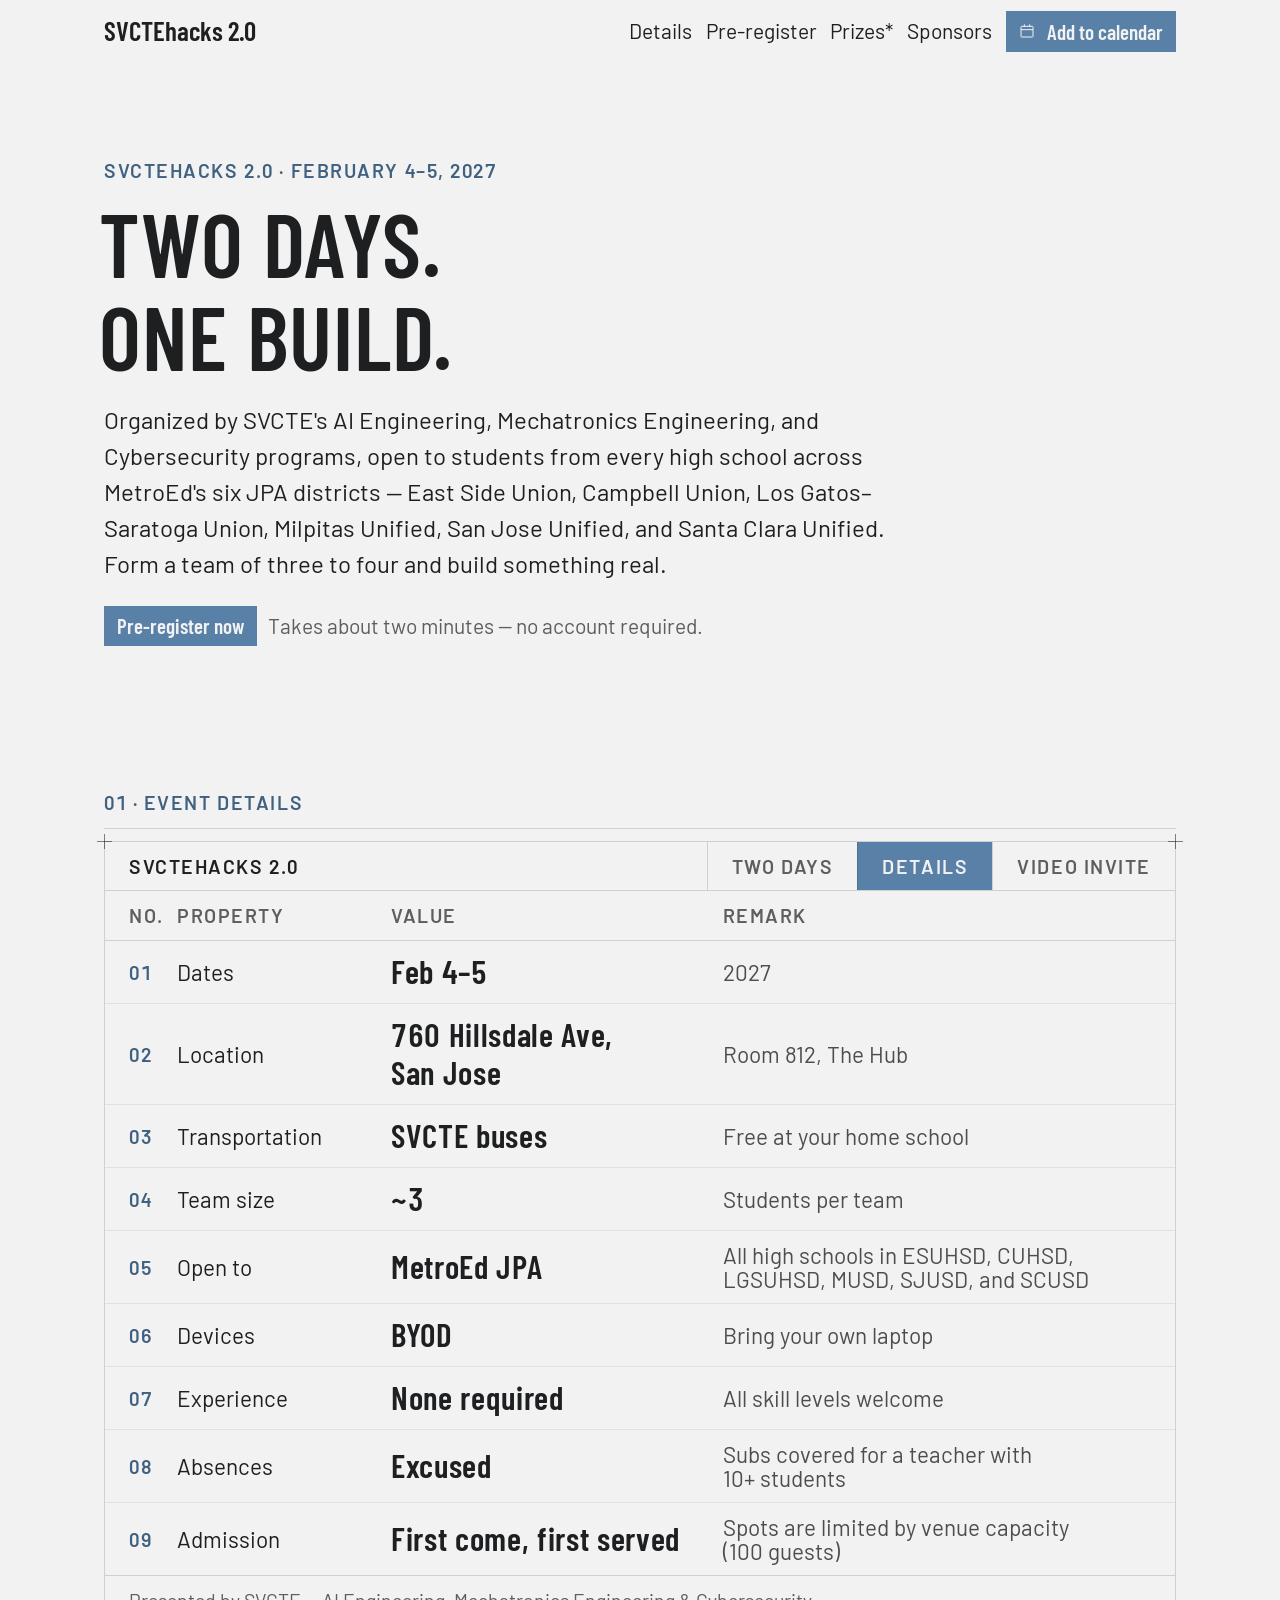
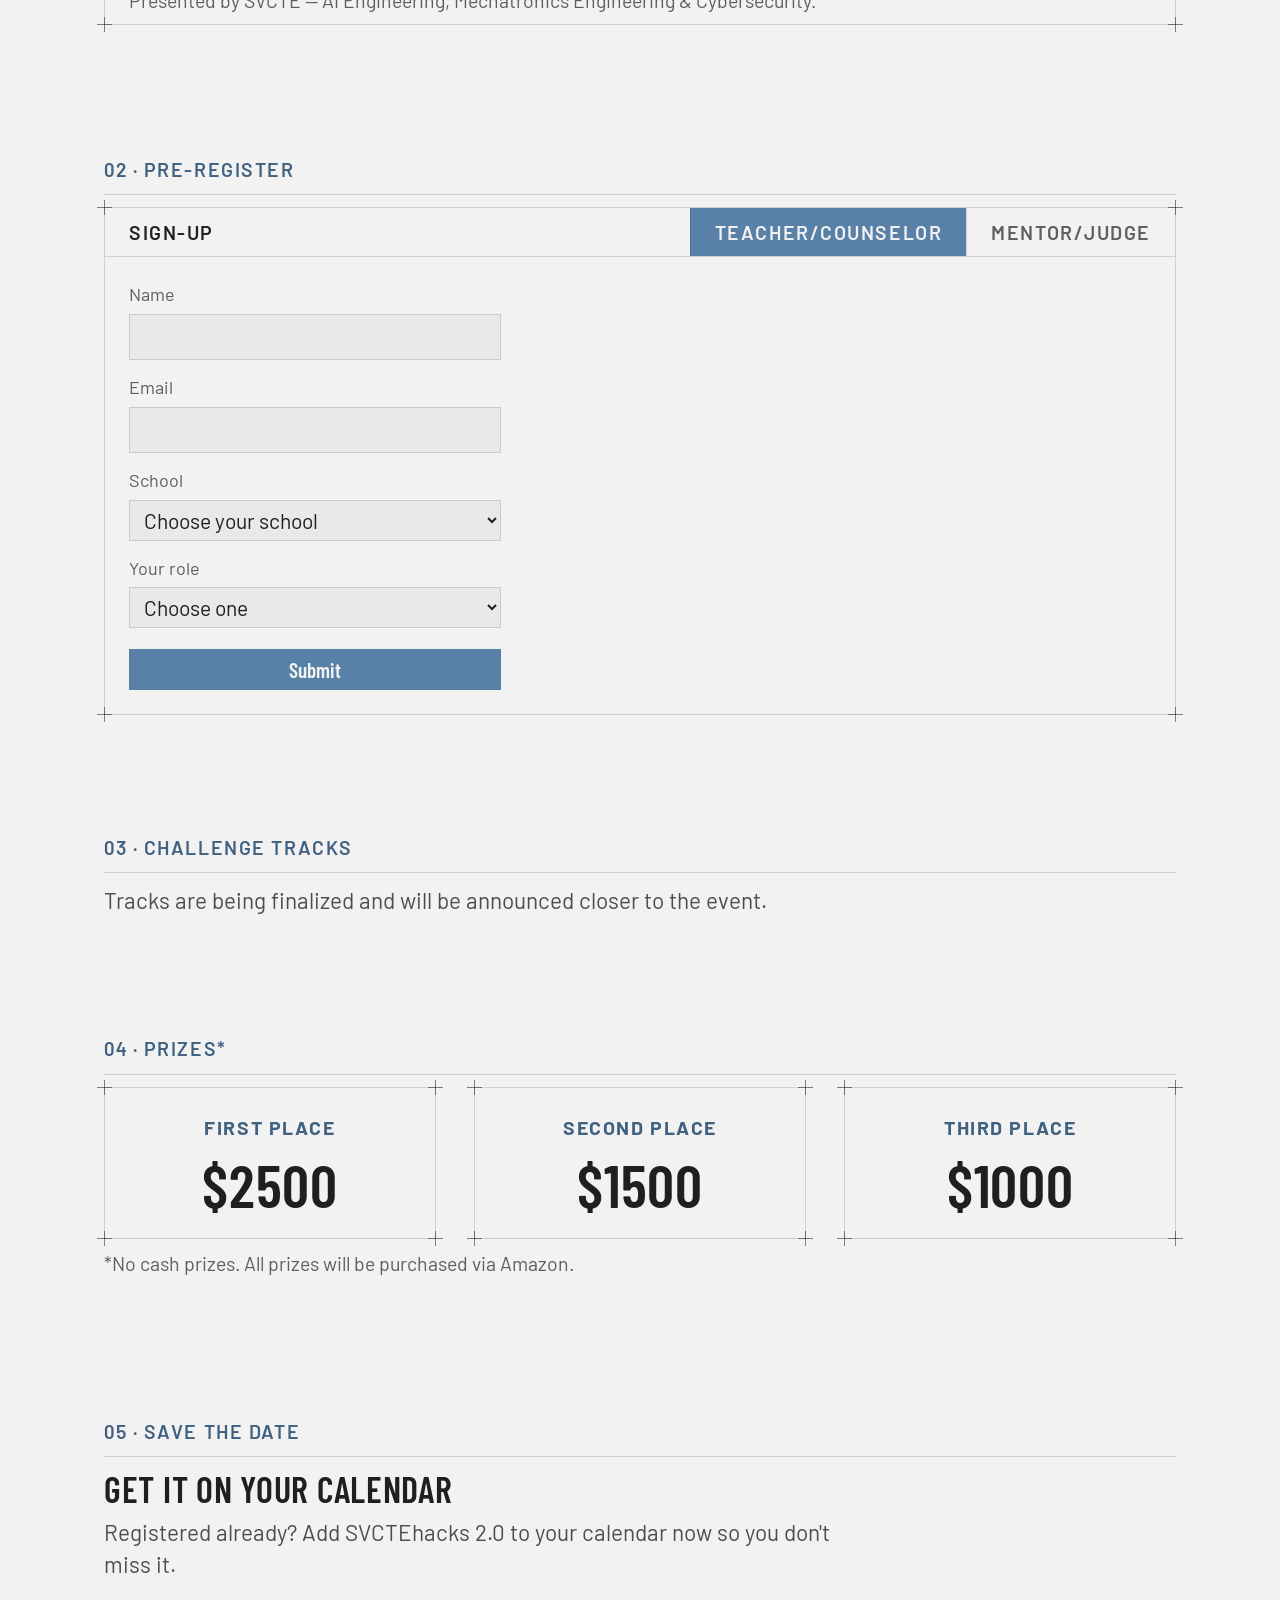
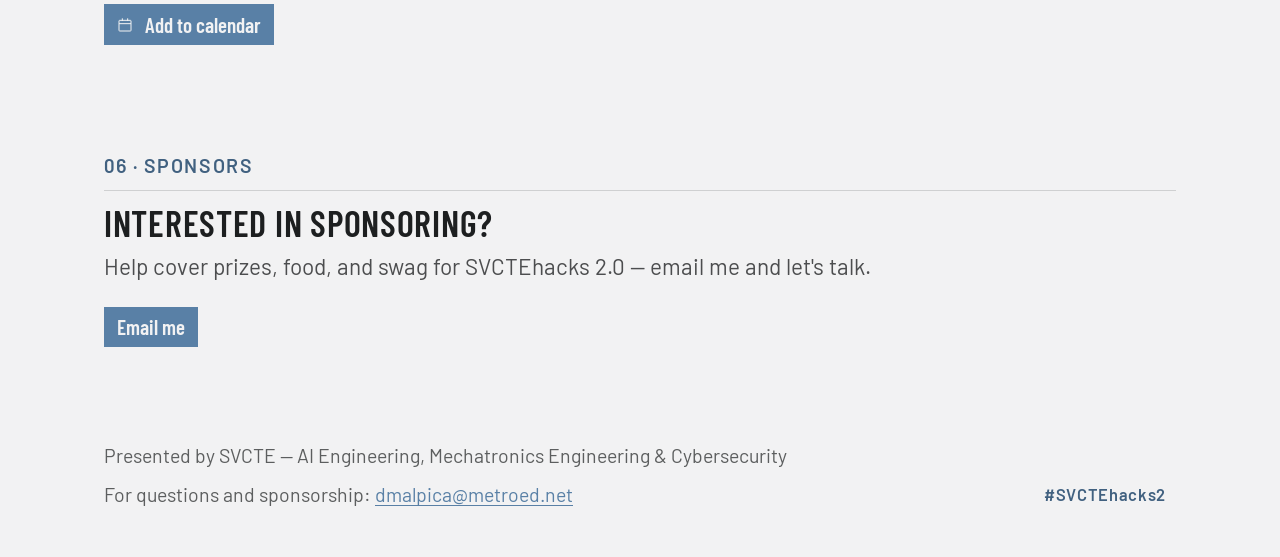
<file: index.html>
<!DOCTYPE html>
<html lang="en">
<head>
<meta charset="utf-8">
<meta name="viewport" content="width=device-width, initial-scale=1">
<title>SVCTEhacks 2.0</title>
<link rel="preconnect" href="https://fonts.googleapis.com">
<link rel="preconnect" href="https://fonts.gstatic.com" crossorigin>
<link href="https://fonts.googleapis.com/css2?family=Barlow:wght@400;500;700&family=Barlow+Condensed:wght@400;600&display=swap" rel="stylesheet">
<link rel="stylesheet" href="styles.css">
</head>
<body>

<nav class="nav">
  <span class="nav-brand">SVCTEhacks 2.0</span>
  <a href="#details" aria-current="location">Details</a>
  <a href="#pre-register">Pre-register</a>
  <a href="#prizes">Prizes*</a>
  <a href="#sponsors">Sponsors</a>
  <a target="_blank" rel="noopener" class="btn btn-primary" href="https://calendar.google.com/calendar/render?action=TEMPLATE&amp;text=SVCTEhacks+2.0&amp;dates=20270204T073000/20270204T154500&amp;recur=RRULE%3AFREQ%3DDAILY%3BCOUNT%3D2&amp;details=Presented+by+SVCTE+%E2%80%94+AI+Engineering%2C+Mechatronics+Engineering+%26+Cybersecurity.+Team+size%3A+3%E2%80%934.+BYOD.&amp;location=760+Hillsdale+Ave%2C+San+Jose%2C+CA+(Room+812%2C+The+Hub)&amp;ctz=America%2FLos_Angeles">
    <svg class="icon-cal" viewBox="0 0 24 24"><rect x="3" y="5" width="18" height="16" rx="1"></rect><line x1="3" y1="10" x2="21" y2="10"></line><line x1="8" y1="2" x2="8" y2="6"></line><line x1="16" y1="2" x2="16" y2="6"></line></svg>Add to calendar
  </a>
</nav>

<div class="wrap">

  <section class="hero">
    <span class="kicker">SVCTEhacks 2.0 · February 4–5, 2027</span>
    <h1 class="display"><span class="line">Two days.</span> <span class="line">One build.</span></h1>
    <p class="sub">Organized by SVCTE's AI Engineering, Mechatronics Engineering, and Cybersecurity programs, open to students from every high school across MetroEd's six JPA districts — East Side Union, Campbell Union, Los Gatos–Saratoga Union, Milpitas Unified, San Jose Unified, and Santa Clara Unified. Form a team of three to four and build something real.</p>
    <div class="row">
      <a href="#pre-register" class="btn btn-primary">Pre-register now</a>
      <span class="soon-note">Takes about two minutes — no account required.</span>
    </div>
  </section>

  <section class="sheet" id="details" aria-label="Event details">
    <span class="kicker">01 · Event details</span>
    <hr class="caption-rule">
    <div class="plate">
      <i class="corner tl"></i><i class="corner tr"></i><i class="corner bl"></i><i class="corner br"></i>
      <header class="title-block">
        <span class="tb-title">SVCTEhacks 2.0</span>
        <span class="tb-cell">Two days</span>
        <div class="tb-tabs" role="tablist" aria-label="Event details tabs">
          <button type="button" class="tb-tab" id="tab-details-btn" role="tab" aria-controls="tab-details-panel" aria-selected="true">Details</button>
          <button type="button" class="tb-tab" id="tab-video-btn" role="tab" aria-controls="tab-video-panel" aria-selected="false" tabindex="-1">Video invite</button>
        </div>
      </header>
      <div class="tab-panel" id="tab-details-panel" role="tabpanel" aria-labelledby="tab-details-btn">
        <table class="table spec">
          <colgroup><col class="c-num"><col class="c-prop"><col class="c-val"><col class="c-rem"></colgroup>
          <thead><tr><th scope="col">No.</th><th scope="col">Property</th><th scope="col">Value</th><th scope="col">Remark</th></tr></thead>
          <tbody>
            <tr><td class="s-num">01</td><td class="s-prop">Dates</td><td class="s-val">Feb 4–5</td><td class="s-rem">2027</td></tr>
            <tr><td class="s-num">02</td><td class="s-prop">Location</td><td class="s-val">760 Hillsdale Ave, San Jose</td><td class="s-rem">Room 812, The Hub</td></tr>
            <tr><td class="s-num">03</td><td class="s-prop">Transportation</td><td class="s-val">SVCTE buses</td><td class="s-rem">Free at your home school</td></tr>
            <tr><td class="s-num">04</td><td class="s-prop">Team size</td><td class="s-val">~3</td><td class="s-rem">Students per team</td></tr>
            <tr><td class="s-num">05</td><td class="s-prop">Open to</td><td class="s-val">MetroEd JPA</td><td class="s-rem">All high schools in ESUHSD, CUHSD, LGSUHSD, MUSD, SJUSD, and SCUSD</td></tr>
            <tr><td class="s-num">06</td><td class="s-prop">Devices</td><td class="s-val">BYOD</td><td class="s-rem">Bring your own laptop</td></tr>
            <tr><td class="s-num">07</td><td class="s-prop">Experience</td><td class="s-val">None required</td><td class="s-rem">All skill levels welcome</td></tr>
            <tr><td class="s-num">08</td><td class="s-prop">Absences</td><td class="s-val">Excused</td><td class="s-rem">Subs covered for a teacher with 10+ students</td></tr>
            <tr><td class="s-num">09</td><td class="s-prop">Admission</td><td class="s-val">First come, first served</td><td class="s-rem">Spots are limited by venue capacity (100 guests)</td></tr>
          </tbody>
        </table>
        <p class="sheet-note">Presented by SVCTE — AI Engineering, Mechatronics Engineering &amp; Cybersecurity.</p>
      </div>
      <div class="tab-panel" id="tab-video-panel" role="tabpanel" aria-labelledby="tab-video-btn" hidden>
        <div class="video-embed">
          <iframe src="https://drive.google.com/file/d/1wnL2YPRP2b8Q67NZZJpYlAL6P4nnTDyW/preview" allow="autoplay" allowfullscreen loading="lazy" title="SVCTEhacks 2.0 video invite"></iframe>
        </div>
      </div>
    </div>
  </section>

  <section class="sheet" id="pre-register" aria-label="Pre-registration">
    <span class="kicker">02 · Pre-register</span>
    <hr class="caption-rule">
    <div class="plate">
      <i class="corner tl"></i><i class="corner tr"></i><i class="corner bl"></i><i class="corner br"></i>
      <header class="title-block">
        <span class="tb-title">Sign-up</span>
        <div class="tb-tabs" role="tablist" aria-label="Pre-registration tabs">
          <button type="button" class="tb-tab" id="tab-interest-btn" role="tab" aria-controls="tab-interest-panel" aria-selected="true">Teacher/Counselor</button>
          <button type="button" class="tb-tab" id="tab-mentor-btn" role="tab" aria-controls="tab-mentor-panel" aria-selected="false" tabindex="-1">Mentor/Judge</button>
        </div>
      </header>
      <div class="tab-panel" id="tab-interest-panel" role="tabpanel" aria-labelledby="tab-interest-btn">
        <form class="reg-form" id="reg-form" action="https://docs.google.com/forms/d/e/1FAIpQLSfO6ribWVjXByzqpLZB1OcI2Eb27AE6U26byu3oRKLkeKLzAw/formResponse" method="POST" target="hidden_iframe">
          <div class="field">
            <label for="reg-name">Name</label>
            <input class="input" type="text" id="reg-name" name="entry.893244931" autocomplete="name" required>
          </div>
          <div class="field">
            <label for="reg-email">Email</label>
            <input class="input" type="email" id="reg-email" name="entry.1151241553" autocomplete="email" required>
          </div>
          <div class="field">
            <label for="reg-school">School</label>
            <select class="input" id="reg-school" name="entry.1630946748" required>
              <option value="" disabled selected>Choose your school</option>
              <option>Abraham Lincoln High School</option>
              <option>Accel Middle College</option>
              <option>Andrew P. Hill High School</option>
              <option>Apollo High School</option>
              <option>Boynton High School</option>
              <option>Branham High School</option>
              <option>Broadway High School</option>
              <option>Calaveras Hills High School</option>
              <option>Calero High School</option>
              <option>Del Mar High School</option>
              <option>Evergreen Valley High School</option>
              <option>Foothill High School</option>
              <option>Gunderson High School</option>
              <option>Independence High School</option>
              <option>James Lick High School</option>
              <option>Leigh High School</option>
              <option>Leland High School</option>
              <option>Liberty Alternative School</option>
              <option>Los Gatos High School</option>
              <option>MacDonald High School</option>
              <option>Middle College High School</option>
              <option>Milpitas High School</option>
              <option>Mission Early College High School</option>
              <option>Mt. Pleasant High School</option>
              <option>New Valley High School</option>
              <option>Oak Grove High School</option>
              <option>Pegasus High School</option>
              <option>Phoenix High School</option>
              <option>Piedmont Hills High School</option>
              <option>Pioneer High School</option>
              <option>Prospect High School</option>
              <option>San José High School</option>
              <option>Santa Clara High School</option>
              <option>Santa Teresa High School</option>
              <option>Saratoga High School</option>
              <option>Silver Creek High School</option>
              <option>Westmont High School</option>
              <option>Wilcox High School</option>
              <option>William C. Overfelt High School</option>
              <option>Willow Glen High School</option>
              <option>Wilson High School</option>
              <option>Yerba Buena High School</option>
            </select>
          </div>
          <div class="field">
            <label for="reg-role">Your role</label>
            <select class="input" id="reg-role" name="entry.1387347666" required>
              <option value="" disabled selected>Choose one</option>
              <option value="teacher">Teacher</option>
              <option value="counselor">Counselor</option>
            </select>
          </div>
          <button type="submit" class="btn btn-primary btn-block">Submit</button>
        </form>
        <p class="reg-confirm" id="reg-confirm" hidden>You're on the list — we'll email you when full registration opens.</p>
      </div>
      <div class="tab-panel" id="tab-mentor-panel" role="tabpanel" aria-labelledby="tab-mentor-btn" hidden>
        <form class="reg-form" id="mentor-form" action="https://docs.google.com/forms/d/e/1FAIpQLScSUPK-pxGabUH1_93mS_tmVg9E6kI5ioi6w-nyqW_McXO7DQ/formResponse" method="POST" target="hidden_iframe">
          <div class="field">
            <label for="mentor-name">Name</label>
            <input class="input" type="text" id="mentor-name" name="entry.1496105788" autocomplete="name" required>
          </div>
          <div class="field">
            <label for="mentor-email">Email</label>
            <input class="input" type="email" id="mentor-email" name="entry.1998362244" autocomplete="email" required>
          </div>
          <div class="field">
            <label for="mentor-phone">Phone number</label>
            <input class="input" type="tel" id="mentor-phone" name="entry.205801974" autocomplete="tel" required>
          </div>
          <fieldset class="field">
            <legend>February 4 shifts <span class="legend-hint">(select all that apply)</span></legend>
            <div class="radio-stack">
              <label class="radio"><input type="checkbox" name="entry.2137397113" value="7:30 - 9:30 a.m. (Mentoring)"><span class="dot"></span>7:30 – 9:30 a.m. (Mentoring)</label>
              <label class="radio"><input type="checkbox" name="entry.2137397113" value="9:30 - 11:30 a.m. (Mentoring)"><span class="dot"></span>9:30 – 11:30 a.m. (Mentoring)</label>
              <label class="radio"><input type="checkbox" name="entry.2137397113" value="11:45 a.m. - 1:45 p.m. (Mentoring)"><span class="dot"></span>11:45 a.m. – 1:45 p.m. (Mentoring)</label>
              <label class="radio"><input type="checkbox" name="entry.2137397113" value="1:45 p.m. - 3:45 p.m. (Mentoring)"><span class="dot"></span>1:45 – 3:45 p.m. (Mentoring)</label>
            </div>
          </fieldset>
          <fieldset class="field">
            <legend>February 5 shifts <span class="legend-hint">(select all that apply)</span></legend>
            <div class="radio-stack">
              <label class="radio"><input type="checkbox" name="entry.1308196606" value="7:30 - 9:30 a.m. (Mentoring)"><span class="dot"></span>7:30 – 9:30 a.m. (Mentoring)</label>
              <label class="radio"><input type="checkbox" name="entry.1308196606" value="9:30 - 11:30 a.m. (Mentoring)"><span class="dot"></span>9:30 – 11:30 a.m. (Mentoring)</label>
              <label class="radio"><input type="checkbox" name="entry.1308196606" value="11:45 a.m. - 1:45 p.m. (Mentoring/Judging)"><span class="dot"></span>11:45 a.m. – 1:45 p.m. (Mentoring/Judging)</label>
              <label class="radio"><input type="checkbox" name="entry.1308196606" value="1:45 - 3:45  p.m. (Judging)"><span class="dot"></span>1:45 – 3:45 p.m. (Judging)</label>
            </div>
          </fieldset>
          <p class="form-error" role="alert" hidden>Select at least one shift on either day.</p>
          <button type="submit" class="btn btn-primary btn-block">Submit</button>
        </form>
        <p class="reg-confirm" id="mentor-confirm" hidden>You're signed up — we'll follow up with shift details.</p>
      </div>
    </div>
  </section>
  <iframe name="hidden_iframe" id="hidden_iframe" title="Registration submission target" style="display:none;"></iframe>

  <section class="tracks">
    <span class="kicker">03 · Challenge tracks</span>
    <hr class="caption-rule">
    <p class="note">Tracks are being finalized and will be announced closer to the event.</p>
  </section>

  <section class="prizes-section" id="prizes">
    <span class="kicker">04 · Prizes*</span>
    <hr class="caption-rule">
    <div class="cells">
      <div class="cell-frame">
        <i class="corner tl"></i><i class="corner tr"></i><i class="corner bl"></i><i class="corner br"></i>
        <p class="place">First place</p>
        <p class="amount">$2500</p>
      </div>
      <div class="cell-frame">
        <i class="corner tl"></i><i class="corner tr"></i><i class="corner bl"></i><i class="corner br"></i>
        <p class="place">Second place</p>
        <p class="amount">$1500</p>
      </div>
      <div class="cell-frame">
        <i class="corner tl"></i><i class="corner tr"></i><i class="corner bl"></i><i class="corner br"></i>
        <p class="place">Third place</p>
        <p class="amount">$1000</p>
      </div>
    </div>
    <p class="sheet-note" style="border-top:0;padding-left:0;">*No cash prizes. All prizes will be purchased via Amazon.</p>
  </section>

  <section class="close" id="calendar">
    <span class="kicker">05 · Save the date</span>
    <hr class="caption-rule">
    <h3>Get it on your calendar</h3>
    <p class="sub">Registered already? Add SVCTEhacks 2.0 to your calendar now so you don't miss it.</p>
    <div class="row">
      <a target="_blank" rel="noopener" class="btn btn-primary" href="https://calendar.google.com/calendar/render?action=TEMPLATE&amp;text=SVCTEhacks+2.0&amp;dates=20270204T073000/20270204T154500&amp;recur=RRULE%3AFREQ%3DDAILY%3BCOUNT%3D2&amp;details=Presented+by+SVCTE+%E2%80%94+AI+Engineering%2C+Mechatronics+Engineering+%26+Cybersecurity.+Team+size%3A+3%E2%80%934.+BYOD.&amp;location=760+Hillsdale+Ave%2C+San+Jose%2C+CA+(Room+812%2C+The+Hub)&amp;ctz=America%2FLos_Angeles">
        <svg class="icon-cal" viewBox="0 0 24 24"><rect x="3" y="5" width="18" height="16" rx="1"></rect><line x1="3" y1="10" x2="21" y2="10"></line><line x1="8" y1="2" x2="8" y2="6"></line><line x1="16" y1="2" x2="16" y2="6"></line></svg>Add to calendar
      </a>
    </div>
  </section>

  <section class="close" id="sponsors">
    <span class="kicker">06 · Sponsors</span>
    <hr class="caption-rule">
    <h3>Interested in sponsoring?</h3>
    <p class="sub">Help cover prizes, food, and swag for SVCTEhacks 2.0 — email me and let's talk.</p>
    <div class="row">
      <a class="btn btn-primary" href="mailto:dmalpica@metroed.net?subject=SVCTEhacks%202.0%20Sponsorship">Email me</a>
    </div>
  </section>

  <footer>
    <span>Presented by SVCTE — AI Engineering, Mechatronics Engineering &amp; Cybersecurity</span>
    <span>For questions and sponsorship: <a href="mailto:dmalpica@metroed.net">dmalpica@metroed.net</a></span>
    <span class="tag">#SVCTEhacks2</span>
  </footer>
</div>

<script src="script.js"></script>
</body>
</html>
</file>
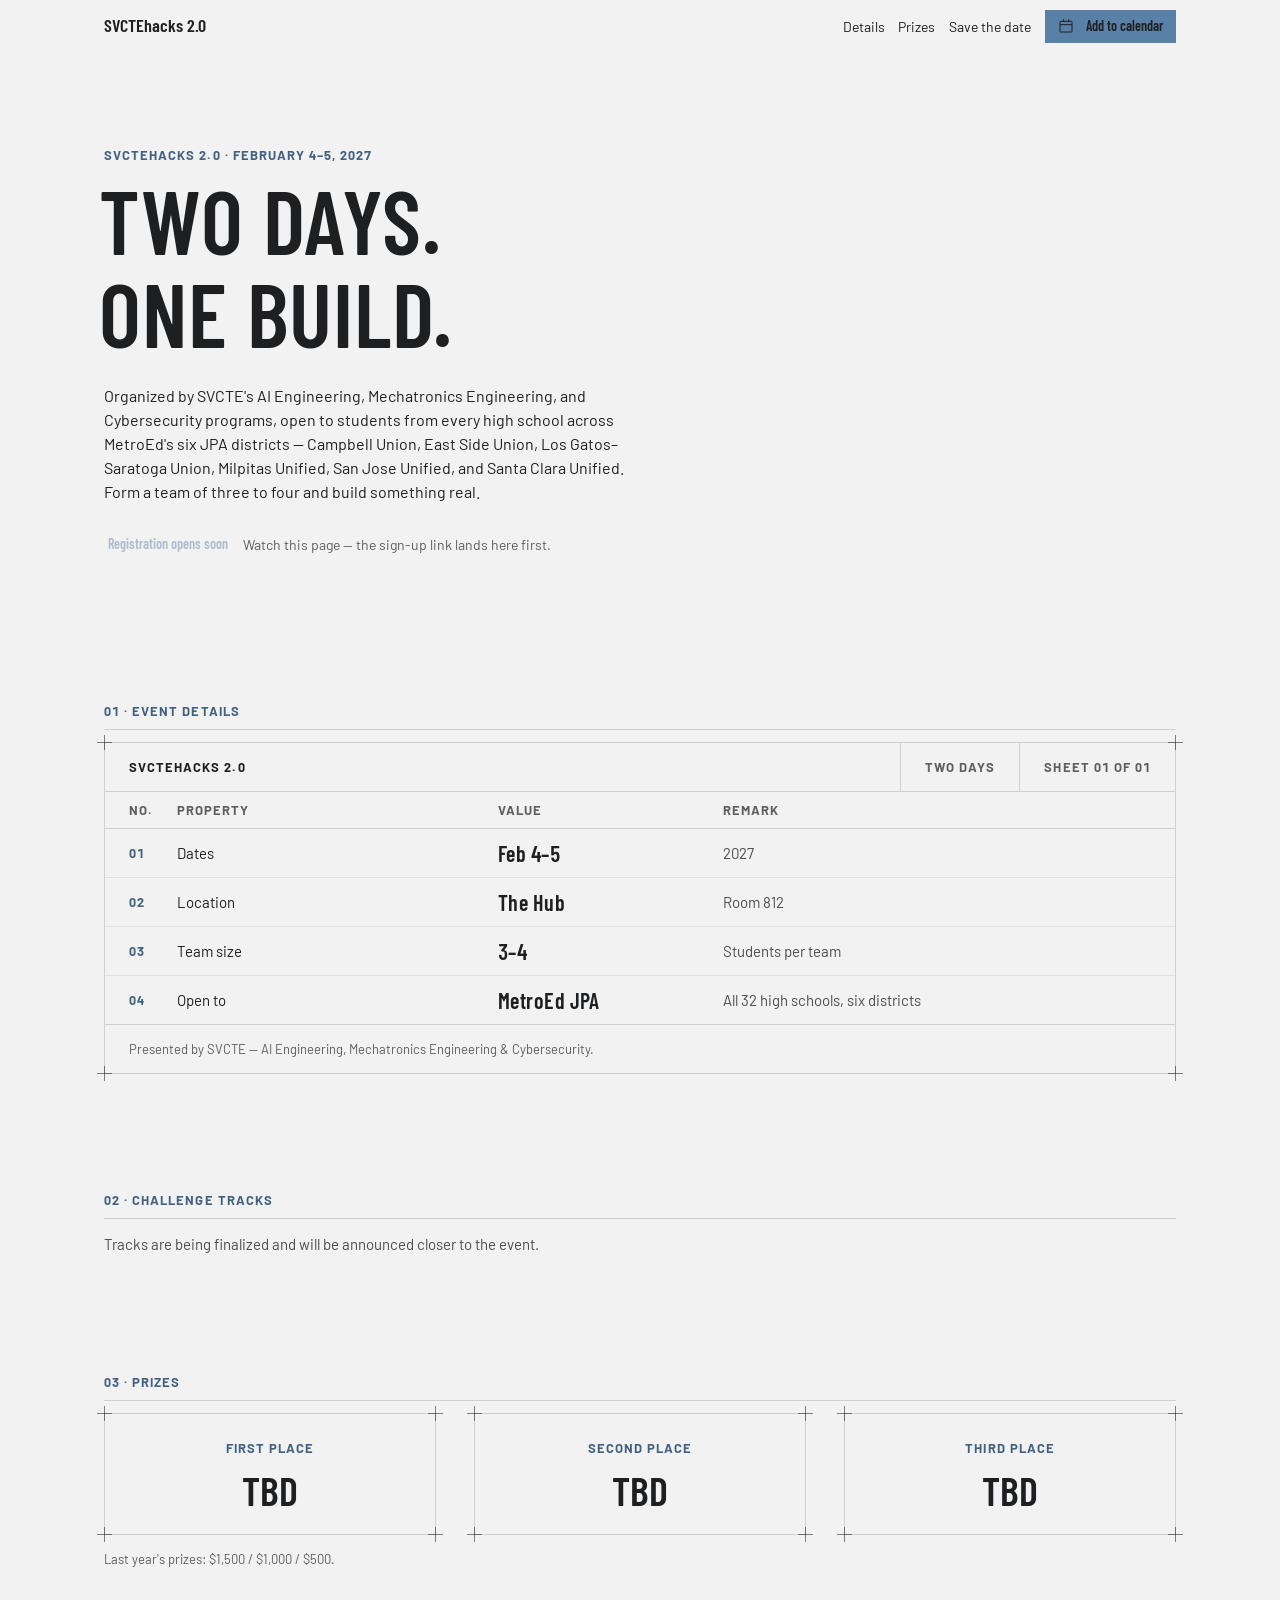
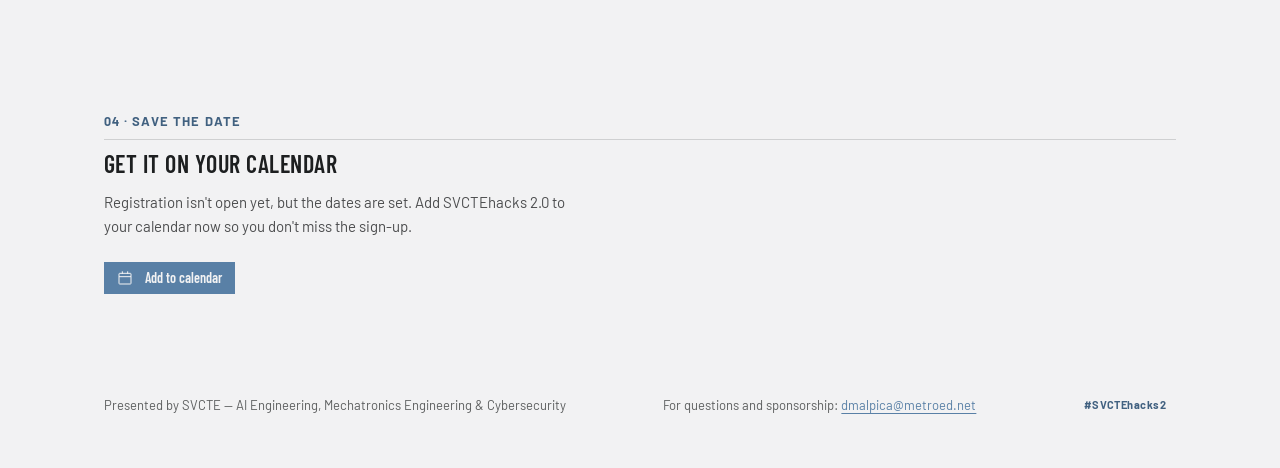
<file: SVCTEhacks2-landing.html>
<!DOCTYPE html>
<html>
<head>
  <meta charset="utf-8">
  <title>SVCTEhacks 2.0</title>
  <style>
    * { margin: 0; padding: 0; box-sizing: border-box; }
    body { background: #f2f2f3; display: flex; align-items: center; justify-content: center; min-height: 100vh; font-family: -apple-system, BlinkMacSystemFont, sans-serif; }
    #__bundler_loading { position: fixed; bottom: 20px; right: 20px; font: 13px/1.4 -apple-system, BlinkMacSystemFont, sans-serif; color: #666; background: #fff; padding: 8px 14px; border-radius: 8px; box-shadow: 0 1px 4px rgba(0,0,0,0.12); z-index: 10000; }
    #__bundler_thumbnail { position: fixed; inset: 0; width: 100%; height: 100%; display: flex; align-items: center; justify-content: center; background: #f2f2f3; z-index: 9999; }
    #__bundler_thumbnail svg { width: 100%; height: 100%; object-fit: contain; }
    #__bundler_placeholder { color: #999; font-size: 14px; }
  </style>
  <noscript>
    <style>#__bundler_loading { display: none; }</style>
    <div style="position:fixed;bottom:12px;left:12px;font:13px/1.4 -apple-system,BlinkMacSystemFont,sans-serif;color:#999;background:rgba(255,255,255,0.9);padding:6px 12px;border-radius:6px;box-shadow:0 1px 4px rgba(0,0,0,0.08);z-index:10000;">
      This page requires JavaScript to display.
    </div>
  </noscript>
</head>
<body>
  <div id="__bundler_thumbnail">
  <svg viewBox="0 0 120 120" xmlns="http://www.w3.org/2000/svg">
    <rect width="120" height="120" fill="#f2f2f3"></rect>
    <text x="60" y="68" font-family="sans-serif" font-size="30" font-weight="700" fill="#5980a6" text-anchor="middle">SH</text>
  </svg>
</div>
  <div id="__bundler_loading">Unpacking...</div>

  <script>
    
document.addEventListener('DOMContentLoaded', async function() {
  const loading = document.getElementById('__bundler_loading');
  function setStatus(msg) { if (loading) loading.textContent = msg; }

  const FONT_MIME = /^(font[/]|application[/](x-)?font-|application[/]vnd\.ms-fontobject)/i;
  const MIME_TOKEN = /^[\w.+-]+[/][\w.+-]+$/;
  function toBase64(bytes) {
    let bin = '';
    for (let i = 0; i < bytes.length; i += 0x8000) {
      bin += String.fromCharCode.apply(null, bytes.subarray(i, i + 0x8000));
    }
    return btoa(bin);
  }

  // Error sink persists across replaceWith since it's on window, not the DOM.
  window.addEventListener('error', function(e) {
    // Failed resource loads (CSP-blocked links, scripts, images) fire plain
    // events at the element — warn only; real JS errors carry message/error.
    if (!e.message && !e.error && e.target && e.target !== window) {
      console.warn('[bundle] resource failed to load:',
        e.target.tagName, String(e.target.src || e.target.href || ''));
      return;
    }
    var p = document.body || document.documentElement;
    var d = document.getElementById('__bundler_err') || p.appendChild(document.createElement('div'));
    d.id = '__bundler_err';
    d.style.cssText = 'position:fixed;bottom:12px;left:12px;right:12px;font:12px/1.4 ui-monospace,monospace;background:#2a1215;color:#ff8a80;padding:10px 14px;border-radius:8px;border:1px solid #5c2b2e;z-index:99999;white-space:pre-wrap;max-height:40vh;overflow:auto';
    d.textContent = (d.textContent ? d.textContent + String.fromCharCode(10) : '') +
      '[bundle] ' + (e.message || e.type) +
      (e.filename ? ' (' + e.filename.slice(0, 60) + ':' + e.lineno + ')' : '');
  }, true);

  try {
    const manifestEl = document.querySelector('script[type="__bundler/manifest"]');
    const templateEl = document.querySelector('script[type="__bundler/template"]');
    if (!manifestEl || !templateEl) {
      setStatus('Error: missing bundle data');
      console.error('[bundler] Missing script tags — manifestEl:', !!manifestEl, 'templateEl:', !!templateEl);
      return;
    }

    const manifest = JSON.parse(manifestEl.textContent);
    let template = JSON.parse(templateEl.textContent);

    // Nested page bundles (iframe targets). Each ships ONCE, in the ROOT
    // document's manifest; frame srcs carry an about:blank#<uuid> marker
    // instead of a substitutable uuid. Every document mints the blobs for
    // its OWN frames — from local text at the root, or text obtained from
    // its DIRECT parent over the relay protocol below — so each frame
    // navigation stays same-origin with its initiator and a deduped page
    // loads at any depth on any host, including a file:// download's
    // opaque origins (where a blob minted by one document cannot be
    // navigated to by another).
    const pageOrderEl = document.querySelector('script[type="__bundler/page_order"]');
    const pageOrder = pageOrderEl ? JSON.parse(pageOrderEl.textContent) : [];
    const pageSet = new Set(pageOrder);
    const pageTexts = {};

    // ── Nested-page text protocol (parent-chain relay) ──
    // Page bundles ship once, in the ROOT document's manifest. Every
    // document mints the blobs for its OWN frames, obtaining page text
    // through a strict parent-chain relay: a document only ever SENDS to
    // its direct parent (which, for every document the publisher's own
    // runtime minted, is another publisher document) and only ACCEPTS
    // text from that direct parent; requests from below are honored only
    // for the document's own child frames, and the ROOT never sends
    // upward at all. That last rule is load-bearing: the artifact host's
    // frame-ancestors allows claude.ai (and friends) to frame an
    // artifact, so window.top can be a FOREIGN document — a top-addressed
    // protocol would hand page uuids to that ancestor and accept forged
    // "page text" from it, minting attacker HTML as an artifact-origin
    // blob document. The chain never touches the ancestor: requests stop
    // at the root, replies are origin-addressed per hop (never '*' when
    // an origin exists), and both directions are origin-gated (on https
    // a foreign sender's origin can never equal this document's; in
    // opaque contexts — file:// — everything serializes as 'null', where
    // an embedded EXTERNAL frame still fails the gate by carrying its
    // own real origin, and a sandboxed child of such a frame is excluded
    // by the own-child-frames check plus uuid unguessability). Shape is
    // deny-by-default: one request form, one reply form, no error
    // replies.
    // window.origin is the SERIALIZED SECURITY origin ('null' in opaque
    // contexts such as a sandboxed preview iframe) — location.origin is
    // computed from the URL and stays 'https://…' even when the document
    // is sandboxed, which would misgate every opaque chain.
    const OWN_TARGET = /^https?:[/][/]/.test(window.origin || '')
      ? window.origin
      : '*';
    function trustedOrigin(e) {
      if (e.origin === window.origin) return true; // https chains; opaque==opaque
      // file:// trees: Chrome serializes the file document's origin as
      // 'file://' while the blob: documents it mints serialize as 'null',
      // so the two legitimate shapes can never string-match — accept the
      // pair in both directions. https origins never serialize as either,
      // and sender identity (own child frame / direct parent) is checked
      // separately.
      return (
        (e.origin === 'null' &&
          (window.origin === 'file://' ||
            window.location.protocol === 'file:')) ||
        (/^file:/.test(e.origin) && window.origin === 'null')
      );
    }
    // Non-empty only in the root document (nested bundles ship an empty
    // island), so it doubles as the root marker: the root answers from
    // local text and treats a miss as authoritative — never relaying to
    // its (possibly foreign) parent.
    const isPageRoot = pageOrder.length > 0;
    const blobUrls = {};
    const resourceBlobs = {};
    const UUID_SHAPE = /^[0-9a-f]{8}-[0-9a-f]{4}-[0-9a-f]{4}-[0-9a-f]{4}-[0-9a-f]{12}$/;
    const pendingFrames = {}; // uuid -> [{el, frag}] awaiting text for own frames
    const pendingRelays = {}; // uuid -> [childWindow] awaiting text to pass down
    function mountPage(el, frag, text) {
      const pageBlob = new Blob([text], { type: 'text/html' });
      const u = URL.createObjectURL(pageBlob);
      resourceBlobs[u] = pageBlob;
      el.src = u + frag;
    }
    function deliverPage(uuid, text) {
      const frames = pendingFrames[uuid];
      delete pendingFrames[uuid];
      if (frames) for (const f of frames) mountPage(f.el, f.frag, text);
      const relays = pendingRelays[uuid];
      delete pendingRelays[uuid];
      if (relays) {
        for (const cw of relays) {
          try { cw.postMessage({ __bundler_page: uuid, __bundler_text: text }, OWN_TARGET); } catch (err) { /* gone */ }
        }
      }
    }
    function ownFrameWindows() {
      const out = [];
      for (const f of Array.from(document.querySelectorAll('iframe'))) {
        try { if (f.contentWindow) out.push(f.contentWindow); } catch (err) { /* detached */ }
      }
      return out;
    }
    window.addEventListener('message', function (e) {
      const d = e.data;
      if (!d || typeof d !== 'object' || !e.source) return;
      // Origin gate first; the structural checks below (own-child-frames
      // for requests, direct-parent + solicited-uuid for replies, the
      // root's never-relay rule) are what hold in fully opaque chains
      // where origin strings can't discriminate — a sandboxed root's
      // FOREIGN wrapper still fails all three even though both serialize
      // as real-vs-'null' rather than matching.
      if (!trustedOrigin(e)) return;
      if (typeof d.__bundler_need === 'string' && UUID_SHAPE.test(d.__bundler_need)) {
        // Requests are honored only for this document's own child frames.
        if (ownFrameWindows().indexOf(e.source) < 0) return;
        const uuid = d.__bundler_need;
        const text = pageTexts[uuid];
        if (typeof text === 'string') {
          try { e.source.postMessage({ __bundler_page: uuid, __bundler_text: text }, OWN_TARGET); } catch (err) { /* gone */ }
          return;
        }
        if (isPageRoot || window.parent === window) return; // authoritative miss
        const waiting = pendingRelays[uuid];
        if (waiting) {
          if (waiting.indexOf(e.source) < 0) waiting.push(e.source);
          return;
        }
        // Never-answered uuids would otherwise accumulate forever under a
        // request spray; past the cap (far above any real page count) new
        // relays are dropped rather than remembered.
        if (Object.keys(pendingRelays).length >= 128) return;
        pendingRelays[uuid] = [e.source];
        window.parent.postMessage({ __bundler_need: uuid }, OWN_TARGET);
      } else if (
        typeof d.__bundler_page === 'string' &&
        UUID_SHAPE.test(d.__bundler_page) &&
        typeof d.__bundler_text === 'string'
      ) {
        // The shape test is load-bearing beyond tidiness: the solicited
        // check below uses the in operator, which matches prototype keys
        // ('__proto__', 'constructor') — an unshaped key would reach
        // deliverPage and throw, painting the error banner.
        // Text is accepted only from the direct parent — the document
        // that minted this one.
        if (e.source !== window.parent || window.parent === window) return;
        if (!(d.__bundler_page in pendingFrames) && !(d.__bundler_page in pendingRelays)) return;
        deliverPage(d.__bundler_page, d.__bundler_text);
      }
    });

    const uuids = Object.keys(manifest);
    setStatus('Unpacking ' + uuids.length + ' assets...');

    await Promise.all(uuids.map(async (uuid) => {
      const entry = manifest[uuid];
      try {
        const binaryStr = atob(entry.data);
        const bytes = new Uint8Array(binaryStr.length);
        for (let i = 0; i < binaryStr.length; i++) bytes[i] = binaryStr.charCodeAt(i);

        let finalBytes = bytes;
        if (entry.compressed) {
          if (typeof DecompressionStream !== 'undefined') {
            const ds = new DecompressionStream('gzip');
            const writer = ds.writable.getWriter();
            const reader = ds.readable.getReader();
            writer.write(bytes);
            writer.close();
            const chunks = [];
            let totalLen = 0;
            while (true) {
              const { done, value } = await reader.read();
              if (done) break;
              chunks.push(value);
              totalLen += value.length;
            }
            finalBytes = new Uint8Array(totalLen);
            let offset = 0;
            for (const chunk of chunks) { finalBytes.set(chunk, offset); offset += chunk.length; }
          } else {
            console.warn('DecompressionStream not available, asset ' + uuid + ' may not render');
          }
        }

        if (pageSet.has(uuid)) {
          pageTexts[uuid] = new TextDecoder().decode(finalBytes);
          return;
        }
        if (FONT_MIME.test(entry.mime) && MIME_TOKEN.test(entry.mime)) {
          // Strict artifact hosts allow font-src data: but not blob:.
          blobUrls[uuid] = 'data:' + entry.mime + ';base64,' +
            (entry.compressed ? toBase64(finalBytes) : entry.data);
        } else {
          const blob = new Blob([finalBytes], { type: entry.mime });
          blobUrls[uuid] = URL.createObjectURL(blob);
          resourceBlobs[blobUrls[uuid]] = blob;
        }
      } catch (err) {
        console.error('Failed to decode asset ' + uuid + ':', err);
        const blob = new Blob([], { type: entry.mime });
        blobUrls[uuid] = URL.createObjectURL(blob);
        resourceBlobs[blobUrls[uuid]] = blob;
      }
    }));

    const extResEl = document.querySelector('script[type="__bundler/ext_resources"]');
    const extResources = extResEl ? JSON.parse(extResEl.textContent) : [];
    const resourceMap = {};
    for (const entry of extResources) {
      if (blobUrls[entry.uuid]) resourceMap[entry.id] = blobUrls[entry.uuid];
    }

    // Artifact-host CSP (connect-src 'self') refuses fetch() of blob: URLs —
    // consumers read these Blobs directly. Survives the swap like the error sink.
    window.__resourceBlobs = resourceBlobs;

    setStatus('Rendering...');
    // Page uuids have no blob here — they ride inside about:blank#<uuid>
    // frame markers the pass below resolves after the swap.
    for (const uuid of uuids) {
      if (pageSet.has(uuid)) continue;
      template = template.split(uuid).join(blobUrls[uuid]);
    }

    // Strip integrity + crossorigin — blob URLs from a file:// document inherit
    // a null origin, so crossorigin forces a CORS fetch that SRI then rejects.
    // The manifest bytes are ours; SRI protects against CDN compromise, not this.
    template = template.replace(/\s+integrity="[^"]*"/gi, '').replace(/\s+crossorigin="[^"]*"/gi, '');

    const resourceScript = '<script>window.__resources = ' +
      JSON.stringify(resourceMap).replace(/<\//g, '<\\/') +
      ';</' + 'script>';
    // Inject after <head> so the DOCTYPE stays first; prepending the script
    // would push the parser into quirks mode. DOMParser always emits a <head>
    // (synthesizing one if the source HTML omitted it) but may carry
    // attributes through, so match the full opening tag. slice() rather than
    // replace() keeps us clear of $-pattern substitution in resourceScript.
    const headOpen = template.match(/<head[^>]*>/i);
    if (headOpen) {
      const i = headOpen.index + headOpen[0].length;
      template = template.slice(0, i) + resourceScript + template.slice(i);
    }

    // Parse the template and swap the root element. Scripts inserted via
    // DOMParser/replaceWith are inert per spec — re-create each with
    // createElement so they execute, awaiting onload for src scripts to
    // preserve ordering (React before ReactDOM before Babel before text/babel).
    const doc = new DOMParser().parseFromString(template, 'text/html');
    document.documentElement.replaceWith(doc.documentElement);

    // Resolve page-frame markers: mint this document's own blob for each
    // framed page — from local text when this is the root, otherwise by
    // asking the direct parent over the relay protocol above. An
    // unanswered request leaves the frame on about:blank, the same
    // degraded state as a refused embed.
    {
      const MARKER = /^about:blank#([0-9a-f]{8}-[0-9a-f]{4}-[0-9a-f]{4}-[0-9a-f]{4}-[0-9a-f]{12})(#.*)?$/;
      const needed = [];
      for (const el of Array.from(document.querySelectorAll('iframe'))) {
        const m = MARKER.exec(el.getAttribute('src') || '');
        if (!m) continue;
        const text = pageTexts[m[1]];
        if (typeof text === 'string') {
          mountPage(el, m[2] || '', text);
        } else if (window.parent !== window && !isPageRoot) {
          const had = pendingFrames[m[1]];
          (pendingFrames[m[1]] = had || []).push({ el: el, frag: m[2] || '' });
          if (!had) needed.push(m[1]);
        }
      }
      for (const uuid of needed) {
        window.parent.postMessage({ __bundler_need: uuid }, OWN_TARGET);
      }
    }

    const dead = Array.from(document.scripts);
    for (const old of dead) {
      const s = document.createElement('script');
      for (const a of old.attributes) s.setAttribute(a.name, a.value);
      s.textContent = old.textContent;
      // text/babel scripts with a src: read and inline. transformScriptTags
      // does XHR against the src, but blob:null/ from a file:// origin is
      // silently dropped. Inlining makes it a plain inline babel script,
      // which transformScriptTags handles unconditionally.
      if ((s.type === 'text/babel' || s.type === 'text/jsx') && s.src) {
        const pre = resourceBlobs[s.src.split('#')[0]];
        s.textContent = pre ? await pre.text() : await (await fetch(s.src)).text();
        s.removeAttribute('src');
      }
      const p = s.src ? new Promise(function(r) { s.onload = s.onerror = r; }) : null;
      old.replaceWith(s);
      if (p) await p;
    }
    // Babel standalone auto-transforms type=text/babel on DOMContentLoaded,
    // which fired before we swapped the document. Trigger manually if present.
    if (window.Babel && typeof window.Babel.transformScriptTags === 'function') {
      window.Babel.transformScriptTags();
    }
  } catch (err) {
    setStatus('Error unpacking: ' + err.message);
    console.error('Bundle unpack error:', err);
  }
});

  </script>

  <script type="__bundler/manifest">
{"74a7942f-f984-4f71-828c-89b846401f40":{"mime":"application/javascript","compressed":true,"data":"H4sIAAAAAAAACnWOwWrDMAyG734KoZNTsvayk0PGLoP1GUoxnq2xQCIby6EtTt59ZOtlG7v9fJI+/YcdPAd5eJs5jGSg4nvMkytoHltkN5Ek5wkNHjnMUvLNDl8BW/RxSpGJi6A5nVuUOGdPr04+SNDUtcWBx4EpvFwLZXbjfW9muqYoG08xf1+vsDsopXUD/RNUpXxkKWBtEMsCPejLwCFe9r9aQA//DJYF6tp0P0ziYyLooa6dUvou31tLOce8ffmDlgVO582yNrrp1Cf54t7GLAEAAA=="},"735bc465-8462-4544-8ba0-98113775d9d6":{"mime":"font/woff2","compressed":false,"data":"d09GMgABAAAAAB2kABEAAAAARLQAAB1BAAEAAAAAAAAAAAAAAAAAAAAAAAAAAAAAGoESG452HCgGYACCdAiBIAmcFREICr5At1wLghwAATYCJAOEJgQgBYNKB4opDIFWGwU/FWxchfc4gCvqQkcRbBwQpMFeFPVqTgKD/68TuDEE9NPqIgBEREIEDEdADTJihG8ex3GwZbX59N/4Cpv2C7dv0nnT+66hJ+IKmwBtpzqlk/8IXzlGQyOJyfPf72d8a59zk3TnAyEoHOTy6IDYEQs1NQqo845ozmZ29yJHEIsDMUJIacQIaSiHpwQrNahjUkdaT1oHXtSpON9v/50X95oFnk+byUWVsAJf+WGPNkAHa3tGpoR9DklBramoXdTbVU97bKosnf8CgSXLefAtU69AkDxob5exitjVJjcvMB6Agtu2G1YLPBbEbHMNk7up1MIAWZgJRSTFbNsfEvT7boRH16Kbb/KNxEl6ke6/t1mWvtf/v7G0syqPTCwzxZIBMbZDV+u1oH93/9ltwbq1rBnzuMoCk9Y0LctVMgBlxAeoBZIOGOOLOeWQsuTS9MrpBWlw0dl/S2czO2ntXwrgXLOK3fRJLY4TivY8QsaBcJE0odAIF6itwqhuyL0HERGRIezlsTZsYslyTAonOVOfvd+3/V82jFwPi0Q5DKn99yK/KgEOBNgUWiMOAQoBEQmmkoyjglI//wuidFookw4ysEEOfiigECoShmrNghrNhebrgnqshPoNQWusQa2zHrVJFLXFFhQCS34rkXPPr54JmY829y+FBAwwxVCI4vIlg8KIHrlv5VLwBP43YmCL9C6R5uzTBHWRPmDMtrrfIJ6oCiWRmPnJB8gwWnJJeLg6Vt/CqbvGJbYYB4rYc/hzqQjM9jxxZ9wWN8e1SgF29Jq+E/kbzc24lhblnzVicDoRC0EwvgChLRh2MSaGAxmbL20fmUN5XpoyZEwUbSDaF/G0/U8Vob9F+wf8Sn3SBeVK+r2e6Jf7WB/qPf201aPG+9WdOd6M17bu7M29vgd7Oa093dYLu7EbrKrBCiUYA+hhaRvaUrUaWtvyTmr+ZHvMpbrqQp33LshJ8lf9Ut/hF4mP6p16/dIXa7wOWI2BT+LD6l7j7XgjjqrtOU9aI7W2+mtpdUXVcuJ8NdtYj1WtZTW1/D1RLlrzyly6UleaVQIosYkjuRzJWUv6P/QfVetP+Saf5YO8dbL1q9bH7R7xNvfl2TyeB/Hu+luhP8jxcNR+IT8MjmQPqQdFFq9eZfoUUvLbGXzvQsy7ePKt7DIwHi9KNBBZ1XfQ5GSLJHUtkQarkZ5zlZ52JOPCxn6iJTdzwC2Z6yEvshCx4mfitxnHeG5iF6WWEBPwus8S5xZiYxGz3y0oiOn5QcRRd5YOxT6kdRo8F8JXKLuIrmAsB1DN6o1X0fT99h/dEGnBvI5mYazKrpSBC6ysH9hXAOdrPAzM2TvIs44++WwFfdWeGiq7uU/Sp/yN/Wk64SyY20ZW1Ic8yNd4GEgYK3iBQRZxN+9kkMW85IoXWb1ngGxLcm7wIY7Spr/Ge0+fKXKj4EBYMlgh+4XhTOVr/BlQ4r9/dBMYzwTKqaKZdropMMQwGx83E0MlGkH44IC1b5LB7g+wOcDDMpeLWkOxnT38wa08Jn4k7rYg7VziRjzChgEvqkJxgOlc7AJgDP7q26zn/8bOQGEIBKAVD3entl6dZiLEr6UdUy2iSEU7US0SMBFuCg9ED5zdL2C0Qfr56dih6VTsJyC9q9N9fn0h9nvsYuwkz87EYpMY8A7/+DxMZtOpzEsfC1cuXyImSAO6byIZJ66UkhAhRpK7RL58FIshhUjME5GEdMRevg0zcyoF0HnhBta/hXg9DtTbqxG4hI5zO1frrcxwnu4JFiZnX3t1SRMcB9j9P/S3yQ8wbnRBB/gBQP5LxlVFIxQWttrWuEjPYlks5ekA/Y1tRuf+UExObrrzQMYaKaNSatz9QiwmeS2CSbGkK6D+uQbaVCJ4/3vE6Uzsx9hnMKlurLuy3rC/GdFN7EhNe9u4Brbe87R+pkiqanHnfq7837dcrVz6rBGVpEqysDjl4lVKEJJoGpkKIgKJElKleGXEiqnNoDGT1izpainUU5pOpYFcnSxNMjXK0cyihcF8JgtlW8RsMaMFrNrk6TBZJ5suk7Rz6OHUy20Jr2V8lsu3gsdSUwwI6Bc0qNCQibfjWKiXi/cMMPkZPlQmmPoeqhjUhdMFNi9NSVsjlOcH40BbNuyC7E/[base64]/NZY0y8FsgOgoWKjHye/wqt7UjUr97ZMStgJ+xuX+tyiZVKs5lpxlmpzhcBwacLxGllIPVw94lQJHJ+PwDMMHviDF+KYPxJFxBjQEILxUFtsmG5mNmRfVWZLMJHuecdIS47yKYNgsEojfRuRUHx0cZCAwr+aCmOOA2DwS88baCBaHKO5mgbgsi3tehDhsz4TBVCtcGczgujZ/8ZRa9z+WIjtGHZYPQhqbahKDRhsF4SEUZf6f3CUtySEGUrYaIPkGSa3UvApgPpUK0luCfbAg7jqkENC1CZydMWnJCo6ZQomixdTvl8ejkc5J6cA/thUEceGK8mTWPjqGAqUwTzKojVXmUS+AJjNXoNtGiFwAddLru7oj8WZ8TMMINztAAgf2iR/Gzwg9Ggdr1MbH1pGITBpHtPFVRxIWW2RmIt8bSjuB+RgyExvcpLJBsgms6KxQzpi01sZKMpPUi9UG5jV/5in48C1kNujHu8QPdeVIxYeD8OHrWd/YRaRuPQ0ZUnrf7RTTH6ye5IhAKcR9Thww6drgmgrUx/0cx0aY+3pY3VeTulbf51iekQOS1hanNpLIEUmSDttkrZNcDswA22gfJDC1wZS2X1w61jJy9C2QYl4GJJgn3uCKF9KCvgmsp8qNdUleu7DmvU+InfYBy3wCOW0iGIntO9EhR4b0lgWFgaA0CKgMCmqDgcbgQGuIIMMQQ6YhgSxDOncSNCPRn4jKh29BpQC/rp/3jjyhjDz5e31yxpz8+yUd1tgiAveYk8d+9QYn9NDBAIURChMU2VCYociBwgJFLhRWaGyDlA2csD9OKIv01PfDbq/ENh6OrYqnO0DZsXxgug4nREaS3zGtdvRB37mkY5IArsxqLCeMHdXg4nB2M5dWB+FpRKvdcepYdtwDeYVgjhdr5HaOfD8+GJCY3xfkRwA4t6M72ZNWMb8lPkgpIxwBUDr9GjnyUVwpHX6VKsjZuz4FyETk96SQEWC8fr6N7+rhExtpJWFqbATNN/[base64]/uwjQKPPmpA+etqHnch0IUJ6TaeoVKxjGZhKDlLHIjrTSolKLjzwx49svsdGx5ksuBYFwXFsGpkSt27jVHmDtV6lDxALHIJQXQd6mXi7A5RUy8zHgSr2qSimF7vj5DV6BzI+4B+S1/W8xambGxo+z55a6Y2zblG2EC5VzIdBKjgpBcytbHRlVKBY4zUu//[base64]/jJ7viPJnjXrWFuGrUBPnZQa2yMvoW7oO+OV0/tb78LDQinmESAdwGyM3Aw6L+B8Usw3xn0o2DtcBRMDllNLHNQMM/p3MIdxn3n5PEIQm4fSZhdhlQHvgHuD5609/BLtDZlWaaSqdUmWUqCNssSP0VpTpTJZGlppjSjzShLSlArDDJDkkxuUERZ/AhyUZINA/sUMTqbOTmL0R0a3gKIkHn4aREBG/Ehslc2NvY1wn80AZMwXjdG18hq8xcBr1TxJsOhLR6riCbRfe0fNIsf8WS9Yepr/30gEdt5GdIo8ZaB+UhNZVbUPcQBImlhlkEmAjy3lPFFfBuyOnJRhs8GkM382DnAPCqfDqwltEikUUfDFkjEZ3IO1WImO8puWIPJmKw3yGkQdbo1tAFPnea1CshihZGBP9/wMXuAc4KxN0YfaPgqSskKEzoYRD8PgK5iIXLNzoV1G8xCQ0EPRmMXwT43XXuIcbEoKyELfDaI0YGInhsfS2/rg0h/ePc1G7mN/SbVB0S3jwfneqL8Fj5l6RNXMIPRwcgoBFXOvnaiUvbaeG9Ej6Nvszbtq+BN6R5hzfvYVV9eTX43RKJsWuClILYXozE9kayJ6oJIdPfi/SrSNazWVKzZY7uRBt/H26eSlLjOt8r2iKhvbnIs1V5pm5W35ZyuuyIlzLP+bqyJf4z4PhzcXCz0ZL3M3yW80e6dte5v8Lvf5KQsqwu9WdWTCa2x6tf9g8l8W/OeGjOVPfsbF6PZ0L7NRnYjxwDuts+9RuTICA0PcSUzvrAP2/zhYaG1aZeT6Yn0W3jbGv1RVMvNdG/yXu3E6MQohIGcPrlZa7chMpY2xrGf8sWQDo3ns3ifLbrNHu9bFwNkxh8ZA6QkzU4fDRUh7sBHITSDcFcI2xdCfY9n38mS9fH3j4vlcjJNmM2XTKk8//[base64]/LHpPCnSVXy5fTWduZWXfLPT1CgfnzauG6lvmV4c1d/eaFwZuX/lg4oQpbaVfWK356oJ5jeGwLlZ+NT//i3MCbdSMSj3GLwSWBw54dyiViKS+dfMnHcA8fqRP4pv79g0dCNV378M3Nab5lup6Sz+W3NJvdU1dprNyUWVVuG92cz9j5mOGg459i3Mjsx9IH+osr818a1bAVctY99l1XkfeW85VPuerH+E1Mh4czG7vC7KWbqv5QpalYmFlxlcNMw5lLQpV5hRnzk/WkZUs3Aea8fsGK1H6VSwZLPiejwYcjsGbd3eZLbcd3/+o095/8943rJamFzd+6rXqeL50MPkZT1e6/dYzKY39Hf3+61p9xRWw6KyqrLlW08wkoaNm2rzmeXEz/rNCcN05M5Mxypj26KdLPG67VNp5XUypuqpUXlUpY8rsmfwv/pm656UVsz13el3ceVGq8HVNzVd2p1dVZcc02xf10z9PEX5WErpS6hnfUlyycrzM43QukZUl8PRFrrzvakRvFTLyx6USAfvoPTae1y55+183uAzGIv/4WjnyRU5J9D9QBi35SeXMPbc46s22aZ4Gzp+1wpOKSvILSkr9hWU5VXxg+yYde1XFzD/ZjN1+NPC89i7na7xlybPFH/tNlZr8+J9ULPWu57x6EzLc9IEcqWcT61fUipL7fisQW9YkkqRrZ/2rVP2jStk7jBlKSyQ1LSrO6UslIsnkdfMpfarxKT7TlD6zdPLcvG9pX4XYtJO60Oep6/VKA+veK3uTGXEPy7r3lOnIMHiVV2rZ643SUv80IpFqllL/+zIy78+V8pqlNHCe3+VdOvfo7+p8Wcrbn28cTO6oAO+Wu6r0zjAn0Z/SNJTUMefT31UOWd9St+Qv8NS32Fxj9aUuVex8c29iwratkpd9OGfgwkBlXqMu+3eDXGssWeqLpOque5eXLyPvW1VUhiXFOc4ueCl75sGvFYrDp/S33NzhLPOHeT5zKc19RZsRyZXOfd+nnFfg8kokknt+/aFaEZf88tONg4kd57/[base64]/4mfUhDo1nEIOm7V3v1zbXdzdWa6/NWaC5yH7EuM5Vf07mPiL/uTW232KrtFtu0/[base64]/oRbsiPvG61MBGdNrstvmH158Qc1r+5Wvr30bz/PCs1p3t16yvftPoJIovYp5deWMWen05d/vu/B/8VxKuBvUCd2q0xMpL9KeShgSwyGOvTeqIvN8b6JGm8y71YjccfslA9ZvbIiT2RVmDsjUSBPFkeGnuXFatx/[base64]/VwqF6VDHy/3sb0JUBmqohNxFQCRZF8z7kZY+2gJh3oCWJC3+vxuiuchx0/JlR5IxcNF0wz6xJLjWOoK5wz+Z4+MjO1fdXkxwO5GKvj9PMf7tjqZ9IE6qcbr5Ky1XjXxF6rN94iU6eKllyZiOuu/qUOM0/[base64]/NgpH7THuUmOpTsRrD9mN1znvJKbiDQU5gFMvIzgeo/fDJqTHNK9QaMoFUtCsVc8hpdg8RqH0L9itUwC23iMlU6WAZEkHiHhFrPL0PqT48zEhkyCMKmBo6UdpadcCu1Afa/[base64]/rdFeczu/Nxcs1HMa3JTOTSdq/mZxvCYq75RUNRbtv3GgVRRFf4+hV27i5AOMIIE8CH+p3CTkCKTAWy6w6bpWydCHH7fxrTqfW/[base64]/uZRuQpWMRLxfzC+hoH5HgorxrHrKmEjKVCSxc1xab7RwEpmNfbXvoxRg+n3CcbCFpNEHSgviw9QXa0F93+FtNklMYccYe+osHCBNNdAPHeoRnE9IOsmA5KLX5tYAuJJxq75RFl9PsqZWQ7aUNuLhm+L0TjRyYOeE2Ea1zM69JF5l/QGlJGaDduHcWcuH2OjAVH7S7CJBEyylHGRXTsRWlqws3EzcqfwfSbBKXBALD3iYZ8j9OWl2uOcdnIVxldSs/qF2l85csCBPLg0x8sHV60KDH4D4mY/gb4nfjybfRnLxG/sLF7srO5IwgsEICAbzVWz1Kw6TGgyQZvzkO8n6xP+7qDfvWnLNyXC4ZDsQYs5/rYSbJU6NjvNPso82WfixMDW66eg2VQXOk3EIOQj6CCtpPlPB/7kugVlfJYhkpzknmbyipvvdXPANOoYASKoqvv8W/8BE9Be3Raft1r4pQBNl5dJI5uvHVlYvFHIPAuy3HuabKKxUz81YDXN0/HMGBNBwqHFMD7fcDaAsm8ugWR4NAWlMv2LRitni04avVKFJNHJYBLwYP6VWK5AHv9Kq1W6saqH8VtVqk+q5aFqpNrrVOhWolmrPpS/ZDJGrQzaiBxp2ZDd6X+77vMUjpONh4O/sVe6CZLV6aYyVRKNIGO/YWZYQ1VamYttwaP24mzVcfFwSkfqJkBtrcBpeqzmVUP4bbqVYoNWNUVMaZ5OpZ06VVL1bmzZGVAS1atA2pJqHqy6s/dLV7GcxGTs532c/lv+10gBQRlCkWGHIpQjBKUIo9xKMN4TMBE+B2TWJKclKQmLemRRxGlvKiijoYr2mQkM1nRRR9DjDElO+bkxMKf3FgzKXmZHFvsccQpGFfc8cSrLL7kx5+CBDIlwRRmaooipDglQQilNGUpT0UqE8q0VKn2KYZTnRoNqU1d6jM9DZmRmZmV2ZmTxjRlrsbMy/wsyMIsyuI0pyWt5qct7elIZ7rSnZ70pi9LsjTLsjwrsjKrfIn9GchghrI6a7I2z/sLXrpcgji9d//d6Hk6eUWlY1TIUZBpCImpUCMkd4MAyvx+rL7mpJa5EHIUZIpRI5QcY7xqA/Nxum5RlMURahQo5dwSX1UHf/N436Ukjqo2sdSyup7SI8qQWpmqbdSkCTWTRyqkl/xsS1D+y/W5eV26RzUY80JGlTxFypRJqFInIp/bSytzpclTlDlGnUhKjOlRHbblIE+dImWqJEe04UxEkYSMPOUj1uFJnTwRyZEMnkfK8KVqWRt3Dl23ZnStWCda4f/afmIyzr/vPiujQ18oE0chiaa02Jwfl58Nn8Rt8jRfnL8/Gs6DnhlJ627PSnbJnSKGZJ/skvtHijhD+CvwekPjbsRrbxrD71rt8+RuEJ/9JSg/DvQzsG4/ypmyqhFYs83NQ7ng+HOLqa2SuWdYK2v2tXLZ2d9KOZ5wfJPj68fnAk5cheQyCCcZ0verQMG5nzXhzqsax4SdjWxoMyyzD0lgbIBzb9LszlnWHJFE4OBntM4U4MknLMiqKzh3DEupZ1yC9SsY2/YZds1nSV/j57m2OZSdCwAAAA=="},"3a66ffb1-47d4-467d-8624-6a7c83fb0ad3":{"mime":"font/woff2","compressed":false,"data":"d09GMgABAAAAADe8ABEAAAAAhxwAADdXAAEAAAAAAAAAAAAAAAAAAAAAAAAAAAAAGoIoG5seHCgGYACFNAiBIAmcFREICoGqcIGVKQuDVgABNgIkA4coBCAFg0oHjiwMgVYbVXk1bJvWxKA7EMmg/qeS2QgbNg5AzKKhKIKNAwSsHJD8/6ckJyKTsAmhVW03/SEiy7TjIaTjpATR7OLndE+hY6u83mkaiHxg0yWytvnS8RY3c19wXU27qqpKpSWY93n30Rxp1mfnOYWBywj0LaMFMWHMMoNcGxNquEzyIiqraLK7/HaMTwladcRFRSfkeCYT3vobwf2IgZuYb7btf27yO+8IjX2Sy/MfdvCe+3Y/qLhLxwpSBaLLpILqTFp2YGdUdBXvG+K3+XfvHfDemYgzEhXFJlJEJRRQdKKi07m5MHvxv7l03a7yb26ti/zRi9RFhvpfusr3fv9uaXqIV+vd2dPQAoN0gJOZKnfkID7IEiMcJaGj1HU80h/sbf/SpAA7jzjhhFIONYwHJh2Yy/VFJ4ojG65dsjM3b9ULLGD/qW3/BxQTozAKnQQLneHJ6/sjevnXq7/YVfQ/gEDA+ene4L1OZAXyrU3P1FP3Zbmu7YpUxY+QcxkPqm0ty4ZQBYupTzF0g4LG/h/yPSfaw5Ko7fULyDrFYf+/1mdV3Xvfa1gglhyaMxlUHYJRfd6nTruolbPLLlEK5fcuZtn0FCDUjKIzaJvKGyB48vROU6YrA0+vLQ0WFZACo0z43m6ADBvSUcLnC2mCkm/tonZR5m1Xfa0ZVbbGenYKCNjy97O8bPGDaypkUyVaIYEPyNiO3U1d1RFKwPhjXSCS/wbPqUxpYhH9t4Xb0Ptp6oiGvlJw/XubVun7DYZFeYm1iEHi8XK23j0AyC7q/q9b3V+/W5Za0liSzRqUBizLHrBn9tySvWUPghaAvAfoswY9C17P0hxyRDkQ58DpRRdemm+QJJdGBFG//GZ3ty+luRSEygiHxAnK/w2EvSalB1mmoJAXouOMRCH8CQca9a0DvndbvXcn5ZMwtIjFwQym5IT/76fNbnLyKD3zKLp0R7cI+Z1NK1coShUSI3ZQOygQFmfwx9C3D67apD0ziBJ8enOb+Tk/K6cVMsTjKMYYIYRiDlNf+U76Mbbqcd2vtkFKJWpAdO/+51AAuwCYj4Ccdx7hoksIN/[base64]/4K0LbPF3t69QWiXBHOhwQxwm2LCVrbWGCfZAJ2CXnogJkDxaASRapPM7PtWRAzlTdfeol9ynGF+IWTIM6N4x7Pmbz2DIpBEA+Z8HrM9/Gj/zVUhT3lI+7PzbkaPz9/MTunTz0xR2Yfk12nvTpbZt2snMXi3H2nz6SKlnGct250uAIVwcgQw4PZ0Ji2osHIRBU6pK4kVwEtZcLIQh3hER+vG3JCthVMBCqcyK/k/dwvGR7kY/Iu2Sv9vfaD5rKjdqg+1aGg8VXI/8g/xupE/Ax5jMghf1dQ1Sk7yE1kJ6sVBj2NLycXrvbsc7mj3wQqZ3iQJjaGSA0pIwUkj2RDehL9RSaXEgPREBWRTo0kg0l/Er0qXEjHUnxcRJYh+utzvT3suQ/bW+btsudxLK970X+O85T+5qlxeqg1qkllsT5pL9Zxu/2tbkqzA3fdfeTb8g0/[base64]/4dL80xTfsqYb8MMEc+DzvBxxYMACghm7Y0iAJDDSpL014tvON12Qzh9eZnnrajYYdBLiAPCDi8dSrwGh8LuKH2jAAurF6hvBVpk/AF0UE3GdDCX0oAchVEBZLC4rMYZ3EFLphy/WlONHWYvJ9Y+CYyqJ9WPv1RKyKBuvopLhtQ/bUllCHFrgxzkxdD1ACJTmT023n4RhO5PcCgBJ0HAaAoMA44IQzbrjjDZcAAgklHAkKYjBiJhUL2QxnJIUUU0IlNTTQyFh+ppmZzHXRdnWhDqQGyf9ECAoF8QAbwT4ZOOIN5qvjIwop425R9zPWUe2fbiNQiKqBEQFgBPJjsmC2Rpevv/nR4Kz+wm1/uri0B9o/KL56vkd4t5DXvmls6B/e61/[base64]/7x+Tr95nIB+r9dx/znUoD3zzn3vz7P+u/0ZePYqMH73xVtP+qojG9RSxz+lvum5m+s65WrIfzzZ6G66VvrqXbtNcmJmH9/1Qd742Mtn9kCn1/yNP80O949sx+5lPNvpZidz/L+u3/qbI/p88dsa/7rkz2sud9Se9pk7/tT/9cvvoGK+6PX+8xyu0z1lfLetHvtW/[base64]/tJkgQb1O5AEY/5Vher8F4VwYQN1lNuCwOJkziY+y9WYYveBmYJZ3+fiXLgecALbcyMenBIwn+8IF7wWQf6pnujISKTKklyPBUIGq8/P/dBoMXoAFuDrDSViEUSQ2pqQkLS2Zk/lZm935JxfzII/yJK8yQHjqa4gKc2q+Pf7q7/YVkoikyYDP5NkX7mbu+vBIeHTBcakpbBvAlYmIJFHRJCmpsZ68cGd+yd/ErapgLyAHkqreNnv7JrM/uFeI0cRp5ymT35VLE9+5u3Yn70rAlAeYLOv+/50JT74T1T/3xwf/vwb+Pwrg88duB992uu14qwfA1/oX6ScbbNOlx1/OuwyQnRKcUOiU2QzIdowcWV59eXzmn2U0hpGoo4/XVjG7/[base64]/Pp3WMyxHxvud0ZLm5En0aRybyPsDFKT3uIefkbVthm9pU7qnr4jnwzBNQL3Qdec9GIFTHfUgMIUKgk6xWSFQr77CQNpts3LmSBhSpaQUiqwMQ+kNE+HXLSFnCIe5RW+3ehkaYgpM9S95hMO+sHq0d0kQauirsjxMQcGDuGF9Q4bmCpphgjqjV+agoU+0o05a4a2I5p/9UGY5XoxxR9Fj3Oa/[base64]/[base64]/fAk5n8XqsWsoqAy/mRXRBZaBctixUuKhFP8jpTngmgrGV3/RYRBtJ7rXKrql1PU66htajgREPfB7W6PIKSVSjRwW640dt1mAqo4gwUFPkW+jruNIgWBfIxULMqZggbxhbYVZTe2WYLnf2jhak5mhUGOYtWm6PIpSmwjexPY1q2igoD6Q0BQILUGgLRgYExQiwcK44OAzIYAJIYRJIdM4C7XGsLji/deoUsOv2FGe+s9hlDakQeX50r70OygdHKEYh0Z1pV362aUimSIdco8oiYmSLlHSI0r6RMmAKBkSJdNEyQzR5AKkCV5YzEy0Chlqiw/d28qCBQ8OLgEwI5vdalCWITIV27ZqXtIs33sivzMArGifW0th7Mj/irHcLVZWx/[base64]/IqamP1kkbj0fOTETaN6I4MwIHVZ7yJtkFXvmYGJEbUYxbZbuS/fDeBJzQlQwdWTgYBkPpBlbUU/1JNbSqHfGF7/szVaskHNlwNtKRrNk3oDXHeY3v+9/uJsAbeZPl52cx/bZOXYERakhlWPLTcaZm1uUxuqyJCsDYNzj6nM3W/gJfa+pbvMp2Amhbc/AbnSdhYbZKnZb+Bk41ixNwXkYjRC1svFjmdyzdnz6o7NKI7Uuyci+QPEjHtZdwn79LzENZKoWzWU3bXTJ+ZCJetsrXDZiZ2AYdqUoS9TrU1fI0AO5tuqx7/RIcvOUVbbRPSs3U25RwEaIzdq8w9j2GZJNoTFWqWXSxaXBnBReHSK5jv3dRy8UwiOiSSoUskkZEIFq0gqFbn8D2xCMA2bI6ijskHNCCDfkdRR+rEAumMPZKCoUsSkZEElqygpFbrvYG5OU86Gqo6hjN2gi2lDXUfTxTVHgWXHPJl4GT8ec4Vpo/moY3cvbB5Fp1VDWDckGbGphnMlWGtlJ43uEP8lBGjlKs059MoJzLdxPcpGOXxEifkOIyF06/kCI+BMhIq/ST97S5x+EiH8RIvKTPv8jRJzya4Qo+Qb/2Tr3seO2ex0aPorqnTcLA8I+5mC2BR2wP+RVWgCCPaAI4EeAfABwG7D4AcDSHwCzlgPGo4E1X5BGe6uuNWYSy8xuEE1cp4EqX0AKjBpZupgRwBWCInm4/OfGqIeCyzgioIKdQaPc0M9RazC+cR43hmj/wu3fnQlUpHcO86dJAHzspzYbrBaIRLojX/YTfuRerp2bLRQujfEbt/f8ws9dGbZtqNv1Tn7joWq0libZeh7q2ll+JR6cD2TjqHhc7Bc354JssTzzy9hPlpU/d2/b7fLuutkMjy82d9i2Pte4d6Ccq7a28f601l1FgycKHLzUlOatB1valPzJTjBqfbCP3NBRcg1ToB3IYBAXKrQfaG6HGEM8AgTy5UEF1xAHMHG2oWHcoxWaoBkaMxpQloaL8Ri2mXUYmwnSiJM40jlnjxumSBot7C6RjtaQ4LJSQ4KhAOM5NGIF/NJZqOQuRlAASqHtMANVzZRCWt4gYIQroQHk3wJjlXb8ijgEiawQUUg0VaZDwWkXWj63JJo50J7QjvxkOq/f6oysAnDBAOLdwvRLSbghzRBt+wXSmHhwQ8toSGGjIaaZT7wAXIN4yCfy+Z5Il5mQOg/[base64]/7hCqSB+h5KvS6FMdZPS8MLvps8Iq7o7iHbae8UilY4SMmIA9TFZkWgmW35NwaHi04bicYWLPB4tgx4ewVPiKpFzSQuPpHWKiPB9sjEGC49gcpEBhkddQoUkaLSANiQrEeCTunu44bubIv17GrmeAMxkPQwQb2lJ/LGtQqG88KGzNsRJg9LYwq1VeTUzUfYFVY+sYmOB94oJgpyCBEV0M0Eyzi/p4GcQOa7XdVkgA+CYlKC1zdbtACSC4VDubsOC6JLc49lTAgnv3yEe0ht/HJVSNaogqX9naRuYoqABUektXQ3Tdcn5fOOQFjlXRK2zJLy246GaD60cinCvaolBJH2+DqPa7QRgsqUEegJnbcuor0wjZN3NxVQvmY7/Ev1l6GK/kz8uLQb/lSSx+6RRrBUG7p+gc29MqtjzHW2rVzz66NhYu4G1EkkRmetZ/E+xEn+Y1RkhG7F8JoE5KlO3y1Dl8oqX7pI3/WtOlUg5RRsu2/AMKBG/DK+u/ZRdbjFzwr4wvJ8stvgIU8TeiRMuU7vJzmwQ3p4nyepEBLBp1//YFw27kAYzcnkMXmeefrCkXlYLKLoy6TiYpAuySqDxtC9IOMoahhNrHsaPyl6ReHLc/aSSxo0PO0/Z22ZRXECOkN/06PPG+2WOlgIBS6MO1yiFC0t8az/fjNVmnuHE37mc5z2rZycjqMbXSDRq+X/WPBfbcGTckLfLxqT/HzUTJuspIY3Bi/hxPm7i0/wbhE1Sc7HyQn7mr+56HMlqHPDNHwohYTk+VL1g/0dDQ6Tm9NWDyCSup1Xt/zqbHsv5/2F6XxEuWr1WFyx71OH8OlBeJPFIst3e6V4+jesfIF64Bjrncp9qgWyjZOMkwtZHQuCUic15pcxHGS7cIEIW/kFEtH2ZJiMur+L2loYEYszBGZWXbB4VwpBHjlbJ39XwaTUu1MeDBoq1fHrHhxe3c8vtw9wlJOR3HqomF8l5VRqVUu21IbCfOXTfiWOtOhNoqBvtXbFsH607viDHHQiPXfVnXOu6wAAqYAdHpKmV/3gYVzP2cIluBjDFGvwqiJxQncGQLcvQpWuWb5bI6OzL2kGc/[base64]/9UM9F18NV6iTd+aaApwpkl5gtL0a9c0AO5pUU40DVurkS/ukQw5ntr2ujX75WkKtLOonE7qcsjgh2dkgxUG2l6DOR7n9G/Jbzq/fum8VX94fQUHfeFWM/8eYHWVOiFGb4qMiMkInljkHYsyFM4vY7M9DZL7nD5oJMowklmPzablNaO+WhxdP8/u2kCxannHWnyAIf9i+BKK4pXCKop5TpXJVgY6jVeW/jNpgKJWpRmkYmcgf06Qxx5qUlJNpcDOQSlOtRoLGlgKbo8G4QU2Vj0Ue3oLx8/yG4hxVTkNx/vO/0S5tslnD15rNul0IKcM/dS9vDeN4hCQYczGWIBQ8G537B2nytaKxszC2xRahX2JbTQzl34xryPyUgYBQIOAbrxk6e7BwtocWOQT3fdxPOLGxyN6l9Ru3Lq2j5Gi0sAsPOuDq8udEiI7yWeVi6vm+d5PsiX+6sAjRPCfcJWS6yknmaOkg7rfWEDshzXYiDnyZt/45q1Suytc6m7NtQpksamSMHYNkoq0+OwMVy800J2al6nMRWiBjmxcxbi9vGVuupCjqWTeWsOQSTfE4rRmToiBL4FctwNyJBb/EZi8RG38UW8QWY5gSjN+NGsexwxOc6JNS1J2iqG5WkUSRF5s8UyRZZ7UYDZkW3ZOx5iexyjygVh+88gOQQYhgdI6UUjH5kvfOZQ7d4cyiVZTseS5EIK+ATb7KdhAF1TIf9XnGOl/qdMzwEWL8nPBjF5rZiBFQ7o+QeGYpmyw/nHq7060trOkUEzPPUOOLsH49fanFLIM1lBCSIKiZrL9GUaRzd8F0U2IOxiHAtayBCFCVZ4QMFRT0klUepSpJ+J5wUi6NRmPFCFQMZVbn5iaD5NxhyeaDNk6uOXo28SJovowgtyEk5viPHZlVWpZlMI/S2ImcFkkgyaJklmb0Q9ERldGoUhlNqiMSijrAmlCY6YuxCGNP1QhDZkqqRh6gTQ5L8EryTg8XG+TWhmFF1a3FWS4YizF2Ug1NTDOaoxS8wfH+Rk+Td7ZEniS3/pxfJaco9qjyUSOZDJ6HyMHTpc136ihWdf5ggZ+FddS31wyNWGDOYRtqrGlD60fZp5lFQowrEYK6otOp0bEgSaBIbBjboFxUGmtKr011NiypSVZ3GTgIhSPklrouJTY6wq4bh2F8BqFqo6WqEerBk63/+tk1zZnnM1SBF1TxQjwo5BUPXkGgr1FFkRDqR1CuiC7QXydt02vMzTab17Cxd6z5ul5VAMSNflQJP+2e/CZGNo4bxSDZ2rEcihS1J/O30Nem1cU+YpkuLQdXjMnluSNDKOoW//gWgsIy2nVJACThTH83Wk67zfevleZQrrSEkYB6trjSslw+T5CeLaCwWPw7+oS2CwL/juUQzKktBG0WAmRLIqfkTDnP8IM8mJAEUL+LRWAhQ1EpAhwVJgb8ojaFCqmACcBuNJ0NR+UmW7b5+xpC+LFnpfqIjCOMSeaKrFENCAVJpquF+0aGtGWtHTS2OGGwz1+ZKvFghEp1qTJh+F+ievr0NMXvE/lORw4B+T3QPGpxkT5l6Kjc5KHxG+xcdLiCtcf5f3ymnmMVJQn+tJhOehcnmRLLEj9qbQhWuwvBcoucnCAVi3XSFZPjdBNX6qRikUE8FZH0Wpa/a8mTcmOidBr0/dkVSnDZwzS+wYY8o3dvesYh3xEmI1/rM4zNJZ5RHo1C4ZiFe0qCgpec2L9JJGhYuPf30OCcU8M9yrEnxmqEBIxSdQitwStgjagbFB1C6jkXuR/[base64]/gQ6NnqMQpdvxDoUAj+2NNfOKKZTq5UPRg/HFa6Op8sC6hiywxTOBiMevTmw/Ghzv6INQcQtBcyDckQlK3gfEA5A1PTVr5BaoVugSZQq9XxBbywXxB+MGjuRG4SS5CKiGg4mmTkCZ2QicvZDGmaIoqzhwYbPa7tfrdWwMDt+KHH7GzbLJhZIo7NSzzVfcuL90TkwuCzsNkGSjywnvzvDIzUoaDbP9/F6K+324blu0g+0JfPEvNVEhaZ7GJpYNJipZT/LYAjn9lPZvcBq4fSlkuE0Vo9XJkLYvjIv2H7XEh/Bz1wVqG7AdHmNqRUX5k4hLxegsmR4oIRqC3t160I/Gw4w+R/P/f8HK6wWKFDPzBsTJGsxBkrhqdCO7MteQNT52Q+xurOJGj6UtJ6RVchkoyFiVGXrekXXPSPLZi+qGX9kzU6up64qUiUS6r08GOGeJw6nYK2QATh2x3JkCP5EcWpzdPcKtZ7B8Qp+z5xYR1e9H15FTLH5xfY0kAIvW/aIxuNGY5OX2c3Zdi+Z3j+Jjrc1v1Jwj+We1jiMAJL47wLX8d5Y62+Pg22sdganIZTkrO+nO4bgJhPH3jUnV/U71bZ8gCpssJkd6k5B/971QMyYXxmuCw5KMoK+BZoC3GQowpv3ihVNrPazucfNFq9KXCNfnmdIU14CafxFiAMemviVBIrvL8996Za/RWRmoLU6zyXyxp5njWKF2Y0C6kxjiOzaBNbi437gQTMztRIqRoufgYrkWIL9wU6X5FK7Lb3ZQoS4xBKMa66gUaQAQNUBvhh9Hw3GuC6LmgRfSwnSuWuYK0F7wKqNu/BMm8q3KFlqDIRGm6Bn+6RcXpFFE6vTImnqL5SVjlksNF51b8ewJjb+97/hh7jco6aOCpKoLoCKacp68wsHiyozlsmx8cwdsPswlr+eZbs9bQCnscK3g0SQX+etlclDHmG4iNfXdzHZU0dWHay8x9YyvbyeUQpJoIYdOR41YPfiUw6i17+LMeEhSW0m6l0yAJy6e50ULataLeH8GKjk84IwHNecCnZBS/ohGSsLSRT8n9RL/iYIzRyA2P3TnsLc9IFi2j+e0LIIKtC/[base64]/wCR3bsbtdpMr0khIuiG6TWv42GQgw9USBTZAUobFUIZSD0ZgGP5BtFG/iYG1jMgiyeMRT5OxKFMUuVLRQOiYoSZ+UIVOf0CCJ0LMZoVB9mzCU58XfMO5R++8Njijx+f5Lc/2zlx0fu6ZWQiGeniA/QDOJrjGmJYBQphGYxiQL/hIghxvfZJDjsBubFqyLEmiRlctmEEUY2CTqyDWFZsQydXm7OlwU4eAZJsk3yDuyL8RffWa9fsp5V70IGeoJJ81gGfQWHYFIRdFB0hXtPtJwXHV9SUNA9xpU7KyKRzMVI6OoIJGFEPbpgb48YuTS1XEaraJmlnI0ICQqudjA6DSKoTpPRwX6/6/XKRIKiPTGtnOft0xlC47BFVYJSLFuoexEZ0R+58DIiMrbZVuDlVei5K1nhD52yamj3Ew+FrdP0o9lj2EUGIDsxLclPZGZQftE5Yx2Lhlx54i60rcBcBQXupzUJlXOqXDv+3OtgP5nNrr4wpPFLozE8mxv4xN/FK0BXJW/jcOf8i11w27z6OIy9sI1QF3U60Hqwz9X1EXzhskSn77njvQtO7SKSFeQlRgzKg5IcUzC9W218B0lT4fakhmcbsZPu0lOeFIOIT9gx23RxWW6BGUWieKUZYx9Mh7R5ebeF0P3O0QlRYlnAHgP99Yw6DSDRH0y51GK+P1LL/Xh6cPsmYD0J7hfPO31Iv361OI7EoSsc/A/wB4qtAJkFHljsFHN8Nf9z4umxLflzBk/yOwC6u0Tzp8KHFoVXcsEvpFr2KtG1e4KDnJwEWC2nGsbJyQYH5Wb4ebkzTHgl5/1CquRF6RNOJ74LjjbYfNzf+783v2c3vn4jXiNPaLlGiu87ci3CLYObmQLwO2lWeDEPFe6RLoQ/b9UUCi8X0x/bLakQJ0zKTCny7DPF3Ta/[base64]/NuO/+yrcqzWs4G5N58eVaZJ4NLEovp7dm/LEpWi7DGq2EVRWi8V5ak2VasoYTKncs0AYH1GmzFTaWzP7V7L7+0hh9tpmpmtZ/lGseqZEKLNurNX2bZvU3bcCzEUs2vZ6GGn4jWzgYXsr38Eoxw/N55xczST1d8jAFhGLrZo71COVLKDiUGNqhUwakEOoQ2FB7vxQ7VD8KtDj3f4sc+VzfrhfhN8BOLowkinQOJNLDaVzCubRXVep+K/9M+Y+oO8Cs57517x9e8//x50/99eiMc02/iC+fv3Hg0y2dHxMAbAFqn+bHchMYv0NmMKN6MO3TfdoSn7GDPKD2aNOeF1fP3tvaIncw48z0z/duIeQ2Ph2n3rOtEgFPl9338szZOm8GdrXn3ibr28T7wdQoZEVruYZ/uaYzXYzgB+aQkPZsHOxYIGtkG6mmBUzqFuYEFoZ4F5JNsurEbUTDvtpxdgtko9yX2cQTGI5zOVAzI3QOBIvTZsD0splWZE/OXofX7GcRQH4fWrp3YJpKb8+0AEwI2UAk3rAZtGdSlDhBGHKdI/d53a4l+UjFZDRPyTV7POfQ7v+W6jnq0656RD6XuZbYqXPdmhqzqPzLSAbknvnPYQHybpvw8Cv7VcA31YVpwmzw3N0P+IOYTBUGLsCNRGYQb9XBhW9zRWu9H7dJYt1rQ0tgB/BUu9axRLI0a8+Xhw5418BJ4/Z5d+ySezpPRr7bu1Ha/wy8OOW+bbeXt4FUnNS0L/vdLumIETInY5kuV5iS938hsDnt8AyArcVkd8fuEiOxqaa2nlJeX6CeykE1v3Md3afMAU9gBfmKXX3wph3DH8jD9uADfY50hFPqiN20LoPBvGJae/ZB5QD16n6r2Lv5nhuv+r7KObNPd9ecWs4H4TJ8edI4mkNuLnsNC7fYgnDRxwwDKUcaPTMQbDxzRh8SGd+sHPyc8PjycJGd+Mu5xR6bTwZByaJV26ZzsxSFjoodHKDjN0hfJJ4ROWEKjI8xQGDsoeAvzn4T/vcegfhWQ4pOfVLGoSy9X1/DTW5bSCgA9p7ALIpjxMKmAGYQWcFTVfSXSWTv4myKkDP0D908SuyV9j4V5TrQCupReYwa2ifOn5+lswoz2VkqkVkc4W59SLMvEuSMR7ePp8DyJtZiMZtgiD7rpeUlJG+3gyQcyKgBgO0R4eGhvYf7RNNVc4vdCgv+ism7fvS1/+A96UoId62qUMDwUAlSioKImU0jEpPfy4RIsV81jKYj8lfPdcTmeSllf/3VUfS3Pq0/ogt1i+GJSM+c0sy9pIEU6TzPoh8ipXAUYrxGwC18WM2nSyVgSguXWsLO3DqzS82Cj7njYWkGD2JoUMpYucGNrRi7+5PXeQfoZubYdIlZqMtlskXjQhsYoQbZzh4aMqWRgMuzG1c4x7k9WNZ7YtdePfIhTMHCBtwp3oLIon5i/Pn1r7sAhAJfbxjDgbSiNFsYgcwII8tT78WYSzG2mHZKKrCjp/Z5I2kiFccbQETKpGkCQHCSesOSN1BGY76a9xcWoJ1OlsOg2iLe3WXnCLDH3dwGN6Zlhye5sS/83CyNx1Uh2Bku5b2JM5bk/SVn7RnrNHMGs+4MivvKIRxuYtL4jPHE85c3PVy9Gg4wY4HFSJU2UJm3Z8M+Wmiqkx67Bq7YwMyk78B3L1kDItT7qSnsY+aai+USc0yTXHTP5owGOYcbXs/KLdxVVolrvxJcx3PQrve89CH9JaSxu/0qH7ynFbykFHoNWZJtYUzGLVLyAveZf6VgB8Axvo5IV8xGgDiYMuXSEVUsxC50nEqvjoFi5CCaRhAe9ME0trb5FF8PVpfsVNljJCUczkszl4DpNWf5fDWrid5Ny/wnS3qkM3ov7ggEPXK2X3z1FutN3wpL/toW4K3OtS/+O/Cj/4syVNiv2s0Lu5B8mYaPQ4ZCCvCHT64TSFZgNjNpRAO4MNk+ZpxrvnrK3X3eTe3copIz3imHZZ1QycOp1r0epOpovZOiCt0kHNTEks+IrpNhAhOV2e/Wa90zZzat2w4opW3EHf/ioHa/MwcI2gPemDeeyLzdpsNPn58I2qdrU6wmEpknQrg+5sQAvEJxVklWa49CAvshuDCOx2AjKZpXWIyppzUwtNrsVlCQgitbTv+U8PBTv/zyrnygTxoNw/wFLY0Ij4p5NFykrCTGwkYiOQugdgToCVEj8O9VABb7VLilYHC7jPz89rNH925SamLNFtOxKhfp8ft6tQAGpucZfl56youFxWMGsIxEc60L/tIsVSao1pKhO2sMomF337NWgaZnvoIRzQnCZAFE6HAW4o0TZxa0KjIXr0wxtGNkLaCrrAQKJ+ykoQWmEVXFbdm6lrWoMTaKPU9dP+ou8CC9fROf4WjZXa0sq/qrs7SGR8wMPRj4aM1+6WalOUaRZNCGDqU57YAmDYk+lYQDA23+ABgYAmYmNOyXUjuQZpJGxLDvCgaZDmhoJgt2qDzqp/Tk3u3L81W0mEtW8hdmqbJE4Z1MYEvJoDOXRzIEBQ25sTWQyNmYN8rGnt14ev/O1UWs51MUWANnAyQDuSBU+0aRKIOJ6ffEMWL0djOCjXCv42AalkIUZjNWPwktkZ4i29OYHbgWZx2TjpKy7vZrNUqpxJQSOHzgPgas2ZkRelZqVU0Wd84Tox4xFNY1mh/[base64]/CRymAEgpruLs8BIaT+I6UmHtC0TBdIWr/t2rD24YqM+X8cShfEbcfrQc+sbBv5xE07d0pkd3IvprvLYjS9655iSsSrGAW0J5/6B5rF5oRLUvD1DvUvwEjY6QZoxhkAaIfUMR2zBN4LzAZB5nwtIdz1rh0HPmOP1VqxnvWU9XcV5W626qprpyNkEHbf2BcEy0nfRd6nrFNVQHUR9ADfCvzjcfDKaH26MWV/bHuJ85wuVxolqeUUWYdZCodjPrcn0vNdOxyJvwgDYFwnayQ+DJYUFfQ+d9D1zUH55JzMpb/V5W65VW4vqwDaQ8JSlCVt8u5ef4SlqVrquzRQuRPigBWwJmlgjp1TCh9XPdopN+KUanqNTNh4BM1+3yMbyrTMmyrqfVCkyyT64uTlNzi3oudiv0/fXZXxTwsIy0c9l+Wfergx3M4DVhd/dZ/vB1aZKKV6RxQh1rhqJwUD8E6KkKDMUHJe7NVzvSxjWPV8Z1YNYWrQOYx8ryVGbl80Ea2+tuoNu01WUaL4HzbgCK0Ov0m5aziuMarqqQh3Wt+w1AGTzbtaomS3guLUT7GUhyQmKF8T2Oha/osExYftms3wv+jgYPoH463PxDQlPBjpVERab4vkhqEqa1FOgTj7SiRdvY3xoxIMuRmiZw6Z8UJdGIdPLyzniX4xQ/odOXeu9GFPZEjuEftNgb1bZ2zbJDMnewuEnfXJqiADjsf3IkvSigpZ2RQrletEoOdx2KIAlkDwF10NdeHMXZye4hPGZG1Pzd/PeoszpNgYf///UEkP/aUxMgPro3xTS2bqFJxEUad2bIBpxxWq2EBawlvmXkwZdRHNi+xaW8AbuJh/nwi/qhY9Nzu8ebWyPapzeuDtF0VAuh72iw9wcVE+w1jDJuId3Ls568SjYyOf0e+1mZqa0USDEoYaTAAU3zcq6fg3Odn16fI8Pxg6Jov7/RTfKClYmgYXjzgc9KYl2McIsYn39XjFnPg2beydiBMNFGpQDZKCUUQPAdsHeGA/ZKrDx3fvab2zujMUDiFwDshQS/KbcJh6XJbeM6MC5KYSMW8bvdmjtIGKrDJB/i324sf0Surx4QL0y+7PFE22XjlE9TpAvk/SUnaEvjHb1forsYKJvzF9vWuOMK0hj5KaWBzTsbDm2bd9dAzzDrrXQ2cORh0GjZRNucwA3G76qsfRuVpkHLxWtK0Q0IGGKEJEvUKaYQSs37rm0k5L08Y28C+ObEd9OxllY0KpphdgBFHP+EUd8dhBFlJ4tm/emXfIP7IimTIBv8HRCxoa+HMeh7z3sOzbl089EvPSYdEa/WSuEm1wmJbbm0nwDxSNgLAlCuh0oF4gGz7tlqe+roisbwmYoS1UxCIRvp5briqNce13eb/VMa9fsuISQQkPOu2Gs+OG6Eg/pHscjHAD6Z9f3B+NHPZh3/7znBDB3VALMQAAK85Ti7CoDWAqDRQT9mPdYrV8+uzuJXtclbJq/bffGiDEf1QqaK2eQRvz3zQkJixsD3fsKj9NtreYPlo1wJyNJT75B++g0uVK9i2rdA3oWbSE9ppm0UYU9xB1mvwqniedqesyoIrBZIBPom+dYGW1SXgsb3IANgIf3jZ10KaPb1R3vWBh0RUzdiL9yVGCKo8MRCKMFyKgPgykWGjH6155hoz/vz6nijDwN9vcEB++DonT2sS0wputrFAaQli7ucQcTrRfkRV7c9HJEfmgqWF3UHZe7vU4H3atQNUz2pJ2opXM/AbWr0ejcK/o/v+Nnnb9yrH8W/mAvpzhObCW4bY92Gf6eR12ZJ7SYv2+HnveNKymI3F9MDoGcyaYO48ukYuUPusRc6CSeXyTsoLO/xrIbILJJNGrfdwGnciPCOFi/luPLsbiLJ/[base64]/sT+n/tHIAUIJF5IiCADMkGQH6AhC1KA70loiEFwbKAttIP20AGE+jt95qhVmLZO4X3lrCcoQr/[base64]/d3tO6nAPehYVc197HTcDoce7fI8fdv8v3OOVPEOD1egH7IagsmSQWqZ8WblSJiKDOTyBtWGiVsljJWmSglPB4ZLyPJfJSoWol6Q6BW09p2kp4sBjaqrvJ2YPWnISfwGZEfysX6wRfK4961ML9a0ZX54FohERLmEYFcIcphKGFZqVjBWU/xV9SYI1An5VrTwr4mPa5ma4suaQpGPwhWGcIliMCYRyXj5txIp+67xyod+xV39YuWoZ8V3peAdas/Z2dxXQH2LGuF3UhtgSNEYRfWXabYwlla0kDotN6CaD3Y+1IkR5WTSomUDsiG/wLRMjmTMm2yiESwY1GT96EQWVYW8yot9ML9pJSxbnrd18te4JWD6U5VUzVXu1pzxEq7vka2Xg/thBvQrgUD2jUpuMvkhONF/7LVdxNkEUxXvjgddypNY3K6bEWesdpePNVaZS07oNLS8VZrlrTqvx6G5Jnftc64a2mtr2qZZZNVNpnlMFPqa6a4ltbStvK2dCttq95XS2Ev53uVcKjisMdYY2I0ckE8UUSju+S2tuEGHk5hq1ruHwrO+expouftjGWSt6zOqsvpqsqa/3J6LB9T3CNDbWCczl86fd+vuMcEUVLIdn/+YQ7gt2PHNL85/HOE8xboI3zzDXn+C1brWHh49MwDHPk3uhMuuL62Ats8XySVE7emMzJpT7Z+ZP5P+219XwME2gAno/jyUcOIv8OAs+85Xz6MX+n/ew72BF3/t4Szdjgbjb8NLtr8L70GHR3/+euLdDRq8u9kzy3pUMasPfboN/7/Jn987572P3p7DsszAAAA"},"a5ff5fb5-ffe2-44bb-b52a-672d541672ff":{"mime":"font/woff2","compressed":false,"data":"d09GMgABAAAAAFa0ABEAAAAAxtwAAFZOAAEAAAAAAAAAAAAAAAAAAAAAAAAAAAAAGoE6G64mHIl2BmAAhQ4IgSAJnBURCAqCkjiB7CELhCIAATYCJAOIQAQgBYNKB4h2DIFWG3GwBxS97oHgdgAkiep7KYo8jvQIbEYRbBwg8Py3mP3/n5KcyBjsBtv81axyQLICp7mc6mp1o3NXZUGz99XUhaOQi05NzysXJt6o7e5QCjWQ+ED8PdsLiT2YpM1aoRQKJ5aWsY5I/bo+vjCX6MfJYrH454Ti3NiRoFe7fvjjYcOiRPqRYHJRRhLfij1+UbfxVzg1vCs6FRlPZXwWTL6lsCC2NdqPR2b8jicfobFPcv3n+Us7973/BwwxijSbDSZiPU2ZInTbFE7FpdMunMKpkJIpqAzP/zcO/ve58wTV18gE+MOrQyhBbo7O35mY4fltBp8H/P9cCAYoqIAISH4+fLI+ZUzByCnmdLo5Xbqbi3RRV7Xd7bxetNst6jJ3c9e7rS9qFzui+L3M2b1HFw6FElWhwRUNLqUpH2NrsS4y+Q3wAO7P/tWVvkBRASkwyg/72QE6QC0dgn5QunW4aLao1VUjH/tQc9W/IiVREQOKKKlQjIDadqpuO804KflzvNz33y47G6/fvvbTubligF3JpUYCCYcgWyOy9t7EFRwKE1kJOD65D3MBwnZkm5RC6PHpe+MRcbuooD/p1L/XUVrvTjIHsAQouUzL0qz2Kp0cYhMEyJC4ZZsl+cNIOH7VTeM8prm/ESRT6D8Vd2toYIee1/M1Tf6sNhqMJjxhPAhRR+okWYkVeIQSuEQbgvtbYVimYinXS15YBjwo6xSWpwVMyg0cddY60dbeT1Nn5pX/uSvHrcpOaUWCsGppRBbrFGFPBN1o+pR+FOh6O/sYxFLR2WltKh1eer1T/pbtlIne7EC0wzJi/p+Yr6kmCXCRZtqvq14uyLNB+2qVwgQGpW6fT1OhkLOyIyBQ/oyYQSCQHtAk+3tTrdL3+6MpgtLsEtIYzllhLdf5VOJoz1jueR9tdKbx/2909//dMN0gF2jIUAA1Q5BjAEKrowjNFBoAZxogtcf1HK3VnNPseQcSIy0oSivD0Tid5znnImeD6OqiC8INN4zvLrsgviDKJ7zo4J///b7Vf9/G5B/wOIvEmjSh4ZmUyCP23sZH4DKRpFpJQxSNNCiRaNKgQYi0QspY7fdVZgHi442KPYhaYun3/l+cvXtLPbBHLiRHK4tsCN0g9xUhRAlBFn21nPN33XMYa/03FDXTMcf/u72rmvJAUUFBQW6V2vPbBAL4AwAV0kWBARgGOsTQw3c3AgWi5oy40iEGIUiEGCROHGKRgWTLQbrrjVgNRwpVInXqkUbNyBhjkHEmIpNMx5x1FtOpE7ngInLZZeSBB0iXLjyggEcgKTgCKMQZg2266tkfPlfF5gZoCADYbDjCifY9A4xAcuVxZANibsgTdQXCe//XB/xVmhClxfzWDxDJxGPxtx1/+7XSkBRAZOmTTC+3hIpMohiRgpn4cOOA/F/tSP6Af5HKBv7/[base64]/1Se/1Ri8pdNY6LvWD6ZLu6ba2k7GaCm39q0uB7lk/wvpaT3zahZ1NEUGmpROAmq0GY1QxeglFbGhYBxpWoO4oU7aiZCnOKUEyQhH2r6i54cxOYTJgSXrnkSz8Io9yZ/VruZDTOZr92ZUtWZ87QCut/8zhf6zFac33+RL8YxmJS+cjnXnTnImNbenfSNf2WMEKV3d5ksxELRr/7d5BPqtJuUXqY1L/RT8zzhibvNV6dIqTVVGudknlgEm7Ee2pOKLFpZm7WrMq2Y3BjGSX1QMzrMHhFowF0sl4wU+5xKgy9BmN7SXGTCS2V/IQHhPY8j42bYFUiUTP4nh2PF7galfc5j4zJMPNRLJBN4MnvhqjGQzjJOeM91MxEEMfY0YSC/TXKhigryC1v6UbTxqIGdNw+FszSl1tWtdtfCZmb81JaB/OxIEBJo6YJg6Pizwm+UCnwmkmyQTh5BgOI5hMLZsDpNjhgYlQwoglnmR6MoBBDF9UwCrbrFSwUt2Pi3rKlsoiWrhABl5cUByqHA6YXzuG9Ou6YwZM4zQT12JEw/r3Jcg7S9Q5Twxc9oD0Z9ORRCQGiUSCERPAB/WtwLYr88bxA+XUcKUZ+RApl/4/kxSMjDgidbdnk2WywzgRAJE8EAa2uwi5guGy9UaKVSEdOhAGYLoIQJ/GiZQ9BHN09PCUWbhb1L9qyLFbSXxlbaNQ7Xf0eGx37eKUtvDw0i8nRP+itTV6kwm8jjCsRotV+OXj8wpKEWkCR/[base64]/ZdruWK4SwdnV3USkK03hPa8iOeimMfDNq+cJMwKN+/5rGH/7lJIKCjTvaoWUtaT0zRoAofbIXe9M6Vm12Y7049UnYxq1M2kGp3749v7JWOtO2c5ZNKQb5Xi/10Rr3COrXUH/L73Kl8HnL9TqUeUf6Sux03knAZz5B8cIuSfScR1W1mFt9X3VESF8/s/WQIEmSpUiVJl2GLMbu3E0fVn3lGWpYO3QuVqJUmXIVKpui0VoOt3Hyf3ic8SaYpsPrEBh9s8nbDOFGR1myqIAcsdrrO0YlP2pDozJMp/ZT3njatxwaxVhKmg1FlZg4qpSI1d5CaMcb98qstoaLDYiDrdHqiNyRjjXdas5LpaONiqQ43ugiWQaeeOEbcxByWOXylCqgUFmultuFSkKh5FnIOAQRidJclAllictSU0gBWY//0XaHAOLeFcmeN8AhNmuE5cEC6Ymw4jICm0C20Z60TtJPHr9OzPif+zN7xTLviQ0cA6lNV1vG9docknHM2sqVu8LLXt0RPYussovv1QSRAPcXOWHBT8vS2Wpfz2L/W5d6OdgGeHZX+sdYd9T+v/fxPtqARssdxZ9xU37NW6PZi+zVxnyjOfM213ocCl9jvbiUOHrVr3TdOqp03UtUz+8WUUs6GZSYLC0cLmsdwxTUpLFw7iogu0bj+Q+1DCVcagetT9blkZz8hI7Yg+HZhKpiVEWgSm2SqNU+2pr1xWXJIV4EMjuKUyR1X8/[base64]/9uiwVjtiLm/[base64]/5oDmoO6Q7pS1NwjumhDoxfukNyYyCZMyGZMzBVOyKL9YKU6KlywGu2G/skqh4okXJJ4acTtBzwzzpyJGRqCyH+vPT6fTEQDJAjECvGqpXqovT5grrmK4OWOIuRLiriJiQ5bxChCKZvLzVwLi2Ej5PAsxjDkstuAz6OzxuypOoHwBvRQCne1Cs4hRxjaIEcx7Gwldzt4ma/3nDz/+Ml9bvPx0nGu6ScZoUmOYPMTeLLPNMdc88y2w0CKLfWeJpf7wlzYbMEfIHSPHfdOv+ZHKLzRIWz/aSa8d/gbdDX3f303M7vcwlOG29nO29OBJ+lIL+xX8+lFPzO1vHNxhXXuH/KpHtVY+2PYfkvX3WTp8udHbX4VaNlYkanYeczr037sZSN673eNSA8Fm2yQqWU3bUGymcuk4m8Ti8kVypYtOiO8m3XogNFU4x9kEBkff2MTavjsbT9fkGcmsnHWzOJqGntjZpR0upSBUdV2phS0B9n85AipbR2JuQ+MknxnWN9G24YXooaGxntqrf9G09yFa/kL1pLuymP5J7OgvraPf+Jlv+ZzFh9LcZ0P1I2l6+8I8I5qE5s0BGjMIQNSokCLC4BACkqKRz2oqbWXiRsAhP6Xz1pWAw99ncSaczZzcTMLX5mvij+iVjIHGDDNv1vONb33nez/40U9+9ovWKOUCkyTFzfgH+dVvfveHP/3lb/+8W5lKgX4zBMMxG5ETLdUooJOov3AmHuxQ9OyrvR6NfZZl/pFpvyrw4cKOwmTMMJMweVpwfQwzdWcetUzRp2y6v2o3L9hkvBe/pLD+nKS/wJCPfA2QABh/ChxxQMIBBLAn5Buto+7itbtDlvin0INtobuHpwfZ6iUnTqMzfHwzy+IjEpc8CT1IxUOURirjy2SYb0R0JC9xTOId3JaRobtGOxepU0PiYzf3/9xLKqlvd2/yCUX0MRHYvR0M6KF/p9Bx5ugAEBfv3yv9d6fnYwsYJvKrmwWEg17PgR4DgP5uO0CXm4B4tBOOQkJNEJZ5XN7PNg+AWoR4U9goKpVt766ebecQF7icG0+cdB46H51B56/7QGfRZeIfvcHgYHC22QCAmk4ki58TlYpuKBcGb1z2aEedm87rBc26eE5zXBsDtn02w49n16bLi9EV4P13X2EAuPR8Wzs/69R7qbgYmQQTGyAAEAPIcxboyXztK0QP+3jpwXzqcrl1TtvigoceO2O7HTa7apUOK20N5wu33XTLikcuIKumnbcoeciNe7kvHT2DC2HBbDaKOaheTzyLRLtts8d9B6JCUkzrmlzd/fmv8eo4lmh6FWOfRfy/x3Z6Y5d7zlmv0yXnXfbW0yjxzAzH3bXX86jx0h3/[base64]/GDidySLHfxoffU+BlXNYqxVKd589ywXpS/iF9PGZnMULJaBIDeXQWEuciIN0WxD4g6tIwCD/qshBrNiKPNAc8cMbheuwSYTgMjfsuBxXD+S4OwINJcdObChcj1quwh2C4+h4zyaUttZo7PYe/krEtc3Y5BVhJd74n9q6kasNhBLe2aLXihxcNbXYoAH/f60vMH1uaTQPvWGP0t5b8qbbX/zDUpO+CN9cHw1W29z9vnH3oshgf2xIlXqlpKQlXyLB/4vwC+mb+AeaEU48SObab2kDm3RQfXYackaDQ+KdJ46vho11oyR/un8Wz+0wzGx7LoZW1SYqiXuVetDzoEtxWlEEeqBgsWnGZG56PaaOis4Ya5/nc0WJ1YoGn8zywSGFtNU0pJNTmmIulSq5szcPnkjB/[base64]/6vXDzSii4yWqWHtkSgI3HQlXjoSQJ4kgh9SYKBJIMvKTCU1L1TSC+sSCmv7HpBTfIxZpTCn6dscgO/O842JYG/[base64]/quJnomCoRFSfpx3JSuxr7dcjQ28HIDIBdgCMtDT2REi65mDpdCIkAyg19UfVrVjK5d7IIPBpgRMYG0TI9fb7p0qGXpfZAayQDGrpJpSxiXldPTffA1psUabcdBkyWkJiWLmpY8GNaDdSVdHSiu4u6/piLGvuIhyKnZ3mj/phlEQjiouO5t+k2zrR7TWudldMrEzjcvuG02578t1zDyF/oA7r224jvw3FNQE/l6BdMuXwkl1lyK4d6BK5tm4no60qhYu8m7Ls8PoJbxqssfkLVa7MDtLM5vFQMJJt0hJuzEaRk3VlZGrNIIj3uxLzliPEVKPWJlQzriaT96ZrbGvN1CufVrXO9mtyvPJ47IILskt1p/[base64]/duubZLnB4HxrFuj3lOfr+nNobLyd7zpemSpN7wCoW6jBYDGAMDmAI0GvG8FDO8Cwi3A/oWQmeC+hoP1EgxHBrE4IQ5B8Njavsq3D9dkfTI91oh2Dcd2ZCY7eNNS/etH9fNdfcUMw2+KgBEIOE4ngp7cHvuF9d4TO+IkFs1P8651y5zMKxrLQ43QdSPAq6tiilWkgyWEsdjeQ2licT1J/+S4qnMyusZKa5nm9MGyer3IX0VGnzYmQcPKLGtnNc2e6VmBuen023k+DKh5qJlhZ/067Dw4SW2Wu2Nj6FKvp8Zu7Di5bW+dGp+IvI/[base64]//0m+JBCEEgRI/F6RuvktjCdx2ITzsJUPu+4OZaZW3k0bvkLdv/TEnFQAtS8/Yzm24RzjLKs+Et33XaD7LAMe70h/5YiD0mwyMgyEXqbO/Yjq4ATA5S+xHRiCfM9I0v/AGsREzqXDrYmQEhc4N5N/pDPwGCbrOdcAMQdII7FvQf7gOJtg0jag8hQCZ9T0U/6iIJG4CRXhvclpGopJgiJ6cOENKAofYyvSyw3RnjAE8rPGct8E4amdzl45meNsvlFgTaIRwxFZe+ZWKAI1eXGDlrsMB3kY1D8GulmTYTI5EWBanIq4qvBSE6Sq+BX/uldG9I4EerSqtA2JwqX6aTBZuoG7ilkjVTbdrF+7SSrLQmx2PqdfVcEyb1npCkRIWAW//wQMreAL1cbGbdhSxvzhwsyNZpItceaKb7PvZonqFl5zIfA4qWJkHPxPp9s5FnNM4rNuqXkhuUs80q7lIhlmRa8/g+U1RZll049dwgFpZ81ApExKg+xjXbPNWv99FkN5hXXQ0TUqK365iTeVR1Ur28QTWTLc5qLrAK1VlpA3ZMFpiDhK1PlPlTNhFkslFbYmZCtIHAaORqt18pPE96BZ0z/tbqJkgUnyjuUy4a2h8Q0Y00WPdYgfjlow028DeEcvlQQzC2+YgsgG9Hr9CDS0d06xNLsP+ISbs4NYieg0zCnaFnmaOn4Q5zihrjlHkZQ5ZpHJhC7Gfu5t7RxV5DMuoEU+/2b5PxXHc7mbmkSWuirqwDnH7OLti19f5AsKOdqz1TJEThaRQ0TZ9HDD2kZfIS/hGuIFRy2CxqOwyzO1DNtWaah7IQfikCkrrmBxAOAb7qo0L8o6cKhNHsvjFn5zk8aKO3Pmz4r86AKLrGfdTKVNlLzdpIez6SulWNWBRust+Q4yI8dxFfWOAcZtKnNFs4kv7ixVp8jhNMkGttGdkj2QO93Yi3d0mbqYvsqANn8V+nyHrHB33ISwEWb/pVfsm1055y0BAOKeZ26O10DGdlM3nwm4c+X3pl5XI6fOaZp+aFjXLKoi+omZQBgvQSHtJWy9ykNRAVvzYqtcYPm6IDtXoG627hFAzJrWGfGmeTzhpK6psVLyrz57s/uEgrpvlY+qS/s2j3QM3Qeq5XRtGwvwDEumhp+KVU3U8NNC2Hfk+abpl5A+zbRBh13Xus+EaBjgFjCoG0vOXaRs1PZwY7bMW0/e1rG/LjsIDjkemYDSCRaf/BLAyykwIXxQK/b/So5QEapLXlFLlHbbB4HyafOk/7mylSVZseB4Rd5T62r+NjoIWIwXlSccrjD5Tlx/C8Y52BQ20yCGDVUGfo/LtkvFb2K7iJoVOcb6vwaE8UOqmNQcC5SdbWtr90aw1rW6gUCie+2JUQYSTKlckTO5V3pHFN5ZLtU2x0xdm3f7YTevGE1M4Kz2++LVerjH22Jae1E/gNIWr6ZyOI3onLISzQa6j1j1PKnUgHjcjKKiw3AckawoTiRwhJ3IjSUjq3vTLcmqHhv8mfO/IfbZMQ73c4Zn4V2Eh1PmorsyQJcPjvnJoXhyFCvlLhuPoKvujtNUspD8Xs4z/5x90wclqJeZuKOMvI0Xr+ex/66CZTY/B89PZX+xWS6n59IeGzooqFkSFdjBheBuX+ECYl2Q6JctOGQr7FvkIOyqBKdPZB7CVOa2jFyEO6Fwoa+sHWPsmW1ykLdub5g2u2ptCenHR2UVz2HdsToTL1NEFndB0+aFpIXvzIKCA1UxDdG6Ul75Sl8Fh5ks4W2mfFo3Ab2rQiE60KWTTzQLslTYk7Zbyb63S2s/Sq3ypFjXiqusR1gRN+/j6QxomJRrxo6g0n6+56GsaAu6BUndADaSC6FGBesx7mfBQYVR0awc/9RzzGcRGE77s5iRgS+pCx9L66I+C5KZIoq1/r0K+bPsV0d375ex+s4X6i+BPid/[base64]/Qu8i0rPQoJZ62sZ5CxRbbepX/Y9tMWWwI3h5RIM3hgpI+qtOdAdKWnelZpQgjtFhctxZpgUqlxQagotkNnv1jCYyLMzrJtumeyIk/VbH53Awk4ej+owZ3aoNGg9Tcv4yMZe3xdJqZDNLgDUPzWe/bURQTfO8iQxtm4H79VplOmBrYBC3jMt7zjr5y8j3FyTC0qoyEL6TuvcEZiVof9hlptS27+hG2kzgXv/EDsCvkjoWzs/[base64]/L65mW6tToVLKoRr1RTbuRdlVu+cT6xAonYVJR4lGFL9Vh33jnl6JUwUJL/Yydix2U1KwkrJmuzMQPS9zxrqJlvLkIJBqA+bFNM7jFZ+17u/DEL0/Z1DbmNjY0AVqiFjp7kqrjEQdOeqTb91x8NFuiDyQioKG9wotciEj9dDQkt3GXMOev0wpTxsRVGFgPN8bWACcWfl3K+QZpHrtWWV75pZnwtibduVX08x5HLg9YsxRuDs24HO5op7FFtcU3vSQ2El/LzrS1nUKPLnoiubXONDqhdpGPQSaLAhtiz5nSUCOEeHnTKUxbtpEtQyWPLncO/m/9Pd+1M9s3RGW9iJ1XT9byOOpP5Tyinyq8m1eR/iN7RUdWsV7IIhEZMCJVCkXWxd0/6kCvx12dJJaYoT99yZ8oelYjj1XUffQo30iikwQEgFDFPaHRRGZp/dTc3twoPcQ+TMy2q4uzqxPaICw3hgucYl2uHaWsMz9ttT8u4PjJRDtcyQ4ZILZc3Gzwz1F1V8ArBr1VDsn/mswHt3SZJPHVahL+z77cdDKAa3y+csiiRfXCzFil1m9w42b/gGlSjUkkOb5Bx9MlBNZMzux3jU9vyKKnOyAOuFPiOEds/5mAQmY9wytPmQFeFKZjIWPpIDngqpCPzyRzB1/OYvJariASajejAShxscaRD/bh6EDzAhE38ZckuQASWdQzcPOHGBI1Yj6RoX8diR/[base64]/8TLLaNUJLTTt7wcE5SACdULLPtuYv8uP46aO4KxZLoVb/XWVkqtFyv0rsZbTwHMA7Aen7+NXv4OKgk9+vPppgfRNmewfaQaEH0DIscaCTkc4YNVUKpfPyCyCUERf38HhvLVJ/iaXL0YYKgZSD5ZjpjTlpbELC2DyiTEGGzNVnpMgCCKhL32QDnJHjX7NIH+5DyYB+FMN/AihcuBHAP4RyfPAAxAuav+Xcr33yTAb05TZMeaNY9e/2NaeZX4GwFMMBufzJ72Hun1Jc9JZN5Bq+gXCMQhvtPQ1V5uNcQYvHfzk4AV31Gu2RQPuF+64opTTGQ97XwaAAcAe8ibabbK1+TK8tlS3KRTqJm0tHmYSSCDGoGoT0WhtMsQP1SbrQoJCMMgpIr1V8IkMOfK+r/xbgwT+IqZmL/lHlGUcQE2gFd8Lsw7xeAX76d6S9NrZlXXaC5roLr6ZGuystdXO9y918x3wijce88i9sZjvFQAs6j/Hk1eDMACAAUIRhAYAFF9Sm99EIZ0V8+7CvP2TAHg1L/M4JYvhLAZjBCN4FuwRYydbWTwUuliE+zFd0OsQhmy0+8jCm+xuky3lzaS7PDiDtE53Tj4emOSvqWREp/pkLFJV5q8HYFsFJ/sYwqU9983rsdwYr0YYiPa7KwaD0N04OjEX1ASeQ1DFOLvDYG5yxUGHuC9RToWS5b5rl2PXXJamxKhfUeC7oBLR0+21RtTGkht+y+RkYGsy2ZgNJW/W0wGtqY3DuGMtGSLhiGh5O2RHgWKcbaTiLasZemTH3RA7lx3c8SeiZxTTckojSo4LacARm+JeN36rCXYooURwBk2WN+3O0dvsHqutK/hvcFa2vRTVewG97WKO+vo4LV7fEI85snLqYwox0/YKpQsjyK9fJJL9zPUeXJIxgxrsGjLp41zu92FMdqgxqWtNxmyibsfP1XRAz3iOK3m7QnUzSnNq6AxO5thh+3gs3lBfTo7kt/dBql/xF+ILAcAUrOmuZ/reTxTqHU1mssWd4yZbt4RDr/Lv+5j6rBnKnyoSVX5hYDaCOhMQ+rHGNyeOzeipqe7trj0DgLLj8Hwxm4hEwg4nXPtr4OsP/hq+K79nRrWVqKrVWV8EYFN/w6aJl40hinoacfouAL3bLmPqTJfF0u6fVNcxVJVmcHO6GYDdROdQ3ST/tXJXFHjicri6Rq640fCUX6dS3ZJtJRHGCwAQlf+yZVR1z6gKxVo8k/Xc+w10BhslyxeD/xwctVGUzUaFbUcNB9nL2pMFEOohFNiaQ8mSMo+p0BtXBYXRvAo1ETIlBhs6+pd0VmVDSEDItdVFplExq1laGpBQgnBejcEUNSUWpfpMk8ehCsKzAPQ3rfcTHANVh/fE/7F7zPY2/8WkoktUfU0s5hzq0uXYRb+tLWFT4kHP0uVfmMliTH4gQgf0uViOkWnKL8fsBZnFX8lPjCEoJDHeg4V0Bn29hC/J8LdKgnKYwcMMzCA4NuaVVIi/Rdd+ow6FhFghk35QyuW688hAWKiFHdojpAG77SG2mcU+0ftlCPJ+CZgH7xbQAX2PYBmL6E8aXAJo783LumMmTPYcTgPGtppQE8skZTjN1KxhKEQ1EGeaZ+ppGdouP/Bq5CD1BtrKdTX0lvp4eQd/cIsRMWdDWb6eaqaisd6qlkEAZIZ1Dnz/9OKRqqez5nUGS/PfTtqIUgC6fWUkrn5bP2cLO+UPR3sqWx8OVhlfcWo/6f8PVrYFXdXhj9oTOCtLKk0YjIGu6L2ExZoGrQDIUHGctNaLw5blkkE53ur2W6s0JjpCo9o07olicNeBCl/nN+F6L7lIK3zst4TF5ANghr9Eq1FeJrZ+HSuruKRppEIKb0EjHUdUYjpxExFxGq5+diuo5nCB76tBnX7XgZMPKmRde7av1OMrVpyuVSjf2LfwPLsjqnurPHwqrzMajsyI/OFNQ9hLsxE2X7syaCQIn/HRlW7f8sd8RkIfIlYDBvY0ewtquNZDRYybtl/9AT5uCHqYLIOKmJK9JK3AdvwZxF2qZ6BZt7bRwYKyEKuBxf1rTS5XdgE8v8hCTVTepYrKwwXNYUruzW/giJAbaO4Qjs/[base64]/RoPt68Sx7pm0TGu0OLwKRfxEA/w34K/guQSggcuWJaI5Hrr7Lk59OX80a6ZzN270Z5jET+FONleGyIkTE+TLpbQtOPTxNHZsnaAz7ai9yxIicTgmUBq5rwRVc5yHffDIQefRhnwnX/7DgxGxaU2NZlMe/QYfZFyTNfr/ZJUAXfQsR04/XazqT/4s59/j8ezn8/ztFCXglhZ4Wx0MXYzkNyTuSLbdzOmHbZLAYwhm0DmHmN0yYrCxppNVI3ksYKbioDR5+kJyPJgJsB8tsWLKBgzxUykAxEyofKcyQzJzDYbxQvpSy3NqWY4/Q1trSMoYt4zW7PAbS4zb5WXJ5k9NjJO9ARiNXiNKfwIBQaYwUyzOlNWUKQx0D8BWsaht/nd0ZyfBMlJRc0m3tolRHRHuxfNoXXE+2Svg/v/HYcq9v4FjAqNeH3gEfvDSLUF+Ml5W/mZF+MUGaXu/9GbIPUVVc7h8bJ0rK38Ax6rx4b1UJgsjPea/SAe2kMAP/RV6f50sjgcAIlh8KD2c3MgznJBkivg4P4LvSuNroU/xsXs4YtIw0WlzmpGaNRPJgldYYaovmV5vVWlNycns0ZExqnzMPLaE1UJ3xSQmzJQ06ALBWPB40mj5bVBKvHvWS0lD0aE0s0jvqEzo8To8+rTL3edSdAcDfDrI0j/pIPPpjrKz8rYKmcHjMLQAq5mL/FeWLL1fKe/ncycbPUlatrjB5e3rMr/EVuhGccdeXoad/Vr8Yg1Psqwk0R657Py3SE0WutT4S1364CgE0Rk4xGLQ1ug73kwsMa+82Km6Ytr58+UqHKysu5TVRIYWngLgjlGjtXBwfWm7e/NvN3h+8yXFveA7/qeJtrOyTen/YIu/j/6KcDBE94FGo4sdBVeGNokkQ4hCi4gBuNN6T5kw9dWsJVYCqPalYhTlReFnOgFAHIUPi0ZgNn0sl+77ZTOVZtN72koSpHP4mDT3dTQ19bVWkOrojHUk/TdS7Gwc6u10QFkMY8MciAV8gstsOYRGENtt/Zoc/4LJHgpPvJjSYidfgbADk+C5tDupqu3PCETLiBMAJoRzCDQZBD4Mw+zi5auldSb0nPf3xerxcpo0YK1p1/la3z2z1+S3OwOvynVcYbMyKyYdX0wF9LpZjI2nKnT/Y87eJ98g3XEFQaMT43WvpDHrPWj6GY7zecC2g964ZYwbBpkftUBKV9w7RGfTuIcw0iQsow65bXK7jnBCgG0ouO0YLS1dI1M4yGZkkgrATADEAs1FoPx3Ql2N1q0h/ASogBNOfuZqTwRm78W5jSEy+dBsd0Jdsk2PGNOXhXJ7vyatWtgJFJRBnGwUzOVwk3RTazfCblI95Uymd0Xfe2IgcwzM19wIAi3kEi2EPELBHuG/AXV44LRStpeXNN77sPE+lGU1SR5HPWCyHPcJQEjeghsVUgbZ7Xb89Pnt/1HQSRD7KkkLvI9L9xmP+Z8516asVmyZWOdT7qR8UxnUqUVNaTZOhLwx9uf7bj9zAnf5P/TLc5sVzpFS6xZnJ7s47YLp/mIevGQDgF65V5K8JKEYGtqCtPhVu8zmIixDmQJiFiDlXAvrLWiJidWfuXF2IAxBS68X5i8VDKfgXA8ipW+1In0d38Qm9fuMbXp1OEzbmjVEDOfqGB9e8ubSnQqf1DY/k588aTqpUVb2b8zc+DSUQYhB08xzGZs9scDTM7p3eMmdmfalUXVv+K4m4/M54xOuORZx+V3aIW31knG3i7bpaEHF6txJn8YIIs23AkbvdybTZV2PT8iPJDvDmbovUN871kZTbZg16QAGERggV9HhfY9JRr9GXG5KN86aMjtVaTuUEzNfsTZ5QKBXWjBbw5LLCL36rq8st2613/F5ATZtap0eAdCuVfPUdKTO3ARhYr54ZevIEh8uYwZI12q7RLCsgVAGwr7C+bwPVuoqYsrcPy1CSGco8/zydi3wDwNNp6OkfFvN7TK1+2dT2aJhKUYL2LATFSIixnI98q8M95BNVRZLSmV6dXh2Ub1agJgiXQ9hU7wbmAUD7uWLOKj9fRrUELgfeFwRdv0fq3cFwi995yGSp6JlenexsLJnSzA8PavC6jaagz7wNwenjte6EuUL/hMb45f4javXRA68R6scOvKNVXTxs2RrKvNJL5yJTANAK268UWjuE6yDUAt4P/XLMUvbWv9bge/OrNTZHrXZ4j5ssbeF7fUjZRbNlYm5CSZqnKee+azZfyi3yeRUJDchTlv5VLBbb/lJqxddvlBcVTrt57bBV93Oet7LsVoHJUpEdoX5tuMAn9sNKdDXF0da+ozXfeZGw80qkwR0ItwbUG/9+c/Ylo2rDgQmN6uLrL+KGt/cdVbtewHpnNjjqZ7e+YabwKHAbjlNAQcZhC2GQMxS1qdU95q7TEYL2llOEQhwbeCeQs0VjszQ6yHi+b50/0e8ngwELNkBvn70unWiYfzPVtURgeXNV2eKhwm0Rzdp0IbsEXsmjXgLXXDj/qdqR/e3O4ikLD6kb9r1D5yKiDQuaZwbNiRnUti9QokdW3iiG5gyX0b9daf6CpcNXTOmKRsLt2fcXQUhiqPEFL4HjfuPjVXJpSa9fZ9CGAGbae9L2F/2v5ob4cqrdPxG4mOW2vlrSHIpEOkLqnRbrtL7pNVXdL7/d7yYtlM9yP6Knz/YL1etVI/aVKt3gai9B6H3E2k6lvGe1z0ho/NqXzc+bMv+SIFQ9RdfB7OGqz868uxNqLXv/H0tqNHYnb/D6V72WWFnxvyGFpdcttusPJFVkP1nxps16sYnj8/LnEEAiL79SJ5b0/OUoLrzx7yy5dNatW0cd6vEPD6mV93/9gdrU/nuMymh4S2C1VvQ2Vye7CAafAgVoe/p47bq82yMex2PO5lCEag8JR//ytEWVWlX16t/0T1+f9pVWnbZtjYfQu9rZQb/1kCXos9spn+WQlfLb42OFxwufLyo8KjkuOVKorNrJLoRwM4QFEHYwAB/BMC42IJJIoYAd2EtVAYtfnrdcLJozeUr2RmVNCViMFr9TR5AhV7nVI2XuhpAP4W1C8LK2eOLyiFz51rm4EO3yMrNC8VwV96BYfp6rTJuTzmAaPpCgkrZ+Ohd5qsTqlyAUMEO1XZJpQ7NmaJ6AuToLQKqkntrg1eV5TNngPRkqYoYy+3/9kl8EQE0a1GxYpjlrl0L62vtbFao39+vzAIqJIIYqKHuuhvWssOBZpprna6HYkgeu4sPaNmIXACNM3zmt1HvHl7tDKk7u/EelHD+Tkh4yeO0WwmPVsir+7zLPLxS1S2KIiPOuVn50h6okO9NDOQQ59mRpDt8ViubmKpOm8lDmig46F7kfADGE2RBSEF6HUAh4K7vlqCT29Ze+b3e3CXPbdnyhVr5+Zh4/c93e9wni+8eWZvOWndqhVJ3dPZCVMfju6a1l7qRCmBus4IEc1lR5MiwQFCdjcPMHWZxcqkEgUFe7pkx1UQ6BIE6ZOV7pIaPXZiE8Fh2ht6EL/QJxuzi+mVZRWFSx92aXsqqyXPCH4/NScoaLm05SMUGuKmnCvmYOyqTPj4XYYpZHY+0lGVioNAhUn/AxNTND5gsX8bnL6sS5/Gl8fgs/x5drfLaKIXgHxbQpXYEKWKBc9h0EZ6TUYFZjCvZXtyXWbYu9VH3gjOu2c75WIId5Ouc6wem2Vy9Au+r+p8+nzywg/iVNHidRYEHXKSzrbqlKtDeXq9+bh+XwhGYIjbRz076+nNtLnZyf/YM/tOQctKt2bb4wdWYBcZM0eXEMkew4E53xgD+gw/0+XPcPJXTNf2UNpC1g+frc6QyW9BC9HuSb6UgH6cV6XsahjNn6y8O8TNoCCAVQ8m6Z3k+hz0ED+jb7WB2VkZdgnAl4TwCG3yvQY7vfmtwXUEwMkoC/CzCefBWebDOSG9xCtfaAIZ4AvwuP7N4SPPSH83L+E4MUkQbGcmax2Jo9PmA/H2JGb2cQj9q/Gr7P8YM+RqI4yyRVxsmvFy0gLyljy1XTCM6Dfwd16WgJRGUdLOyZWN+m+dn2L1Rr9y9FFdjIvnXKj23ZpNsIry3L2yc7rW17zOt7rE17IWaVJYy79cXz085mjV3QDj7m8z42qD0t25f3cjlktu1j5cPPjGAKdOkzjyi/sGeTRMF82APhqVcxEmnFS48/raibfw8veeKTEPZIZDxHAU9uvuxvBjrTIVAi/k+CE4MrOz9vluM8AMFKMox1O5QZOixHpaL+po7IMcPIdZq3eNzKQcnUcjQzzLptyozsl6UpbfquyIwV49/a5w4CFqpHg8NPcVHurAdDMctkHH4CQSr7SfqUpGYyWqSQKwWDhx3xTbib3znjTy+XKzgIWzFysTJXkhieL/0Rso+4bvK+Wbp4swGOFUqlNy0cdkwQ3CLLQTfdXj6bHvgDAFoIWu9ZtDDAF8ZDv0XLJr4rCXbjl4HwN0EQAA+rPvRN7Gzltgu3cK7E45EwgOGff57vhESc4XHSxFdfkMyS/NOZfEvCbfV59Gn+P5RuoLf7vV7K9njA2NyOgN+0oTl/FZZ8X1T0UaO7F03fS4u+Ly1y/plqbalBAaBR5AA1uw5rby0pgFCzHB2uC5WHY23ElMonpPLiajwrlDTWVbCfQwlSQemgaiyVKs3muuh0OBmJ+6k2Wo/ELwjkJQxEdr6+HWTYmcpZytuCwejM2oSrSU/UOyIWQsB74xAAnvNGxOtn9zYl+2vROMJeKkPYvMqwy+KKRp2lAPwyKefJsSu5xfvAOAvdeXOjq/JdJ9MbXuYlCNVoauMJ5VBDp2cQv5wNDT2dzb7aQBmDNRtlsGQ3uopdfr93IwAn0+HkGnPK3ozGx03S49V0BBmiBFaVVwCwCkL+WWzr+/w2AEZvxGiGGEUaW4gg9Fe1I9ZtrEWmzMYxGaZhetRQpuW8XQ2VLtTc8dznAAC74A1+Ab3glshyXp2t8NQ2f+EpVDI4KJEMDEjKrRMSlHwLoZJLiaGhXXDePHibrMhKwcW8w/r20OXsrFtZWf9lZd/L+mAzLMZGT+k9L06wcJvf+2jr4dxCMT06UP5gRYVpP4DqmW3ereMpNs5OlUtZb+uvWuC5ciyOrBqf2CEF/[base64]//jkxXMVxfOKt4q61kfiK6vSDWn1te2BwsjnwKDoFpn8xihzSl6i5vg/EYNWuPcDDoNRhGIiZhVD8D5Ik9QXKG0xzG/Oi3v7B+3xqodKmh7tL7UvmO0vIxp4I2IACn+VAOD7a5bQVr+6nNrSPL//1X31qalP1RJ+JK1dJGIci0xz+rlpQLhNLProsVcrMYAYgJ2VrLNIJH9Pl9lqeyvKgqUtIZ2XsIaKwjJ/fSIeb0kEnJFanwYv/DxQunGtRDJ9e/VgcmX147UIw2iMVGd0D5Ur+Z/kScTtNm+xfImGE49LWiWS4qcuV05H9A+4YjjuN9pbL46/lweSjfACMAKAF8JCCPcDsKzOYUg53eaOlM2lfODdZDU9ynouNmoyQ6UsrldJHdmPv7Ysr50wP39JKEJET5tLCWVxOKbUU3U19CCH9gOZpokqlI0q9e87sOEw32Nbfb5v0EN8ZKAMGhUVV+jtNS/eVWijnxCCm+f/Fcv/eHtfXZT9TEPjzvZ2p/hCZ+ezDQ1BIYXadVYT68vKRquqy9ZniZpaFJWur64qHUXnWnzJId3DuoMEcUBD/07OQBd48vJxwQ4Bnp/nEZx20ZzXd/HeqDUYakiToZbSJlNdCNeaSGNNG9X0cHFxWK0qppBUqxGmVOri8NquPZ/tJ5AnGCg2GZVvQhjp7+NB2kN8EkKS9w6vMgdoAOBNupw2eWIS75ms7TADwh/hIBo+pxT813QV1TwZOwfCmN0OMPRIoJNEmSi5HoToGQBC9/nnsoPThmlAxXBwy5WIUhnWqJWRSLFa4xSv5MQ8RM03/+t0/y+0Ho9W53FrLSvGQ5nR03JUxgwC+5l5c/9T48pgZxQewHwTatiiDO0ky6RUWwaNzwsdJnnaDbDKoliMTVy5OsaezzD/MJjcdoTBxmSoPHI4Jz3xNtNKMpofYWFSdsjf+8Hexmgwmb0355jdJLX3yjANSyb194bY0pxcp8lY1kNiNows7/m5C4rB9ml0QHdMa68Qb/fd0mruabW3Ndqt6IU2obBdMCmLQhtr6asbv5ZrnsRdd7xmLqcjRCM310bF+hgTFdtr56V3VH92LQef1AtFEN5NfA/eLFGaMvp4a97aN3XKSg6n/6PqobtDlLpGVHRNki0s9PWZRjJEiUMTPJ68261sGW3PB14nk+cSgInmov5Xyc/D8hPT3tsK39CS7zkwEIAGE9EO26xhjA5+CHSl/UMSaNdwTl9sE6gD2w8nOnoVo04WDu+V7fFhy90Hu8ruWC+7+7XubcBPliEyviub8H7ZhE/KJv8OXAXaywLgI7IZn5XN+Jps1kgU+DS2hImW2QpJQfB9X4A1jNFPEfgW4UMGNHM4p4ptAn2Luw8n+vkqRn+xcPhruTtegvstJQKGMVJ8SF1eDbPht7cPMNceNiHv8Ea+ZbMKk8J/ycW4VS7G/8jF+Bu52L9MbBPod9w0nGjJVYz+ZQHwd3ITXm6NKzr5caPKiEg0Q/TxCeWlLAp5GHbP+oRBLnwDNNOjb9EU9B2ajr5Hc6wfXOhHNA39hGbJP1u/+FqtQN+it6zvpPT9AIOlTwCjNhfD3HfZW/NG/iHw25akOxWWZKkNu/6DBNCjrneUpMn/UCFeuXVlRAWoemnwGv2STkwHgFl1WnkE3r/H4BRJnMpnuUHYz5m/a+pC6JrvwlcFhH04un7AHAMVsgn8ZDbbIRwP4XKNrLTqWHETRizR2zge/+snUA5IvzpNdP3Zx/GR74rfGHcNAPj2CbfDOEAUEYUNAD2wVXNf12rUlidCwwqM+VwNER8FDAzilMEA70u2CTQ6Bb4j+JX69Ftmkty+61dLtBq1Q8MGgrkW4qN4ej9UjrNY+F1lQ9vRogNXjGfxeml95TRXS8Q7sD0FsCW53QW6gc6HX1UHc7i1dpEZiySob/etbS4r0CddL6W/ymWqJVp1QFHh3F7p8AoFmnxx9x6Xg90invkAA7AZPZ+kf1KFgr57A8vrkhVpz3IN3wJVMEYQWTzTLzkR9jQvONFSCtxkdxyZ7AhShgoW9EV8wwuCGwKOBlsBHA1OCvY93TRwBfYj1ehP8LsofqTb5GG2GWkEtcs5aAdr9w+W2QWt6S0g/KQyUHq/tPkO6ysiR4sytenIbgHhdFX6CLAqB7IDgPNuLMpD86r9/y+VD+xjunL4BSUM5UoedG8umDhkFK2i4PeqeeLhZX1yuv6fVlPfQW4um2DhFscgXPRRJZAlctQogLzWKAWdAgqW67UxCx9fri92G+Px/PBGOOx3XKVgrvk8LzSWBcTFFg4Qx31IWz9FE7lNB/oeOnCLci3l5faV4/NtrOTCJfLsakOO3uL/cBKq1KBSEVZjACB3KGXrJ8y8l3Df9l6sVvtiX0Xr4hAeAi2vN7Z2CPtpBcFDPsCMHcitnxIR6ABc4tV4PJ6Pp3H0VGzkvNrYmQHFFpSLPsFNbseQ0ANoDkXbiD2xA5ggK1/aVQonfrwjQs2P/9/lWWwOECNYfa1o2s3SU9wrjcF979efGV/PiIXYPTbN/RVKRMbdMqcR+onpD25Tp4yjldLJsgy8oaOtQkRiJ8D+7/K6Jei41smWBxPzTyIvNrbXKGQroiSLOMLdOgWzrZ+I8uRigdVsQuOR30cX7bBVqXm5sWQgkB0BQOwQ0QOpDpDyvUzKa+0r6cHqn826XswCLLQoBbO3rRdleAjEQUhU0KUhxoQo7hw+wGfKXiZzT5pcYlEcQFrJa1/2+xChcxoE0EyeDel1UU72UkoVbnmTS/pdCEBH84nlRYIrY4CjwEnGi0FaL1DD3goAPPTKqBI51CkcDZqKC2xJ/dMFk7StCE+SIs7SQvRJAFyvjidrRh213ULIS7o8jlu6CbJ7d0Kc2pIOd6mmLMp5nq4qIvi0Hu6EcCnkFbKtjHFUOt7OjD3srdZoAI1hw++2UYedZnMbpZfH1iOi3Ho1n7hcmE4QZi0k9iCHhdbyGz3gp5vrYhX4EwHj+Ry/bb/5wvTHDzjJTdzUescdh1JdgVmPGcv7SN2OW3s6lYmNJWZcARh8pXW1KhMQEFVc8+ZIcWyVF0toGjjK1nnTqFULQK+OGe1Qgior7E2cTqyxG8rvd3d0kyZSf4SeNxqbSRhCom3y6kTkhA5Il2YTaA6b/W4bDditouDSaisJg4f5IBOAWzQg/4q9HtBLemHgo6tHg7GyKqO2rDC2MIDH3Y71Jt+SnxWSaDhAD91zcaxvX7aJeAz09EZwwLikow/LJ8kYQwwsku8jK8A73DABcfAY7urXHs33TBXKqMyj8kjmcwB8J2gRFW852mjdlqGs09QGx8wcx94SX0WdqsbLo1042/IJ/KipmrkcyiYNwHY6rdKOqsmXexB1LXMMOTqh2ftXkAUdU636sI9+uqOESFvPkjeIUDSpBWBVboJkXYM2wM+3+1h8FBV3JGoNkWqFszIAh0jFIJBIXuXgpUImegJwiWy+KN0AT1Gy7DF6L/LEWpQCtKTFYooUSRylpdqSjH5c89wWxZtD3YtIzFGY0QM+qJDqO9fx4KU1KSJ7Y5AxfW08tsrlw1Z5sYT5HD6QEwvevbs/AO9+8+7Xp48vj4e392+xiwVNhoOzOKrlZmv1W64d4XaCCLUqwR+9mx6ap1ymJ27l7tbDrGbGGOnQYphBpY2lC8DKE1Pv3k2LbazvR1eWQwcDUzVh/F4fEIfaCcAKSxpRKvHumV9g/nIqAyW5CLyHTckJYl+MCulgGm4BuCGr5SjPZyJAcA+RuO511348v2UX+/XS7zsNKS80pp3jNudAtOvvEZBib9opeE8Bit/Z48CeBzS1d2O1NxdVNGsgoUsYK0dts8c/YgsAfKcigMrc23ZAYE57wOQqrq6g//748rha5omocLHcrBCtUEVJlAg9GSrKpNhmWRKaiN716KZkK+P5MHt2W/QCwPVLKFuHHJNNeFuGB4X2du0WV3CeWJ6gNgxIN4K3WiEns1k4VO2QvSCWYCEmylDbRz+sKssipCigftgCDvLop+ESmXb7fpZuoqWcm41N+gRnC71IpI0UNDklXwHACEFRRqXMVRy/Xb/5wtoCQ7IADMqVOz/FgsdaAH+cwDHp3p1Yw5gB4+K8t12TOWavRl70c67rmtXwbvuiY8Z55k3DouCxHnDLrZGaKdkTc+o66Np8cuDUX6XB7AtRCtAXYjGMUzZqn1wzzk4aBEVADkhyegKjqxJEDXto7n/sa+Nbod2B+BgRZTR2XR7XVKQMaRHVHkGlRe0erkkGyhuUeQBXODEbwBablPeKPYmam+3HPsGIUTRdlSu62h/j9LJoc8PbjyquZvOz2usa4n4txwGc1En8Pppo0IH6Q658oty/WaZ10VRDqp0OnvjZY1UMvLicPY7ImCc0/KlR4VF90Ksy9fVSOWUyL+N4BI6n45d3r58eri6wQZUkkyQz8qp9CrqqtU9KcBy+HaNKWmwu1jRJA7Uya2nf4mXl6RZuqSFpsER6NkkKnH7d+tVzzjGniEHYDFDj4gHvDqiZ6TWGkz92iWJ4pfkNBGBD9Y+2Iveja7Zn6/4h/GC93aC3tMMBPty+QRVVuBovdSwoC5vcxipVv5m9HBL7ygpFVJTFZaQH21FIkU8FAuIDjlCbsM6UMGIsc6NmFUwJb/5RJ12GrQbLFrtbEMu9Q93GI93zP0dVMrXwelzP73XP9SNpvFO86VruZ+KmmpOyqt5gviFePNUYwXZXYEHoZ93gaxd3xn/644QbbNTtVGnUyl4dzljItgi4yFlzWNA+ademdPm+vlk3bV6B1nxVEMoeStm+Mg2yTbLF/ZcCcMS4bhh5A08nNv/Tn4A//fdP//7HX3/3m19+/vju1Ytn97fXF2fVepGn8djvd1tN2zC70m6OHbecXhWaQXeNqldXLqrc1Udts2YITn189/rFE6YVwttyXYaHYmVNXE5tbXCm1yjzTarbWLHrHjbKMZupl2OdxXzuvM3DEUeWD2Ax0jR/BG9751p2V7c/K72m0fAlsAEW4KG1R60LZaD9+70pm0FnNpsfHt1BaZftjD5H0u1ZjJ++ZjIf+PUv3799JGAzNuU0Gw+77YJCtDDqJhPNGgM5DuCz193RYapSH6i9ASX5iANonyMHxzxwUgbyPwv/[base64]/2tto+ohmJ6cTJ2iAw8E8AMQYLIavZSXyZNm2mnX5KivJgB9yfwlqbzVakrcGirYeCSKVNTiQPFB9RPDO/e7K+Pd2ys+1i5nUHuXDuEktt0/hiT1KhRIyG8V7G6NmQu8jOp52kDvf2k6djujrwXXGENu9CX72vnui7UrElqlD5KuCP8G0ypS9vLeOX3u/PPup3m3n+PJTSc7qfprHUwM3tCENPDHgvgF7LxcWInyjZC04g4i0vygUQYVy0VOObHQBkSB+icuqvrmw9x+NLzE+htPJINUeSZf0JPTF3jT9NY+mrn4N42S/36T+DdiIs7KkMNgzea9cFe1YVH8SwqtGbk7AoEnP27othdFg1KfQas+sO0UBuqQyNDcce13PXc/ydy8pLovbGDudSK1WdXr+8P5xtZ9PhIHsbotBopZLlbauY6GEewcO+Qv/R5v9qA/Zc6rna+sX7+ApoiOtgQ2/O/z9YzGzzFowjmtz3HoLWAUKsJXUJuEoN2tDkVyKSUH8azbgEM60hWQ+TrYBu29+Qij+LiFAEFRBPRfNNss0n4Reh1rgLQK3UJRQTUElcB73C+hxrgmvad/edSzD+pVmCVqM20xLbD/+pJDSH+TGAZfJedyTDNl2cDRd0Pc8VfXM5VfJy2Ba5z8MQj/wQaH1IYostI7ewENM6zPWlCC6/h0pGnXC5UPnJ/PhmFAy6bSrROPkVfN7JZ783IDbHxgEQkFWy9HIVeTVNB1Xv88gDFuMhnxfauFgjNZg1s6faIqbr2clvyBoFqJ05qWkWrNj0U83LRaFe2LMCRMM0zZHIPZKZY4P7JXISj366VFf47z9qeTqx3h9/9+tffHz78vh4x672u0N4F5VReAhs7VIcichukJAu29jlCpDhvTXBU+S/Of3WT/ARwJ55QBavasprSmDTBgvMJmmv7dQNXMgvEkMjz0mD1iUeIEBCJEpBrIhsPiyTHR+QB8CKMeNBOsKduXycsu0QFtYQHx6ko4oOIFgWh2d/0aGWjnDnW3b9jsv4XH2V7txl2tg3IMH3kssc/iieTU/SeBUPIqJtwOGA/WzUy8c920ZOAeiEJcttGx8CVL9nR1kjagA84SaLIQvuME77dNx6u0nSBWAVcxzqlD6WxyPnHDCVTqteIppPql6a9OjqluaTOKePPIAqm+S8hk1HnPED1M6mYkKNkvjAJVWFIZvd8WVNl6VlkNU9GB8P52dVkYRXJuj7ZbvKeOMi8onLzq1hkLVzwg86+B4CONyN8a9k/d2b50+bslkXBO3pr1eUKzaXiJu9MhhSnNwQbjFCALfersxhdXN9vlvk0dlGEsHCmxmJgu1ZvOSlyugNTW6DhubkhjiglEj/9SYbG9arK4BP+PXNq+Pj3e0hTGJkw7tsEcJ69JNPE2kZNklplYKUj2R6Vs2qx3xxX++q1TzP0tGw12nV1cAO/zrb1mlzINKwVUCxMPZ9qV2uuUizm4blJDQqe/50cxUenjbcLXyv5w0jMBBHXDBzdyZXKjIRNAwgHwEI0lsnCkZfp0VqYJ7Old2YRIigxP5ay3l1ZEFMfT9qkCeT4JhkFc1CLl1Ja9ybq1n6l9oJO2O/H/m3qvhZdU42aHt04nsL/Hjp1UhT5IBg14bFeU7ugkj8A+CEo5DahZaPHO6SiM+SCqcfb4vlfz+ZLhCxzfz6rEGAJ0ZzWBhjFGcgaA72UR233sOUx1DF7KZJhAnw4vpVCs7oj97Q2Go/ldGegRFHjhYjzEv0Pv9iGSQQHb/+dJMs+bLFpPs41YkZmcERidpkfQD32Iltsny0xxjkCcxTIHofh7EZBy0CZWMpZU/uJ5bs95OJ7wP7+/0du5qcTXbrpZ/5NBoPPNdBDS+8voYoaL6e+pBUvb2jmzc/3HMBa73bnc085fxxy3UqQjVGHqFxNaOGk0jHiCwl18gsPUqWlccK8GpkzbQ+OkB+8t1O/+9//u43OMJvsySl6SRJjYD6pMbF82s6dtTBjUvyvGPjVZ+HPBuqfnzt79+nj60/hIT76RtPT/v905enz/vH/UNOHdmQhNMWQW8kofv3XWDRkchZ26jFcYOc28jKz30StkekzIkhIdNZfBp0rFLg8x//2wvBWwos7v3Ll8DLX7/81cf3aPFjuZ5P0zgqtbwkye1/jciaUSfUkkTDOnAyeRjI8FytbLCx0ow6Rtp63W68pXFG3gwC2waCh+D+9vr8DG+ZPbT9jtvraNEU4GT6WzLUD65zXjQHW/cacvVafBLpVv13FUJJyR6Uw0YNA/j1OstwC+Bxs4+9BV5ZO94oxPs0/gaPz+7vLs42RZbSJ0+z2O3lLOSDpv2iKKYmaUh6InOBxPpnHqRTDZ69hBY+63pCR77XQRtOGRZa6Ib4bLbLmKVOegngq+0B27N7SmFFzV6HvyWOmL9A3DJ9n24ugHl5mSSA0fdK+Bxz4glm5s1nGbbIpo5bpwRXO4BstObEwsb+GnHnK/lJczUeVGs9XR1IBjdj7a7X0XjBy3IbGvLqNC3nxlLvpGh09iqYo6F+/AhBQufu6TEEfyuw5YAvnU3aMncWDfxkGyo4Fqg7envLAOg6KV86jXZTRtZMUvhTiHr4315JXxYC0MVXLh9/eaVZm/hXkfJbAJwe/O6tvvQh0s3/ElvEqluJACkGAAhW72HclICpd0b6x9CY7GTuOXyE2An6w9rDTDVHQRC5MGpg/I3rGo7ijPI0LHbCgQYC67U9uxV8y8u7UhRjH+Sl71+DXGTuz21fP0FZDarYQipLtUl/q3NFl1VIrTEQpb0YWx9Pv8evzPjUKBKW/xGee73N80wlYS0ZUiMhlFaOx3SWhgtKGUPxJJWAlQ25jsvOICXYb8BEkDkj8xz6YwzKc1Y3iqJF35aAkfLEx6WXUnw3XQyWbXVSK9Cg8mL1/WmpG5TL4koTgWFKHyO3PA/nzDm6+oBvJnjkHe5d+DhDtUG0pAUUtL+V8SAKk5CU3758V2ZyTSNdkXJSwFJ88cWAueSiCkF6caTlDFNhSEA4vqYiGeWhWBSNguRMyzz2YBLiorOWa0KM8fHLNF7R0sUcHp1NFctLxIviGV/G3b62eXFtMidWisPzIkN6+hkhyxQ1zzibokKGDgi8sGBHmUMKyAa62iY3H/[base64]/ViBl5rHijxYDQknRxuapgBUaR7DTSwiSkcpNVJ1bDSHULhRRp03GpnlK0XoI1tP6YqVUYd2Y4XJU67SaFAYAxsx0ucP26iBTpRw0SLF7YbQVRN+pyfoL0+6fAkxvJaXJDLW7iLG5yAqc1texyxSlFg6/U9QXisRw0qZRjWsKKVm0oz2oirnW0bRCSyRNWqfrVQ9qiijRBmlIqOeCdVoWhqhJHA+CNN/fLZVzH7caQxQgeFMOuxW4l+l/vMxP/7KBLgtULk99tonSLAQofY74KBDwlY8Y1TY7/[base64]/Y0/Lm42+CJQxabTeHmoSDFEoqBYokS2UXteVWSLfDTiutstoaf/rLJpuJFAmL1kwbSRNhli8TSeOhR9bS0fP1maWKpSWKjJHcXLMtMN9CM2KOQaFbiQ4ZU8yxxBpb7HHEGVfcFrngtMUynHXeIzNBaTIex7q1vf2p3kRFjD3U140TBjPobesfRCPNUW1vd2cL7GjuaO6+x73jaGfzjJ3czdm/+/60wQ5Wf1/7zh6cZwl0PbkR4uzzzKUbp3vu2NY53fPp+fQSQdfGS66dvu5vFlgocm5THFX0jigCARVVAlP0iipKIYqCKnZPFfsqoiiYIuciRUDvCCgYqKKgVxQUBPSKgSoGCgp6RQu6B/dZtUwEDCd4A9yuBf87D7N5w55G9riNg9/yijw4QBB60idFss5R2GSt05fVa8Tn19h3lQG3lJixzoGWuaLCzFasJfWGHFW3Regvw4sNdve23ZQZJ3f19/es8Zc48pPa+lE3n9sveXAG9HgDe3YPXkZo8d1usqqM01y3DNINX5C1EvqBtGCc5VLVfVn2tbuyxd9jKr7s0Lvpu9FL2YKdbnXVhj+NLY4tR1sOtuymEikN2I8i9ZbitN/BIfPFiNbc1LSxNV9sKJPo7rUKttOQechzWcC+aL3SggZIRv+YeJT0552q6tnEXXwpmrvD1AR/I9usF4RF79nd9JfFsl1kbgIAAAA="},"e297723c-8ad7-47f1-be2b-5b47c602cc6e":{"mime":"font/woff2","compressed":false,"data":"d09GMgABAAAAAB30ABEAAAAARWwAAB2RAAEAAAAAAAAAAAAAAAAAAAAAAAAAAAAAGoEKG45kHCgGYACCdAiBIAmcFREICsA4uUsLghoAATYCJAOEIgQgBYM4B4ofDIFWG7o/NWxb1giD7sATLpnpeyRC2DgglIFTxf//NYHKGLbDp0PQq6JIk5KOprqhlbMVlI4am60IhCG0hM21L1GC4zgOFlDq85itXnexezaGtrZHWf/qXMV5bB/9HN0PDx6hoJux2zvgud4eXvZavjb0egthOwObgbYzofoY7SdVU04M0JfyoaRj03kRB131W8KvjJBkFr7v99ZOd78/k90G1NQqskajskXIRRiyDCE5BTJFhUQoRqEm3COas9m7jdwGLUlQDZ5gwSxIggVpKGJS47+E9+TfgVIzoKqk7gH6Rv+duhNE+/1m74sTrdHodJpG9SbWyGSIhKaZFCE1kthbq3RGPatdWV7LJCOsJMvA8tnHewT2Azp7qvyjD2IKOQnPT3ifYZj/kW7+rQu0W0QUj4j7X2vZg98zyypIKjYWqUMqtWqrExYmGsee0isPSj3gwgiWVAYHXpKB831905/KAULfqXKSWsNUoFcg+JDc3s5j4fm0mVxUCSvwlR8gbYAONiRTwj6HpKB03nNRuygz21VPe0yRXjtJgWvUwwIW5OOfLD4/JjvagQYYiLa1nncTz7SHY6ZxT32iES39bsiQay1gOAj0fzbN9v+dHbMS64gVhKKzAoh9yrz1jFa7s7Nj30oHknwoX9AXWDmk8Bpe1mEuAegA5QBj0RFUgGWqcNGlaNL2aVO0RapARdPpy6SrXHA4izVJoC909eDA4arwWCTCIT08T95A/osapr4Zdzdb0g0o4DDxwnSJ2gmyNsGUKO4PP/bT2gdmS82eRyYy4ohINdn6d6U+KQTYC4AJZC6CAhgFjCgF/Xc0wWIKMWMGEbCB2HGAOPGF+JNCwkRCoskh6XIhKrMghWoh9dohnWZD5pqLNl8P2gJ9aAgwItWOmj6myAG7s7LOZjCCAdQHBoTGImcMGMY+PdveDIF9loII+FY0NOluZkStaYAg3F+gNdpZqRvBLgDCheQ83PswBjAbQiYIVL31/6As8RFE1UWnrU/DcRQvoMYG3dCCbSiV7Q8/su8Eoeaynd6rhvAYtWGDQiaXR7k3cxiFdr8vpA+ml1Xf1+yg6q27VdUNMNssG+ifPG0G9H2cxr/EbwlO4BU8Z58IKxt76oeyLzuyKcNZmcVO9Ct+K74U7MOe4u60pj6VKUaxKsooIkuMijBgoPBV9EAnppQNlHDggCYhNKbe+6XhWj3W7l2d9n960X/4F+t9Cc/EjlnnPbtt8wavVbEcOIQ/iq8VP8denCc6Q+ZQ3Oxal7vQeU5kGkwVCYpRKC2W2Ntu2WcHHNDKfBtRXIpST2+Bz+2HWolu4z9MqSmoGwN7v6YLOqUjQVpHtJrS6oaWB3qL3qUtGtVqXNp6EOS+T13h3dqjPtYvqoB+7pnuH9WFY7yJSngFUBD0jghmMO2NQOOPf1oHCpF2I+p/[base64]/kRQfGFAVekorEA1ON6DXNxS48fHm/XAyg4fEHIMgw2WOk5f+1QOO8+AVNAdJyilWgXKMOihhJ0otQHE37zdWdMeFQ71/dfwwjv6399fV1/15t6NtB7UB/[base64]/FUPsCphHmnZw4rNWSOdSLXT83eimVFAzvps8r9vIhUkGs2lZiKVKTmeRIaSGElmLIUBGbYYXHEY8YgEHLGsZLOWw0YugXTmMlnIYklJKIO9fHZU3JXxUM5JIRfFXJVwU8pZEU+VvFXzUcNXLS9V/NUTaxCgSZAWwVqFaBOoWbguYTpF6BZptr27Z5cqJ2p3PpTU9CgVyL6BEgt4vpZkVx44IxPpex4qy+gAwwWMHE5M9EWzqIZQT/laNjpeLL1+kMo/6FMYRJH3R6jcvcd8+BkIhwRvaSbta68wyccW5Sie6raxFrwBaL+DISTvIKUZzBxM1ap1GCrNrtE6teB7ZCAp+cJaPV+8JGD4OhdshqGXG/jtvGOJBJKntbpgYeh1ifbiwQWBQX2XMc1e8gpuw07s8iYxL3Cf4ckhNEYl5E27R2ukEZ4H7n52gSljMB1gHgWLIXHyK7zxm/ZNy4u3H4SeU6zMyau3KAUTc0OgJmVQ2sSZ8OF5bzKT9uOwAFKk2GkyHGlqe7CXSTG+KAETbEzBfQAXV8KGtlGtXli/[base64]/FwaxHtdpBg67rnu/ESJY/GwRq18bZ1JLWwxBHv0RMdKR1tQS6Jd9PU3zPsY8YovJepqkHa8Dw1c5QjTnGrQtJI0r5lnfEMdI6Ovv8aCl/241XiK53HkJm0Fd5/ufGMHUlmkVktaPS+2Y4tDYWetI8AMPEl2WFqzlBHBUPGoRAhwSXXfmxnn5hat/o6SbiGBaze8PtdI0mMBkPqszZK1pFCdltAGe1DADsdGXP36HK6UJA4+hpw2MuABHvijAi8kI1LJig8LPYWqb5wYsF7nw87W88Y96Bkc55P/PBKdOS1oH3HQUEjKGoMSpoBZY1DRRNQ1UyoaRGoaxY0tOi4vmo5pokZvP8aVCro6+QxhvDApjyv/9Ydlvv63zXS1AWSft08Yn2fXQeixBZabKNFhRZdtOihRR8tdtBigBa7aLGHtnmkUm9fGPsTxUB6WpS9Ctu0OqMWHj5RxvbjLbPumKrISIqb17ymr/Md5zkmBzBLXOdLInPUgNNjul6EaQ/C/RirnCepE8zmUOVJ+GMXuoCjOPJ8lpAPiA+WRGcPBODyha6V0LQjvkb2VGoZRZEB6D9GjqVWZ2rHasRECNNXJfa1MOpck0pGgE+e5/Ft+/EJjzRL2DY2Quy7lTHtk7cdBwo6FNjDBS7WmWJTcYox3NlpRyxStyssx2Faqqs9BZO9S0546yXmgPou7HK7ao3txq0OovcqSEir3DI6TP2ZARYDe/[base64]/M+KjPBTrsdokvlAM/794vlUPfNme20U5muxrhw0TFpA6u0uhsUtflf3LGZp8A1qb7Vqml0jUvn+DXWmRKPOg09t9itJVZZOzV7IK1rhm7aUbaGCzcjMPGndyI28iYR1rdmTFZicA7t33ypzq6cZ7bJ9KK2/oKEXYVFaTkcW9siRT/[base64]/7IPunDCHHU8kj4JaY2MkDoW1wlgbz9+y/7S5bgOC8oMkAB4C0CjAYdAmgW4C6CpkBxi8QAMAnHumVgtZ9ElgLgFmUCBIdcLzSaAGjmg40G0+tyN+Tx3Zzi7Z5bJrOwk/Ue00gvhhSiXtIzORVWKP0mcznSgXPLttgzSv5mqeoRax1MRAA5tESL3Va+NWpD5ENDoIItN8mMYkTzsOjkhHRy9qyfgG2AjrfaPkG2He4Bcy/Jx+GaYxL1nIywqKBE+9vwYKExYKZw0SftWdcWiv/lkO0eq+h9TiIRrZXPVEOQpRD4u46EnnF8QelIYw0IRYarDgmR0uNz4xES7biXE2r9eTyZjsiXqhb2c2zntjpT5B0y/Yz2nUOHlZA/cbMB85bK/m8VR3Oe0kEpa0H9nDyUNMJCGaII5aw3YuT8tUk3DWYNwFgvwBrXlBonwDfFU/dEzdGU9QIjMp/qgcy7nR1hendI1oLlj0C/MGzdeMlT9PAtmXHlzkvciL2nh7sMUzu+ftQGrndV3hWdHAQoTyzfs8pcNuILXvjr15bwM+25NcwP/Np12B5bLxqDB+oSBtgL8plBbJDqS2T2lB7sQFmyGbajwctFy4/BK5eYjUh3nag0BHfov99IRoCTkekBsgkt8O/Gviu2y/Aqnt1gmaCzZLdbLtsou8/y1CmlFjggZ45bhpWnjuF1yc6h1ZcuX/3qwUdD1SBbgK16+FF5ZeCey35Yf4nHI8Tzdl79hO54WDaJawYhl+of44PSFT0eemQNOPFOZVd/7cqcHCTH42yNsUG2wcsJeah+zUhF0dBLVatJ+nHbOexV7a3dOpYX94mGg8+P0aoeeg+cYxnnbdOsGAMdxdeC0UiAYG+ENnyG2E1OfBFG6bL9lovnAJUm/QyWst+oVuY4suglGP/lF+OaxfdPbmhN2/DcyN0P/2cH4Q1rJO7ezqDJzFPqJfNEJriC0Y78L9V3zbbeJoX7yYOG5t/5mz87CDsSSIEMOIrRQSUxgsGO5bKf0p38yWEDH10yKz7Ff87CJ+doj/2mN31UnRljTVLtKdyeJ5/jJ67yoZ999GaQ6jlF5yov5jTqijHeHu+N7c/d4fjfU0FngXYA61jwgJx9iPEH9C/O7g2M2jT8cjEmXhSzDWc1x3HOp2vc/xkrDugLxIp1pSgfHkCk8hGp7Cb7KCsA+OcrQ/MlrkzVEeBgVTtiWmdNdqCY9sTLqfFNmweympJa0BGuecGq/[base64]/L0V4iVkq+LCytucaqNb2ppqiK9UVXeirG1t0OgZ0yBqDeT/MCa15SabTWWFuIVjnFxeKKPyDXRq8PndJw6iIiQAIxFYo/IkXI0VY053xbLBDEuctlj/llJitzpnMrUkSolYQmImpdgHDbmnodhHDB0JidHe0wacfnRfdq3p+LCxvv+5VOA6LfSKWskzjsgtSel+7OqYF11QGxKRbRmXk7KOtPLhoy0qopKUva+Y95PVaYY/8uxSfTgFu8xw1QoAmxsvsiL5WTaH+/n06PIrUMcU7Y8z2lKFcQJEpJAcOanoEiuTxXGzEiU8ZM5NaSmuCt1Z9ZJV/1ndF5dzGJ12MGafRe8vB8fsbqmChTwc4G+L6/5B0kIHV8WIGaL0rc/2B6+oJXb+ZbIg2D96btSDqbd2WKlqzglKJf+DgkJbJBIdAHLBGkG8S3UOPAj9r8pQrxtH4sknqV+p0g4IVTr1SuvsPeP5jBZjHvrHIRRyxx3JoPnuZufT/[base64]/5E/yZ4ytNjKMNTaN/Htm14KupKgvnQKeq3m0iZNLSnDvOod3jjlZWTtaWZtaWzlZudX5ySPSCfEhTEiTtU1TCEO8CRMlj5QGcblczeXRG69czKR+cXXXl9V5D4NSNalisefTrK1FXY3KmWW252frzh9W4mci5BHSudzjbiACI7agM8RhaoHhh3C0FdbRp0+Heme/MMjJTCJ+xe+LPv4PhyVPL/7ye/rraRVv1JmIbosRre5pooQBxfdK/qZ8+jm5Sfnh/6h4K3MT5HPKx3lJ9FQ/u7b8as7rttU6SW2Ji3IMk/[base64]/COueH1HI2t0Z0GSxVB6Lk2uKrRj9qVFmKw9IWgs710nMbEFCqQ0ptRWILRy1g0w4lRgLie8TczGvi6c3LAXP2cXWbc8Ge6j4/Pax7ftURU+fXhqIfVW9bmtDznJX7ymWnPHQpxlmnenh/4guqJ9y2PkwuDr+7ebCeLOfzvfOYwUMwA15LlVHRTLxEytpN6LGRPFOn2fr8SB4qe7gcVsS66AhKcRkyVbuQ0/WScc58VAL9YaTZuxxErFMjyPSQmFZyGJwr+FtR05Ua90enzshpxLBv5qP6w0izdzk64hNkRNY7CSRkTHKYrP75Cnk22DpAqjMS3ZX5SMhYM1ha9gCDhROdEVmHCiiS+XTEALhN0lkPozJZgrBspwnapwXvZJtwNdURce+/UqqSWTprKp5Gmto1XIm1/rMOrI5Y3K1OkCpZ6yymuDGng8QkHPFFjAFf00WVHlDfH5yxe7iIoSfWQSIR01KVzCIsA3Ra6XQokwzq6DGis3q9U1hDGfo71DoklEly0Gl10MnAEoX5dFbvIj5G739xx9fnnAX4bXXMUetfyTCG965If2T9cN+9R8+KeNhN6Wrvs7ueJ/moEqg6jSm6F7qBadbHILggXDdELGC3WOy6EeIA9DebdzUHStoIODImJQYGFEimJBHSYAPxREeNPdWoFvOWQFfdbjXV190mcTGjARR4h7W9FobIHdqAagVF5OfhzJSz/Z01/uNpgR4e/1kTrTGbO4Xi3AFF9Bj1gaSazIJUkbX4gRYeWWRvrxHZswtwjA2YDnuB16pXUUJB5RZROdvXPggy9QYgRuhSZW0cX0yLHb6Zzy/URdOUC/2dfHOyfSNeh9R5AEdrRgm6GYihvWXIafufkbtgQgE4XwuyWTiRR7RxHMBpOPVSAWmkOqacTtS0l21i1GKZG6bylacaeAK0HK7RYn55kSoYHxoeVGdkyhmZ9g38L6/rjKIEfDkunOwjYwNQQTl0F0LOdgcdK2KMoJZRFIzGEFl/PGsJE+HDnezeAnNUnTGmp5vFOLPATAsqMEjaYVPegnVUOysuZyaolSVq1SEq5e/+eXy6CYZUKb0hjhKhiJO1RVWFQrSVzqqiXUsBgrObWFC6+73VuSAAgjCYj/vowPdcfxGVcwXSGESx+3aNO9OJJYlqlSwPyLYX+aR9GVEKwgkf6FXbawxaLohP1hi2WZrt7FZ0z77+IXP5ianAOmKbrc4CdzdnpzjAQaiug06oYnKxrwfgAAXeTEppiqRzCaXUVE2WQeC3I3J+W2T//29rfV364Wn04pu6wIlEAbisuNxr8fPvGJvKcPz5fdhqx7YBe9rOOUl00dnY+Px0Wp7Tw58+y3FVKpsFsp2sX68iAye4eBgPT/6Lb2pZIPIScSpXDoHcrVVtBcakBjyyOq2TNbqER4CLJpANDg+aWx4ZuoNudTQYzqeB99rR3xqLB/HdWAzmh6f2i29qxyBAwiqbyh/jJZq3RYkf3IU/nwg539eJHlV231afsKcURWlRariWdfy4XbtULfg2PR3ibtoJAEP0Q3fhryJeputlowxkZkSOSxmP5zU5W4pCa7k/B7MdA9A4VTe93UtdAYgYAkTcAt6DwqJhcGmOuV4COTZX8MGeYnKmC+cmcdCd0HNZXt5pKpnfGxqL/AwKoSFnr/K9DGO7FKOdQ5M0DF+xUvSSriyP3FyFYqzPA4NFHxQwiA9YTkRLcaH8nnv4tWoPZKRumzQIzEmEcEMogHDf7UbU+YTxda0opzaHbNmc1QQ/DRj4Vcv3RzwmGhN7oWbE975Fh/yBrs061S8mRWzzTUX3/dVycqQvB7tuWg3RpbqMfRL3W11UClD7arWYjYe9Dtpo+YErm4g+0uC4qK4Y+OBxAQLo6JxVzgl2ZBzxf8ChpwH403/7xnjwA86R1drya3UtFqCPAoDA91WLawa6zwRkP+hW7MH9eLPV+wq7nsMoV2RedWBMBOcd/[base64]/lIU6WS9ndpkqeqZ67+Fs0ciH/ggoH8Sc1lh8uhFCe/g3KoFDWQjbwAO95BxCdNreaGLmtiKnYg4U8sxIucGKvaEBGZaqioz2WFUzZWl5O1sYqOsNEjN6rjStQsjJftUq6ighdNmazPlqHhch/NIpT99tZuEv+uHwIVoNBcgkYYsRAbcRAXMYggHjJAhsgIGcMtmeARpvcLR0ZWTl5BsYGSskozVTV1DU0tbYrL4+sIWunq6RsYGhmbmHZkZi606NLN0sq+A4eOHDtxSsMRAIdEoTFYHJ6QokkiiZySQqXRGUwWm8Pl8T1SeXp5+/j6CYSiCsUSqUyuUKrUGq1ObzD2q8lssdrsDudSnkLBxr/2qu4qzvLX/YGgqEaE6iYvJi+IVR3yjwhU9Hmuf5NFJ1fwYnKhDsOF8d6Bn8+3XQxTPHRR7rPiuzo1f34enOChrjg61Wv5VZ0tsWo/jAsH461gL/hvGfz/Fr8fHFV9OgRFYZogKQrRDCT0h9jkZghSSqGBIoXpM6CohmBIikZqcx2SCBOUurnFEBBpDJamwKHtUpf36NWWfD/bzAUM/sP5LbMg+v8eTIaKOlVn8wSGD55Xefe8rjdP9+Zl3P1+mp3d6AtRTTgQdX3dQRPGuqGurzvuKNmMhx/xlxF2pH9b6FtwS7y/Q+Twe1wt0BLYvLsTbd/zA2tk+rwYEZ0j09mwczPkPdYQF3O3D393nhPPi+fZM2h06LaQHgn9nEDJnzCAy51LH74UnvT/N0l41oIxP1rsCnC5rez2Xe3tZ+sqKOhR7349zvb3WNuP7Mic8ICVhRhs/qhq4I927FHhN2LXxPElAAAA"},"e651cf6b-4ca1-4987-9ed9-2c77ae16bf76":{"mime":"font/woff2","compressed":false,"data":"d09GMgABAAAAADhQABEAAAAAhjgAADftAAEAAAAAAAAAAAAAAAAAAAAAAAAAAAAAGoIoG5sYHCgGYACFNAiBIAmcFREICoGpOIGTdQuDVAABNgIkA4ckBCAFgzgHjiIMgVYbe3gn2DaNGBrGDowX3r3GRwaCjQMYbdblUdQOymnY4P//T0sqMmbSYdJumwig/j8U2aaUqvey0OEcJVWW+uxIdJltexrr2RMmqQcTe8trsyNWrIGBZZzzWjAbslksFkt0KpHbXny3VktGufkZ3gOKFEt6kBXtsUlviFMm0YesL+ssB+ds/nYtJDLDW7RLy1FBgegwm56mvZJXNH+kuOuXMhUlhPGmu1CirFktKzjpDD6Hg4Eh2KgHnNe4ghv11wsVj3bF2shBpzvYQ+u/8djuCI19kkv0vH/xVZ+ZDyMGI0hrZAiF0DHTDSKR8Xre/Xl+m3/ufe/RVmAyh5iFSRjNlEWzNL9iFctqjFzkx/xDPy5xnfIUXLB/M7vHgUUcRRZIYBDZx397PG3r2d0H7A7eCcaJpyggAjYopaxCSywoKFZg9el5EeW1P8qLCPkV96Nb71f4fM79/+8ZooqYEDOiQxg5qHhAxTymF1Ku3up/U6TQ1C+l6rbtjzzRH6y3+yetZgLPMkkDTSj1Uz7cIz3/5i1S6wAspG3p62zx3cFPu0rFqHC1ltXUBOdyLqDAATpklygAMubadlccMSjAhQDS/9VpM0FJsFexgAfIOrb6b3sdnl6bGSwqIAVGmbDfboAONiRTwnesCUpnn4vaRb1d9bXH8V8A/zyfnj+XA9Amm9mTCgym1gI3XrP8/XLfwCuzzITcl2xTsYjJ0+mhKelKUA721Q623KBuFdh1QyrmWfn/Zk1arS6uZWJTS0PCvvTTRCgfcGt7EPX77e1XxTN+qCWGZBcJKYP1bzOrqu7+M/pjYhmQtMs+mjXwRPKYdMocOVyjDiiKATDIL4rvuYCAB8+B+cSi8mHhNvR+mjqioa8UXP3/n9ZsXu5kW2iPv9UR6HIPwqwEF4vjeI7fSWaT/bl5lB5KLZI+uAWhsKAQHlypslShkQbhDMJb/n+b+rX3aTQn8kc56F32YgiKxvbHMs4CUImj92bezJs3I0sjKRE5G0lBOSTpg63gaOQcKdYnJwvIH3gC+AG4XW69BFxvxeW2/S+aZstqS4L++73Onj33vrQmVaysXX2XBBjPICSuOI1QCIVCGGwNxT5osu+0iPixY+7vl9/fwN2WdmiKMUaMARW7n37PvPUYzqyQ39b6KxZDDz1If/[base64]/1OGQEOX79UCYZIQBs0EALlCWW9knblT7ESAoNsimaDd1+Z3xLkHGLu7kDuU0F/mMxVs7HQCiAYEEUZf2UMDgqfA2umOFDs2gJ1T/YrqE1qA9TmNAK1I7AZZSt/vvg5Ghj6TS2fyQfylrzSPAcxpmH43nU7LcnVk4MIPK5fRYMcaTHULp0FVYo8uxiGXgRB7jaSwLih1U8SPNT/6c0Xw+Pv1fMRCI82Ic0hMaQYFBbzCCfm+7v/W/UztF3/[base64]/7POjve8xX6MN29N6CG20ay9WqzvRlaTPpXIKvc9Hvm7wOPbi4qadrOSr7b97Zye7p9m60fjVkqR+LTyqb3alSTa3ATflj9HFF6k8ccW+rTV5rYzXNe1PEoWSe5bPIWDJAFc07lML88TnGZaBGuIGsBPzBoBR0e9foGxS/RvhZIjDJ/KZBImFP7BNLXOi8JQYYzXnzDPHJLbHwMKUXNbTc4qIEFwWo2LX2LFOXk1DN6mRVgd7YBirl6gIsT6PmoyQzQc0NclL1E8ZCwzRlA9AwMs/sYEsNZ9TGLgd6eGUOflfAfcUANAI162+6K53nPLPGwp8D9Xc3cNaWXovn0A+4CcsNb0kLUOcpEdotqdpJvkoBbd1uB6BLRnGIxxBEUqCUAg+JBgIEawhgKsZsUiiPnUZSmB7bQTunTaOq5qnrU5UF/WD+3EZyahCbQX9r6W8D/vTXhRCNBCxgAxjgEACZWh4g9PJwoAguwgCQYIAFI5jCHNbgwh48DIUz3OGJAIQgEvFIxjCkYQwmYjIykIVs5KMQpShDBWowA8ux+uIN6BBpLRESLL7ifooPzL3wbAaXu/78y7IACmSiK8x4FP2S9lU6GAOuQiw4AH2Q3zIKC8fGumvfjyE9rv3Eq48vq7ZB3wn9ducd/LtGsRxCgvbr/se4k7BvkIc+u1siBat0fBk8v/+e3zsojifP/[base64]/5C82U2BF+/C/y/fPqd0fa9/OfPV39se+0Ffva+/wL59UTu8Xvp3lAtOXj2Rq9zc5+bX/8OMaW/b2I79hON1/q/w73fP1YK3f+lJUKq/ioh6jObdQ5Z29gzvV7szWXfkXt14o/7RXvrzdcQsKo3c8EEq8+3kJph+8S4Ze0HZffTyRvdxBKi+B/[base64]//ABDbaw9Hwzz2Uff0rHQABY8iIETgv5JP3jQvYAMKtK2jyAlPT/ZEHkla/effxYxih0wBs/uxMYjvglJVBKSmvTMzKrsyQM5nxfTkWfR50XeZRD36li3hnRs1zbSp3uzfYMIkmASQz8XOD/E83n73Ktu7cjMqBI5ye5ZaGq8EpDQiJOUYRnx8Jj351xeQO2OXFuB6BGMzrOdj3pORi+am40F3YlTkd+Vzq74Xf3ueRe820GnAF1axx180pl2KR3534h/PxioYKAGfPN4v2u/ab+xTg0o371V2++os8LWOzS6TlSWxjXu/JSZD7KY+oUmd54chzWHmYoyGeMC1MqRxeA/[base64]/DaEtIAPQhEjYZMDwE6kE1M7DOH7JUJtChtYRU0zpUYN6QkK6oSXTF0pxQS1V9gxPxVu2W5BYbkffjEMT+XoM8/Yr6v2vSLYJf00zad98gXo+0WVa6onuOO/Bu+Cqgw5EmEIFAW4xq6BQr75Cgkz3pKVLp0KfBiWlUOhSPxS/e4VyYy4YBmU/T5Fv5h3tdJgCo/aGh7LfmcunLzcESg1dIzX6KSh4Je5aZyfaM8gFUtBkTNIs2ErDy+tkKjy5Qc6/Op7KHE6GqIfRI7mt/Y6PCl37jvLKTY+J0yJHluavJgUyeQpXBZU4T6InDHiyksyk/X3ZgiJLge5S9CLiWcEqnsye7ALqGJyA1yJ4/oV5X3PqcYqd83xclQlxL8eKVGbTbJAwMwJ2I2JTg1UokKEge54KGlcimgV0C857gxQVat6lBJEvWhWkER634caBg74oxXCCMvF6+Smt+/[base64]/U6ubMkgZqIWNLU89lMo7qvaCrKgg+aWXPIaQe8n299p/pjrx+pxihqMBDdTkc2WjwjFVBMIKk1bNVO62AA0dQAiOHUnp4zI0caqghxuRugUZYlqgbChFALOCVRKkPGqvnb4u00KBC6JZ74ApYr8o1vQDf4jNO1Zho6DZs2qZqG2qjiV1LatnRX2rGliTY11DF24P0An5EbX4uhFVasjn+plsH+NGdTt/xqf1IH+/xcUpbjHyueU8mL2+s8kIlzEKQ/FQfJQAJUThKBOUCH2ZQZoK1jx6YaJdSF/bvD/HGrn12SIOJaC02E+dScUCImOZ3qzmBT3RV0/UXRHgUX7NFnNwuATdWEyKkpaH8amZ5Wme+kHNZZBXBrqXOAUDHKZOQUKTY3yXsPcBALd3ulCy1LT8HllBGhnbiIPr+mlUsUZ9panI24QgROBZ7w0KlZV7Ui9JwNbP4s/[base64]/1OMqxlbw6ezN2x0wfm6iXnTC0/PxbZXHPaMK50xr0+KKTUX6Fmjuf6tDge6diH2rSYH57nFz6OANMOsk/YCyzav4cVtwR6q1DJqWVk06yUs7DAvtgpeRgc8teDxigVTrwXRNw2GKJahSW5BKPZWxR4KkRktSG9DGEHmCAVYQXYbwgk7NzW0vZmT34IITOEQxRGZ4hZEYvtUH1RkM6+8DVGEfQkzoAqq2xBNeB2hoJnI/Ri9gm05Ad9Nsz93EJvZwBGomheIRQEtK7TirHJZ5+43MG+n7REaaldA+wI6VOhkOeZxyuOcx2UJuhbQrcD2jvrzyOeZzyuf9xL0KaBvgZcfQfyXrnX/jrrZyZ3uYVTvvFnoobdIeyvzs/b/V8mCoDboA+BXQN4DbgbjPwgmvQCG/g36G8H0PxBgo1utEuTQaE8WCZbuM+Z8FVICoDwqJQdicIqZEWQHG+KIqtFgQ5t62QAl7asqh2qoyKco3XYwpArXDVBmZRCmapPOWA7IVs1RWmo1IntUFLsCGj+vLTA6Rmya3a4nbujtDaM/qWdufT2agTkq56/ySjvph3k8dHn59gur7qqscqwcKqyyjO18ON4axfXTaITGbJxaFrPiSmW4emV6ZzMztp89xZ5rZqu3N2VvwYdqJkLdlu3lG2Nj4Nhd94Y29IsVMC2hPpAJQivI4Ka08wbhm/ATgsLQGXiMLPhtajvd5xfSOVzAWcEpFcpovkWcR3Z8d1QpmgmRlMPh86XWvBUZT6Ys9pUdcvC6K7YQixQp3ssRGiidDXH/ZSyKjDGkSWdptXIzJBRGhXP5jJS7oR+iWUQOgc4YYeQwoojh6ARExojEi/4pLc61TgLuEztnqgI/zhfFNOBVr4QFJcpaK6KY0QXCBIeQ8fO2S+mxdpS/DsriEpaGNxEGM0oQOkulKpVqEyQe5ZicLGnoYQfvFpzPIi+M6zfUayBp5D9vg0E1t2eSSpO2Ktak2VXskYVC+8UDpmQyQJMnppNIdiaXVE5NlC7x2M44qCGQjGzzasfqpASVHVgdW+YDD9f1I4KKkfPOIWYoJHwBeGpbchGX2fRr3s8jiCwI42m5OmP0mF89/WRCC86tqZOADUkenQaUlf6rM30o5jipC3nu03AGqvUnE5gm9onmZ36hjOcc0NnGvUgpOJcZfp9vH/0P9FfcefDtdATOqTJ6fNl5qVOLXt6qqtQNLs3uHtlNsprTFc6KFIlkQ0oDa1lZ0aKM4BocZem8quRWAmX5n1xvWcAJHdQPssG0P/HpDEPylRoP1O2Vg0z2hvzVwMiux9xhPnC+hnMYTSm4cSkpRzK5oBGKw9wJE/RFcoknZjqJjHAf8LyvIOPpYjToiaJYuaQqUIGkCi7Hcxuhnnqwlh2hxdu0wr4hNoG/XuGkIhnN1RjwvfgnbnoREZamCp/MI/2RxGnC2XzVHHWy5FLJ6RqHXL9ewOriZB2PHCjN7yhhOK0KpFdHLFtWuqxYqYiCKnV9+Yekq6/[base64]/ysbKf+tEdwyTq9OrMUbvfmdDOW8MijSTOBCdnI2/V9Sh+HYwXBpwVryWmyZ1IYqRiM9Zomn0ZzNlCV8PWcgORW9ttt9UoVw8llmb6zNi3rihqUG+dH0xq3AnTrDeRbnmtytK8wS9p0cYEF4erCrJCP5Uc7GKlwBTlOXpp/bFKkerBQ69NpDBzEXkiN48ovXgbNfA0CZMh3RaobAl9+d3vIIlCMGBlahSVcPLlJAPDC9LCeDqFzjpWevIH7kuGTakbONgmfkVeHpTAW6IB6Zw7EFql9COVSeNAtfEyLPVQEjA/3v8R1W8roha/pT/4KSx1LXzZTAft1KZaOispGrX/ktIK39mqmfTTXFR6arXi3wqzdEi/JKQjMdxFCXEongUy6UVvaujHw+5pcvIH+eJT6FUc5TTVrTJrD+x54IHz/Pp9oKfWZGKRp8Vt8QPx89NMMoAMa8P9q9kAfuGJ6gFBpZ+/N2w0hKxKrJx9jVNJD0GpSAlyuHzt4Ypni9nGQ5LUlCJ74vLiDSIuOkHnSGQvBDOnTxpX8jCYx5RGkOdrZlH99dyx3ymNkz6UPHn2ujexrnOazIwqSdqj3N56hh42oxuzl4g6ivJ1i88xP2XAxMLbnaoNL4Zxj52GQyYa0n5G6OPVJCEq0w/hrDWNA3+bJpxjJ/X4+NhyzFhkWkvSAeqzg9GR0eiuJZkqKWlwh5LvMxP94rs+V5VXqjSDYRzwsOkImnD3ScCfBQdV/7zeFyn9nVV61/v8mV11RxX90YEYYvX6U4SH73p8MymD2JpHyVF/5ptdiF2aPQjs9k80XhIweSlLPIkQpdRcJuf/xYkkt9/[base64]/rzMARoTyAFQAeQhJAGbWd9IOHu7KvY5QTwPoWfwjQncVLSvziklpN7Sh5S2EfmkxAfySex+hNsx6EBSwB9FwRvNrdx7HBbdyo7KG/[base64]/dvc6n5qLWPq1D2fr6MOEqTGTTktUcneYHIY7/t96McshqruMtJ4ZYFY2x2Cd8UN4uV49QbW6XX0rVPw5iFxLgPVwiaHAJEDtNKUUof9ewgOhoyRIG9nnlsCfDh56b+372D6XahpvrNPyHqwjWXw+aJ/Dq0xk6SS+7KGKugNjFyvnJnFuwdS5i6Si3Sffvmf9V+pocMhb3l/5YWtzXCLs9TU8f9O/YYwtWVDhuO4dX2u3BSudtx7p3e7b8UDTo3SYZjvNT02p0jDq31OfbOmOlUmBiz1pJETJ3G2TO2V5R4SgiyXfk2zIpMYGQYmB/7s2h69TqWqPT1WLmq2MmsgjBJctyu9HHCB3T/l+z/F9as3Tyfe5wHl1tFAG4AYQF1Rafw1GYl2q0yyyJrqTKHL2nsGppa49nSE3XGuMAvADRmqDdXWLLV0kSrWJ7ojOpOreQKaxZ3TmiI8mkzt72Zm6r9buDxqfQv53D1HBXedIPQQOZfC/Xqc5t7ItnltZXda4cmtvg1+QArEJo3paXGQOtcudUx43kH1xf+vuIyFe7NCRkTo24C893ZCGUhtB82wPeosIc4TSYAR5BqO4T6qxrEMl+JBF27dce3Vt6AZTQy0NNIcTbPW8nKe0CxiWD/[base64]/eAkXRqC5TxaiDJ6Q/HbGtd3qScz0tHsbfXxMeRigpW6zJNNdnrC6H3eylA56K+dM+fZYRoSajIycj3ZE1Sj23ipNgJjjhjUI3aThjjvYMv4GDZAm5ZcAVLB5CUSU3FFHouXwVUXtO30ryO3/qSW4fE2v5wev4zNTv9XqHvFQzn1zjAZyrzBv5IDvrwQ3rjNt1B89kxT+MsXBALiMe3ggHUUzUkNurWXP6vf4luERQM532TJMz3izzOmfjzs1ur/TZGoEE/wjjVFZue8xAvzTTT935lLXojUbpKKy84DTcj060FhbugozcXQgVtXqXihAqmHxG+I/82mdxOIAJIWngmDW7wLPcPb6hQxfpLLC420xbl1a6jwhufWW+jrZ2aP1vtHpvhwChLxDimw6czZ5TvnhhuUoXsP59gE+ULI6/tlb46cFvLsG58loMjQiyO3sY+ProtjGochKCWnn8aOwF0mMRhKeBCqyBYUFmx/tat4/LQ+6jgiut3tAbrDA2FsDnag/vMb2HwPek/huz+Wx0+Qh0r6r1uftX6H1mS+wCCrew2y22GH0w7PXYgg1lKhWf4KR3xuKo4JXzJnX8HQA7QAOAlRM6OaErrPwHGIB3lmzuGuULJgC3o5D55aSQt8Qbg0sEEwFLty3W8py/4vusFpc1+IlAjKfiprTMTKlpbGVm5srLZ0z3yX1nM+PBsQHKkAoZAAxCT3ZL6gFecmF+eVk55kQIjS0VGDshEUpV+tVSorkp4OGdqD7/[base64]/t87gVwcgzR4T5vmciHpPIM1Nh20PXn8/KJmcdDes9nRTFhVjE3vCVwycSgLC1Fqg5Gf4LX5rSmTP8zdeVKE5U49Ka8bqO0u6YmHOP4qXu/+ad+z2M4Uocas+DA8d/eSzhSBBTYUdnGkldSiZ2fG/Uv+iDZgE2Dzv3X52clfLe5661Y3eHhdEecoqT8PInd/xktj8GtYQYy3b4mQi7Li1FzgNwAbCTb+XljKeI6Pt2MWJGZev2VxfVyPIsGQSAE4AQbVTHrSKR7/77mJQGtb23rFYXCQYYJxmwgop3UvoOHIVVe6Jix+Jjjy3AkJfTwGj6cS0xn4F+hKjMSqXoCvvCzMxlGJ0nC6FiACNAMULj3WvjYP2BkcHLeRHqXhHQvbGlEnA3N1DA0JBXrqdw7B/wFgu87um4WDBeoQ6mq93aUOTbil7Tl58fKVjbScpQBrkNW8XyI23+NQGQLZpNL0JmS88Vp6yoT07ZOHKZo8/J1c2/fuL6FWxdEi2ozOJlDSeJhRvXCs8orJri8QfzCK6g3YQhhbu4gPVQ7iNN8L+kyHcv8fuMJzZHac82PMcq2XnZf8YI1on5LH59bHFqxTnFX77BSfBTwqZejMBaeoWUIzWFe3zhnp0wLHYsmvhaQfpJRWug62soz5ZJ8p7Sdb3hw6+8/AAajv5IcKkApRhejCFsaLGCKuNlXomz7TlWd5KNqyQLtxRwcjWkTRCD/3NRgB6ttOOJAg7YruRQHkXeOe2M8z2s0AvZDlT4iILyxcbXZztqhFWs68dV0/P3j81tRUSl0DsOs5Ghh+eijSVXHxnTtwkeqCmN7soZ7IbwnaZwG27DMExABp84/gsMN0XABD9BJGtSf8Un/MDjZvPwEnclx4z4APNxKWuckE9wOIcIzoI+kYTQAn+pY3YpLliuSDiKvelN3pPlIu2eK/MNYteze8OER5+Yg1ApQh8DKAA+RuiAkHbgFKqgipdigvEC5ANE0w3q/HqjUVvbqKIvGy/QX8PjhnOJTm8xG44X/+UW6AAW3/JYS8DDEuFz+PxDcrFibWf1rVgCl+nsCVkOppJx4WqWlceJT8IItvVNtoBgTav9Jhet1jsY2t+7vskhIFjjHX7h6g/u4SrWc5Z6lfTbBz6NX7TlLIY8AByCF5LzW89pZysnnARhQzqu09F3p3oiNkpe1Jd4i15lyFmoFQdpXZwmiNo5hJDpkEWFKTNHh38AlqTn0jqNv19LhSitv1+A8AJkJLUaL4YwnVdL0pK3ir1GGiepYUpouFc0OGsogALIbIbWayfpi0WlsppVaotZpbJY1BvyO4mlR/pzZFhYfoPKUPDEjoIYrnS600n9LaptrlervYhM9dQu2pamxF7PclTxYbPXYU2ea11tzPTU3DmWaEHxZ9ULVy0sLdks5bz0BBNfKnPrVh8Rf/aYdH6SBHFB0vxGVk4duHDabTZPgbs8IR+xyQzSdlZbzjgdzPVhp27TM1H6MzYmz0b5CfKViu9erqA52JPnpf0AOUDpB5KSB/QUZANV4i02aFMvFAXocXReFgLN8Y2ckqUlYntJ81aOXGYvunbKF4s8jhOkM2MM7hvQA2tk8bRn41IksvYd4IQEGQZPbVaPLuvJc7X79E5RxukZSAcAUztzt4D0MyvT3el17akyw0Si240ZSZqpSLC29On2qJzeCVgve2qNpmXdeajZtafS7Cj6VkPL8bgb6mFQ375X//b0sWuFc9rwa75YXLnmYh12dCmL/p9dBer6M8c8GdCbp00cgq/rKuPIF8ctkI+GKBBzLIQCdRQyUeW6c8siSx3caAPi5L880mhiFbCNxMHFEtIPc8Rp86ROgJmlQNPdlZfW1CTXkbdITXfn7rAm9Svp0UUJOvyJsnRfZTlt2mxEQXA0GtGd61x7RsI66c+mQyaYq2hvB3ApCsQWRLpHWW4hYlgaRSJbJh0uT8/Hpsq//9QJwoD+Bk7nZsoLdLrQdSVhpDuX2TMhUOdUWlx7LC8JLlseI0gvUdebTVYCOFSXKQ2vj8rQamUa0BiVQWE1bv95tegktNZZm11ZagSYs/huoS/1bPP8AQuepxdppyUOPtaVo04bY1ukBU62JDmO2rL5hoktO+yQ01oWaxpYdk+u49bP1hQdx1trwqttgwGcwgbtykCBOr35tlUK+207RMW5cLjSdhGwurULh6YMYqftN4HV3Yf0FOiinlw7UaoroARbUoMotTUONa3tsTrbVbs6+Yjth/1ylLQ+THkBTpvTuJTuLFa6u6zTmmK7jmw1daWwY3ojGpADXDglqk1rigymn5eBrwazqahClbfJ3ICRKjX5J/TE3cGg3XVb09PCbgBLtQ8lKeUtDYnwrFNxx9K5Iv+kuQ4gxc3qFRj2xF/x5+dr/h1f8+3v/tiyNtUp6tJoL37T2f1bDcBcUMcnw4tVIPsSWdicqokGlU9NOONyclArpmrEtVWPWjQ14nImm0PIzAZxFl8NU68dFSnwnO9QU8aeNX+hK43cATKfY1wwj7JUmDPS6DPSWks8AXN/3NyvsyvXcxmwdUrd4/IZajIXpElUSZZu3RQ7sUaUeXVYXwb0jnIVXNdqfIUTVG4Aq32zBqs6bh6CQhU3kH9QAVbdTjSnBG2xDekERBkSpgQLy8F8eGSHBJwbX4Zyqwe9eLV5lZD758uq/XcJw70TzcKBeRXEu4UHBU1LB1ggRup6UMVF9Zp3xYF8PlVweZW3A3/iS8RTcrIv3FPgX7yLaKFOQMe8jMa1CHApjNX81p+mijT1Sa/GswviJbQW76CyeIx4ubccPlfDSYOHcrsuUfzIu3isyUt67SXucfmO5MFW3kS2TCoazus9J14V1flV4paUkUCrtiTgaTOLwXdeao/IWxlJ5/Biw+OPXcsW1OuVXNe/+BEtp+Vmm2CQ/IH9+7awmQPIQ3MVnPFCma4Xs3nTOpl6OAN2N/LeqnRQ774bFXlT1VcB4d7hJTdeGzvf5+ztxlcf8I55N5c9hYVbzINw0YcdAqmINMwUgNZkigL9EhS4dPTRWCAcPTzu85VxJDk0YMN+29YDlaoqrRIxcYmLNRwgjrchnf8otsgeF4F+D23Yafao5rXyrfjpL5+eAPhJhbzYGKSURem6Tp/CTW7zkNACuMzBLNpExHQogAdEme+tQi13IbC68EKJCSRDH8D+RQWJfUfjDb/UBNq22S17KKM65uXVIrZFFmQdKJGFOIS79UvMzn9QmosN4ICXgMU04v7I6aODFmsuC6NEP50PEYBARg0AKH1EvIffzM/FvedcPJZe2dVV83ql7/j5b4JX3hGcDfr+ZRkuyOf2QUrRImIytCv8NvGEiAd8wDwb52IjjO2DT1i/L6aQN2VIik57wveSQvVQ/[base64]/[base64]/CeruMGVNIDjc8LeQ83NVm/9QcbGXq6Vpj5S1jb4lTYSwlKYUunCzJ5mFMxnmk5C3cpZbhLoAzLo4W3/FoHbbhAogIEkTTEIQHfTA/NYO2uyhd8eU6CoIsubpwKAGp74WMArikheYlY6AqCRTSGdNrJwCtj6JwWuLYlY33XF09b1wG+kkeuT+g9vy26pwR0Z1yXNbpI0sH3iEmrRqfmgN4kUgNt/[base64]/oAQge8Fy4L5dL36B0553ktt+cT8dIuyPJ8r0YjkdVe0vi9bTPE8Sf/SUTfCrhNIKEorBnCvhK6zcwXKkq0g6yPgDsAZA0xFGIYJJ0nXuunTJW5E7Xa7vXJ7+R5PfC/ohsW8UcTCbEjAwJSQjdznTIHCP+1ahgwp90IOE03Mt+BWBcPERi9TZ9ytvfVZBFUWzjjrh0zyWjGtfFpT2ojCUHhYyZrM45pbKG0R2bGJyoNioXDCEA0f5qIsRz1+pzNnoxEHmf5wnc4ltoBnXzufsMU2Y0/xMGOlvEFEnDNxuVlPChV328bYgiVrzoNx3qPeLxZi2qRGmw6HYc0ASGBQUPCIcWkaa2PFRX7h+Pz9sttMwuEgGOt5jYjzjIhbk+LdJgRqNL9kK5lNmvak/PnDc7fzNp/ML7AuGOfLbkha2DInPacC399f0nRBzI8jW0jKasho4tNGjo8XadTC00uPve/xMMNQ5V0qMqKBVcTSOGrK4YnzDnCCIpitasJr+EioohHKOdLjY1lxPOdhmCXIUCnS3CqLKe34WiwvWYLR/WFY0NTaU6xXSgWREwbodOD9bs7OGeS8wrqELxcx/hFtEOQKNaKX50D+Vv7mi8/fr2KPNbIVD8MlK0M7G/UJkVipTXQdMUqPXYoR3DTzSvCFE3lGWLJOeEEr3YaI4H8KZduhLJMb5LjFLm9RU7ySj/xza6FZd0umI/Xb2tPjH6W81nYZ2l8uQCPqxgLAWJ2srCqokLd3JqQpPDinLk17+L7iMxs6JG8T7q+5duk6vuDEJAs4wsZkQ6dZ++PxW/ogzAOgLeYIr92jjlrGsiJ0B90kUAchXGpHSZCXT/bUUv1vcJPf6ohAcdfrld0xRxNJfJDZOszpVP7H9YTWHaIxbzQKpLKa477CtibKOjhfko2V73sxJ8iPYloCzaTznplQmON95xwSB6RRFEWGoIpKSOBAj634pgGCB1fidFyE77nNIhaqrWoHd98K6+ys0AqcPhqo893sb+V/FPiK7XVsI07V3U9BRkPn70GaP4J7ySa1ohR3AVxBMBMJRUK7ERCMFBOM5+mC+5foMXSoODWxmNYUU0mY1UlJ1KM5r+y1+yob9HzZZSPWEnhmiwiBgSNc6AHT0CM5KUe/g0FTrVVle9zhrH+JzPuQEjsaNP1oijuYHfng7VcRARSPka0Spa7xnhB6uHlNXZcuh8sKhbIzSmQ0u03DokRvM2UJpajffTmfN3XcbzLm3ya7uqW8SX6sSAe1Xp9QcYqKsab9LcHT/d1x3zliGaQ0J6xXJ/zmFM0TqAvB7dZWGYqRUxrW78Tq+jSkBXsBmBFX0wBTPGTeMsiNew6V854W2k6UXczrUC4CwE1+zUirTXIjZRkDXb2eRH8tH3bNuMgJC5Lt/8CzJ7zVl2tTduF7BfvBak+J2kUBZPPRtJa1aURGJf8vqJSanHEoEeospgczWo19pk++yMM9sa5JDkKg8WqVbYvSF7PVBFN/EGU0HGZ/pk27d5XcpVPd7NhIWsWpByLdEHD1zitF7vSiDOnZ7YfrbNvr962CTjaliFvSXVZ4bR0ADKP1JjtDquqj81bh4I7nwW//fxgA6L85orrByJuXdngUObYVaVSihWzgHnPfkxBEymy7pkFtjfVWOTj7DUh6DLbCw3x4x/[base64]/nUnO6yy7/jOrdWgYleTj3a1MymtJNmpQ7S0x6OpesHnZt2grf2c2minLFO5znQKgBg0DI61By27jle5pzKqqqopfCB8UpgYEJGIIaT5BU3hgQeT12/7UYC0EIH4SU4Dgyp5J//1BkgYRPvp/[base64]/ccyU/FUeKeJQ9fEzl1cuFGrKNsc7e2EVEE2A9E+VkbQsgYN0JkfdDcewaUBUGPzVFgHXgwsDgg5ImbyiB86RNV0PR5Q4zWp7EgSnT4Du+3OxZg+75epaSZB2vTwoH4VLCSVeFNeQiuvR9uyuNuKRH32PR882p0Ed7TUBui2hNbHFJiOY55ioQdXqSe7fbDTi/Lzs0c3MzE0/K2Dz48LugSjp1L3jkkVZPnnKH5KIHmi2UfulugVQvKAb+m7gi6i+6zngjxUQt6CYpYm8ZDMTzH7e5fdpHiJh0vs9nJsweBUvqrQpQdh/jV55NZAdxxjUcigeEyEVCfCeAeDdi9ERsH740Z2nxvgq/sWpLKKIgyRBMDmeGyBFymtGotFMansMQ0xXJ8VqrN3kpYnmUFIcvi+g4TJ4XUFJ/lyYWr4CVVhulylMk3SoZi9udaQInHj7dAvoTI1OFGkJMaW60gkrMs8Dyijd6ex6KjVKEq9TzLVF8ef778hDhsRAAZlWRYmiYK5BJ8Gi8hUWZ5ttkVJXhci2OWvKSy5BATZaYKmzbB8kOeW64X9DE1Sc4NtvE42wX+/n/7V5ACjMAPgUhEIRoI/IFBpCEGuHgRJmKBa9iIgwyQITICd98RPyY8Yhoznn6iuFjEklesePOJdbix8Zjfc/T0DcrnGHLTGhmnw/o8yuOnFwgz4CYiD2JTs4rMJRYeo6VNG5ZW1hXL+5Jma2fv4OhEFNpcOMUJcD3bqRQLcDg8gUjS0tbJ05/S9PQN8hqSKTG9lRgancHMx2Ln51TG5fEFfSZdKBIXlEhl8h4ACilVVan7wm/Kqo2MqzExNTO3sLSytrG1s3dwdKrOGYTgJrijGE400Sd9MBOLLtEd7JvlbHM5XhAlWVE13TAt23E9Xp+/FWk9ovOQM/S3ysYAD+7u72jRTAHGIbyumvvYCR8Nx94tkvwXK9H/GZzFgoyOl8J/LWkGVFjRgddS0ipXoInUCqJZaHqM6G5Fui07jPV7XHA8yVFixPO9/[base64]/4alYPPDexzMkLyns288Uj5PL7q2SrxfzOvwuqhVBXLaZQpOn5x4umidFUFMRRjBaAMGo/8o7icjRrR59RwJz+KpfLmFVBm5nlzReXd167mIvcGd8iVfuFd6FMt8iiiSqayOLS3CqLU1h4F95V29WwlXfV8aZTChsxH1nCtoPt8L77gqj7BuHEENXu52GE6m7u00Usp7P/17o57wMjCsX0UCQxRLV2HquNWTL+bHQsf7HvetES5BaN3j/su95jjDQUbU9zZDz/Lf7tx28JP2n+5HeG7+LRtyimvsbsCYwU7N25lwnj6ZfgoLfTWeNH3ueiuqeds9fa5D7sfMHUz/Un5joHCFQZlsYwsSXDLv8w4PaZR967on0j3u/gcN/D07/oeCrCrel9u+tlpd/0p6Dzsz8fNsAb51kYb928w85ua50bi/b++GriH3+mseIvlPvJzMwAAA=="},"cf6766d2-a906-420c-8309-2019d4342c15":{"mime":"font/woff2","compressed":false,"data":"d09GMgABAAAAAFX4ABEAAAAAxBgAAFWVAAEAAAAAAAAAAAAAAAAAAAAAAAAAAAAAGoE6G64UHIl2BmAAhQ4IgSAJnBURCAqCjRyB5xELhCIAATYCJAOIQAQgBYM4B4h2DIFWG72tJ9DbdpQCyhtI7Z1N9qs7zEbU4DwI2Q5HyoQbQw8bB0APynj2//9nLBU5bIIn7YbBPEQlC7Mqo6lnKXE/quocWaDr7M5S9OY7q8cJiueKoUihQ+OdZ7vJyDDz7igY0cz2DoUdD+hvKPRoi427fTHwCj0mCUKhBLfKyWudRPGLtSXFcgvzR7TN/vkXr2CGLQnTthZMSPNr+RcPef+QOIxGocIKi5QskgKJSA8ZRzTSOxww78XiWrWdOGUl615QtJG53irAnV9MKGbkkuf/8w/efe68bweAa4BVVjoAHaSvKp08P89v88+971IPizBQhwiMVMpCTFBxIsZQly6MxtiMXLgKf5Xrdu06XPfv0uFpTp9cXpK7R9fGCgkQiBExuYgjSbAgIqXUZqwyMSZV52/ViVGZSrdf13VWOhMK1kYrnKKYrljEYDL/p1CG518O2J97X1tRS0IKs5YHaUswoQ+kf/f/muu/WxgSIiLJhChFVYGZJNqpFEOHPK/P903I69ms027TPSGtnv///rR3733OhacnA8lAAwSSZ0ayBvXB/kkchZTnmURfU4XQSwH/LlUP2KWoU6fHovzkrTWTsrra9MEpZD5IO9njZFlhcywHNDbV33mgdP/7sxHHNE88uYjlIi6L6PRQt8zvqcvvV2u9/Xp6eu9m4YBgPyAkm4qORRWj0Qli5aNc5q2rPnl7S12DhoYrqbDG5TL9wWswsBq7s9A41fVh+F9rGiYXWWHr6yoUkuz42nv2/4msBBIONQt1m73MBhDAws2c9TXiKWNNbYkA3/LXsodJZZaZkD3JayoeYrJ78KeHpqSr1P+fvzJaVGJELnmpZg8/Yis/xtiq8KIwVtRT1HTVhXWo1rYsx4Vus4YTNCRLnW63fY1qEEGw2PTvTbVK3+sGKEBmFxhLnhXWUmN85STPWJdeTXjV+P83un//bhBogBqgQWkoQNKQ4BiA4ExRpGYKDYK6ptkrjuYMNbNn/BpjQEKjpZHhCNKY5XqtOedc6HxofBDthZddkF6SuuyCNNjwooMo9vtV3lvMDrzEHxpDJZYvymJ2SGaIoiF5CaTKEAkl0zo8/8/V+J4oHMAPOK7tr2XFQBqwFsowweEojsIgqDM1k80C3WQ8aGeY9KW81P7CxbNia1Er6IdU+Pckqu/HNrgd1BpxqkZEjN/2/[base64]/gBMmgQFUABKgSxgIKAscxa4B12cuaD+KeoqQ68EEAfgoJQGPbRQSGYp584tQ6iNflDbQNdoKbWp1B5gqEsHNY6COaM0aQXI4QuW80LswCCnT8p9NwU88AWL5qBhpxYAD5kT49DJrcfsklL7vb/X+lbu0/ybO7dvv62Nz4TJJ2RmTXWOYUIhF0IPQhPITyG8IAo3CIg4nPuHQIjIvMJr2liY1XCwaO/+c0A+L897UtwsK7mtMV/7QU89A0V3/V28YenraOLdcAM7m5b23olhq6pKKrIyvZl+xh7rAVLYlbLeEs+1NCqW6nhRGuM4i7TnXX05vYzm9ws30hkUzUJ8q2CJZLTqO15DlsrEzxYf9Uv9V29qWf1oG4Jr1rnST9Zl1V/7aud4ps1tLaW1+fgh9YSWPPM0MzqGCYq0lVNVYeVVjHxwkQfpaiHc8vBU8FENPtT0SSFpUrE4hIigcWsmREUY/Qf/mH9tES+yas8WflebuRyzuZ4DqUv27MR/MP6CQd+M3RldXrzKfg+//RcfBHkaf6HwsEnFf6+VKgMpNLgMmjd4W8Q7m13+HsM8zcE+z9p3lM2BoQ3Pl56jMVz/fk224+XRq3Qoy8XAXz8yvljWqe9AUZ17LO5yroDi5YGNmbqRiRFyqdheiiU616u5Qg6BWfoL6k+Ke/sBxPDAvCwgctoqEhqi0JeUwxnH0KtRKFWhA0YtCAmVEVKFTBS8SRi2gNhBnJiGK0ZaTSIMYtl1gqXwTR9so7sGcXdN0tvLFvqrDGz1tP8+zGFacpCOrYxesO1NDyRAKyHEUq/[base64]/ZmwubL7d5MHtpxfNlCt4njp1cCc2Rnw7DcZ8b4FuLuPAYePEAtzb9FdfNokQqzJ0XFkCdkVVrMvFL93cYg76VJul/eooHR5+9+p1w3Q033XMfFoLg4vDkxZs/[base64]/Xdv89pgmW8dMKWkQufS/dzoTLrnYXTgrf55Zl0fsLWWJzSu394ls4aGZVqR0e87tagkRJklnZpEgT7J8z5Mg1kst4hf3wc5FiJUqVKVfRFdZIuPWb//c27Tp0u+BvGRCOd5umz5Dbcy511UFByBmPV9TRjwl8Ner4mvP9Z9F5zvQck4ZUxm6jlhE/X5aKkDPe47RsPM/4q79p+I2z/aZ3RyYH/5S46/AdYNU7lVjM3W44cs4yL2z2GVKgNOyadVCzrFfP/GzIK6UVoSSEQDSVYiZz5io3SQ7kPvvj2P8RIHwhW6GcFkJdptSzJS9mm5oyk16d2m0K3ATrbtvXO7GzMbeV9OcvfX+YiMFX16zV/fPLeNhD1vfy+MYrQND79TJzPXFHXF5hF9S2sGe2qbzWRg2xeGDIh6/d5xb06bULV3tVvPtizohE1gpR3VWRoT7qFlxa2Szkmg6ewXfG36y3ZO77s6EMzfFBvq1eYvv5YUvQ6hL2pG+8Zn+35lvJCjT2R4t2p+7STiS6Kkp98UyQ1HrTeYNWhq+cUjvo6cAuZ/b8KNJ4kYJVkG6o3ohEsHG12rIICvRziqJv/FeYErKjtYzWvElCA/4RdUrMn4u4EMrhOuqYud9QFWJjxL6aKpivyroFuxouPE95wUviqld5Dft1QYlpAS4PSSlMUbksp6ymEoyNADZvN/QN1IYnOBmXiJqlYFwLg+vKCIVNRRM9cX89I+tMmSXRFRncaEh5AzTINJzL2WUxdGqoYp6SRUuJZ4kps7gzywJrK730kHU8oSmLGVcqA4sY01D1XsbPyvg+FUsrstrhYzMEx7S1whQ6O6fp4TIBXAnF1UjhWqRx/bbDDVv86mWA+0SIbSfbxySTXSqCePAKLCX/[base64]/+FuJ90BKFvmZ4aKgpKKhTZii061hKGFnEiVJMiubFKll35p0I2RwyOSUJbs/Z59yN2viLk0aKZJiJUqVpRwVKlNFqklNn7u/du/qVqrfpwZMMVWjpmreh5a0bm3a00HXOTTDzLzt3qy+DdpL7duh/dcnds+F9fubD4KGLkNi98cH6T9igImFjYPGbRtHYgbMYsuye3HVN2XvEjlGr0PcTcAKxvTqe4yNuOF9+bxgEgTYigpGQL838o/ncYQ+7IWXMMr8vwZ70VBeQnuaaUVycHgDci91jSAueyoXWgLDwmHhgY+jpyvswk2o/M/xV0H47C48FyMm2BwlAgefj4QtNsVRB2y30fL/7Od67m/OBWbp0qJBtUIuCM9c88y3wEKLLLbEUj2+ssZaG22202HYAE8Ba4XyxcByfKvwIDt3B0ltpqAVyvZOs33eWnAF4sT22VJ2qfVYsltZPaa0YJRCHBYch1/4Ux3wX224FXPbw9Ik8OmbNd/CM99c7dXv1nF2/ueqPfHTlXm2KtCHYGPx5i/EcOGiJKgTMXnxIyYXJlL8JBiHSXceRkYrQhxORHgQCialYWKZTkThEggSSs0odhqH0fgCpc4ZmHEqFoSDR0RJL+b4HllXHc1HAAXdq5DE75LaBnRSX49OqKuvRf3V/1bahxPafb06o6qiCG19bH2JG62XV8pfyh/LPdenBWc1105Fs/[base64]/CHlPrI8QEno7iOHwXD3WSJegshCBLAwUUJscckRPLwwNMyDLlbksF3CAy7FE2J00qS8sp5BmTl9q/8glUE3PZCxSTPQbBqhrawywu3mechRTtH+zdxv1NjngwzYWjoPlXqmb3QyGQ/y9DNBtgPxX/cAypQmgx05HQWFSHWKzPe97WyAwgV6s6YbQL6nqr7P1oB41RBGKQ8mWEUoCJWKJVKKQREgsklTJ1tCRlC/1HfIAJpAwsFgZY5J1OCwCVKPYjxVIAiTBH9UkiRXoSk06cHOXfnv+v4OLPp8+NxiA/xbPHwTM/zf/w/lnPymb734WPtUfzXw0DhDARsB+HoDcmc/N4dzsc8yN+dBGm4PuOe6JH/3svlNOO+alvS7oc2KcH/raW+9c/LQHOJ68r1uiMxxAVBlCIpR0D2HDbM7INFS3Essi3jknnfe9K/GAhCOti0dweMfe91YdY4mGe9H6U8T/e+yMf5z1nYcOeeSZx57716/hwm9mu+VbF/0eT/jTN7bbETb84BdHwoFt5rhtt1326MfGwERj4eDy4otPQGiYQEGC+ZBRGU5BQ+k1tWgRIkWJE66OVaIkKZLZpEqXLZNTljHyFRglw2RlipWoUOqNck2mmKpRu2odtCr97z+DYcINN1113YBrZnP2rd33t/JXAN18SZosyHsJtYLapUub3Eedb+uc/fwiRbxf4uUwxWhYOL2nV4rxFo/ln79Uxj//x3bKRP/[base64]/SwlhQwY8SzJD/[base64]/LWiNWOdWygCK1tPk3Z4yij1AFOg+uDo1vGvDKkge9CDhU0lZ1apBGu8vI6Dypz/KDnUlmVR5BlFWwchiLvPX3NeiNzD1p798LGwXnS2FJudVZRQOGRnp/HEdUzF6pPkd2XzAVmxxBzAua8MYrtEpS7k9/qlHuyPSs5sco0JOCopVeDygyHhSKjTA1P1eO/NQvBNOsRJF3/opQul9dwo5CwfRiYN48+o3mQobHAK4qr3jKRqJfVhZswI/fED8QJjsqIX0cpjo75t1h+pY46CmixgiEhMCUB2lIOOlIeulIBelIR+lIJLKkMA6myewzxwpLUsnEYBA3R85xRCu+kY1PZ99F1umns+3yB2LjBTGhLzfSdkzPhk2mGbCPKoTDlUoSiFKM8yqdGY2EGtEkL8/LIakFXrqIbVh2tsRS5iQVe9ChfMT3HJYAhfJqXtCjFvX6iYQyHgJ3lSzS8HXfNuOyVQprth7dqoBnapn5yIQI+Kb0rxg0wy7Y4hwg1JsetCvo/AHb4JoslSpqZL5AEaDFUPUPKzM8ixxWaR61j2i9BsNHYsWsUQRqORjskZ84MruW3u/YrJoSRyb1jzdedhGbvd1T5BgT92+iS4iPtkymBXBv6XJjmJQPanEIPF2k0vBIsejFKB/xtZhnLz8Op6F3bzMV8t6M+3w5XiexQJ2RQHVa5ZI2Y89ja1CDPOBEWmCYmekkmg0bMdzXps0mQWJJlkBZN6VQ5WLdSVQq4x4gjQwAX1oieyBY82Zo9HEqWQHKem9V8WiVG1y5+6QYOpq+QQUbaxfCmqxSrJH0AZEISwPg1nmrCnKx4V/kWGrRijXZuQCUr35lUd6atHcAwD06a6GqgDIt3740ScfrKiJ9yauob82+GQ1KIAxW7fIVh1+xrQKtNWSR14aX79qPum93Zd+Pqpn6GM3ATk5XuwYvIdk3S6wuZd/qVsciGi2Q4pEBPTTM7PZMYVExvcn17QYtGFnlXHlGqg+77H+J4fqcYJjAxh5Swp2xl0dhU6bOqIpx2wyYcwm8dpe6zcqwaoumPd6Y25+1Ki1u/[base64]/ND9n5AuIFQjhh9FJOPigzoDRb1Bqof0PzgvdvEcPgYTh/D5WO4VQCHH3D6wS/YxPH2cXx8HF8fx08F8PsBs/pXPyr8Db+1w9tlqcs13xrYDmKNVfXNHcsNzcbufKX+S+sqDwA8OjIFAJwmAnSMiJPA+jfAiT8A/xHoUzj3PwMAADq620ewH/lvFIgRPHE1tdOqsZuZdj85NX2rIexig7rK1GM1lcZvcqFeO5n8mlXVArn/[base64]/NpT+kyRfeUaMhY8MNY7VGWs7TC+mV95Zkj1VFusCzDYQ+L2PI+U2u35wjR3hXSHOoiLPezlx/P2TsLixFmnYSiO6cmSKItnM5Vk+74py25bMaibvizyi86ZptShN5MrjsS+6AgSN/wM7UA+AiGhGR0LWzogkohGgUCbdF/CM9gFpNc1Nm5CHtEMLdBU1ogS1JZ5GWxybjuxi8rIkvMkIlkUx4CiZyRvn/qfcVIAHUsr2W/4WPchDyxIdle18j8uC63IK/uauADNF6Adhgxp8zM2oz2IDPJknhnrrMhkPhierAoUBUdbW8gUNbDm3ij0ija2GaA1GhEUdnmSAODSJ4jyJYsqRUT73Fsg2hfEKf/4IpNhCQ0J0jlzpOmLFoZTT5BhpkpCK4htYi1n0HFz/ttJKTuq2mTuWSO4zafXtS80SQxgV6P12heail4fK/[base64]/qhL0jEwXuo2bPjKbWumzcraZMA8hmbEzgdmQWsMkXMtllEYzrBZKNdkMPy/ZOovTpkAvUOSOtHg7i3wFfI6jNjwNZ11vQhCB0vItOl0CyTce2HvyCOSn0ojYOi5SwNE5ygx2V8lgssDux7e4CDGxtmXDqa+pOxQyoMvG0gsfp7ZkNZ5IzTZqm/seN0QPYsf8YsE6XnJWkZtAg4BwmeuOex5UZL/ArbztJXJrqKF77mj5BH2lEA9p1vkaYFk6f1XPFkgeK4rc3PK8sYZY0Y5oWStgcReNX+lm7HKInB6xd14u/AXYRESvjFIJYLzRZFRJBhWxBOgDuNNbqn8NKvUuXiZfqEck+s+s4KwtZXXZ4JOk3f2FXMpP75yGWNKNaFGnzMWvAaFOixDeJTXBCm9tQ5l4mBc3QLu3yB6wE4Hx+dyX3BLczPwE7BMO2/JhAJaXusEMqAGFPn/665jjJb++E/EwFQHdqagXHJ5JvSFU4IN7yI2WYXe25+Y6RrJqia6o4TUS7sJOwjPYSBsLg/JgtMfYzhJGBdDW3YOjBoUxmLm3KeAlLh0zcsmAlAOJXaMorVxUmquPruLQHPt4Ep6A8Vejta0/u1Dd56BpETYJuzfkmQ1z8nfamDUFoGdXfyUhRMNcuRRml8A/NzkZrYCIyJWmC/ED+A47d8rIKvL1LV1chR9BisKfhMWk0rSe16WbGRFIPZ1N6mY88/NkMO7um4UWsrWya4J7TXcvWF5UZbTb2ZLSNcP7ovO1rAFi+vqBlnSPXPp1FSp9NXp3sOlOLs5fruUmgTH5yKxfaxlUd1npNTribWB/n7fIT4fWo9jbMqDXO2McSPMKZJ7teeTXfCSDUKD4dP9Dd5oRMSS50TO/jpOhH6yKSunMPe+YBaKGi+gNUy0roUf85f+2lo6xA/2mvgHSNKvK6sA0zB7J9IxRSW2zTaiV5sqllsFlPwRTBtOuilaVVvgsbiehKcTQntfPkZ4cJWHjGXxOD6q5wZtdPV2ueVcKO9sZ3NQHPZbFxBtM1f7qvUDhneW6Te/hzHln4xZ5R+gQgGDcQR/[base64]/HvhJYlLKlyjWYQmlbdkxmws5aAmngJ9KV9XHK0CfSDAtj48o/xRVZ8uhUx2OQoxuipEEFAXOA88ZXyUx9vh1e+LdlFTdFKs7YpDSRtMqBepB1iacdGRZsDe2pnxxO/93KqxnmcDC3+DDC/zeClLctlvttJ37LGTPN7Ga1ygil2aHIaWNINSyniktPJM1lyMZ9a1bvOPbUMPPrajxd6zskewfOlt2mTz7vTZv5JXfL0r+HrG7/3fgtRoaCctCW9c+m4ut5tvm6770MJF7yPW+2iIceavsAzfKKt2xRfqNEMrCi2ok9uG6/OBXez2LqjbvxJhYCKkzBUouGpvk6GvBVr0X/ErLNQQohhjC8EWqhaC3MlSBo5z5Cv9EVhIlIcGNpgJ0hRk2G4o0gDL7m8QLMmlvdJkYdd/jmTPT6nR7O6JxMm6QLy4o/yWor1oLWbYC2X1Hi4Zpt2w6vZzA1TlCrXEFTS4sD+Rh8HrdstQZ+ulpLLXjxV3bIC5wVLFlI8hkl5nBdCqM6fUZvSVat2YLi/4sNdsUPua6Al1xgM+VKxDshasJFqB9N/oNEryj/jlsH3SG4uRB5lkiwjk7KchAfdPOUI8uglRO6boC+GnsuiHMahjfwKY1tHxiABd2SMBnSOrhscDdFVt9O1pkSERNpKCzMLeJE99WCHe1IbR1IT59JRHbT9SEGzLTKXCNS4OLWlZEuVFxgz5qY8gwKTxULIeAE/LPAizoM4KD6S80ERDKUdQDskP8wYf2fDteZMePSZmftF67rf9YNelzLAiytyYFx2oAUVUi4NW6gLUqE1wLVCAqkcAVM1AGl47qewvUZDUNtUe75qBhs6ps3KdufOXE7qukAsxdoeJqn0XHrmKlrfHWrj0xBuyxMH49pWIKaQIO1apCR29BQm7LGfuhCkciFmlDs5OD/AWdOV9E3nD2buu0Up7tu5qUoUB9S4nIvqzu5m1FFNeJSZcNdUL0w3UnBngrykh4+urJpRh11vgcECWDTMcFONt1dV/ZoZf25WxMH5fBlvREFjk0A3PiHxE0QbJD7G6RYz+qSi9yF2DtBmW8W5cFyw52FBw9kEsvChfX81kx+DuN/wU6TBp5vDmQ3FzXwHPM65zUAiaDgljzuPjJ6lwCo5LSNCtY7MBzbBFK3yCCeRfQxNoyMdRC3X4nANPU1R5icwgVMuebc3/e0QuL5oR5bUNcxJAm1uoKzlgkzu1blE36iBSxTJ4vG3QHGiS/8WGRcrsmDkUXGiy7TNsOum4dVZYoMX+tVM44qi5xS5LGDOpc/5J5KZYpwInoizvosujS31b9X3I1qEo1MbZCBguC9PDNUZmxxZL+J2celNTidhyEk81buvkXGAtG/9VaEkJ0b9jtTImL20mrUGBNNnqlTy/mQbs6/CF3CwAm6MFLFrokbtlsVCwbieRoEEu1M5FXJJsZJIsbFQF4z5eiMGBZNQVGXIGMbIl/[base64]/ncXuNonB60uIj3I9XrzVoJExZP/8j8iOYHOlKtlHgr05t1UNKvKfeasMFs/VZ9/enMw9wFzrCWkfeBujoirLL+RBcqMl8IXPgENYGgsslKWpgqIaQ31/o4za9xwDigcR5vxDcXMZuuRbnZeOPjIXDvq01WmvQr8ighrxAkom/wnd/Qobzf/rxzKihkqUCwgzsLQgKE9zjKIz5PSdCuarM8V8PgQKhFnvtCwHyUyVzNZK5iVkwrZaMIkU1EqLMYK8+WnZ58YG2Y+OwkxcKSli/5+DqWEuaMEIBOKdC7MWa8G5YAcMK0X6Bpd/sFQs6Kkqp9kqZHGt/EfMdcEVZBMjGbJld+Otzy4h2MY4TMJxJpb8+zvlNl61YsrFvQ2vJH/2+QO5VTG2r7miTMv8hNQlZacKtOj9ttK08IbS6TyeeyrwPkMiEb9d+idRZHl5/od3RsjyQc7jc5WnECqQLEiBAjekoTPl9ZwgM9ZQJKswgGgz8bIO5o6zeHHcUX0jR/VN3mlg6rDyEJT6m48qF8LnvsoQAPaNFsyRaM5jD/XIOsJbT6sYqJHRKelL50urKzr1ZROzXsmi5wgXUWfzCb6hBE5eJMxZ3DXR1w73rv0LQdADWEGgjVAPAgvDPndnxaCqwtHCWkuxW6B38gZK1FV2Q7+V2w1cnyz/LPcis/WFJku6Ue0XlJcot8F+4WpBDGyXggJ/iW4rR3z+rGdw6bHS2u7KshzFEWxZtGXrI3lfDjcb8jkQkPgwsuHfTAnIc6hyzHp/gQdJMUAA5nCoRwp1/IS55QaLAlmnCQVW20NntCmCYhRyzscSXCjsv1u1xOtjT3GgOSAetzIxoCx2dEq8gmw/csjPw7R4CQnUUpgRN2BLLyJjAIl/q4qG+hFoAaI297OSR/iiLHqbOodZGn7kexRZTA03exkfivNMdCjXtIQGxjqL7X5BgRStDyLzYQs/7Z6FHPZ25ssb9j19udfaEf0hN6t2QkepF6oW/5qC+ZSgXu2vPSfn8yHbybZoR/Wdw5OJmuiSDI/0fQnKz6WyPuCY1uawrpSxm09/nwmtCaNYxhXeeGBxRF+71ZwN1ivykJZ+QIf2u7Okm3n3llFNv0bDf0+VQ+Ko56X/bB+mVFCI92u0yscjRbzZ04CZ+UbaJDVcb5jhaKiImLuv9VZZW6MHeizO2ySczltPKfuvJAoU5X63Doaxq0rn2AFJgO/3tAM6V+3Gsy47h5JyDfErLT8HhxXEfGbjcGHGu9j4QcHhnaqPbg7uiQ2/wsXDuLZyO736ux2LuDf48rnVdxjwbUBkrXXJRbJvO3Paw8jQk99dqWXebx2J141uux5KdEi2UIcYIQMfcf1vc4MlptjT0YbvJQtfQJOYFIQUtVXeAiITuj/o2M+i/eID9LaVA7quwcCCMQsvRV3kQgYFUX2f1CLzucn1aao9bKhc3d0UGto8bOhDAG4SxD0h9x+XQaHhvn+tnB/CqVNW6tfrB82MSagskQvk1IRryekfA6eJpcCP2TVWdxdvmP4poct7pKfb7yUu/x+sDR1PiuFzvCC77zp/J20RxTjom3SYJAAE2PlLJLx2m+aFy5Ur7sPXZ4I7PpkWMCLv05FOr8ySxKz06/BKPZP5fER6QNffetPOEvT2GMpzc2nbHy8Gj5lSN8vm0owGRO3ij7vRUQNGAf5RrJXuLyUYwv74mugRIRBAoskbfMr+g5Q9a1P2cNucYo7paDojZCOKkR9hWuv4b/Fz4HwrgAlcIgaqgnZwmEimiCA9Gb1OirOljvABmZJq5NzvFvShK+xlGgijZF4yV91S1DAOQruAaZp1b6YBl8htHRH03lTSXMcjsADfaAUlockM95nFUWiMT6qih34CorjZIhiP1Tym7rj5RYqtV0ppCb1uoD/XGaJwW8LgiNABBmO4Iqo3zgP/MnRXNNDZ3ugLlSjuuR0VaZ67aWnCOELpt7WCPbO1dB3XUrM0KrAKDR4ROK+FXK13462GPC2Z6GYFgwVU3jIbxo/WvuAg6lVX8qzWyMML1lH2W57lyLN7+73pVcdMxi+3DqGVZNnOH9PjPtSpI7FosNxrBGKjrugAhFoh4+F6Y9uHR2nG3xym1axfejIGTl4Wj2MBlg8RmDkZhhyYaPv5Br4+2/jbT9pefKh7K5BVWryKvCbFGGAFa7ImQR85PHi67Bk/00pmThhuBsjzAWnBZaGyMx/qcGvpkvIGY6/fhJc/xXd1xZT521WY7VP451xF6L64lEwt3h+KtOia/989T4X9cGFvZmRz/ybhWD15SnIYsfJLJaQsxyfGELH5DQJKltgSmLZ5fnhHH8Tf6Aht6o7CJ7q15LdHYtX6KWPrG0zOOZv3SJSrJuedQ1JobQDQC/fKdNoY/eGxkrN2Y60KH3Rlrdjy1MR7bz/L2lifbWNtj8b2PHc2W0DNGM6l6xJ0x9tyLKOGPFk/1ipXliZW4Dv+6TE+h4YShS6OMvvzzLeP/fnd+dTrUvqJhDpU1A7AcVniNBBTFXjI7waBPl3i4fw/tZdt532slhPHmJJ0GKELdAJuO7R++Xye5/ZVtSYNXH2zWKgdH+hcTGhvLoZC/RrFuvUR/[base64]/Jwsbxz1i10dn4bH8oa2G7N4iHe6I5HnogyPSX641GxMkD59eZLc9/3K+VwjFWW2xb37isDbsVIG3AydYi/OqxTHuoi07f+w5Oj/zrZ+2Lxi2v4qDmO1IAQX4+OWKdi6Ah7PhZNWQKZQc+Xp74R3yCYYSQQ9g72DLs4UsOfBy1KPzef1Vll4wsxuFGo9tUIftAKP8gpdGHu+NMz5u5smCHWyYiWmh/XyB7/9teG+1LqNONVghtAOR6Vw2G34yk+ufP3aCWPrW0A/c+2fqkWrph7HWfp5aZ6ACcJ4RtX7ZHE/vF7ghOC22N4QU1B3rm9Se+zp9h+YV56bUzrpX6l6WZcpmxkuppTeDJXciI3BkghtCfTNewkbAg6W+OwsxXkVq5oXTJNrW0bgQhHKRg1gSpbPeobfzvAvXcwkx82u4ozmRFQqQi3V2o8j1Z6f8K1y+8IZWwrpg1K4puYfofuXTZKA/[base64]/IKTMLtP/D5238UsrBy1Dj6ArjGzZ9GdSEooDxEg5BU/D2IEEYhX8lVf6j+UZChr69fB7f+h3U/ODS/Y3C+GDvjV5k5fiUeyfdRJChaCIMUA+qj0ZG/C14GwtBNmgFk8E0cVGvfTUQUcHQFp9KXz4kBMOQiGBKbbvRNIG5Wcky4COBanZ8siTQiXAjVEHKPFOjzaSima9P823k57N/TBlEW63nXNsbwrsmUsaxI9HjRK8hZxEWKYPE2v6b9ZZ/V1JLqIEDohFAzob7xVT4/+L+IkrivoEDPsZr3ZD6ez40X6vicAiyoH2MX3w0OXkYSwCzqFOZX4pIH+ZtZab9K7wg6dWcgLYSQjnBp00mmIypTxObOWW8qEgPgkX5XGCQrWtgKCRAqIFpn9eI6ryb7sE6953aKXqP0qv/cZlDvPRXc0Nz6roUCSduCOjbbsWBeMfe+rkTe8v20DsJ8CFfwvMJpGWmWNI8Nt7fPHy4bzB9ptyZ9uEVnqfpsFnAHi2LvFCvHvq3FEB61S0AlkikWWD5sydtfQUeUh22tbaVpJ8Wfs+Dp1GTdgFN90xB5aqZ4zTkncoaptF5m9zSq9SljqmZopP/+Pss3ecnGvyeU4eFwV6TkRUGvDTLKnq+Rxtn+LwwRvx0ZQdugRUjCFINIFLzwmpwEBcCSVsOk4Mp1PDpXGDDI7QQaxCGUA7BHNn3PBpqWTCTR+7sUaBkpyJxahfjIx4Qs74Ll3wxy83lMr35d3RONRjpDibUEo1gphpKd23rE0idWlhbzatsf0Yi/eUKFlkH4GE2PiTyHBQBkXY+20asye1tgpue8zOF0djU5AtEOX+JWTGRyuLnOnpFrS/TMSc4tplyp0n6imY5waXuTY9p634vh+sJPArLCz3+K1Hz+lWF4ZK/54SDzchWiI3e+m4Oj/V4I1/7dhg/kXsoo0VTpaXjAD3c1aD2eZt3TexLN9fU7rPhvfx+MtlOXVsvNlgr50qyHyVT+e7h1Rb30V5FKtsvp+IKiLfjw4/9DQ/65cG11tGbmy3b/Pr1eV/qVLfFz480cJYOaU2fIo21K2tPq+15xOFRdzY5AtN1XX/akoqsVcw/9oDPNupWSPmWexKZGTGZkuNkSEHUcQ9INHuPGjUbXdhduVAjbclcMI7qsM/[base64]/dPtO5r6AjFor2hxKvRxuQc+kSOWrnuLfqGWvutphsJpfX+pkpt9PanlqokzUTxU/Ok8jUPTZWL5z20WCvZucK8McicTpy2GYmsTsJXwxTm9HWSpecHzbbdS6SNneqWm3RXXA1cnB01MoutSrpTdKzeUt75q1in+lUil7//uzgEu8aVcT/[base64]/JZq3kFoWtZnvQrdXpvX+lOAh0ZEceXesPk3SXTHzuyCl12D+3cwPpHpaQLCw76qv44ZUQwQffK+hXfYgkfZRPBPqmFtoXeVWr12laTAqma/nlwaE++yRUQsgEoGms3rTBSy3xSKKhX5VsNSnI7L6F+Eg/AOVdUP6mZZo5WwXFnx+5rQn763SxJ0AxNSohI2Sh56iv6sjWQPby/7Lg3+lKVAvh1REuQPE52U5IPwl/SV08cilRuoUvbH3fqlXIb19tlr6mD9htJp9NjTH/hiOw/2sH0wq8CI/2plR06t3YnByqgiguv+LreyxZyKYqycKyb4R+15LR8SBzPEOgI0sIEULIA6iEuz8CJCD3oXoxqo1xny1kj71klSrlv92cH5i3eu0uKX/Lqo/92M9/fSMs7OiRWaLcJW9+IOVv+OLgezTTXX41IOBnaxycYUv+7B9wDe88x/dU+NHc3N9T42fS7P7f/P1+t8Xk24pelTZkVUNQXhJhzWIVcDmNXpCLP3mvTFrU9Z5VNpL/dcuclcuO4b/6dT85vC6H7vH95u97LBmN3Y2dbxJumrRTdOQVNzbWMzBnRQCIz7E4OEmgraGaRb+/5OFhBW8UcD5uW95Z5NxcScw7gXL82XmqEyitkt13g2YfTlVOWRbakatfsxYqDrzX2MO/BuMSxKGeraGH0vZco03KU/t6PlAqt2m0rynz4A+3v+E5Zn26QeWs7W9NKi6sYqlJ+UoIE5QvuSx0cqcbSeWXTfvpwz3d8PyjP1KcZ0jXf6CWVKP4HLR7uT2o0wX9Vgoo57KF/3uEbkB41HYblUgW8gh1J7zDTAXU09HmMniMYW27lcpDBiEUQThII1l7oEk0tOFQU1ndVjqLBBiPAspdqn7xcRJgrUc5sSw/EOSuAdTjTUoBMyHKmfHgBM/7JQre3KwjX52Yj09T+lhLnuzbSaU0s58H2E+SWZjAxBeLut6YYG5rQB9zn7m/O/l8ZKYRDZNNQnmJ5fSiTssJ+S9PI6KsXX8cIrtxJjgxIines8NyUtHa6vFKxzH55vfep2PhxKnNmiOOKltE4jX5luBr+mUHrfiB+fqpkIWveSGilY2/Hl+Q/57gsPrhAzbvwXn614IWgZajrAscR+RfcFprz2btMUebVcsdh9Mh/Kazcj4AVwhZcBX6v6pC3ITxBW3ouQRN38/nU1JGiJxC/k/XMEyA4hh3MKkohNcqZEMzhLvodSkw8g27MHRYiZpIAWA4zMKiE64/KOnvLXdi6tS7hpoSA5QbmEDry2h9W8xJMNZMwcasUYDoQQw1ztkUbbINotAY2WSYswFjcU9rUTuOKLBTThmCI9NH8I440/Me4NNn5A1uUMi7BNnv0JwotPBO2vhsw4dlhLxrBg5jKRx+KisbXfLXL17jr4613ySEEIH78nGEOND0JkLgR67fGX91pvZpQJaDhl4Is9IJuDku/TIcl3By+he+1OvJ/8YfT+s8xw+d5XSc5Unf6mi/VVHwmZSvdzsJz7JHugln29UON3+sxz2v8mZLecBvGhyxZXBZD/[base64]/MuLo0aeWZmPWTKuEnIdYVArTP6v+syBGyRk19jcL1dEfehJtM5ZI3l6OG4mVvsqUDA3x+Xx9fnTfFR8kHWqPYrUNDZKuCEvKTHaEs1mjkomLu/1fRicwoSO7aEuL8jueyDT20HSgnjI5YHkkm68YjaITU5l1+sBgNUFpLh3lJ0wiUUAbmPH/QEAURtKK1GCbT+PXsxCv54U3fCUAIQrfLc2bFji7nbMU2RqDtxWYRKaCSs/vqcMEfPOHL0z81/decMLwKiUaqpsDEvGV9qPiZeUQUc2HiLg4CkEkXn/N5C3/[base64]/JiT47OTebMjCyfceYFtWtB76oE9TLsrMC5vkFh1c2tsbpKJtdypnqRolktJISkNK111qllsxIOhmIN+ByLd/sEwRFSkU4KTEmu2siznDmT4OsvrLFQABZ+7JCo0/PGSPHuxBEKDV7Rhr/lAv3vCblzZIKBGyxmBcx8fmsrytGlCNabaNUslvX+cdhmh6C0AChBoAxADQQGiF8hZCXJzkMLU6Ptb3T5pMt/3L8GELs79JzNFNxVCSfVoSQf3l6/cNh7Trbzp0/jLQ9ExXTKZTRcrkx0ZrJei7s9w2fLbksHH5FpP5q3N0bCuHmNXsuJJsaVE0adTglMZq65h6XqmZPqFjzXr4VGnp0uyHjoWwtrN9a3l6/ZW1hR+f2wjVR1uEq0Kgz5V2aGVual4wtEQ3S6SWZ0SWuVHSp+AZKa4dvGd/X3DJE3lCTNBBAyLonP/9v0Resf4ICOSwIBRBT/R5Rl/tRxmSoNlkMtRm9xWwVSFhMSvGXM8vqAxJJUCGV+ANiuUwpammpQhwMSmTetb1S5Mml/ZZlYOIBhDgDAAeEVAg307SFdZ6VlwukAMyGn3M9DnB9t9Efg8Mg/IlGhQwA3PxQzgWgkqVBdxFrnsnPlBGxZwIUiBodGURL/Jmm8XpxvWxsOMtlTQk8/cyhlUeVStselSlVatVArpJ6Vmlkq2XS6iiyVVLL2ik7s+TT/WTC9tlaUsLYO6UJ0KIcc7ZM/ymLE92kCTp0rSWXRaG0FBo8QlGxUPoULGhQMB87f/Gboya+zOYkMLH1bYQNrag4cVhCbf4jYEkRMUgk+oCJEgz0/kPdwIeJbL3sTxx24bJeEeYji4TB3iDFyFU5TIaSPiNWgRkF3c+CvdQQIwCCKUaNHbxVDtyr0eAejdZrT95ovF7tUh2bjTn/55a5ZW9y1OJsbkBPp/CnOoLYX8N4j9RqtTGAFkVr5j0uIzHekBdqZrdANYQIRO8UVavDNObsyD+8OvK0TuJt+dJpntGcnrhAyrjFs5J8pPKM6Jnrur8/OQoMCoUdLyiwf1Ts/l/qH/4mQmKrR/sePVuXnhMkCZiX5WT8ghQBGYUQuuVYQyvC6MUzDLrngE5ATKHVgaBHLS8eA/J4Ko8b8ji2FYUwTBFaRYkKAA+30sT8oJzrynmi/H4AJaBjVhG4p4mHmvha0xZLcHprCeFYljBqXJcBK8JoS03qngNag2IK1QSC1raOeKzXQZ8ONuhgozYvBI55+Bd5iToYAtpQALh7KnwpuzpCVG07KasVqy0Cmyxiv0WJuwS0ySoCO21go1nRvaF7Q/cGq63quxdgWtGWWAgjB+1cqdfgL5RFaXE2+tAXIEsGfomz8Such724tLXMhctxLq7ApfwrcRUuIa9mMeQnGEm9Dqk2Fpe304v7Dl/lQk2Hf5lv/dakpKrOsvkQXPn/SmkIfulcO/vLf/+act/5ffE5v6/B4/oWegiLlit71xMHwH+vkrrLCt+1ZrGRcBmPwivlO/xKb+SluFAOhP9/g90ECg8xR3FoyAhpVB982yJrZHNEjn0ewHPvHgp+/[base64]/J6n39YPrIhSfKjPiGkJIJ6RwDBOJQ5RE9hTVXhnAiQK+ihYWZ4PMBEQQzYH7wC2B9sGXjhKi3FH9SfxATbCAzpP7FOlL6Emdy4vss9O1iLFtd5aHvGkwVFbi0euxEH9cJ9a7TVjqPV5GbODRJxd0axgw25nNMA6650OO+sbP//b9dIUB8Jru+lh/TJEtggiFV9OQuGRyjBz7D87vTf9F3Jx8nfx+8gN5eNYcEtHCBc9FGNgJhCHDVIQOo3SAmDCkh470wgBsKNq8FlmoirwfLIGfRMvWxRqixjI+aejUTscYCOD0nNhwUjsoUE1nqoKk9RUHTL8ZfA3//[base64]/+CVzPrcboXVpMr5lkilyMrvAk198DFAQwxgBbsGHM3mNWJWIsVMMXrM8ZbQ9pmW3tscCi5y8hhm4Yeb4kDkTRqO9KObaOmT5hJ+FgBLFTeMWBzzRBRIFjsW0FEirMtTQWQKwqj7HcWGGmjkjq1UWgb3Q/ci8kdTiCpc6Z3yEhqI3BID9+maKojEzMu0p75aw6LpazZz+UgmEOJ5KZj2lSHmU73ZrLOYizWsTnsJZ5N3KsD0e54YKMGNzWmQnJLsVoNllxWobkJMdpGNKerYxHgwR8/7W1NMFNU0QZj0SK+S60E5+oh3vXrsMFrbl5xtcz8On/[base64]/[base64]/ZwIrff3w8ZYPfr+6++fzw9ZG+HN2h7MiPD7T0XN9x6DBvXrkFsohCC+gFpxlyzqxyV7lYx65BxTerMMCig8sjyBTYx8sp4QsOVK/A7l5KRBwNTIdXTxRa7k61k5S3rI6ZMiDJXK4T2JEfjMCdPyTGSPEFdpO56sQ944t0n9zt+uQmXI9vUi64hKqptiJWnxibzwRHSrGCfJh8igfaS6iTJrphRS3j2wc3FhIy6RagBQ/UQ5rS3ZiTGg/Hvvj3ez2djt6A98Qk2EAWv6iLWur4+TFg6ixVjZKTvgWB4S2SvhOvCkOSuqDIAj56Czky8ZH7O2UVOZsNP1YgngkUjmDhByrTgBhtqpWLsF1qq6Uk9CzuakwihE9ikZc428up0kVEaLUpuPeZ+D8HZA0hkFUk9U9CsZoDjulOEo6Ke4Cxl5IefB2yz/kcPC1rs7TO7t88sckUMgPpiUMo3qETtlLpFKvI+PWJdfOBeIWBGHUHissIzb5/3PrRzkaudjdoIWlWteSd57T0A+wFQQfFs5jOzcgXFRofafdcFaGCkpMt9efczhrP6aVT277pOjf+99AQE9h5/jl7PsWTJx4Sq8qKFYCCvApfdgY+kAONNirHLFolcBsIdm1t/fdTcteLW43/1EKxB0bISFL8JD9XWTGMm3MvImppef6umRT1019qrAs0PKrF6UJAf1+kXG1BLYLZvLKfNglGmPd26l7x/[base64]/AfHZAvgdnje50ddLVKsOh2Z0aUdPfkr9Edm3dXZ9Oh8j7ERrlph8FlFDtv2T4dndwWc1Du/Dl0zOQr9mJT4vC8f3eHf94nAXOtfwLyOWq2oOhRF86EMg07JylHOb/eziffeZkPNka+n8vuu/TpE7p/PgC//Ov/u17/[base64]/8/0bwxw6hyOF1OPmo45tLpiJSjne/[base64]/yZhlAFop8BpsEsNLbr6flQIR3lw5NereDbpttduKDaQiWjTJhwaIwYYY/R2ejupYIziGI/7kMnHveo1sPf/4QVXs2VMPrzuTz4gqbT9j1BS1Nu/XZ/dfB5/cp9t16v5FGZtLE5haGrP8XYgMqq2stLPUCjnliNzAW6xiVUKoDAKhalxtiaAC6bvcDQmYhl5hZTxQDqK0z6LZhAr5lBSrO+xmqFf6rHHR9JUZ4nnJ/LK+hNCnp6SBTuUKZK8b6o5XCAOu+IRH4pUdY+jt5wwJIwI0gcT2oJx/fhIoKrF6HM84lMcYcevqfyMD5/bdFeq+3k48hCbGIHUnjVxqhKiD+bpwwcNdW2sVJjcUzVGpJGjA75Af+f6h3gDti21rc68mS6vgHrYAOt5bfY/[base64]/8vfnq7nLcT7FNQAc1PL6c8Ij1ZUIK9h409090Y5lwjfvg0X8+ciqgVtcOpJEZX2P0nvD0loBhs81UUgRe1UtR98mQfVSWz/LtZ5w+//dXPP96eHk57fr1JM2ePI+xktlztBDWIrAVBGkew58tEFTFpTxrseu8Yy2oHQCYrO4lk12yA4iq1pM0eZCNe8T3AFQsz0jHUZsE1ojvqoDoZRBNpUu7bGfbZQOtpFSXB1bC0s9x25WHXPRZmP/+2E1qD5mYcjjI1ZdeOYiso7ckDz3uc+Pwr+Fp9Fd/cKbSxrf7Bz/bSXI0WYjLQDMnmIPDYHFVATZIzr0lptgwlBUYVnnyOBd3jlOSGTPFmISVTp63DgLy8x9Cjqq2g/JrcUV7Cgltqz4Goufhbhm5xWDBu9+qI3ZG/rcXNXgFLXAnVIWnmlJuJKxjeBNtixHCzJDE6UBWhhRYJF1WkiU81RQjePptkwXKGjwZ9JLL5SA2y3nGEly3wggDhW40s+cgkL55vj3HYauZrLnWzZIK1UoLI1AWBQQq2IYYtRvWtvjFYWti5eXORzid4nRRlK/86Q2o5NxiTp+jjTC9ochs2UEnWxaGUvMM7tJ/WUa+blOUBe7708uXx9pBlDiHOlNp7nrN1ckRXCdFisHGiZQri2xejgzO94pKe3sOLSTCf+mxkd9u6UvXwODtpptYs2SIq2KuABPv2h8W0HHMNjQQOBLgrFQ+ON5dOFpJWjKht3ZcmEIfIH21iQa8lHadoZSJoGCJDzmaIiNjdeT0aQapT0kGH/zFU0NqGMB6NkJkGQm+lvlyZOxvW57i0bo6sXiDZSkuM9W2rFjwqHfyHBN6YA1XSHP/D1OflhVis3b8OkPhdkLBHR/[base64]/9tZ8GC8uzGB71u7oKGUyeiVyCFlULpfX2u5eToiS8ExTe69N6NDOWt6e1P2EBvcNHKYTCVYw6JycRHSMxpdgXY6qkmHZ6HoFRISvGpzyJWC7ydiys+Pv8pz/+XgPHHyeEEZ/QujN70ubT6SogQ6Uklih4rNcwja9KSUiYs/qipLeXTi9GfqIi3FdXjsc0PX4cv6WHdD+lrRJoRKiGoK8gYfA3D/CsaaC5nWI6OTZDG90m/tRDak8CJQ8TIsRMTD52OqiR4LMfXJkO7lfw7Mwf3QNefrz//v4KLzyfllOfYBxV3ZJoD//BQzYiDeSSPEZOUVHnC5y48O0xeFwp1VlYKkYtjLT+st2432A17q7Ysgx07I6d8atNRHHimLryQLZMXRYw1BTj/mqnwctXe4Ik+UEtB+Blz8nHgW7Zv1ODUKREEtJvkVEDA6zfwAz7YNjteVjji2oHeyfy3hh/gq8eHvaX6yT06fj8/rgbu6upk1OC+WlRjBqnIOm32QUS/R+jwEFthGtn8+BCHPhsaHVNqCjOnbCqiOGZepuUW1K+ucqMncO+6V7uKIulHU9uu5nhJxaWvlDb+omWgnJuKvQEJod1OklyPomhpuPWHD3NowhuLOn4CLjKTn+wqvW7wNqyJyVq4XAffnTOaYqm1rd90cC0J+Wi0YimNs9uj2Vn7VQyRVT/rKcMtvz6X11T0YirAlcAsTPzDtFMJf8loaB6UNP17gC/I/Wlfdyl/KzJgUtRmJnkUP3WG8IbISCnnHeqA3O+vON/q1jUO8CXj//[base64]/5s1MBdvJtSTwg/Sz0VYzPTiu6HIdOi0WvUUxVnJWwj5A5c1bMW4bqpWcKSfMkddx0ytwW3BuCcldAzvKbrvoecQeENFN2Ya7bL76dIYbI/PbmkQYJ0iG4JolpYipXZGdAWG20zQYLK8fmkpDOAlPvAV1nix6YiwYMR4k/HsMw6s9PjMEF6+efOEl8QlInIDpBsZOEg5tEwbEL4Lj8i3izOSfmf0rxx/srM6SHDbGp447ZqNOfuRGKKPyC/IEpPKSLmSxPCe56SXlB4Nhui6zbS3ElQ6j86GO78z4ZfB7otuNkmqjVYmOFEz51WIOK4OKxlY9OEVMeiJFqIh8QhZDeotupYQH/6um7SFI7IVd3RBkelh/JPp09lGZSBEp4GPnU8ArZL53rYkR3K32TJDkKXLOkvEPUFQRZlONEnMlE9tCQAuJBAv5/m2DvwCpuPPE9Lg/+qvBHcZRvpQHBPgOZS5wuIgtLkhOZQ5T+tz0CmawBwzIsmFy2pcBVz74IAoxWjoIGDoBbHV8ejwRa/3jMy+ePpxhUeomfM/BnI9Mfyb0mhzZvWpEGFvryRiWmqjp50w7rNHJ38Ppk8Qp6OeycbIqMu1m5VbgsZUpVaVZr1BZTA36h9epIGOlEMjC/XD1OPhebsXVGQRevQLi9Lk53CU955hq0ZywqCllcwsTAKIZE/gPLaoTyXGXrVaeihJu1ag5RWeBtjSRUFbEa73nFl3izzYqNl7R4bRKu1rBQrzhyQQ2bP6e+l8m3eyaDFGAUuQvOKbZNie3eN5xCKaWvqZQ576JL1DS0wlx2xVXXhJ8nhZf7StcNqHDTB3bYKWK8vpGiRIthdsttle6IZREn3rcSpCJbre5aa6U0dvXSfWOEhsK/9abI4JDJ6a4mLVpDQbOsEMiWEwbkGqmNS7tOXTqsMs0ueX448cm3xUKjjTHdTN1mGGuc8Qp955AJjjtxKmViZsEamg0YMHJuFnbmlP9bS411TnCSU5xuKi1V0w2z3en2+tbAHo4c7BLKPH9MRv1+87s/[base64]/ymD9H/EjmsqZ9XVld3ZTqyXYZ3ONymCdsuxKw1RVy77zGqvaqDVZ4lM3Y0mRqqs6WXCuRYwjcbZYT0QQtKgERzSnoscQUajYSMUOIqIwEaNHBNoTKAwqCs0pFAo9hkFg0IJCoXd0l2EX2/lNvoin2KbyK9v/Q4Y5KWS3kW22DeSNmchsn8m0jM9JRzHt3ppMl2fZ8+rbpXSy7cKIRXr3VeXjcUWPGqot5hSVnEIGdbsVlM9ly2mqcpeWFVG9q76+xl1asqXgUVrfZJOWzI4DsQPO+7ArPcq47LBKwy4sv09aVCGgl9MFTnBDvMv2Uks6lqpna6tNkuSs2JA5d6y3cr39T/kRpdt0nS62CSgjmOmDxy1j1Z9gwPZfjF7vnD/5n89LeCOx/v+WEY3Adux+0aTk/+Ux6DQ7//BtI2nWzcUHyYGuyJTr1k5e+IGODqfkd3/grpH/Fd4UtH0H"},"cbd5f6e7-ef61-4ebd-8475-17758de3d0dc":{"mime":"font/woff2","compressed":false,"data":"d09GMgABAAAAAB6oABEAAAAAR3wAAB5FAAEAAAAAAAAAAAAAAAAAAAAAAAAAAAAAGoEKG452HCgGYACCdAiBIAmcFREICsQ4vRELghoAATYCJAOEIgQgBYMyB4ofDIFWG4xBJezYJIDzQFA/vB12IxH2UY9SJf//KYEOGZayBxjqRawK5aqESt2hRGOocnO3NYiAsNyrNvs75FuPiG9oTAciEUKDyt9zX3Yy7d7TuwHwG3CoKoeqEnAxnXhJfIFcG9zoXyeumcEMq4ew33UjtLZNnxshySzP98n90+9T1QOAmR1DShI5m3gcYeXix309PG3z37t3j4M7VKaAUYQy2AQUIwqxYmHFoo1ma/hpr9tFs25j6X7kuvSft83v3PsEZvBBA3FmHgMkfGL+Ig58VfK96Fe13naLMlmXert6PQBG5sZDfmNPhMTxmzjuCdwLhJCM2TWZtPMgFAE+kjQAT6+Zy0UFWYQRQ2U/LSE5LEmXINtZQ9T61lfULurtqq91ArP8/[base64]/v/[base64]/XO5lJdQHNpjKBs03XIoPIbKHHApbZXHBDXBtXxeUTBaAv67h267E67vwOHFD4rCESnOumHATGGyBoNhK2MC4Nd8SYPb10OA0bmW45uCRLWwBl/RnfWs/tUvRfWf+BD8RADGyW0jf6Up/pY32wd/c2FhsYV4klFnbgT5kLe3Y3dnVPRWZVl/T4zuk0FlpgjAhjDEAvUlIFKaczJe3QwuY1LaRdUtfVdx2rj3oL9bqe1j/1G94L9tW1ujD9VJlqP4te4BZcJ1Yw9mAb/iDmW8TPbK36mlmTq0KLIsGxIosxBRMyoyqk/PpSaZDpVrISlV3xWZgD2RbBpflamve6ki8hH9OZf2Uod3IrV4S0PKflCV3Hh3Xv3uzIpqyJZb/TBfpA3ES+Et/F1TqLYgDEF4IBMMYpB8MlLiB/lAmM+ihevRMGoGZOECN2x4u6UfUXGiwt5CULVI60rSezlrfGVlhZya+LRhRKwJHpTlc1qqRlZIy9yZijWNjViEJw2cwSeHKaTkGN6sv3BNukhNW0BXsQBtQoFFlCbTfudTZjtdUYe2AlWaMIVhkAubdeXr1DLDSr5g2M/[base64]/TbETZltCGRlAhAXdKgGCA+Xh+o7b6S0/fPHw0/8ZI7w08tpmvyU7j97MTAvXZKJG0MArSSBkJIII00ZKHJ4QqX9LnPijB+frJ3DRfzMteDD7Lbzh9m/dk5zOtv+fw7kuv521vnklnwVTnl48Fl2pUHsxt7/HShc2wjMtoNgzDg+jHGpUOymSQwTLpBAgB2iE/8zZlZHnLALPPtuHnURaECQbqocoBnGTe5FKadX1qeVV3c2A5eVuffWZELlgFbPqf/m/6AeN8n0TwaYAqwtSvhERFb9aGQH1CpoCxFnnzx1YhsioIjogilVmd3oaIRBwk3fTPOcx6RUBe5KnIdHdnA9SIjfj428x38895R3W1aFg0qmfanA9A2JT60D3jAbUz+nJXUaAOp1+r/Pum6DTHOj1PHaExgplkLlsoXJFFs1kOR/MUY+fZ+w6BwLS2bRxbV2g5J07xyEbeSnKX0rWS1dJi1NJtrdyotqNX7vhU8TCBp0m8TeFjKl/TeJks0CwBZgpSLViNyvPd9fepdQaqhlGwfy3qR4K6W6hwoI6fnyg6RtFhJ1wDj/nJMwEyRBEAzJg6Mz/WvaLrxOnvpr1DaM6vUisgE/ofejWNTOTzPyQvP6OvfyRmVwkf80y6qw+wN/+jEpWHUz1y3oObYFuHPUi2cwwQGC2zAEO9+oCAtKdi7tpcHJCl5BwLzw1iCXoJc+9EiBvMQdMiL0567ulhjox173iYgz45P799R2Bq7LNpdpCjggvp2PpC6hkVZJoI8kxJW4OC0enFOmmFn2xk/tGHaZyj6Qi9mzzCbednupDuuhvKhYt9Ye8xFmuzFh9NCpJNS8gGoUWUtt1mw08pMpPuvWoEV2TTHm233ZoyD/NeNjs/DOzEOQWXEjg+Cm9ZjpXhzsPHzb+0TFn3+E/JiVnbGBTaCALsbaRAjRZQkJEgvWmFCLcSEYtELTrvDSoBHXMtQcwokVaUDjRn182BjExUGU1RTc9vDaUb/TpNUdr9jszbKW+5ZseSmjfBXicoXGqM6TxQIAIcrvbgXEM01bGoAtRTaeDWDGpDhUgz4EA8Tk1y+k/KCQs8G2yxbrV5qB/ORe9MyPYorvjFA7HsxeTGLSUo1HswpGcZddVK2ojHUMnKXEZXsVHzEB5yh+Mcn8QQUfxFRN4dJGlWT/[base64]/gRKbih4P1YfWKCAgnxoKCoEJYVhQBFQViRUFAWDioYhJQLDShRGFKelCc3GfaLL572kUkGvW0drhRMdSgrqR+XJEqN+3kCjmCMVs6Zw1XM6ZYWIYziK46hYRUUfFQNUNKhYQ8UQFeuo2EDtaEHq1Qvn0jOlIgPdcwbltehptxZwTRsBK/od0wxMQWQiuW3XZk2f8gNn2S4BMB05tZfkwO7yuz+mmkWl+VF6bIE6MzEaBK9jFvLC++Y5zOE4dt02QOFP/rZhUfgHAOy80bUym+bDvUHmIbVMQvDAdv0OBRZQ3agDi92TEKdX5l1CYSm4VKUBVLfO2/ixe2/fJtpIOnLeIIv9YkrzV1cCywCF76JFpCO969AlLlvEuHrctUyk7hb/[base64]/2sk576o8exYapURqMnSRacvtWJLaqtJOc6uB0M0977it496SD1h0hbfBcoyaugNWohu90zo7nd1i9zQ0K9pLsFuLwhp1c/JnNcQtzp8WaU+VWipdc/E9vofi9nkEhWX9r5isZAqLnmWXrHXN+TUT9+Yr7LdgORIjDgztHve6NwIy44CHbn7rx3rc5dYVr3S+uU2Oph2jgHaiLCSrExNLW+g+FAq7KpWMu2qVsFgPizpKd0w7jx7QYLFgVgG5cmFeAQV/JGFRAaVyYVmRXsFp1OMyVhmoVQjrDDTGRwA2GWhVCNuM3XGLgtIlBb1yYV8BA38k41ABo3LhWOFMfEOeTUnDrEI4Z5wFCLhkYFUhXDNzNygxWXS2RJRUU3eYtveR1xVmrMOhxIMjx04cnOtjLeNFXbyq6958jBm4lTrBHQf3HDzUx9nER/XwST18Vg9fDMArB2+ceEfJ44f6+Kk+fqmP3wbghwPU9zh1vI/f2Je5KejVXvZMj53UO28WV4l2EVtbJ5+w3/HgACA4h60G4BGArA/YGRi3AstcASyzRF8MrPCnVu2ymtS+k1Ivx5yCbF62PJsYhNvTQNDHNGw65/s8tr9aK9dXtl9RtPFE2ku6riracbSZCF/dJLm81XO5ai6cNnHeqjbrBekg3h/B2sVaz5gZIdbTXAMgB7sg1B8P3LoV6g/ThoMAtNJZ79Ftg4yxfyd5wm/TJqzRQdP9W2ArbE7ZRP8ozOoqCQM/w9MurGCd380kBOM616P0H+MwwryuDn7Ok/5+wK19fd0aIdJ/GIP67jGIkMh89ZadAKC1OJ1uqgjvtvRDOi7ubcdM0XVWF8T6bso11pFxyMnGBgbmQHst25iENod3kwO0oa/06GeetAqO3pxg6N4vvhPqrQez9UNdgr/shleGxDL+BxpWIjcu0Ww2ka1uX8CqPq+O+vEy8L3Lznqlx7xGmAdyNlOQ22k9ht3Ez+mYayRysiNiXhf/xN0aIGVwCKg/RhsO2nQIs7qsVw7ul929DnSfK+CVQ8yHWB0baeEnZu2Ges89g4wxvLMbwlxIOFVK9bQ7UK/aUVLctoFW5faDBvUb6JoqWGy7izkf2T2jIDNPbuWb+qw6zimekfmHe4dNpuYRLgFLjtGPjpF1PPU9ClpN9IOuROghFRspKlR91oqhrNV322HvHXdemj27FcfqA5gcekCr7fKjzJvbBYY+bd6dzMbTlMLbCPr0DsFRjz6ZZTzj/Dte7ngu6Yd9smst+lC8QV71Jvu6Y7c/hpc8cH6nc3c2q4372Ni+ZV84FA976N5oNgiz+GtlDnVZZ+v3kHxMUJR1bjKiix/mJYYGJCsQ3WnxIcZ4xH7vgVV9RxkbZBs20AZ5R3haSJf10uvw1q8X/LStPbpQ3YM7+T1X6Md+mlvGehxNW2rd3Q31y7F1NvtfNKAL6q23HmGMN8Erm+Sb+B1Cn75pO48msJXMOR5vEO7YEexU7FF5Pg7Sfb53BeoGxrux8aEceDvDfJcA+e7tAmt7B6ckGzaXm8i4XJHhd1MS43O0Ico58a11Vma4TCU5K1/Y2D63bU/UZrjkv1Q4Flqh9wh0KFTQLTqrMLhWe8tpRfpFIeIwLZEHuJclyJUjdyI7dGNX8544Ms0rOD+UH/rQhszEz3it5BhLWMSJJRnR8sE/T3rs9aN7HcarME65DSn3sR/j+laTlU4S3zwdL8V48CEKRdMJvAbbEUJcI74uXrjl2o3SOEtXVhlD/UtXb4RPTxxICJ9WHaJLFo2mJQwkhs/I95jsUxsZHfAgICLGz5cI8WjfQBZ6pxcjeNIxvp2LdMP8uiHSFMjtDWPhiDg3BFdEQp3Hxx48zvCNjA5wPy70jJq5EjYx9sK0Zlz0DgvzfpEXG2suxAa00CMkydmji624AaFRn93Jn5uPZ1Lv/ilDzgFcbognu6p5C3jIbyRwdbkVwWaaXb9Gjqur3Jsf3UrFmOvLIfntkjdziM0LhTulE35J7ulWPxYx8rDsGqfLT0xImpBRUoaxUDxT7jwvfdQvtRa7WP4BkQWuQcJNR11cMI6bFDvbjxfVckYtHTXbDh6kFWNHey/HfURXfExJkiASRe/zpxQlxMdNs/RAyQq3YUGpauNyTX+psXjPybDIzDI3dfX8yKBYg4fSsABYODFcbxZfOqM75WWEN0aesTFRJOHNLp8IyapOso0OT/X9XxgzPT25pHYGt6CWFxAkwXg7i6+FP54QB3M441auSKRHpD9Lcp8ZFliGn7g0dE3Pl5THUuEzKp+iaq4LEod8A4eE8TXpGWkz0qzjX/n6DAmSqnMyRLWDbS2yUY2r+8WSs7/WqJUVbf9K3HAApzhDfg+OLB65dporlxvyu6046SONtEPX9MubvuLBNg92/l/[base64]/jTHlhLNVmyS4VuLY7pTwQ4ubY/LaNLPAcU9C3dUuLGW3GmNnfjMZYYhPBwpb5j6XKlNHWKklMXN7scrfGwSUiSY9Y3CMRbRHJpiizIzwJmol07aL87ezio+zoiDgddT0y3JvNZjf/XvPhaNpeFIVJqVVNzr9fHS0W5Hr8K6TtXjffQX9lyfZ/9XVUuj2cxLBs+c/jAAkSyHJgjmUOEWvPrbc+7GIrs7OtZdnmfCc483hVCJ0fuuCyF9Zj31hcr6lY4PDZF9VzhBq4kWyobbb79dXeSLCkJd8lu8j56q8V+ZvzC68SoQaf0QD7lfNxRhUCLXngOrIr/KY6uvFEOoJppNhLdouLeTt7zsWFA0SowWc0wNq5mDUwRaAxd4sVmimWbUh1HmmwJdf9wdWsR6rBWqXGCXtYrIHUQDYgW2oo5zGK1USxf9qlvyX/TIe4v6xXETh/[base64]/0VkBfuDcPgMGY4IxBYEZeqXZz1Q/QzHItU86bvr4hOim9pzw9KSoH6utNjfNB1mLgsav9OUayOYPHNVK2LsUX9Y3StvmRZYudzw4P+Of/To+eb/v/zy90vJl9gQqHu6yiwdvOiUk2+SAVVb0Z+aX+6TXLV6dD+VCriOnNFl8vcKFjdZpMbd3SfD5Em7GmUAexrYbSiathqOGF0m2Quvmb9X5jo4l/qxdA6WZbd09XxXc/okgvIK6Wp8pz4dPRSuox5dZ1ivkyURciq0ogi8t7Gdn1SY4HwEQewH+uF+k9IV72XNGCIco56uTCgFR/csvtNrYotJ+b16UdbZQm759hrg7UrY5MpsSjPT+PetWbVoNEUWcxitIfHeDhBjV4OK6VyQKAFBprBERMtijsoYaiYkzpgqgf8ez/[base64]/P58K33RtA0/[base64]/EPzpskJWBxZn2v4zoSxJiW/QAIxgOjFHuQHj33DZEciStBRN3alCSfFOEr8eLPaDLCnXU5qY0tFtWgzNHsOVKSQgGdYiAQXuuca9uloQP+HVONbJNlYlFi7SKS4YWnW9Senl2FAylWT1FC9mPkJS73ShpjT7RAjuvivW7Cfg6t5H6KNpTvGnzzSbQXGjOT7fRQD3wQ+PMbDbTV//Pi5RZ5DKv+apsZW1uVijdEgxVc1igSlHhuUyOmvjLDyKkJEEoPMeyerWL5aOijxa7XazgUJ9p3Z3Piq1zwyHq8d5xH8Xb3Ltpk+e7QSEwxTAMAtcdadrlOklFBKmJIJ4Sl3iqSamBqmxY5vNAM2a6FE4E4xG3MnP8x/zor/dFMcWCqXN8Wr5wwxYkEaEP2OmieKOLFmuiV7E5QBIx6PktmuBPBCoD2QxicH3lFrdZyMaS22ordofL5YBcLWeGB5GFF766PbY1WGTiYe8+CdldN5xcCAN07tkmaqYkJFIRJrm8/uPT8Qs3rNcAbBzq6aQIsnBDj/mqQ/[base64]/uF3cvFFGZRcmuF5OWi3k7hQNHUCz5PKczO9wG2PtBfmp9pt5ohpCQZL6vGKV54Epn8dn4Xvv6yAAG58uYhpH2Rv1rQX8tT6D/g2+W+Pm8+++Wp0wvjdB5zhxZEIQAE+N548XwAKonMrprvzT24n73s//U6u8BywdsyriIU+oPzkX54sCZR7/tZ/Pa6kuN+z2N7VPiQl4SiRAsZBnt4pm1aHo7W81IpjSzXAyjmXtJDkY/WyCe9tJ6lpSibeRgG9mVLm3E3rsd7kPUgMzdF+MDCdPCfXZz8NPaCgEfMhK1FIUgk+hHwwKoCJBKwvDIIHBwAPOVwfR2Ia4cgYnzDOoib+nVIQiXrYHYSBMvjXpnmvABXmsnBqQKo02coNl2lJWbOfpUZYqIWUxxRHslMFkMrQqElJlKihtIQU8r0EllKiUQ/dYrJRDyoeHHnd/[base64]/senl7ePr5+/gmztFwC03/v/nej1/pkFdUsSgyXsCCWFMjcHPCD92P1HSo6OYHhEooKDBfjtYByPF23AUwxUDihj4mvOrSmj/edEdxViKNTjRaONAwsbCplb0w4GE+FYLrfFiD5z//3ppHMV4EmJ5rM8mIHkVXEdhtpkzNYPrGookgxvSrsSsGqvCiTtg0viCcaK7Z5+FJZRLA9NXjtKcKPZ91ShzFo1LLelNo8EWT/DwJmTprB3/eN0S6djqXJKFmtC4bFdvO4rNYPccd8ufn+dgI6qzORpNDWK5vKlftCJ6nsKjvFPULn838X8unHT4ZvoB5m+4ui36KTHa+WR6PhUWz8SC5HW9rIUkS5zffT4y09Kxs8ol4tPb71g/dT0swEhGUQy5Cph31PGPZrCGDnzKd3Luac2oU3KHikhE1fRbHvhJ2blbPaMeWb6CsgGZ34MOMmVU/Yxju8qtsy5LJSycZX9P+byA/P+EznT9UjjZ0dAAAA"},"0911a753-3516-458d-9589-9456472b1d42":{"mime":"font/woff2","compressed":false,"data":"d09GMgABAAAAADn0ABEAAAAAi5QAADmRAAEAAAAAAAAAAAAAAAAAAAAAAAAAAAAAGoIoG5skHCgGYACFNAiBIAmcFREICoG0DIGcIQuDVAABNgIkA4ckBCAFgzIHjiIMgVYbrXxHkHM/0FqpN3C2WjdvZX4kQtg4gLfMNkRRuyenLav///9TkpMxCqbBVNOu6h8KfdxEE3cFg0YLBWHyyN5E7cyiwWuT6LyuaNnRNvwTjJ/krUQKdz7JZrHYNllkiLoaFBmvAz+OrfARr0k76QwGdbq59SO4gsOd+8XkKw1xslgs0U+JjFu1+Ymud/T7Mk2sQLxYyEh1v/iLekmP8ijjLH90lD80CA2fYkFi2yRSjVb+8KCdeIT/POK45xltiN54lH+xao54h9IqfOsdobFPcuH5WtP3l+5SpE3LByUIuTKoHV+H2iIYWac6GZ6fW7/e9v/fiHQMgQWDjdxYEmPBkhjdE5VKOxGrKC8wA7gTxQuMO5M7zDu7MAkA/3tTX0+4973Fkj+lDAhMUNwBpewMLRwgOBcVB41DrGqVHBeV204/5tb/nyRtsVIKFcRqSVMBCpRiI2EYMe7MM/+2E9+s7ttt7nyx1SUa3vVJtGRMQ1wCA0n4n7Y0WFRACjzlh3e0ATKgjoygH5R86yvqK8qMuuppzQ/nRo5XUcTpQBOGcvZXXZyzsX4sBSH/UIWtMqt66YlZBGyJLWCyiF1d+LIIaere/bKZV5dYKh8xlcHYrr21gSJB9n93J1Gijc0Ku6At8SpxKtjDfu6bbDUS4rSR4hHvsUYyz3goFspMxKz93tzHsiLKTJr7kDVuCwQPx7dG1slSsMO/QhIbz6fnz+UAtElr9kRnVejio8an4DZ0+w+kLh46pbjPvzmt9n9gnsFROOouszn0ki5F+W11IVa72201/D985s+fIQywYsDSWiD8EHIAIXsFttbMAKe4uw5puZTki6lSMA7SppD7CzHWIfdX11sU1ZXtFU2C/49l7W2/OdOE/GiiTEGR7eKQrQTlpwO91XPnEXITYnDghlULConG4pDgwv9fR7XwX42p/W9vL6gSqVKwIgDgCuzK44GU7PgKhbpsVbXo/t7USuLwmeCoNokJESDz+tltX9vfq1ZB10inX6pyBKtElmWMbZJ94/f24W9+VWDVevsEiRIkJhNo/27/5xCByCGgCcEuXUKuXEWu30Ru34YRP4DDpA1s7wA7jYPd3GEPT5jFhXk8mO8PBwbDIjEslcGKCDhSBWuMsDkWtiTDqXlwQTFcWgZPmgRX1MONU+BpM+DZ8+GFi+AlS+BlrXDbGnjdRnjzZnjrNri9C97xA/zTEfhYL9w/AJ8+A1+6hF65il6/id6+jcIQslu85i9oZ/v5c7h49cu//QEOIgDgBw3CSMuQza7ld5d/+QM8f0UDMwMeWn/7e8tNTGSKiBI0kwNRf8L/Vi2KAGbe/gte3pg7rCMh2RtPGDhCB1aoB4Gb5/weOHH+AzjT3QecNlAByeDzzAdQgDrfMfwCfgTfga9pLwBXlEs0esOfTJGkPQBP6EMRlihZsybicekOH5UHvJ8JdU4FBk5D7sCguCNRFoA0CKFEbr9B1oHIZ7sChMAA5lNpLMAEhzOwBThjAUEagn1F9sFoDvYK9n6C3cNuaf9gl4CeE9p/w05iJxAeOvIe7CesE9uCrTO3LliCzbPPwJodtVg5ZgUFfsBCmuU6UjALZjJ2LRZRRxYCLESFjvphY5m3ea5hYI4Y3SkY44bcsT7buzdftFn1qP6vG3F4Q/mRukalklK4FCihrD6rv2voeYs2qwbrFzs2PABFfntX/VDteLzNMg3qNtUaihU2XTQ2x8xts2xa2whWbZOsxPIsw5LOxZaBZGoLSyRzW3tuB7VOtubBvOKvLk6Nn+26pX2RKIZ8XzPqN36WPJjTZm3hOx7xlTUX/IdP7dNXqirFSsYqUiMRPGj/SGpScuSo97H1WPeb27zBbV7mBbGdBTalrRfvVLrMRfi9ImDuGoFgnhTmcaFl3330RfKv/r7kvM+s4otpa7Q0fEp3tZYADVPI1zTH6GuJ1AlOR/[base64]/qUhNXWeT1aaCHQJkPKtAiKBJBaS2KskK2YMFos/[base64]/Z+6ifihz2fmWCKoKCwqLjUWtY4bdmKttVr1m/YOGIDl3V0zuTuPXv37T9w8NjxE739v/x6cuAqAggMIogAlJXgUuoQcrZLMHnHdka+aQUoUwaQTwa8BhigCA0/prHeRoB2nXDpFvUDcoI9TmW/oxxwnINCiwgMrKNwFVqS5CwphLuDmUaOsMwJVogoVCFiQtMVJgmAAtzh7N0cYZ8weSgAKFBFFU6Qv6UtYED+Tt+h4Qg0Sz11RY/nfio8+fJLZ90d72TsCc88MAz29s43n43s46Plortj21i/4S+b8TcsNvpot2vOkS69rPaFY4ErXrtP5z4ag/dflXhTnvm+uxPubTvF06Kv1U7i8Xvqnzxplz98i193wykX/U5viFM+L/u3E2/P9LZP47dvNuhvz7xiaISTd9N9Wbt+3syZYAAUqOCQ0LDZmlZb0R/zEeCHPyJCEG8tt1UQShgRM6sVRUfPwMgsWoxYGTJly5GnQqUq1Wosh+C7tTbafRowNt88lRcVmIO5XXLH/ZukLRWEgRABLnSrDGbgTjoKGdsQXqfmQ0Ghg4ODg4ta4tiBY4fNsyQ9drEtdFHXcNkVNyQ2z5IccoSthRCxlmEPvUwSTNi54PTAhO2JhFphORVIFQpkR0ULwhMWkWSHkbk5QraAgSpqYh3JckRWiG/Q5vngwzlCiHxThtHZ2g7pAwD5KmcAsWsV1xGE7JUX0WO2gansA67yfk+bCbWDpo1AH0UB1DqIT1OBbwYCG+n7hBUFGhYduTP4wo65/ZF/GDXAeCAGwaK9nOQvoeSKlElxStQMrVSbOrRPF3RF9/VQj/VSY4i3lwWWO9Nt7vPv/tM3C0YxlEC5k+dP/sSayuqaemJq/zSn9ATuySF4tAIlVqjUila8Uk5evV17dR72NcR3QGiheONZk998xsz73EXALNE8EcV8tNebtU1r09HMb7ak9Aj+zdircfv/v8a58Wzw7/2+vfb/P0D/9wHBR09W+Xcc79jf7lPgXv4pmKJbjwP6nOMS14BAs8WXn1wXTQXSTKv3wpGNR8qzZ5eisAgK8P2Ogz7B5j9Go1ntJzlMdq12qRpX41TBbHZrdG/J2O05w2Madz577mzOPNYc3qLMPfxlfisEy1f6twa2Ze0NWh28RrxxXcgG6dbsfbJtivbwrrDO0I6c/aofIncYj+h2aX4yHI7aqT8UfdzSH596Ov1M2qBovbaHUph7IO+gc+Wlm7G95mMxJxJ/Tfgl6WTywEwGM/Ys3YNA9hj0WTvH66HYQp8iGiDvlJ2DLmLgrX1OP2eFFZe2D8h9RiAoBg9m1CMmx0YTKhCrKLU/1268UlI8ZnwRegqsXoKmrVK5/xmYb5G/xhHyFy/Enq7KMoPqoRwZawnfEI7SbQEhRu+IQKcYOWKIFetIgOaELN+75js0iBh9wcsdX2j3SMy9MagaMTupoXQzbnGnw+jptk+szWy1letXT3DKEN8ayaiMJ4TXcKytnXBzQMogQYvB8B3Adi2+ogYN+FGllH+2PNXZG/aoHAZL4rrzK7Rmmvy18vXmAxWzys186eZVUaA1NeTkwnzVlEkZDXxMwwj5fXkCVRpzyQlI1bmpAEU4qjZOQOxUOSR8GghPF9RmoiHTqPPoPF3qMgyPeClLpdokJYro0g/[base64]/tJ9BD4Sip0BD3Uk7qS9Ilyrt3hqx+t46NlBw55C/UbU66hhFQKTBlc87n2HzKiEMP2X6aIEm/[base64]/hZMk899HcXCNG92tJOpn5csLyeHi4KH4KAEKRWEoIQpHiVBidHsKzJStZscjOwU68tbpjGwTre3p1P0zGTgLzqaOcwADDKpwTNKEbN9LD0smdbAQLmNFGxxOvPE4nxY5rfTCR02RLXunDEI8B77pbl7hGgxyKFiZKJQQ74RgnwIAm3MyUfJkJfoxKYAZDNSHCUf/ReS4Rv1gxnFT00ckO5u7b1GwrL5C7SIEf6VJLuf3x7alEsKR2fh2N99uElq5+54ydyDYbN/[base64]/dSh4eDJcXjHMMOkwEOC4gK5ZDn3bcZtsyOBsxoXbJkVrX6h8Y7Zmvwq8iS6e/zEdxFc+nX4D6yM6MC28S8qZlBhTUzPbgJgF2ccs57OFGdhI6jO1EuYO2ilgn207co1Z57uOUJ/[base64]/QRlo+a9i2CnAUi7nGdwHMC3wmCGiiMoChCK4YkSeIkqZNkTpLXQEUEbf19RNs/4792gPt7Klut1OkeBrHGqvqK5ZZkf2u8qz7vCgMwcMa+B2lfp/WKLvzRsLuARh4I6vwB1NoKaPzFoCczZ7aAc2chyzcTCrwu0x8hDsQQIRMG4ZUjYn5xGFgPunlR7PZ5VOk0E91EFofcRCJsGEUweTZMQ8enA0I3BrPLSs0YxYHQYx8kw25XsBCBsF6WeM/3VQtEar8atzRnkN4/rtN7VXcm7S2b0mMG1YL6+RdRY7Rz4m3isKR+3BXVDzrTRI4JG9vU2rn8WtV11bKm+oIXpumbuRnsP8tf+UJLrZeblAX1i8NXV/U0q+mqrmlap62qVKfqYNzuaJpuXOwL0KCgCRIgtG9QxdSttjbEKOEwBAnz4obxqYTA9PXmZghFvFQroo1KC2gmCZFgiEcWh3xrrcy0VOPputPv1U/[base64]/RsG1VSYdmff2h8NQiZa1CcX9RtSuvghYTjqZfVhRYFRsN6twvO1xTiO6MIXRAJRBV+Y2hcQKbj9daNhjfBJX7T+xKCIT3R7ieh7oWNc+olY+1uXb1+O85a3mRApRotS8CtvPM/lpJRdHrmHXuaYQ/oWonP1ZToUcyfgZa+DjpUXKX5vj0xcnK2ztqZ3uNJ/ZPtXbE04Z1FRKHwdWamI/LjThoolGDlHnhWf9ffZfclp2MMrQtRCue5j2mSF4Eb5fsm2637uDi23Ewoq1ltllwPcusvq2ZCIGV7bF9i9AxpvnG8PKJvBBIOYiAyh7zhP1kGnR38tuoWlKcenSYDTtDNVENvtJSQo0OiHkYXWkMAah2F5Sl+FRMovnCdOG2Q0QTpgMjIcrozgq/KtmttSF9ZfhRF6vBX2Lk2VxwCn8yBbl0c/j1t2ykt4Q1zCWHShBPJDVIhS6rRiEFEyQa1TURa3j4LHaxCe1MjUmA/su2wPtEU1izjbSXi6HZzpoHLOdcqhKi3JGbJTfw8STGdeEtFD/x9FElN8aNzxY/s2lIqvn1fhDslPFHwJFJXa3eUQcxeUD+hb8edd5KU+pqIHbykrmxog7IKNaK9Ur/e5zBpWlEb2Et7/wl+YJrs6vcK5ZKOkNAbXmpdM0I6mqQIR5rw0GIHlK//S2Oel65SmhyzRTfT22BT3zVt4WbpK5+cDBmnFNM5dm+6IJ8AqraLueJ/fRbVMDnpditWrot10ml4fkbzXHYRSB5jtP51uSQYZ8hxWieXSPWuBQ7IyiZiSPvQEGCdFExsEb9a/0mHK2/yzLsZT1UYTkl1GZdWUiNRPPiL9Dm7O6BXrIOqTBXttEyXl1CHGq6S/rrpggwMVKa6QTqXf5eDzSwTyGpW4b+QOuKyY6UyVISIrDWiKBhXyYqAPkRdf0fSlTQps3Xdem4oTFxyFKMX4N14SwxNbVB/m/MMeWdEay6iPDLhB73/[base64]/ajkPi83bOO7UtVghp5CKXgkSBykQOT8XOibz0Pj74sdgObD764ZE0A/yIz6kXRGL/QRS0E0iS+qiLX91/6/qHCWRSfk6swynlytgXJh9gBssa2wRpHFJU1xzG8AnY4Hjln8E4NX6sO8U/GncHgzmFIphRJH9FJ2B3/[base64]/lljHXMV4JhoRP6QRvjCwXkTEqa63BXDG8lBeYOglGCNpN6A+yjuGTyUSGSzg/AcfwetSFCVWF6aFJVNIRb4uoV6jI9sb+egpA0qVollbHvtcRS2XmPEhq9HgOlmF49sT40ToaH3eqsoBtYweeDaokyX+WsQv556WI+z2oGLUHL0QeS5cJmAE76neytGYQ1zvZWPgCcQzMBq1WBIwP/9ZNm0JJoByBhACSMdQSAKUHTnSw4x3z2gc0GDmuFwBojoBNg4ef0AnLdm1eoRf7pdKFODmV+Nv6zAznsoU73AtqlToKZ6oJ57BchA4w2LwVvf9qHEdEpT/tge2KOPYbjhSg+Z4jFUc72pwc2sZ3QvW8v2H1qg1Jdab5jVlc1RMTF1oerrSqqTBvwAqFB36WFWit7JNNrZZJrokAAqmeYQ99x93mxqqr6sDgtHoL7DuEr3XTtzgDcBLtBn9km00ZUnWkFxgwIBn+CzqOz4sbgEmGi/nlKcKIXJHfh3yxN97oJqzJxHB+gViuUVp2qN0cl7BGLngivAK1n8crn7aw1iugQwhuDgQodHnimEfNwhfTWeK7j0ykuMJWcR8r3e8GYQ6TFCfkdry+HIBECgFHxw857487Nz5EpRkNFDtHKZATTWaTfy9qmsLEMKnqrMOvI+g/9/cpU0C+4oMjPtoaUIzsdhRi8A3TZ4J+XQ10ejuN+f+1DTAGWElY2TKfn2QwkdjARp+/ddDbop913BTwkG1Wa2phr0ZqaxkhLPPMxGX0tRlNnR4yXNUfpw26EaQ0KOaJzNb084P1s1MGemy1H6Gch/e5GchNg+j41BWjp9EhQRlV55RmPvf3K5VH6MCGOH1RMc3bCcgFwmNEN66kuEEvyVbqogtMa54VMJwSnTX2jBTsBmOun4fO1fnM1OH6D2hSizlO5qmktX2E7vlmmkkawGa/KDmtdc4Ijk5QRysyKYFNso1RboLZroHXwJ2bcTxcWEWzkuv039K/dEnzVFlXe4vJGNY4HVE8qy6ElinsC6f6zlRzWUCezkH5lDmEntPO8LEJKyLrK1KkeoQY8/TQZK858x/[base64]/xX0JIz1Pp4hh7WRUHj2BCXkNAcH9FER4hVtfYIIQie+Jrt/Lp0t0SydfkAy+vOMhiDENpArcMqAk911jbHxEtqY/nNy0aFDuvMhpI4lyhUb3SuKoo2m2ocReg16MVRqdaA4MYFURHGJaLAJUV+c+wMsE+PB20iHoA2qwRtCh+Xj28LsA8OMP39ayHU8KTRpRRnbt36hFdaKUDFRoMOQ6T4hIDItMY4N70mUf7Y1VCbHF/[base64]/RROc8l6rDreAptnA7xSK3Vjj43M7Ec8L72i2cqrSDOD3fZqDjvhD+iPTZfDjzzyjjFsD54WcHzE32gIyJ6/DCN3NhElGhw8KtVnw+SUW9Z7Q7IWsioh2YOkbRY1gNq+KdkDbEynw8HBxVI9o3ItTi6boQVNZeovuoyH6fCKX6cHVOCCW5SsnGIge+sJ+hIQ5mvggBeh8DS3pks4wroQua/[base64]/2vI9RRUTXpuWr8/kSc3CJToafF9fzPPZ6F+e5nzuPvDM4J2pU0fVJxep/0pItJjJRfKKysXoMfpCS8Pz4sAnGNmStt4ICAK6w93qyfXB02v5VjsmJMiiGDkDoO8v0cOyqrNplVVDQp4RTJQIByPUhkDuwiQeYpchHgXzogRwrpOd/[base64]/Aj/dK3dJHOLTMmwCpEMCWoNTT+J3nW0OwCIQzN9jNgXIMrcFRKW6x45/RVcTv9KErMhUibmB04CUHdiXb/fXJrvHeEGn7BBtqdkKDDtp7hq4BlLgTKjkI+5iDUMhIPkIJPCe6dzvyKS/3egNdDqi0zfNi8lBMuEAOv2zWtibndUUPgXF2wrdRajfS2WQJd382bbcF7yvmbMjaED/y54PgAITxWJRBoe4AhAMwC89WhiwxhCYyoLngRBI9rFkAsKWLMqFy+mmLZbKCyIjw/MmiNWr/ME+AGaI4gMC1aIZ+VuGRpoELeUA7GoBg0/dPu4OvPPwSmuahwFv28zUZUZ3SVxqVqI7KnKYwcYovuN0KLXkEBuD+jXfXEtkqMqSqEksW5yjYQEoOV3lrOqfa0dNzkzUuwudmV+go6BkfUclZAuqs/jaN+9HL78PaUZwMoUwGkocMZwsJU2SEp87KjlPUqKglVJNUnFPRiKF1ahK8wkqUZATqEbfYSLzdxrDiwqocifMSwxXWk1ld8x8whhTxkVxWhZhnMbjTTMSWfxXoq9UGoSk7SOZusXjPX6WMskwOqlJ12ik20OMBqmUzZIRjRIn8w0X1xvOLjdcze9SF8XciGMMsw/NK1WHAe7SMuOXGo7Tn5NEAjnNiyoBgBub5jNUwFvtmZDio7ZAnF1wZWfPTBvShmbjflEPAIehpQDH/CfcwAT/cUEcgylrzoSAacObWJwNbPYGDquH5UP8fIBZSD/dRtoF2XneSwYUUkPoVkjp/qsCOawhA9RTnrPCn3ZFCqEmKGjq5e///[base64]/4R3r7XscZ4ajNsod5Pfw3Kf+fC43Nritk5G3ne3r4Jmy8Cu9FcUtngbI7WhgBNB5FQHKsQZhdMycV0hWSKAZSCRUhD/BnKp/YkA3rVigzbLcHgHrNv3pGf6il8U3V4z/h/Ih+jOtjODKZ6a4y+WHPy1/yzOyK6cS1w3D4OKy4pIc7UNzWKqA6arrqaStuekqlRHdNpOSBY2nKeAnOLqscxpo76sxo+IxQ+mMN9KcStqCM/2gh52BTqmRmkv+MOtC9A8dQnfWTvwXfxTw8m6KSiOyqDqvEv9/9YzRcQg3OLmsSE7Nbvhrl3FyIchrW2mQ31BV1wA+jBn29U9MG7kSDMCNpAy0x1Vw6xXE8AD/PwZhVTu4LpplR2QKvR7NS1mcouc/N4DL/s34xsmYWiHIeUCxUQGgslqQ/lo4ynrF0baO9v3Q+/8xbOmt+x9bcWJVrjvdX9U6Itbo5zVq/prEGZw+ZFZsY2BNbIG2p+HqzYrufbf3t7HIwLQ5Gt3Z+ix9V2ECFJ8e1gkpTfKVV2eydF4vLjnmxCrOgv+Ukl1TU5eq12UW3uWQFZl85omnlWPArRz+9ap7JDzssf8mS7IpOqY+/TFSEqddqHqZ9ERGoITS2BvVAnMokC/qnYjmqCjPCtuJ+Ufv3/5Nx4t/yjmEQ/gBiNpd7lMA40UAB5X7TGq1enUFP3Q39fzjzLco3oG7fG7XvHqy+mD314/fOA/LbtL1y7dL1I5vbtP9WCILxQL6kJlVcA8j+BonKK91HcEYtq8bq6GtQAnlTNcw5zX3zZlQjt4Zlk5ulVQ3cVLYRjri5mpAA8Yo1r20ak8uLivPuy3DWvqRm4ARziqtJmc4uTRdTk1RhYId5BbN/cN47kmUD3JbAa/POqAPp+KpjYTWg4LuUCsM1ctnc/ZM2AwZQHVSN3KZjN+IBbEs1gI3W8DfkPq+yF07adFhA7qKNq68hONGWejBZWICAy4FRjvFROYB6q2AgHA8DVnbLqP7zPuB67R34Hpcv7tNG4JPjrPsQULhLMNwI3Q+aVEOixks4KPsscbg+NrJXb/6lGoy9KrnuI30IUUL0a9WWe1p/pIPsKkbgUPt0D2YQIl7uiwpa0XF+rkaW3Nvcl69JYoCANM6rtcYLfiEVSiJhCnIIiLNyB34Zsi1JOcvAc14bN5/0r4ORb+qjQmx+7kPA9RJvegeSJBlGZA6kNybHPhy5wQTETYz+7cpIsrK9hBwq/6gDDuIC5L+NDHfnyH04JFSPfAbyvagjADfGzu/7Kz3jPri+RhDnKxfZxJfLnFENsEb4w33NZmuB/FGz0xF5SBmJtDpr6O6dpBRzAQZY+fvfxfx3Wd2upoKPUXothOoOhUNe4QznHkSIsSRRapZlzArUH8esFTNQsVtarcTqkiYsmFnNSrmQiMhBIXYEwMB3SMOTbJEjNAUXitCjUwpMpT2TvInfv3//AuBHSiwBqdmbekVY4T0k9ABbR2Bn75i5bacAd+Dj1F+FpfZc8sbY0sxVEyGhcWkIy+qwMQMYHoHEGa27uxIvXEnt2UQ89VH4FusRxUMTUy/yuiujs1Qhq7ggwrOY9vAEffEdxoh34E1lkcVR4MGYYWqHlRSPKC4THyNLjoEDFI8b2GrmwmQHIVMLgJyRObz7ymJGxEiapsxilqu059P4KD65u8RoeLZ7iUoULtDMaBp/[base64]/[base64]/7ayUXjLJIfopLrIRR3/4woJhzA1qjmIvqb+ujkqOxEAWFGfH1eBAgUKhgryp6gvpBBWEkCcK+SFIsMYqIk4KyyvJS4X9eS/y6iMCmS35da3rYbZjWR0f0/SWsKDhilqgiSWUqwVhGoKAFgvzgjPCL4YHEQ9jFM/HJ893h/uCzymPvusB9W0k6n+QyZLGTAwC47Y5NcaOutum3Mf9DnLPOA83MTjevIuCzhQ1VMJcr9pJwX4R57IjzEPp5W9GI8FiBLLFBVaVtNg6jcjDnPbMn++Song+lh91sVGdeksUuIgxQ1Ji0xg3BiSTlrgabhu+5gIHSIERYW/2yDQUTbPSqENW3OYfW8xC5CkSSikHA8RQmvgAWhFtOw2pItOjylXgR06zp2OqIkx7/SHhU7xMQUhCHvrASYSFsuA7aA7aPiapjgJJ5vb873aew51CtnrXVfbrnlPxXxJrLyLdDTEvYaOAeb4kZIfz2+PNyLC5zhjCbYDZA8YPAuyjCfaCThjGuVaLsk/ohZyFuFeS9l1N/ktRCrCXK89rB8QRPlDpkWV/[base64]/QFNo22zdZ/OPR+HVpt8A0+nvO/TzVksTv40Hv9WtgSDS7trEgZl0jRgx+g8BYCl53I875K4Fy/0YQa2utyewp8NjyGZvm/jiN5smcfyBF7LDAneseID4wFPZDQhkNIxuOq68D6ZfVSx27q05tK7V6ZoLGRMUA9IAUf5AMcx0hMyW8+C0pI3EnbtYCl3jF4nbbbEkWVD6kj++oaYs8hd8ZWo5a6BDhEZohNeBFeXJZ6tYdp45GgYUZ9EbGhNXpw7mLtDRexjkpB1N/nqfcDrHgxyLnumB7EohIM5fbkwCZX3BuQDmMDTsbR9UC3GY38sBAONzCZqMsEOJ6ZbDQAg1Z+QlWoyWjTQXvZyMVWXVxvslc+WXN6LUS+ZFg8Y6uG1U0jftyO8BESyUw7b+u431I/klQ5Ru2ijaGDJBrosZbOo8ayUlcpCdjwPAjAOGXSPWYQKoBreClvw7k3Spy74LnBySHesk1o+qYSxzOwXG+COLjOF0Js0sAnkc+GGHFSFsGna+RfNAH7947rQTBC1Wu0oC7hET+/F5ekGezWos3TeR1suiddP0CPmx2DZvAXRyYbf0QI9w205rE83/XHDh6vr95LBSyWammrc/0W65BA1eANOacIgfHHJZwrnoUuoUA/KULzZf9hlDPQii2ksIhcEmOKpLzFOkpYh6pgT9CzozCVfzGMOE2YA7t+gwFc0S0Hm/NmXA3AE2YlRnlkltNWX6Cq6yib8Ogb16ZLa1Xv+ASaJiC8I8Cz+AM99XoY1Z1izECtDxqGMqH5IhYpIKAQC+S28I1QS17Uo8Edix237i4vSKnTKkZ5YgXCPMZkUCr1L5ZA6etYwRVgj/kJgAFNz3y0j56Aw7/BRuCJqkN4GIaWPIpp3q//1iTfQTubucR63dEJPULJAL3evm42zHmdW+IYhrbjadtr+WKSUH80SB1flQgCo2KDnaKA8TFmn3tEpbC7iKyqQFMHFSTD2jRnH3xd5QZ+tqU7NFgofsP7FZtVb+BS/fEczsIUuP+vBYB/TUK3hxS8G89xXrlGl1tUy52qiLMiu7NEkAYXMY0PhjW2SEnKHLHfZlbOUiV8z/IiNve+2KsdbPhJH68f4q7nkoy3nzqiCyMdd8KQSwXkaal33/n6eqSvV4dlEg/6ZeizZj3kwYGbmp9cZ2QF9+b3K9TWnY2clPYhynKLEQXyclXEmXadiKUrsKw1SpRcGMKkwAVte6zGdlUNTA/[base64]/hwJ7GW/VwmGW8CABlaWiqT1AHoM4ZhbafUk603UCFU0acPZi3iJ+hY3VAAhaUuIi71VvbReE0PJFnhFeKgNE0iQulEJJhf6yfILkznZyEDHOk6/hhlXoBnVLaxCVKHayLIbD34VwTox1XQqYTPcj+SaPmOgGMHTJAJrDLbITr+DCQ6VCg/l9DnXliAwL/0bhf+Fa7plIF/jRbnZmWT3Is0zYUzlEEvPp/Jvk00jxDvF529hG+EgGYI2i0x3uU7b/lG+Sdb9VWC3gQgdNLpSahyZv5G/I5T0UdA8Fb36+23S96jnv5/abxa81qxwFBBgAAB/ZN/ejtoDUysAMzsiV9rBPn555fs+2EuvIBgxySU3kqqoZigcQnB9nqUEJ2jFBVIMsZe8x0edAzbiBO8plqUjjj+BXnujSgbVxC8wIpy4cl4H74NP5sZf5wbUJyAqoBRG182T8SjUSAsnDCsVTYqQoIIUFXZHrfnhbvhu0AG/7VzEJi1l5de43uCHADP/jCqhotEzXtAcATGoCc8R5iRf/USEcy5J7LrEN8zKBgebxck03mn6iBk5KsokDRhjmzEQu/XFIiveU/1xc+uT9FMJK/[base64]/2qrVGIhIggJQhTnU1gFwS+EcFIk0coUzkwqfYhGuWi1FrVsQhK5LEIQIkL+oik5LDUQ1hLUIp0ks2KyptEQWVlytC7z8rOh1F3QCQsKaw2KiBbraIXEJuWHp75F3HEBCLPXmsOEwL4+RgDI/13zOgSIYVqxvgXtwh6rOHE11/P5ixula+avxSigz0wWu0DtggrW0dXr/[base64]/X5+be862oq8qoaC9kqS2D53f0dr3ny+T5iU9Xcx05sGY69WxziL9si/0GgpCLK462hX1/cCrKoNM6DN2KVminMsEJkD4oUIrU0jqrLTGFqLDZfx2EDIXJRFu5TgTunte0cvoYPohn2vR1E4aWsB7LPLI9kUvNgK+1x797OkzgIfKdvrapBKksPQqcCHWGzsa5jqMBLTe4mM68HYdZiVr4CtsVa31KsVlss1bZ+xTLfjtsehLP0Os720imn7q/65Uu1zV39A3jCWUF1DO/W9UFJq2gOf2lNys+h0NagiJ2uMd1ccUeOYLPwNmf5kU2AecWMy+oWdQpL2a8a+RfLUXGVpRJqBD2tkq2MV6OJX9dpGpnSuCi1Tm3u0rttz7YIWKd9mdH17JpTuilj7oTrt6lr9qPaVolx+PuNU8h3qafteDEvkOcyAlUQy7Cbl/qLZQk7y/EWfMY4ZX8TsiQfY1/nUK1zSllO8yXIx599l0D9y3K5BplTbnHBLU65FE90TUnzZbksT91nymN5Gv4aJfi4bG6Bv4F/djbIDllikV0dwHwdms81Tr86yketzctsYwLrioj+X3BnlSWjuSugXFXcgjtyhXqodFBHz8rr393+8be/ALzAlzVfqr+6/dtPAC84DS2Kiluf3Qae3uD/enhD/G8g+nUCE9y9Qd16gUkJXIu7789hVf3YvC0/VG5Kp0vZfmGcqdpyz6W7+JJ8suf1rZ/WR01NhTKJNQuOhGDjUYAJ/wcDO/cB+vtZ+CD+f+2AX5l45L9lnKHFsdB/u3WR9v/yCobq5F/vfRnNzrdQOzVUHku38Vk5D979L39IGP+5V7Hzo/wrh51NAA=="},"d3ea3937-cf4e-4d05-900f-83c7761777a4":{"mime":"font/woff2","compressed":false,"data":"d09GMgABAAAAAFkEABEAAAAAz0AAAFieAAEAAAAAAAAAAAAAAAAAAAAAAAAAAAAAGoE6G64mHIl2BmAAhQ4IgSAJnBURCAqCozSB+VELhCIAATYCJAOIQAQgBYMyB4h2DIFWGwm3J5ibuqrgXG9WRcNvz0lZRiNitwPR9QcvGRkINg7GxughZP//f87SIUMT6h6gpWqdzkNwkUPOisxA74FUIiAPjZohpcbuR3euTMSE8x5lHzLOcnOXOdJ5Ys1oLFrVjetLWU3xOavhquMgv+2xmWRKZlEZMtak3Lxv0c3+LEyOwCEjSSyW6Jbg257cW7MlrN+fWdYJfdzLPxZOWf/Qy+6C80uuH8n2tXvj95WQJBp6hIyxgpbgeEQxMx682DvJOIX7Ni8+A9tG/iSnXp5/knvy3DdfgcxKQNGxg7QqU6Vaz8/z2/xz7ku6n4jRiNixaP+qClfdzkWn6/4yPL+54H8e8PksyBVj5EbWgDEqFyyLsTWrMqd9ejrjTq+MeaHenTNq3p1eGn1VelEJz5eu8v1WSzwEexpcjWCBQXsGagOn5iTbyxIH4UUuhw7N/39/APu1zwuiLAk0wTBrAksrzeQD6Z/702/r/4ibMOCAEkYz0BYm1pixunlf5v9H1DFdhWTFo0bCDETW7JWvr+iqd///TU3vve+9//8MsCllgNyEjXNIZR5ItkcDB+wopZIHDtyidZWKUqVKh6ZzURmqtQ3L8SGke9CWnFSsUU3Cg3SH318qZCsBzDphQinLd/W996HNRw9yAnioa2wjwwjzatPkfpjk1ZE8cAnWvlnr9xKIp7XfzonoN3+ohbpHTqROCcSK/68/lYepZRWu+jrZR79AgV+SqeWE9YpS/ONh9jBrm64UpuDmE4ko2pq26Y7WtBm7a+moSRHA2devA0UOlvBS5IMAMMvfL/cFEc3MkfuSbSoWMXk6PTQlXaUWrGsnh2NIoB+A/7Wm2dkQyApTJVsh71Ig42LvVf4/0QVbYYHGR5jF2QawCCH7vM9EU81hHa9xa57w19194CW4/DgO0P69qWb73y6W2iUvEIo8R+JSJH2eXtSlxLvKqbKrNP3H3wV2/wYBWBA6BCoAEO8IULYAwtSQkHQmQJwMihckOqUEAuQJyiB0VKJ0IYTKIaYqpDJ1LioXpbs6lS7K3kVl+P//vTab+87MUOql24CkC1eqQsloyE/WrPd3Pu2F8oiDrnpxQZYqcWBM72rWaJZH41AYY/i/uSpbSXeW1BGoE+5WOGKhTpnk/5+upCrppGkIumepZxkqMPuSzCz1HjA6ZAmsJJB2J89YeRZjrWb5/E8i4QqJcF21d2+aB5ykF5WrCNHUuSmLEPtEEULo9bi+7T1/9lPLw9W16aKRpaKiouKMSWnu+44xzZrgd+S/a6dNjBhRUZBjLAXt2CsB1gVYGKogRoBCgLES+L+7EU0MyeggAwFyioBiJEBJkqAUubAK+GBVVgSrpgZYzXTA6qwPVjcjsPoag9XfNKzBViLuuou47z700CPoiSfQBx+gChWoAAao0MgBBYEFJekL2nvfqsXA/t2id1dIRgO6X4MozO7ooNDYi87p2RUMN+SJ2hcUfKcullyHm8ZIg/hVD4JdZkXml2Gw85aTYwsgePpiooGWyMVk0yRwC+diZ6SG9u8i1HnnoL2aGdgw//38avZqlto+pK5Pv/H5AAZpZJFHMUpRASwYng0zPBVmeDzM8EiY4cEww31hsSpcl2GQBTZ0rFZW0G8Q0bCv7NMQDGa66uCA5tRsKKe+IeL1y7FW+CP4vQBvGDdH47LpfBF+Fj5NR8Btxm2Gj9oOw4/Ce2C3sV3gRmAdvLIdm4HH4AEF3UZM0sZWoBqObslh2AvbYbOy6WAFLAKewZI2JpwKk8aHw22mzvVf/aov9a4+qzv1Tr1W1wEXjedBz/Gxk3WkDhKdp9jDdX/NAe4x1sBYbjqnaqT6yS7wd1Yr+EYSqh5aaWVDKYHdWYPlpjaACTScDWRMrrc4TkomjtC8LVz0xmTCEyLgP+PH2Pgpb/JJBfgwb+V2rublnM/ZHM9T4Buptd2qx3Py+GBz9uXB7ES5xWwsn78BejYIMJZ6SfnfkuTxYPaRBfvTnUNudwZg2/p5TP0Bkz+nHPy/[base64]/ToY+3BHu6h/2I78b98RHGoIMFZsebxMTc/+yW49o5sGeor8Fo49atY1HmRjbao/2PMbYdWyraEZqi87VuuVRnKxfu9Gr/T+zOv2AJo88NLfFnBAZ+S6ljrjsqmtuu4NwoEmIyMgpGLwr2A9LuYTmHC5i82jR0U0uF/szrERJOClS8dLlScp4htSAw2qeiNVUE1IJDkM66M6xEzlWZyfp4qhuvwLW3QicPsYA/YxL1d8UYJjlKCOMKGImfmMqE1wKZAhWqRNHnHXZKVeddg0mPazJIlJt4UC7o86RMQCMNJiEdzYjM7kLUkIJ9hu0eY/SdKLGmMnl6EsafeyYz6sIGZLdS+khfBJ2VmtWBdW9v59NksRxOLAwnhltogp9MEPZUa0v1GhC1Fl9UUqJZMWayqAwIPV+kbPtXrLJ4w75hB9aRv9EpKgUrBAt5itJ+8u9qLR2rJzEIDJcTUYKe/HK+3wrg5yVTGxLhEmXIVMWBycXD2OXDihWolRUnfp2KN2iVZuYdnEdTRGPHg4nUf0fnzBpygpn/A4CEdBsUG0mOtPke8hCiECmqAUna+BJGjlZY+jtB9J4UFpOyYBY4JtNpIw3yINKMVllIlDyxrm83fbQOwBXO+IKZ1zkCqTppBvkmo0q1jQn6mXIBRM3eLoPVoigDKutIEMk0HxF2PU64DIFnAQQhwgIDyEViAIicQg1aAri0zLqa7Y3aDA8eqCiYgPC8b3lzaGO/Uo+smdFRtiNOxOtCoSqxS2qypUZjLnf+crmBi8vST4itOI7g6/iCJIvIW92oWBLhmBYs+IETvfAIwPjZbQmsDIT/QqY265qmy0OcILL7v56yzQZ0ei1hMweeMtz0kAleW7CfDXQN/YzYNzjdMho7XLL1iSfYVMXpa6a7vE8MceLVoPo3WjR80irJOHkxXCav7x7x6WkajBLeGvRFlYqbQ+pkqQLN2QnubTxsj+lvDQmrLcWCExaEvUHF7Vl9WMQH2JFBRUxyH3beQICUMZmzvrD7/[base64]/g8xcYgUJVoMtxRzxbBNNepav0rDXvi4DSkjyphCKRPKlDKjzClL6IN+GIBBGIJhGIFFsITeAlthG4zBdhiHHbAT9tD7+FbQT2qe0rwEwQfr9xs4gHfkDFdIXMNDw8/WCK77MN2H7T5c9+G7j6j7iLuPpPtI1xdtyC25Qw5ykYd8FKAQRWTpaYNaJEkgkVSkJntyIEd0IE/DTCvAbFghZsccmBNzYW7MC3zADwIgCEIgDCKgCBTjJbYapZukW0AraAMx0A7ioAN0gi7pbukeW73SfRL9SAIfwAfxIXwYH8FH4RgcxyfgJJyC07Rl+HJ8ha3jNk/YPOn2lNsLApfAnzDjQrD+Mij5PinRvRzTy7G9HNfL8b2cqJcT93KSXi72DIknJJ2QfELKZaVe1s4b23VjKPkklIyBjAemRc+tlxE82lVTFfPTlwU0sKtQBA36oY+SBdM/[base64]/OYqVD/8W3dLx+/ceAYp/+nMyftauQuj2sjfBnZhf6hAkSrx0yudYcnp2LpG80nYwzqRLbQJFiJMKn6NJaVk5hfNI2X2OIqFhESBMrOTdeYSYmlnRu92SoKjL20RUTELESHTo23jJCSWjYNFPkIxfrbp0x+dfG+js/m5d8NzV/2naesKjDXVxV7sWeHheolVnfFR7tFvbtbmR1l062qUnroyXm7uEMxCuXkNj88EImaTixIiIEooWa3LaqoaEhEcngiX7IfcfOQ71B7M5U5/TJDNkmGu87nKh/IWEk5xPyc3PzDPfAgststgSSy2zvJATaS7pWozGf1lltTXWWme9DTY6K7tpit+C1gTkIKTaymGZmpcBxRRczJTA3ZM9w+a5LBp8aMRIcOz0lMSGgDQ2A1LbcpQaBctuiMraUOxmw3TSXkaVDRd3/2xi4nVs/4FAU8zd1I6+BBOjIDUUDQRYAoHmWQ7oZl1e7StstFy/VXX5cX9dRx7Q0nITe1ofZXI1okFpgVnKzIBpQDM+iBqndQZWtTWXC3DgRkJEhotnFvOFo2pOzaWbrOe9VDQpMfUmS0FKMaDuqWoYB+F15lSadICJh1OP3ShH/8hpAHvAmp+pL/oMGBzvz9Xho4AqUgqsXjcN0EFLo6CVroHajmveg80MLCJGsqH+x42U1bl6ud6p9xqWoikRFbi6VjALdsEpBAtxQoqQJ2wUJafaqfMrsAiBW4qlqROtxXQ2DNUo/iCNYBSs5/YIyVpOro58DAzd+Uc0f++K2/yt5qsIwLwZ6w4w5b8pj0z55HdlysV3sj987fvlOzeFANsCR3oH5IncH3nz0OtL80DmTn4mt89thz300Wd3HHPcIc/scsZOR7bzsddeeuW0T2tAUEZx2mK3ViNTqoMggHMNkTazoVieTfW2JEuR5pSjTnvvQmRId2nN8gvm10SuLjeWNhBp4+ci/u+xl/xx0jv37HffYw888dfXSOAbn+veOut7ZPDTG5ttiQgffHEwBDYpccN22+xQisdgiXFEJOR01DS0bMwsrJQChQoSLFyIcmESxPGKlypKVw42mXLZObn5FAkJi6hWrkKlgGbtWrXpEPOZtkYMGjJsUrcpUu3965+KsHDVNRdddsUlD/ryQeJeBFV+5G3/4TGJ0IAPMgdM7d99kkR2p+4R2d20ySZv7zlQHxQE0Avqxe7V3SL5f/We+sj1zyYXlz43UDz9p/ESRgp8vUQ44iud61+B26ssHuMM+dMHKktXngwpp3JkrCUfZCbDSgSjdxRwks0cFcSKdbSA7sSau7HgB2wRMfqi5ga+pE1ScW8ORpGKg9RRX8yrajQYPaf1Pesl1+r84vY9fJLE11aYbZcScg7HWruhkRvSSZazw6CxHHUdzF016MD3F9TpVy3COEfTEZ3dYGmZ7vwOJ/0mfzF6Prj4pudCk/sfS/YfFQXCqWOhHATmmHV1XQq9T8AM+TX/[base64]/IRz5nu01KMzsRXqkICAurUXUFoun5yRH19Am6dbAGUfXeWP5aRmrD7O/JJWkHs5uAAP6qEoqk3BSGZPmPgflrRGrPetYQ1GNXf4sCTvW0StAsMYvie3/8eiVdQIuWr2rUAO/[base64]/EiMo7VuEXkFpDznf+eojdeyiIHtCPUZQn1FojrHQG0ajmLHRgHHQkHHRiPHQmPEXLEFaoSid7OteEDSU1yGDu/xlxpSu5WP2lSmZ5fO9MMECa15ZqZ6WM3KRUTeYQgHmQSEBhRkopKCQgUIOCgUoLIDCIuhtnVWgtVq2tmdkP8NA9nLQrY7MYrXnhutgHO+d/vtl2QAwQZu2Ja3J7J6eK0zN2SZdtEt1YLffvRM3+sUO86PwVGvobzVNan5nG3il9egOFmCW3eLuiuJ6EO1jUf4B7P1O1sp2mK/ny7ILtJjoPkBm7g/kuIfmVuu4LxZSmtbZww9QlCwYGjtEykNm6+f8uh99NyEcman38Ojrfgjz13tqz0MQ5bu31LQ9UWSgRLJ/05D947wagTbvYxlHTTSqQjpVRXII/H5iOfz8MpxoXVWzddPqivrpdjogciIdynjo6XDMijjl0dL0FpqxE9pM3eDo6Jos4nQXKz+YBMKPSDJOa0YYcExlEQu4aIQvBFxpitgSg7alECswRJ1KoJtrbfZ0qhTj6FI9NoOLRstOMCDt2u/5Jw0GPGcMyBE6sHpKx4qQkc3qRs+hQSvW8EsBnXzNrDlW5D4fwFALJlq63VEi9vfq2T0a3r4RcZMTW91K+4bneIvGgBrhUL7HsGV2NKDVpqyHuT7T8uLcO2Zr6Mt0OUu/1VfgoeeWeA0eeZ6MxL6ey7wvhrkwG66L0Y0XxTb1ZHR/YjRI1Sa3PQUtGllTnXqLErTMi6/i/vx3MbFgUh8yh71xK2vG2orPqo7obgGhG4TeF3j0WQkcNZGrDw+6POTNyuhWrrX43f6Jeex8QiGy83BPK888PYiovCKUXUGDcU5yQ5kv6M34wP5JeotqEPFakJgguRZAYYJUK/GBxgTptQAGk2QTJwTjMmCxQXYdgMMGuVMJFjw2yK8DCNioYXHgYSKCUFwLkDBBqZX4IWOC8lqAgolW6gRutiIequsAGjZaCwSgY4P6OoCBzdIRhXZuPW0iPOQ7ywyCumhwEYGoLH8a4KMVk4HS2gDb9JMaJl9AbVtmtF2ZkXvgrXawb9nRADsZcM/LfFa7lFntWma1W5nV7jbYwwB7GnBfmM9p7zKnfcqc9i1z2s8G+xsnFvZqSOcdfsPXtx9KZ7XqRnM3iDVW1U8HezWtra35M/X+LnBA2P3fhS/[base64]/CLGE9w6EzxLGELLky2EMZLlCh5biUQz0UrECCYKwXq/37SSnmPo6B2/Y+TJMkJYthFOxLEgpDqz9tTHeUvC/veCrWl74itFOy766oNP1vzUUZjesuLIAkI8Djz2wh7efv5OVtVWK5fDK8sjhVeFcZ726PmrzbPg4Q7CSNPUUrKOhbHXqxYIEjmLUsUo+5b4XA0jxPNX3TEERcvXFcEEZbCzQKMVxgxImaBsAAGzTh9CnBM6BRIS0/4ILmUbTFRrth+NPlLUuyiEdhK2SVMIZAPEeC18skEqrRfgct7zFAefNCERmOiPzB2aGsmX50+OhFGR5QJUBaxP1Oi1Ty7XoMT/fd78CLTE6hnkMAWOX2U38YX41J5/ozyGtOPoDIFlPoTxAiEcQhaQ2Ph9uggaMUHLIj+MyXGQpi6G9LPZPRPJBOOQYVsPGEQiWbfg8sA3EXW1okX4lzaLX11aeaFBtYZR4k0K4TpKkJFMfNNg+jP6NxoWS2SinMybKhA1ig8HtKzU/Q5/KMrX8EMTeS9ffgn3lMhYK5kl1sc2BZfF/HhG4if7qpQGtXDDyWG/lH5OMxGSuA+51IE5SwVRGmlZ5UHRdGg2jB5MCIQh7uJ8FuFYsIbWuYz9CR003OITscDMWZQTMYXVCJL1+j40iGIF+jvQQwot2xo6PUu92jrNDyE2c4WYCDCN1Sk07MyBQRRizH9SAhAjdAEg8HH/h+BKVYNemzEeD1VAlZGqGEY+msZDNIVEUMN+qt0i9DrTJOIx8iBtBZ6IvvYer0nAZM6+72DkpeeIWD+Z8iqovjhcRaVdQ+opcqE2KRQZ/mYuZofuVIZwjb6ViZUEQikCoIXMAuqSLClwbaYEcih7aE2tFL4nyeW6AmS41ZFdJkFzkT4uYe0gCOBETCVpcGd9K2TU+u5c28NPFSAEKpz7vdB/ScKquzqjGgNKYG27AEr9l/YEM+qH4IQq82FEE0TbDYwGeasXoi/iofHgqSADdtlSDltnz3td0R8Wg/6uWhEkyVzcBe9DSg4RhSZC+QawwGiPKTpyJm0eZRSMlBBgmaU4ftVTBQdV4oqyqWN4hEecT6cSZYZnT2Gx2lXVKFvCrzSiucETp5Qw1/0oR4kqzS5aVKzIUd29Bw0LVw4vZRFe7q/KbZyMU+8o2EIUYLxIIj7rfMvUONusMhQW/LO4VFkNwKfslEOERp7T0b7Qv3NF34cTqpW2bASMcZRNWrRI7zS6E1fFQFEdc3AhKn4x7lGfgqdgwqY0zrfVLnhQAFPkVJpr6khO4U5bnzRYvYEdykWOLXWZtbtit3edgAj8b3avgUn5Crwk9wHNI7hHzyN44Sz58XzJZEtVLzp5eCHOXehCEDM/AcyTCzjPTacA01N/1m7nG5ExkcYwc0oWLC2l5qctuvag03AeA+aSMnWN7VEYXGVM54ETSVUoEtV/sOo+nae5V/FEktGjYtECzM2U9/1NryTgkO4GNAAaelTh2/yIDqQxTsTiRMsDoPTwemUsy5zw70eTbWywZE7O2AW5BDFUBqhT59Zi9nvF5EqdojjsOQMyHjJyd4s53mcj6nDYC7u44bzSlblOiJAd++7nWQXc4IVokaHb3WscJO+FypE7NP6zNK0tDaEVP3h1f+dNnTlmJE5XOUX02R7/[base64]/4tgUMaBgsYkMjZUnYrsxHVhIgpjZraUeFkBNt+4dy1eF+E3fyQ7sclPCnNYz9Xmt/RLyn3HGlOe/kaA80jNNdPTtMWM2GxcXtD2C+xfqJvpRuhZMTZ1GUDdAx6fPX0wP1WQTUXaR64hsqBkzY/fM4rpDaqwQJTVLTjwb0dysvmEO2jhsndVpd6FomjCIf9kOUmlAGwwAF1YLiVIjfYAYfoJZKG25QJ48hbITsBIrMdXNNl/vRaDOLkc0N5GuyadRbcNWWMtzMWSd6jvccTOfJpAI4fQQ2tW8CKcRWlKapYbD8l+WLe3AwJXzYmObUM6xG7H61UxD2sPxnECo/8WgzRbHEu+ARzAZHlvqZUOdj8qI6LRQm13RzXrAMTcMNLVHOT/TNLb5eYXWJL8YaXkUP6j52twxqWxzdh6DQcUOEswu57T1lKFRD3VgNr1opnRwEBzX5K0xcDcWzJ4XIfU93CCr0IEc8pKadphvZoPxoasHgsMyy+aWb5M6Cayq480w4KH02kSjUpwGBNg0deANOPpTj+/M/CmhWOETYVAAUNP2WJF45IjbFANgDuOk0dkETqW2buESnsvrHNBu/QCUGFDwdY6PqMSkP66EmyMA7+gFD4J11t+Q94PQ4GEzNdkohpml9etoGahMRZAKJk6LbmRFbMRAJw692/vLz/4DfxAUu9tvAQkFuHlD1jrL7SdJvUt3mWR+5vVIf+2uaiNx47rNiSV5s/LLacwmQW/JBaDaG3/VnOOQxkVhFI/bDgVk3YfJhwH7eIrz7mo/[base64]/MZEF7DRvKpDk3ar2qfCsXIJrjnxpd/2ePjpHD3EIdm9t3EGRE67Mvr6TAK1hH/QQlEUDYjCFupJGfxV/PP+RkSPLIpFAWBqLaXJfU3uy0lJJpXucvN0j+ncbZ8USnVgf1zlk0ZVSbKKKXFEA2+MlaDaQr9HeSEVaSmeKJO/7WOF2pE4/5qaGmzEF2PnOJaR33dRGpiT2jBIA9ZZf1/e91Xp3FEo796QE/dFif/vNJKeJJIqrCgp0XXmaT5TQsid9WiPVcqWmPrPMIRQ1yUmCUbmEbqy3yYa6yVeBSkOhXojG/fSXB2l+ye9Mbv75Qr3t3oUGnzXIrRp23oA5rvvt+gaumCH+TuCwDifgAb+vw+DB2/Cfzc6wQE209yoBnG7Ee0ucfUizNEGCKmnui7YcUq/iemSiLwpfzGUx/o8fIOz57wTGhaykaY2XtdTH93VOSL6NM8+zNG14u7IINBH/FnuzvjFCeot6AimC2XORxWFSKw/f4rFA/WbvUhUYqdzUsyF2lhaftnNihH9MdLBO7hgE9YAjL+wOr9wOxNWaKWFU7bCbC3ymFkYYaPO3gOfHCb5M2GBci5rlUwOBFw9bynJH1xs+YtLcIILt2QTTWHPti97x3/TN3UcOqZvXtJBB73v2jxznPmQLzDeXgXy7HNPWQNzLLl+uxqLkU9tlrrmYpHTZZoWmqJk6Ftltr9EjhDQCyvs7uprLh4hOhrncRty1oiQOoTQc8U2KKs6J0ALF3q+tgEMGS3UOqLEbxh6TJijxPJG+nSXztdGaue/nJdv1MSt+k+lJ9FIX8Q6FL9tqOxt4kyZ40tdpRG7v6glOgK//5jCekWJVW4Xcyd7RSIARoa2fzMLaZvewwfkBSX/zAxgZ/mhEl+8WVkuHv5NlwOM+SPeYkFkSkqq8rpSiyPA39RZD5BtvZGgZE3qJQNoUrKf/q1r5E0XkYMvZapqZqWQr8B8BR8HqrnPolDugCs+jok4y0LBY7kk4kk0MQ6AA4R0NJKFAdtslnA8snaUkgDiLII9+nZ3yX0VWa/r/WP4izW2jwb3DJahGTluErmW/uT/6HSGK9TQgj6DLCe+AInlEjglVQlUhGfBhH/r5gHNgAeACA6yAOWkCcAmAfqCWCvkjVNAFwBUdTtZpIKwje3Mp5P0LijH+8nwrPASDH4ajbZWWvd0UbVUMts609sKbz4Rr9+9vzsXIJ5XXwIACjSktunlU5evCiTSy2KWcAeBSAJYWfEEathX3+z/1mfKOWosiIyd7pQRZG8BAJ1dsL9Qa4f9SBGnZldCh5BAfacR5710h+pLoUr4r8SjZPzsSQUt1aOVm6ooDHubzP3EJ+bR+fokjlVlE42HJa80xNnu3A5i5z779CA7qCpkJ64Qv/Fw79tbw/mFRsgj/TbVKZZcB5yfnFHiwYtJ8OiwDgxYAfxI0JqMk9fV+dRZMdewAoiUclRU4CMKVYQiviBa6Iubk32Tc5P1w35rHZ4mwjyhXP0Ufp0RgVY65N0PQpYbTA3h+4E7AnRq2R8IjFHi8kSBSCFf/pDXan4QuD55Wse0MtB2DgF60f4Jd1rAoXJkbMEeeR4xmK+FXoALyfjwRaEsWXpG4uOV7NLOlKFwgDpoK4u/CmT6HqoFb9leq1EUaU1/DG8UFTUJPsukiHVZTP2JXIKqJJ/wGLT/16ioElkFaRjAs5WBzFVkSDXpHK54l3aADwGeFNrgngRaRkhc7gcNSuAz7Egvjiq1BVuNPa4fqD7vhCKNz5hfx6JWODJCN0SPSi2AMgRsA+UQlm/4b4OWms0DEUeiPoGByzFRUHnDqDb4Qcw6ZgsWHC5TG/Z3Z6TUYi4PUYx9VYJXsATqAOQvA+jxSuyql4PiEe8KI2Jx7HV/nbaF7Kzl3yNJiaVy2z7X07o5JGl8fcSTTeDsZBfudzF7WL9sLlw3MVMGA15bdQmsjabjMP+O/6zIn/la2icNpnqWo4jV+8Je2O3W343GB363WFgF8T0v0f48616Q2t9kJTU1zn2gzA/yaAA5VkpltGpLJRxTIATgOwzH6vKiZr2myzWRo7tPalq5uyCzS116vTtANS+aAiAcACAAnP8AvDBYWDoTs1TVNlNBUuGvpLcar9+Fqma+6ECgeGbaGhn402l05rcxk/+Re0us9Vdsw0Q6fhGgCgFOBn25uZa6mp0O1qfsFBX5tJg4jo9E9OcAiAWYlDJHJKZh3vEcY19sZCJuhQ2OUUUcBQqLdy03/oPOFk1itt0QJrQU2f0h8e0zub7SnHdBg7QZS4zValj59x9/Jv3oySPHtRYeP63jG7YHGB1o5jAKh1wKkdPAUoY/wh+pYwYrH3+i7S45f0drv+2bj0w33Rx2DWjIhs4vb6VnxtP0VCl6LiVZ9DOGjl52J0Gl/FuLk/jLSUe018ZB5G0BmSuHEnjIPrdkhIk6i4bSek+uocS5btn5cq40dC+5HCjU9nookcXpX+QphKDQUYRHQZybfiE6HwEfGRlhJodRAES9HHwsqPi7J/wcTBvziuPaSBonrTDIKpmIm0nODNvfEQ4v4dpZvJJubFQS/R6zxB4cOmHgY3xP1TYWkrSx1Iu8wUUZVV9BbiwmrqzoaiplAw0lMeiwPA5I6IclaXSbZMpCzg882uZqGV+fgzAgEAfjk3J6uRM7GS0CWcGuip/BuNzrtPzN4Zle4dSbbHgcniqBcYTDWyEj7fVq7QeMdLGM63MD1JZAUAgFv6vMwr9cBQ2Svj1X+16wrNdTJnLr0tLncS9eBxABiimQs5OUenGaZLrx0OZgMQkMuzMwf4W5OCfg/MdMUinsBOigrm2u+f+DdgNbXFH2gNJpaes3lGxpSyeIXLpZ5SqKcmXiKMFKd7sG4XJs01GikpmSi2jpMhZOtQKoSIlV0/cjnPbXxSp3to0wVOzp17EIeBwgtDlK0IsYLunAgV63qP/Px9CLPG/w6MozyhIEtXyHncy/sszejtOXFmBYRPnRuMLlYETYUMlz00bX+KcGEVZWfAG4swXLDHR0+0BgP+QaoafgPz3e6uirhMObbGZfVtUMs3tP6mDTq+vKdXIBwZ8i/5y+78/YX2YJNZvoFLgRbex3JT2zJVRPHzMHGli+IQXHhfiyOQppHKv/nqcmbsJ8OcLJVGSRHVzy4/pVLct+Hh7OynpnbJ5AentmRnP7JRi0kZoWQ9ns4fvq/kB6cewFqf142D9MQOma1yLJLhcZQav2R6h8qKYxPD5Oa8WrOVB8CTeHoYu+k8t6ABioMmW/OB6Yrh1A4sgIIsfZk2obucFcTmdlA6FpdzUIAC0FLY99foe5DMzk6M8+e3kOF40i092+422mAVpTrg6LUxPd8GilLDbQFnZBNFBacLdTnqog1bcthbdr+vNZ3acD6Hs2Wy816kpaXcn/OHJRVdEAoviKQWg94fCbu+1NBgucrjL/KfCu/fbbco/WuehN1FRsV8ZQAIZ9ZbzkktvDHRY0RyU9KFveUq7O8Sn89vpdLqTn4ztslyJZ4dt8qqu9YQWjSophRWUdY+FCeuJhFgwdI9NGi7dZCj6SKtX2Lt2MJiGjR3P6zIsnD3RBaRqoaK0P5KMvEjfP5zIvma/Swy0RE+54C6oNwS/tbNg9XUeyo1QbFBqK8O5ikbG0lOoPHh7it7njBexQh9YLR8wAyMl5VHh6NpgR+Nhg8YkbHqcs7Em3PDciUze1/n8l7a2k8p75z7nCf7cJ5aWOAX0zzsoHkEeNhZYl9Nl1ZRqaT9WbkNiQPLxLvrxsGCB9uvXN0juW/OJW7uE/3iBbDWbV7XgbYp7Poq4U987d2yXGVkqDjN/f94+R/TOVwUUZYJ72q1d6NCZfFYKd3xN6aPTNbgcOQmmqMmqUmvOzSzJTt7yz273/VPzWz9ns1Nf3Bn60TYT8c/AYAfnrmQU5Tq9njyBuBQYKBeM0FPLMxwLzvtKnR3axXdLoervEMuX9P6/9bJc53qjpe4vJsp97g7XC9c+6WpdnvaQpY1r3i4XG/D+qfZrJ6dWNxhHDZmYD83lRj6a25jB1ek+90wwx0Le+fAX0cYo8uu2yBXb/BZXWvWKGQdLVXEyHAmfRB98RM68ZaGnUfpRsgdaaOn+Bl8m9DgkpIqmgi7gGUmC3m76VT1+q8Pfg8VWoNDlU32JpEuoDygPaiUeU3IvY9Bn/1r3+5fvPRSR2FwJNpmP4/[base64]/wgq1f2g+FMMq70N6TeRl+/Z7vqNRQiAYTSUsQX806vfBRwIesIZj0j3wHQY84FUdElsZahFG2/GXDwXvaFvTCABbe/6M+aIlQ5uLLXLs0hfcyDxPS/Vp/A7eSICMSc+Kgh1h55zcP4dUrtCPAWPduQtXnv+nxpqOdWHmFVHPUeo7HPzR92cg6AGJQg5MPLDcNxtrgDGGY+MjUk1NW6+mBc497YrmYzWu6UKLN3vvqHlldyZwb/1GfKsTnNcyzuwbBi8zXLp2pbYYWFZy+qpYL348Z6Ifw9xJxVaOgHEsmN6HkrR2Kr28vIub/dqqXzaq/mTM6hH8Mp7GsCnNH5nr9D4p8tQvL3jIAgGZyshnYiGSLdoHkDWoNtiK76t0TVBd2FYHV1Kv5hrtKbchqT992LD0dAH1AwTyesXI4DpJH0Iv4+m9d3uXXZN+QK579N6jSKX0q8qtiyatJfo0yNXy8bYQvbB5+iSpAhviC4bbj9K3X440OLBEm53yStGyqm9i5bLK/f/lkJ7F7+VS/bMKroCm8cpn/TmWy3YukSXNPTABpU1szVQgKVZBmO1WZn83Q4JSNJH1eTaQeqUhpH7h25EJtTM1niUQsYUYvfXAphQXRuNTu69SZaowScdXcZ76Q1/ed5occqyF72YAvEh4KpdvfYJHJY2SyKrH+HpbJ/r5I+W2/AZ1BNTi80Byl4vDahzdQYPjrwmBvZz8xvnK87oWrTBVUuHNVBto7pADs11bZ/wHthErwomPbTKQlBG/uo2NYGnQ/ADNcNHOdSs1/Jt1o/0gMB4vCQ/6lu8IQSp4kSYAR2jWdxXpo9zZO9pquB1isP0fEpA0MbDMeKsGNmQYAZptbdtXi7fQ2FP0u9Jrlu/tcoUjCuznLIDeYou0yp6NNZijRs3Lrg3AX+cJv+I10Lax0WxsN+0d2CUV/rnUb/F+KBRfrDLoea1/kLQUDvwiAYoE6D+YRAyce/O140ZsaEbqk5jfwbt0w120OehOmE0tNxgQENNrBpA6Nb+DlZomloEH60rBbdz8yqNXghMJ3mdkvt6lUsy/lMLdtG8tKj2+fH5EK36ox6qq/EOUh7RpVq/5zWr7cYNS1hRFdaXyP3wCrGVf5zW6LdUO/KxQe8G7ee7HzS/HhBuoMuumv+bnoWpVznjRjUQfOTPb0zOAi3COeyMUBuRIJ88kwJTLGIhEyhJOq5E7S3Gl75h3NkSyL8atNfWan/1CyKI/MjTa0S21exjhy5apX61ruYDW/sC06pa4tivBfZqBxXtP3uWTn278Vqf5doqeKfGYP951lnll1jKpUYbn7H0ueZcAigION4wQj4+HpfOhey0DTPPO/ybfqv/tHThUZ3p6SXRtZ2Yd3r83OHus6xGYhsQAScntQZsN2WE2pytftDUf+ZRUYPt/cI1AcHvZv/sO4OzAuczliXFYzIveKQEDmN7tXeX/fFPYHV8+tYHNW9q6sZOXsXrONx9uxdmNO1tgO6wYj4zMFlg/dsimpQP3qFfPZ4Uv/xH/kb9pXH/D3J05bsk/sh36hhvmvx7TN32iRWG0Nkjdm+T/3XUu/CETvZrBeH1FntO15PZu5Y/84K2PN9kfH5Pxtj01mm5of5wr/WRXr5v1I0Ro5WxhnvisQlnK3OR64a7N8vKlnwFzmzDK41qc5WWt20HKxK9icFfVBU87utdYWQiTkuN8eCbpcRUH7/Y6ikCs98kHm3swPMzJuxG7XMyT+/QT3EtyjuZ53CfwEBWQpae7vvNw4MCEV6nC0i0U/zUw7QycB3FWkq4stFnvEo80Y2kT0+yk0uE3AcE0jasWTQuHVj10iucIj/30ok0x2kdEcY6Q/NeulLRb23pOspFOlWOAm6CGcu/raDBherf66WVlEjAccdYLqq6WJyFkN5g4qANV6oWp6fJiQAi/q+MJE8hKMjLrXsDSoFAAHFzmuTapZOs/NufGzS6RQeKS/NikhlOxFESzwBeuSMt/comFuDoaTs5+vRgKnjU9z1Qzz440BgoToJm7uy3BYfYDHWf+aT6ZUuKS/PiEc1YYsNmvQokqqfXfaOI1xP0M5xq8jvtAu+ri6RliAUOsiidSMfZ1QXSqtN9SfknmsyxaZdjDwMQCWZtComENZwHx6mfGiGY8I9VaoHhSwd97yilVyd+7Pp+3ZV7bbNXz2ihMs1qkfHDyFwiX4/pSZ9fJyhVaTPX98OQmtDfVR2Mf4ojQ8ShPxP2FxFyvuhiTkJGlkgJI6EDEnpzREGlOTagNaqZl3VBOy2ixag+uI1HU0+hN0Vfo2Xu4fH69xClfVkZe7k6qiCTK1b/h6svZ5GAEKPRBZlpr+fBfysPKSKv3GA0Y0RMC7QkPyWsicz0nkeJKs4Asx6mNTx00aAX+IL5gn7syL7IqDtE9IaDxZpv9UTPJKpr6PA/Ixi1aT31+4Bvfd1sAvu/jCS+VtGnAdvsLT/MoRIUmaJNsWxbH344Cjkf3YXcPm/JYnEXNTHeFYVUeyWuq7NV53XGWsMsu+O2Uw0TLTNrTptA+v8niLfP7BzP1W668fGUzzhxmdPQU/HH50D3F661GZW7oQ+L3S61S2j88+sC4OMDWwmlKmUkMEwzEaTGgtkzmdZRKHWHBMsNJZpkxVw5iq/m2HG1N1bkZqmbIB31ou3a9cJqgoTM3YjqW74yCEB8mtAGc6Kvh6g3hAmyWRR8lk2gqAixEyXxIHA7S0DLRsA3ME0/zHREgUiW+P/iItgpk/oSMpjRkXUBiJoSLMPA4Nl8HO01bXVppDnpuzPu9rumglMkjwCXvPfPRR76lj8MgQ+7XfWHBryqv+U5/cORahspzDcw5bwQ3ppY8XJFXkIx9fklwpcHijrrQTyEq/lb1Xffb9aPSDxdgD7JvpWb9ARuv0irlPwj/cTfYB9eL1o1w7G7s3+xa07FKtw1lQcEVy6eMj0ip04eNL0hsFTptDI56Lgwe08e291nGWwuhUFP5Os2Tj5iBcnXSmhYJb7Rr+Vwh8Im7P4X8QGRv30Eb0ITSDQ0TunEwDZb5rACrJQ4hvVzJ9l8Sk8mSZ/JKElDi0Z7xfgCSZ9FImmkg7shgNPiWKuaaEt42M0ssitPrD0l8Wo6O0FxZRYdoQlkBqJxkbHkqDGC/FmBMJXkPzgxA0tD0J4pnGlo2miJQkP3YNMWjCKsjxdn/yVOpchkCUCgA1KMjhvzEGyJfJ6EBSVlyCb8dHL5BcQill4S10Ccbh0hvXZBJ7Sa7B7oxy7yEHDuuOgVh5bDFO1VjkF2DdLgw/7GlU/YYwtH1UMX6c41ylH+Mc3EDm778xFNXh0AKc1m97Va4WI3xp0r+h5j2hxYGaoFLv8WjnLaaH6Vx7oZAdvQH/Klf1dr7lbzD/1foKy7jdFFyPoVB0UCx+QiKGvRvLRh9q6ShPcuAwdm0VTE52lKc2d5UwiYHWm4Zv9BgKtOQmN/2r7cwqpfWikfpYUbIDh/Xjo+ARoqkt/SUpWl9OvtFhzpenXQMXHjjhTI/kFRQXhjcO/FEq3TtEL/ECctFkXaOn05Afcwk02EHzqnYAcs6uH4HLFOvUe5umG9ASCNk7kgwhkpJPBWKGVATAK/gqxl0x6UQD/cArtG1MiZQuPph9wEuhwYVAVm9TmEocXVbAswKfodcGBrtR3jE51FHaHU0LYGH8XA8NJvj39LBE76uq9EWqg06OaY30LXpzD9dAVLjGtaJpXZ3VtBghBqN6LBS0GHX1GRi61cJU6FCNschblrv3LwuzTEL9vB/pINSVVqibN5E6KRc69e1YD8DaUYfJXsgUbgNsaNfxv49824G3npwHDwGctrmZgqM0NWn6BLdbi4PKjPhjJT4AWpdLD3HNlhYPE+krGB6tNpTDAb7bjX99T79s1loWa1y/ugnW9QPq1zx8mFOpk9IDEdF+0iypJxol9a5C+ggj0e1H9/44sioG8RdziMZVSJw0S9UiWx+yitSr9LBL+vEUVotK45ZavelP2b+iW0KBi0vqNxUzRLMTq+3S1WI0alKl19e3Yc8k0/Yd6doRUq3Ol5ToFCqhuJK5flKMtqLieyaxMII2kcSlP0EWVPKTmNTEjTmHLkDUDvz6qx3FopOoQiHvosO898g6v1jil0olPr9EJvVJgHM5sd8vlsrXGYUTB3ykIAEwPkLI884hIedQDmfx6efUfnzWkUQRz5gIQpJOiZQdXRTgblHOWQ5H/Vc1J53bGolsqM2UoC1NvaXear5WO8vWuw1THCpFXf86JqxTqJ+kquAcEtlLJqefwSexWtIKUgdN7J7JREd0jad8FbGGzeqeHO9WFTOWUwCBPiqAgTM0xrHV3xspnWvNEKH9YwdPNHTlf/rGypUBCiMVUB9l0PEr5xqFKUiW9gDzma1EiIDOIpVdVEd9fk/jTHWVy1f3WpmTlePMVWqK6mXWgma5Pqq3uWvnndrqmFZbM1q7s1J1oEbsuMnzNPfM6myZyep0msMQyMxsZKOvL9RxftRZeZ7q0FeJIULWeUG7fHHmUItnDxX8CQApUIKObqsT1242tdgclvaB/FBwx42OWihCJ5MPoW4ijoHNcmalXV1ZTN0m3aE3XlneNBptU/nUSl1xg9xqrpdqi7VpxxG3eI6exdKyuGWt0+9X7XLrDq2f4sDcSzK3UmcMN4us0tUZRzKynqvmU7/ftDQt7UhAsFtF2N/QsL8j1rB3vj7eEXByxzrK8vMNHcGGCbd7Mhx0j024QiFKcI0Fw67JemdDuiqXTbdE5ywwmRz5GrgNcMlExv0M5jrGOvo65jtIx8WuKlM7zcYzzJcatLoak1nX0KDLz6/XJbfZVO5WvTa/oKo0WpjX5BCIRA5BcZ69pNTm3bJERQ9aLMroyqPBEPiFx2C6NyqzZGIzyqiADUAScoiIHESSDtInCSTwD8Ed5QCQfxfC6AFKMxyIYUkH/[base64]/s7C6xGfKFOPkxEa/V6ZoTCGR9SK3pE4/Pq9YHVFfbpaIH3GMz36Iz3mAzcgKZZ6+n0QC6aU+HGAf7GTt/fgzzapW612IjmEHQA8MOVuZfz65uFM8qzc9KXzODbMOT0uEbNr+vfOZJIMonM8r0HAOfyOSxQn/YmQV4zwhDtLChqOHIuG3yLXL00VxTnNoX1tQHbv3xz5nBTKY7F2NPLAF6cvUD5rV7ZP78EvXhHR0k5sL6tcKJBxoj4yX6iFSHsY0BFwWMi4AOtKdw3jcb/WVVrxMutCJY/BlTk8UMR8BLDlIYN5kxsKmfKT6BPA/jIcBbMfuNc7B3OxX7gXOwrzpV/LTJoHQ2PAvYB52G/ch72PedhbzJSkPWWfSjdo2HhBkC0InjYjrz98JgB3L81hb2n0biHrdwacfsMgqckdexRrjJ7mFEnDWvi6rDRXJ38MNTKD1+3B6Bgs/HHetsOkleg0Uwr9iTXgt3FtWDPci3YE1wL4yhPUsAe4brn74BWBE/LdeO6s4cb/Y2+YDERsou0zaDWgAa1m5WBa8yaQvYI0rF5ICsnmA/LwwJYiVtoLKLBYlgBlsBq3FJjmQwsN1ZVwb3EvTSRlzitBNay1SugWWC8LBRukWX1Prm942pZ3A+//x8khB8Dv5IMY/D/50J257SdCabtnHdjO89yC3EGKLv2Y1fAvI/EcIu27c7dCDKC83jBnmsSHp5bJNgzzSLAc9CViGvAuvy8gxz4/XvAo4Lwfxc5O8fobzHan3gaBX9//dHYBWY8ZWerYWkZ/7TqYqs+pP9fwLDazd2GwA+ccIgdAFYEdVsbw6vbTXKfWpcqoGu1sqBBu4E3i++6J2sASnRbDtE+X8g2P7ktpTy7MrKg1e0mD1rKdF4WcO2GptmwqrdRGa8uT+ocrOYO7Nuk9S8Ke3WFpBRcj6HTDfwHvpeFLA1RugHXPAT4eO90F33Iiz+CH9923vr/6/i7dV6xpBRW99g74nHu8/M+C7juQE/VzeaLegm0L00fOrLeAf/[base64]/6Q3GNoF1VRjPlN/uz+xtpxXCRu4kK1Bbi5bsHCLdQgXvSeQcqTeIwPu1CNntMDF6k7rblpjGFAeA2eRDomxC9TFBgfE8QZppG9NkWNWwHBA3tDfkf603ic/FX9+j6/[base64]/JhowZZqFa1PvEjN2WIVKI82inaWpdC6YzhtDREsFsDaRlL3pM64PyU0Qqfxms83fHtPScwYkPcsIiObFIH5srGcFATHj58xw71OME5mqgQoyFgFv4fDYeJXUuKT1x/LvsXMV9I6p5fXDyFbeHwgrsau+yU2oIiKG5BjguozDV3zXgKY6jiFE5E8GGKg0Q1i8jq/[base64]/lA/[base64]/[base64]/wM+OT7568++zgdVkt4ypNFA3AAua0PyZSLCRWmg7gVmrRB8S9AwxgZAldi35BNN5ucL5SZN0QZy3Y40uGoUUF3U69SI50hMmQOE21P4jQ46EkJwDZbhdQaHsoIqWEnYzH0AQUKFLMFM7luMANcsFLuZpNh/3oWVRxO691iYjsMR8VtS9aUnOj0wMfOmZDiDEHsyvtEFfMvWjvd7awFg8otaidGNRDmtM+44mRD+ieX7brq9zDRCTO0qUdcmkiYfSAq3a87Z09Kti53xUusR2g0/HMc2DT82pJZqLrpTVwGHR5Epfd3DoZbDnba+FIM1NbBHgnsFkuSfjJbYQ0g6k2pczSulxgln8tRrHAQH3JShxyXY09XGhWKPrYYpKjbcejbTYHWGCFJyNqEQjGqSyMnywBB1MF/vRowHB5WVYysyDz1uhNjOcSKxTQBxL+ywP5SvaFCejznOSREfdIaZ8RDLc+e8bctsi5OnbkVzCKSd4E5eh6LaQpgqtZR1oqNGZpAQyA6Gh3pQsfulHFjpQeCvkC2AYXVnlvGg9q0Ur8piZI4l0Wr/hGSazmOqgvfuUd1gV/qRLAFI9yfGePYyuUOzmpQidJRjOW5ySKW9Y0hY2am4JzcgHShUpqgooZigFNOCoR36mIeu6HNwGgvZLJa3GMEbUvsmMtYSV3lTuYMSwQH82/6B2hzuOHbiWLt3McyJy2axbPtNc0AmbivWRtMzVKErxoRvJQ60XQ4NSztZtbvQdtZTUrsipGk98RLW6zbFVPgUXwe+krJgr7wfSBjVvXDBvDw+eb1fFrOByHZZitFjcNa476G2KxirkLEkIQNadNOJm/Z5pHR64+O4jW5yHYzm2mcqxlf88ZduNJW1A0E6Nns7IBd5VIhxRziYf/TZQRhhWMLFZmbMRUAD8jGrn9xash6zGYTi3CLhkGbSQAGSpqkBrw2CUschtarwJkbYJ6mJGRKIQUS5jMdTQKjk1Sc4+QYhxykMK7QtNYyv90vNEzHyvgRPRFWidJS1a0/vD6ayo10PdlyjxtzBt9th5ArEh4bjYANEMfRplls8kxdgsEDrF93/niIucPpuHz8vij5dwFnikK8ILkYMhJjVgT+N9JQXPqcn2PDrNnPDurTze9Juu4tzNhiuNXi7NAlFnbUbNqUs2ku9gFbXoYho4WObaRImJn2vJ1lUpL8DYEhuwAVJlGYIG/mcKTl8jQLVfPc50smqN5/GU6A8704N329bqkmTWZubpG/hgrPuq66iKoaaWydg/e2Qv9INSwGmvaYo4XKEuoBdYeQcVcudSdvqAH89cdvv3zz5fvr03m3ntJ+73oZe5BlHgW7zXacyW/Et5/OYbTk55d10CgXXBHtLJOF201Z9CaklNxFgXLOKUXR+g7/ES/yttxP33z28XLZbxfzNsEQfBDd7eomnX2j1mliIBkgrFFBU/RDXdug6wiFYDBYKUXG+hHN073Z0GMuXbruHS5Ar1JCVd0LucVtIGLaKnz00m4jSLpr/bx1vd5b7aShAepbOkp57k0G7UgO+O6bl+t2vZgNwsdt7GXjuCFe9v96kvFwBx0nrFX23FSU2r3SScRTUipdSKspMS0zRD3NhzQwxh4YWrD0eggUx/[base64]/Z7QZdEOnrd5C5wWYp75DT6YJYHTwe50ZyxL1KGebaelCjA6162Gh8wrw+L6clUdpJwNcjc5AszqsJOhPpYcuSGblM5XVOxIuoyBpUs/waJsTQQGPgdYK3vuyFi1ZOXh7dFKTm6o4wYZOAHG+VdBteZ982gYr+IUe6XdNS5H8YsEW58nKKWOIFk0lhgLsaQBDrj9kGPeaCsrF+Vv+w/d1ohwrw+KEuWwsmSrdkLvbowOpyMx07pnXVbt+HO8/0uiMlPCXnqwhGG4tR1NWfVAHQCmg6o6z8rg9DJvowN3YbQKE+b2aTXOe7z9NkJ9C4x5F2ywCPtAjjt2MWDzruhYypsTvsSueA6r1HnhwtUNJsRF8TNyqN9VwJE6NP5SmrWBhhZ4joIBiSYAFYvgsn4DmXk4uWMrasEuNxqvCyGPp5w/0JhG8/J4QS6KZuX6v4bK6UtLtccepn2a79GCWzJHnNkdiW5U79jF5Krh58MOuImZXDmiLHIUPY8vmQAZexA4RSHQFzzxxpVvprLI1eTh+CQ1P7yebgPjst5v+c0cwLbMpU82kYxiY7hy9J6oYTZQZblnDCkg+esA1UWfX6iX3Lwd+cdsWbvnA/Il9l9SHM4gqzmQM3hof9ZrGmwPRVSXbxeOy+I0lEh1kwoUqXBVUCI6oZZ76kjdKXnp8gyqXwzTRIx01osjroPJnsX9Lue/VRj+8jdOxHPITClvi7K7BQmEaluXp0UPpAKzwjy3wnodXabiHp7ZtJPloWLmsN8HZDP3scdjZXlNe05PmCv5FDE/26JRfzH2ClgwxB7kwCxZ3CkjIw5A5GIFvzVlWt+KAcCNtE/PJfUwuhw1/QUlL+3Q7EOYG9HY1UkUZbnjX7Cn38VCTNlO3j3ITVsPr1FgxfzdqDrKne2NiAC2nmcCtrJEjAfN1dB3c1/G59eYinM8cQ/6zOofvdt886JSxWJdguP6TZiXVX1Nzb4Tft2pYmhaf9lC1VPgN9WQlXVsmIKNYWxhg2sT/TbtWgFi1wiNyOs8OaOiMS1L0Gqbby71Kr5oKmffvzm67fXy2m3Xc7GwwD9m3/DQNhLnTUV2LLrJ7FE1gWhmCYydxpFDhCPdmkXtdXMr0sgawo5XVtQJTTUeVdlESoDn5kGWk1AcEtus7nc54nnTOrdEYuHorvgi/AFBIQ6wCG6tXt4KIBe3d9UG4kpQs7ZETtn11RQeyZjFk+tBgY9N28SdchNiKZCNM0Zy1wQwWaFkVHI/qxQQVLy79lY9br9dH53XW3iqbkS5kVDJhHltbhllCIrSau90RdMMGxCKtYYqUs6HouEpzVpceHdmbnq19GJVUbunAlkYwnU2QM5RXNXta9oVoCxrGzCnJXVe18jnpu9aiucIq6Gi+Jl5gimz1pSURdG/QfMzoh2M5PvwaCqkBsLXXuzncEtupP/LGMBuCP/83Yq7wqHzndl6ybqr+Zhc1RT47GFv01MkJqzOuOrOU54iQCF30dnRSfW9On1dOh1PMe6U9kMVRx42BiPHYibwg2KFaYHgwmPITYlegRIOqGjtMLqw2oyDs44qunO/V4GNOVHS4ynU5ivlLmsJdsD9XGdGTLlISZbByd7Tt95eEWT2zxAA3Iozsl5af9OHpc8w2E0oTfwMVbRaXlDNYBv+XUKJrKRy/inGd6wT478ZtmGOrN4NGJkz3sRg7b5IrwhkqWwxZhWKJjmpLS48Gdy28cxR3/R0nW6GXIibu+4jiVe6Znp7Kribt54IJMC3zgoaC6aSeZIiiwjHz/t1gNS4aO6IlNOUBBsQP6U6izt/VLrBdYkBqwxr41apRjmkFGquhz+UfTFuDFXtUOp8/dilddPGOPdkAXAceEaBifmB5hpoHMJ1vXuIEMY5Dk2dQ7F8LyTcUo4IPRFnb9r4PWNDyhW1JwGyi7DNShdyQhYjwJfKfwWKFGIVLKg1ZjKscPyLYqZf5VMbNsl0xIhoGB0exKwiD6akEKPJKZMUh0SPC+e4gYVkbJDZC0KNh1568YrpexpSrx2FDyG1zf2dSE3WnPd/8qi3YhN8a90dINvqDtb8g4fWSZpj5JfoBvpqswtPmc1Zga45kWLjUk1KwG8OtLdkkPfFpdj1GQK9iSUKpXPMuqgiNyT9Nn8yFWEPESAmbltqF2u6MQmKMfJ+YmbuJxk+Knvy5JweBPO6ch596/LqexKLZsiC/2gA5Lgxx+W8L7fWVrpDF7VhD8SB8/ETdHEF2erddPkN4/PsSBUorcQKlfVR4GcRHJ8Rso5TUkpd+SU341pAzcdr+HTiPrxPGv0u2Fo8vUV8Nkvr79/+zV8yAcrJuCjB7VZ0mwh9n0fVqWYumXCt51UbV3piBpJ7r3/Ln1e5rK0O/8Yd7iT/+srGfy4TJ4CGoz3cPmDizHYoXDWHiA3WaISCJ29btuo6gVRTXJFeW8vO3cnjjIjSUMUWIlMRGUqAf2CBGB5cksLKXvK6z4ZnrEOhPjm7zmEmYeev3Qxbd4h7XQMfKrK0OT5DPjg+/NX76+wyspe68jHeXLp5NPZM5FG5EIZaIVDsFNJ8R0lp6J3GaAc6nGk8NSTh6wsV32IkTZ9azTOApbwvZj2Gz6/y6KcnKGlQm3bhMlNYT4Zha/r+TAosCu7jEPYQiybgy1LXVrS4wvGLVdvx8ryHPU2qYNb3PJ3pd2Kf+NDKFE6hHKfPsAAa/pWzDADFt6LaYCvfKpkX5S31NbLIUMzlH7i8+NyPgxvFw12YedRQKUR/rLn8ylnGnF7OXWsxPs7lytZQ6KYtBiHpL9MXCAx/ULB0hC4+udtdRFuszbTESEFfgKF+Kbbizot3h0ELMJs/[base64]/IN/pUn5Xeu1Nw49pTZmJYzT1YZT/7pCCAvPnzcfPzTxv7+i/Z/g/8n/+ZmXjh/juPOeovgwYiQwAgwGxz6F8Z1OFFEcPBspX/0f9dP0HqH/aXtP5lZfUFY/UpVzrbZ4zV307oBVylv+PRD/MkQ6Cz+5+jK32ArkK0DYFaAVe4XefdRxmMSzHutw9HWAXTPIFS4tYXvmBlBAtgbZQJfftlvT7pG+dCXbLxtJITlsrEP9/xZpCwDCE4W0OX+2Z4wsbBlWqWeTJB4/Pywxbec3fClWkUEFLvqnAHi8MVg9e3hPAQ/1zwjY8nJhcyYTBPOITXGTBJKqk31Ye27Aeo3wTOJqEZ6eNyjy8biaB7KWMsk7Y/qPqza3qVcSuYN57yihS8q+XEeLBxBPW32IKS0lrGzKJrJZhK2FgC1oC7LBHLEN4PtMsWNBrzOELHUXUcrnEEjENRgsgOnBBSzlEA3VGGqrBy52YNoGahxLVNjE8huFeFS4Z9BA9usfEYnjnQ7Vy1yRAXAqH1imWV98poq1aNA4aAdXw2b4VUwNa99HtaTG/TPBrjquvqKIqawGf3HNS/XWzoPWHbulDQrLoMMUwuAsOG8RXahvlfYnJOxRTVpe4dUqyl8CGtJdbTZGw0s3JtinLtCvaUnEkZ+oxtHXxWgBkQ/JiR3ibUwvXw8qU/reBd4NqgjL7jemoxPUOzh8nTn2I6Jg/TOMch7ADsZMD8ZyH0hpBFLSW8TY2Jvk7wBzr2Qdkb+JLRulO5lNEGGq9ZygVZjaalqBBkcb0BK3AIpyo2AXd9YqDRwERbMByIADxi/3gIktpMCc+tPoQSaeAhNL3WhzDMKlO2xXmp/B0D5xvxtgFmMcm9tBnSVdKRbFXoRXsT7dYYuYNSDV5hTi2K9iIwTl7QhI3FVGon4vz1JvTjiBXNyy1pWcPpb/tSSFUsyqmGJaxsMizUZUMDJqlqHSmMzOHhFiuRoLiC9ixxaU0KJHQ3tTbXQLbRFOqUIL2QIzQXxvAq1E6XNTCqlWgrEe1rWDsaoErbL3BUjBieVN/F427P4iAFBMXljFNaelIrT5kqSLDW8rwWqo2LzjonTLgIkc674KJLombiRNu6G/+yK9p51TRbbBXnPa94CRIlue6G9t6QLEWqNG+ly0OgW/+8sT3yeSX4fKXIQOJ33qCAoJCwN/U2ZjwY+oiEg+qKA1BTqQlRk6bNmLLXEAvq+G6uTHfFevVUW2q5EYapUatOvW/s18R5R8IjhzyKUAyLLKahpZtxFCPN1un/tVCUogzlqEBlKKGGFnoYYSYt6clIZrLCSnbYyQkn3PDCjyDC5CYvoogjiVSpb777QUXBxm4D2gpOyx0zhgxLLZOEVFPNbLKkJrPdDjledMJOu+y2xzrrlTmEIU5UFEocxCXGKLNTkfvok70EARxmWKkFR2q8QCJjjTbBeBP50kSrmS/SRR9DjDElP+ZYYk1BbCnkCzepD7xls3Jh3vG+twdFFeEw0qXoTbT1lkdDhNH+LpVGa8T1xhIjxEBTUNHb1dFCijfFm7oeSr1TxI6m7qXRJQh/k4W9RuL4RH/7sj4yviOJ85y2SBCmP419o2vMdtlw1wRO8xoEztkarhv9XT8skVAw5TZBVHgPCiBJCpVEFF6BIhdQCFT0gIoeBQpBCqbIBqB7AICAigBXBAAArwikCAACXGFGR1XOfGNoytrHOdzUzsn/6YrX1NPTSMfrKtxvHwdbmzQatd6nqcdPndvDzx+bytVyukzJeaVWZbrQiPwh3izRtr5WpKXtCmzs077GvIADGenqjd3so0vqTCR65p4NJzrkWGJkytmw9SmY0GnMxSOrF7DYzTVHsLOd+ZiBBQzh8iTGo8dwAUaCz7CTgzgzUYHPxaUTAGn/HYogJ16Hk0A5oPto8uWz1PPJ59HzyHm8HQNADaO0MPY7wseewcBg3AsC7LrS6iP2ddW7LKaLRk4TMYu9MO6arIW81W5nicsxWC3pays/CsOXtpPDkBWvwomgTACSJaex/28Qt2kBOtr7GIjhMW43AAAA"},"b7deb319-e771-4aa6-bf32-11f47bfe5ed9":{"mime":"font/woff2","compressed":false,"data":"d09GMgABAAAAAB1IABEAAAAARWwAABznAAEAAAAAAAAAAAAAAAAAAAAAAAAAAAAAGoEKG45eHCgGYACCdAiBIAmcFREICr9cuQMLghoAATYCJAOEIgQgBYQWB4ofDIFWG8o/JeyYKYDzQEHi/8fvkQhh4yCQbWxGUa/2Jjj4/+sEbgzF+iB9oXZI95yYegkph0pFMerCBqVoSU2hU9iKoijIkErvO6PTT5eT1+2X9ha3V/d3hbtPUNB3jIFf6Ebo9vcphYRm6H63gX4bn1s4mDuHJJUsz/PtR7tv/qxoQj2KJqJY42wmawliGpJGDlE045lQNK3O8Pw2/8+591BHdGJgThERo+DSS1q058SIwmLRLH24KHXVumze5jrd+39Zr0Jf6D+vW/25L+9FDA/MhoVAhEDwwcbfiFi3VtTbFPN/V4i1C0Xt/dY9sxeyi4QQjEAeCmGSMFiEQ6kQy1NnHIWRKOT7a9ZY5h7Liigzae4ha9wWCO4exrdG1snC06dLuagS3sBsJnxPCpBBoT1K+HyhneDKJ7tO6aJWV/2VzRasayeHY0igHoL/337/23LOzPP2HdHs8V7wNt8S66a3BjwUFkm0VEIlVPh7m2n73v7dIxlOB9PbXIWKygqhsQ1Q6Xr1Vqvdv6sveyWD4FAykU4m3YV0KM1dGEoAMhFWqVKHu5RpqSvS9inqJlXgebrvp2/e+ds2UR8wAJ3bOqdtH/tYFGCAYZZ5nFAQ0aWashM7jPkB/gNHpJRCCR2mdOt2gHkMcahVUQt8Xj2UV3WY84iIiGith/WtrWXOCrkOAhTR5NdlP+0PR9eiVGIMGLa23vh7Y+6TANYAGAZNhhGAggCiFwj/[base64]/crcbQmC70DQgUJ8DQbNBuFi9OCIg6rSpFdV7uMmLsxEdATSvg/gb/mB+rIrJ1/gUH/O7WXRb/PVe7Jme6KHu6Q7NNxGu4St9XIztmbM7rRPa1Fpklrew2U1vEnEjUM1HEEoxhiTCEPxqSf7l1rWYRCTWGOI/FRN/IbJ++X2x8jXv8zL/w4e9budqzk915FgOFL4LuA03mKuq4uGGy3Ehn5+lSeasTElbGlOteanEfJ7pYxomZOozJspeDIXMqAjDi288iLsAmSbhIv8p8g9N4ifE5yrzrc994n1vSrK4bNHnijzlg0fcZ69b0rr3LqCL36Ke+CgzS3ehAMXEwbuE/4N91nVn4K33ZjoG3b2iIN9NHz286e4Uort5WMV+TE3eRlYpt+vdjV2mFWexbYnIoNrqMz4RN7nFPQxQ3OAmk9ut+ffJ1O+DGXG99D5Tzx/eNW1d29E81dUh7Osi33Uo3wHtVWc8Vrrne7Nb4HD/8M6g6+VwF4jfz15/BFkM+DH/2Ok6An/uvemqaU5vPvavbfKHS4vvH60i376al/ZGfgucdIw66qijzl/NBz/Umy8d+CXFYxiASe6f4n3X1wdeV/ZmNgVyZhVw59aS9zcwIulv3mXK2Dv35lsjum0fw6l5jovOXxWxnW61wvkJCzUAZ1zg4oOQWCSoMZFI9scSDJBWplFJnkQp4k0AWLJ03cICOXXQdRIWtvOqn/4VYzH8r9kQmAjzwQhhEOAoPRIC2r9A+wUw2gbaoAJxF/DVmemLr2niLCAD/YWUBAnvJOAQwI486gQWpbUc/vaZ36FhAVa239uzNtQm2o9szr8wKvzmbaD752f7u/3G+HwQ8Jn9JUggvxe0HJW84KIf6zPBpBNQmD8ZQiJnkDJ9BIFEApp0TxNTZAkIAenHBPqQrRQSKm4I7FoFhlTrzCKXQgLlQrIB9snLzAGoxALo6a1gWV6fz3s9tl+bA/rAknHy41QC6ibdrgJ4E0AmiqNvEQkLdnyWsqEcRykGBXiM9skInk2SkGO4NW72QCGJSBYZfHmArQ5ciICuhlmtk7q/gOxIJnDTp9p+b2/aExcXnZ46PQ2YLtIjps/jy/9Zsflqsew6tcdY7pJg534t+d+3cGUo9Saz4SoBRyInBs7iuDAZJh6bEZ0akxaLDqbHoOFrPD8Z/Jl5SuEljbdxfKTjShUoR4BsoUqEKcWXT6BQiCJCxYIViFAuSqVoVWJUi1RBpJZYHYkGMhZyTRSaSTUayWqENqNMMNpEF4F57bRyEWQS5ygVDnEFxnxK0QDK7jmgprUKr5ZMRnfEAZA6WdQx//JKh4Ym/bYSXaEQ+qT+10X6Ap7j0ETeH8G9fY96/zMy2yJ9TdvSPr/AvD7WRZfvM9103oN3cKiDDiSHKRQQCMp2AYN69QUKpNlVls/MhT4lSkohs+V+yHHzEMavO4JtMPbrBn6z07FGgynQml7yMPY7d2X+4JLAqKErpVI/BQV3ccs6LzHDwFOUoMLIai94uubuOmmEXxN4/tmlyeFwNkQ9jB7FbforNqW69k25u/nF5RZipZixejXJor5uSElXqjlpbI0R8GsO2Zb2o1pg8hRYAcQyFdICFpFk1rIGmGNzBh4iuFxz75uOpEbDxnl9lJcZcJFHQr6ZNbVBoXVPwI4iHjVYgYAMBe51I2icRDQL6Bac9waVAjXsKkNMy9ooiBa5HXBukJSJKMMZYuhp9ylt8PdHijxux/C8EdPE1VOLat4EeR/ZcvHRx7SsAg0Y7HVg6QZ9jwwLKiAMNWy0DY2hgjYsMCCsG7mcHXH5JkQJZDHdcBpUKzPRGUtyOAx3fQGBlV1QAZts/RQKDuGeZNiGVZqgh+AnZjbBFjJwERRPBgamuuIM4xB1I1pswCXHNn3XWRDlcBK9U293fUEOmTUO+ZGvL8hjMQWxHN8N5DUiFiwkJT7Y+bxBQXW04KxSjrh8b8NKgUnaL6rVStBVFvH+a8x8MrDrOFPdCaA0YSO+/7J1nF9YaeAyMor9b2ZRNYJqoBDm2jTmIed2mF8IWlVB8d3KYWwI99B+qPn6/NBru18VcDBgXql1zGnkOCYPb9hM0lqTyrVmoKQDiGC3o5T2u1fBXIYdfo0ULcgQ1wKOIUoQysEaE1QPa+vzKMydmgshRMQsf0CQTcjlmYzfYuuaFXjIqPQ0VCWCmsRgTVLgk8TBlwTUJRU+Sxo0JB2aklGTQROyRNTy/mtUKaHP+aPOuX2tQk/+GXRQmMi/H1KAOQ7CcfJZ3qdNlp/YwgDbqBiiYoSKMSomqNhBxRQVu6jYQ00OIdUEhlFqolakr7bdz3GCCsMiHj1GyozlyxkWTCAylvQmtF7Rhb71QMtFAaa+TSK7ncMSXBqTYRZpZRjvm7f2epjaAE3OIE88qJ5jTnRyaPv5oeBE3WuEtwcAOHqhK3mWKj5/KAtIJWM/[base64]/6fSO8RpDH4Hk0knNF6a/WB9icZAXbMeESjhVZRLRaqSncCWPCzBHIOGUzuAvRnPJFXA0u8hRLqdQ7Y2sJP8E1HdXdvLefZnzJbHHS61mzrPRz9xgFmTYrfeFp1nV/qiMSmqdoqnLVVcaJm1qUyso8TuVeynN/yKmbdH5A0Wrkmz4Em2F4ziOwFW2w0VR7gu2qTwoqS8adcByGN00DOQMzamwLIaBCnVelklJX7KSfIJstD33bubT/[base64]/1WXfHUbc63mgeRvXOm4Ue+hRlf+KOSe/axzwaBNuQAwCXAGQewFqgbgXU//T8oxsD9D+GdHH9SiPItdHoeBxBZUGzKbKVbbD9OIiujhYWdQtXBpkub8pw3vXf9j0VsF1cePu+twLCnOVDfI/NVh9+/qMQtuu+z6GQHbTLvc7l+dicnDuk2bbZdtAPoe1n5O790HaO7b8BOLYt/LjU/XXq+OMlfoX19opS/PALfIXPA3/Ciw4zbZ2va6p9JRhb+ZzS5VXU7VQT8iyA88fOYmFul90j+8sjoMvDNQZJmxSCNh1OImq2Pf7hBmZ5QSoor5vV0R9+6TZEgm2HNPYhYEsPoc7Ajx5DkjGZLL7wAO7zu+6Me9YXz52PhV27QUinU89ZP4p36fRYtUeQ0cfsOIlQH958RKLfFg0zz9/W9UUrCVvSds4GKt5fEePmctXpnjmdHV553easbHwY45D4YhHr8ugbrtjW77UXed60O7xnYaO9y2vrr+LvHliY3cSv3zp9CcWoSoAOX4ZePbqzG8LoapIWtDFPL5Dzu27VPetNLOFc07N+3U6Gjk6PTd7oaY7icd/oZ5T7ItXiqcM0/twOVc4jCl/gJWj32TI/oOIgcFkw+BBBOwd+mI3ouO0eB/z2CJi8QOSXBLThaCQi9KgrGO+n5/Th4O4umBA0vHv+w76rGD/[base64]/dNTt/AfBxqjNYPJfX8Drz9Qm3ssxl40Iy1gbz5zIT4Rs1DU1KZtZBTUZA2YroMKuS5OKnQKeH/[base64]/1vI3UIbUNIF/lbR5li/[base64]/lvFUC0zdASdxWMYDfXuRhEzYrWj6n1mj5QLRtcbGeF0ocCg63g+v+9PRepKc1QupK3sAVHfxggTRDDSZGREBu3UdSox9sKs8EBv78BwFvbCWNkZKSsuyvWl/B4yXRI2ZFv9rYqtYte1gxw/OtN55Eb3ZrEfRaPJn3S5y6/XYx7Gx7F04oQmodC9a+LNQ8OGzeVwLA+yrAPWuFHKoJDv+Fz/YG2jfJY7L/3Msz2vTbVwfPQ4pDAWVqRa+UdlMt9cELoXvt51erOLSxmHk3w+2/rEGhcpDAg+zvP05/DzTC2/Cmb44B8EChozK7Yo5028uXlY06vgQZb10yUVgYLveNzoIMkTfl4Qno2GMH1pwIeA9IE5pDhPllbOzY50YKXZ4vKZM5LUZfP88pzvueD52rN0dfDpyRz8m6zJt6N00I7cGR23Lcw441YJj7Nsl+KhBLImxSP3SOppL+jQYYGKB/[base64]/MdsWyBq4XCpnubxneSpieepDsC9lOUpe7jp52j06aMeAzJxYWfW0RGAMDAaf6gdjrn8OtxkkamDOombA2KL+kIhMDRG6xU+0MFdVXgrIkmhdY5VKa24/FTZ/02HxJVOqe0qzzFhpxsyO/7BXztjYmA85dcbYa+bMPiaVT5+53GdaE5EiHDPxoicc7KuDqX1D/ZNnz198O/Tr1O9/x39UO3eBYSCXmxOLxnCnafwCi46g+uyPype9mT+jrn40PAgM9LrH4d6Aib/yKZZ+7k1vic/rDMUv9g/KXwyPitMd0Gfi9A5hKupim8GtyNui+avL+LS/crs3esks6/Rcjez36kPDncBf7p6LbL1vhpogW80LtdE1cWj4y9UN7o+dgZogWzqGNXCNELzlFoBiBqM25DwsX1WXbhU3j2tKwV4dpYlJq08WmzlES129vukIRY8RKu6nTPnxfoVCCpso8rUYQUHpVHyWFfGDjbk8/8bTPJ1Pwa+90ql9GmhlAw000OBviSsay/F5Cp5aFutjdZfjIOwBCPfxOFATjM918p9C96e7N6VFDsouFBF8ykZXf5dMQPmwnIl+tbR54LbV76p0uRXtDCv+9220q37wQzisJ6o41+QDFA75K5zh/AwixPhgmCg1ywfTCmgTfzcqtrqoOJ1O7ZVwd2e6vVrYd+xbcdis1zw9sdRyWXYzOW1RaI8INdUAKPAe0nAtKnKkk0YdqMeNGD7W5nFFWxxkf8q//5lDTp6dTXv2mXsoN01WsglVyCp+QIS3uvZwjUUnDy+AHdwAk0EvjVuNOtZQDStzY3GQyQQEmXoHQGyR2Vtqx6+PGPnJ+vpheBioiwvZn7Suq1uUPW0qPQDb18wwfQ8ALMzvKYu9HmldMKGjUoU2O++Fp6t19wH3yD2slOBgdVP9gkIh/QNr8vVRmDtx+Uf77k2ah0RfpqCafxcUeNcr9aHswy9EsDPJ4RqZ6AAOceLLZkM513QB2U3muzRudcNJ3Plrhv1WyQnZYPS3HqR5TfZT5QzAGmqzaCamjsxtkqMWiREU1YTB+GWOPaQUABHaL0zqqovDtm3y30AZVG1ZYCOB7WtFaWQnAD7D7yz5Yn9/Rt3LFN4nxZyobpd/NO/eZApuOfQVQqkq72Bn1818fm1YKzoJ7MS0q/0+HFkNF2dHGZywd+mlKZDO0vVRhg6SMI6Smbk4yqT7nLJcoJk35JzPpnfMqgzCiQ8oZbjGbOYOmydYzudJdkZCFzMER63Wb9fUIT1lZ++ytlgAi8PFwc4W5pjPwuOY9j20FxczOQcDIX5FAizxTrOU6Ih4nmobjRnctrsfZMs4DuNAX1zILv+Y3r3JKic5/ZOQHs6CXzMqJ76sAJwU+KF7C95l0V4B9p69U8xhicWNJ0Obb5ex98D5dYWO23++sOeX/lJ5mAXUhUeKMfe/SxlsdmYWFQIkRsqE95DSU4uIpuH/0SxZH4uiSOTukdI6r7UmbNKmNZWp/BUye6Q9GfPrOlR+z4DdLNkF6KM3i2bJSjO01GbZEMjGJHtq+YXH06qdjYjPwbWUt0fSB4iYALgxHTwHsoWKmgzzDOy4JPDXe/xM2myx35SCcFvyYxyVegUKs+k5cniXNImUxUGb6BWZ2jCTiFIenJaZEM0mrYLyeri+8x+dLMCa2CBYEwgoxKTT0EwXiBHFafxAX6UXbCtOCy9bYMUGl09DBwjn3a5nbY5Y+7tHLyv845dT/7sfMYvAVoMqCGC+/g4uTOcbrjSwE1+2OQVD/qprJtvTK0rDTDl/l+71W6Nle7Ee7nZ7U4OM4SeSlRNSJ2R7Qsa1YI76vdNMzpMmo24qBkF95oe9AhCQg+8HA3dYRQej/jMZ5EfAz41/7srbvsnYtmybsX04KIA+BIAA3xHtdH9SMIU6si+qT2sWgU/XN38ewC7/1+4ruNelH5dQHOnnr7nKcsSfcjD0XgR393rCsrZXD1S6r8Cqe7jL2E7EsjP/xsj9NBuhsmHEe1HeThPusWj5TTXzN20hcCpORgb3jvEPLtNYZy7hNDAHmD5z1Wvbcmu5cD4OAQGXsKBZCwNBIMUigNv7niAI0K8SCVYWAG4YoOoH8fzXj+Dip34kvT39EJFp/Wh8lfajiyHNdCEFHNSGXk1GiE1tVaZFjc/bijtGK6/X3BLyqlxmKqMkWiU+ry/RiXSqV6NyFdg6tVy0dB2tYk0SnGe6dgshIeI8Yi7PFlHSdcarL41nEPxkGilDOq0cI1llK9vGhDriTSbHxq6KWZSHolQxBZ4MwopmyHgaRS1qYZfhohpWHa9miUYtT1jsRes6XqUGGLUqLbysgzeE7lpNUqPFLrViwhEuIrajKP/1JUAKIJAEISGCNEiHDMiELIihE2RDZ+gCh4FPuhIWjm6666GnXL30Jio++uoHFX+HG2CgPIPkG6zAEIWGGoYy4UYYaZTRxhirSDGjQilRqgx95CpUqnKEIx3laMc4VrUatUJgik69Bo3GaTLeBJL0m2iSyaQnxVTTHGe6483QbKZZZptjLtnJM98CCy2y2BJLLSM/[base64]/[base64]/NffM/4OAoT0GDE9AUILe3RtqdgIawYyhC5E3g4YfHUkhtHQpiiACaW+n2dozbn0ufU59rD66GghgDT5OC6ivkuLsSUAC6LMAto/LPqBuz1b7fgTCOieYoJ2C3vwOhq7HTjFnAYjy7bIMjfjF02p2EjGKLkJhhC+N5hJxAg49QYsOEnXTu7RyOjgaAAA="},"adca25af-ac79-41f5-a09c-b9b709ec3ad6":{"mime":"font/woff2","compressed":false,"data":"d09GMgABAAAAADZkABEAAAAAhHwAADYAAAEAAAAAAAAAAAAAAAAAAAAAAAAAAAAAGoIoG5k4HCgGYACFNAiBIAmcFREICoGmfIGSeguDVAABNgIkA4ckBCAFhBYHjiIMgVYbfncXcGcvBqA76KhS0QSekQhh4wDC0B8RRe2enAZO/v8/JekYww39AOwvbxZkyOVWZIULOSKTjorUNwtVqkAqfo4QneFmXsVjooIkh1r/c1VKOG63t1Zt40zr0YHBJwSxs1gskUtw++qWjyx3iMtyThbCemzvM3tfvZ9X5sISBkRT9hANkmw5Z3MuabPoMG4lxA7H5HqCpnnbZ2Ns8hfPv87riLc+cY9fwxZeu9plq2fSNpbp+ja+/Y7Q2Ce5RN/v9//27HM/IVuiAMlUFJD6LhqIHKEiQvdUooDO+nl+bn/ufW/BI/Ir9MQRPUaNqFnDSmbQ0eq3ejZWkUYmycM3W/Jg7yIuP6q9wmxTxKyxzD2WFVFm0txD1rgtENw9jG+NrJPlkf5gb/uXJgUYUsIBRrGkEHfjqf4Afbt3nwOWiVHIAlIwKFkxPYqGyx18EPnKJmdZZAg3LXIhl5uGSaEeCoEiFqxAFW1LHer+WyfMTfqi1r369H9yrv7NkKIBTIjoMGQVARV1w+x6OXb3Q1H/prjfNXe5vf4HEAgIRbtubg4DTDFIIl+CFJuCp6egT/URR/tdGOOpbIX/n039C29mdmcdIskBagEry0DVhqjSmZC+ul+l9Eelq1P6SM+/[base64]/H72PrIk+VPrOxkrzj5MPgsj5X9OUSnq3Mz477Xtd4aHURhMWuCkMnKXVefaevmuaUkujAcyEZcJKZwV1RgLF3Oof3mOoYQymw2CSrpk/87Mu9LmYgLCFvCjlK6/s79VqBdNK9uZYQrAMMhFY2MR2ytvfK3UYm3iMV68JyRa3/[base64]/eUZEwZSSEDNKhACTXOQtCP9vJ+oMDA3SH0mgrEjONSmTfEch6UCqbGDwQhLByWh0BtAMCGuOOI9GxJo1KlTJEcCMt4GoX6wjUOVXBFUxyCEVgx9yH+NDoZ/eODb+Co+j08mnoBs3xDa9dAjf1K6Damjto6jQZfaUf72dZ4zaQ98lQ/DT4IgJUoKPsDwgMeDh7Mu33DRfqwvt/JTQCnONBOYnELDb/Ir+T5Ew8DsxMsnFYBJsfi4/e4O7XVIXNwzUT+uzzm4u3cgYJd+3T+nZeu2AmLRdjmb5k7YqMaQ9VsP2Ox4OLjrx/aVK1g+uO3Wsgkn+rCt61c6O6A6KjbKrQRJdwHxz/bkWOInfl747cPE83k4Y9IY458mbj/Mh6QnaQgQ85Pm6gx+7eFh4tQcxf34//73P0z0Tcc0hR4GZidqpkz4CrQ9q0eKctIwxukRwCD0QTd0xbW4PLV4nLBg4ySn0ByN5+iO5qhCnOOWGaoua48knsF/8ffGj33dp3Df8fAeOtKbvdx4rqIebrY3pZRbmjKlzcJ5Mwz3g6j22GjHMO454rao4RWEaqta0rxmyJCEOOb8sIfJzQ2oV/wxL8iRTEAcLx8y2ESQox2HVNgpYkf0zhmdQk+4YDQKPso7qav5yGi/k4lqaxQR4DstMU2QDhRPKZzmsC1na5K7nDgrHoAvAHd4ixa3eReNj7iPUkZoblESftJkDFQ8skB4MsHm+kIKU8hSbLjfBRgZrrgFKbR5uOFqZqEK2m9kImU/mtfo4qbKoHhuV+svbwfiFv9qXtByqSN5lyufKRnpGotddiZ7NJKCd2biizSRBitaKi5FcMJo/9RE1W6LfAHFkIzVmpZpfJZX0bjGJzZvc+VTxZ9OfT8F8Qm8nPQbn+8NReTyDzCPB1Eg0pNLvbGfdCYouiHEDTDYRjDf4eR9O8nHDPCGz0koq72wBF08FSpTxS87C8SN+MbGBoG/0AIDAATCMIgxEhJIkYBkpEABNbQQYEc6AshHEYpRiToI0B7whT8CEIoIxCAW8UhGKkpQ8XNqMSB8iB3EEsKB6EPYwHyozgeXtGom2GIgHL14lqQ+j3Hx+gdPYEw4gyhYGRLksKfEMED9Md1u+fre9prwm0r+9GNv+hjGjSdOmUzN0OY48+Y6CONxwj/fTGD7vTo8ePLizZefAHFSVKlWo16DRgHrg+3U9St32W2PvfbZ74CjjjnuhJNOOe2Ms0ZhsuzYISaSdOJAjCFASJBgCRUZ4vbXk+o1InToQktRYrsgpH2C7ReaA/fj26IwigN0mFyanK5EUgKJFiBBTZI/aQlAB6NEdu+C7RHCXtJSggE6GGCCGRHfljwkaB/nLXGywJL98tGgyx7ZLdabNuFLa+qDWXydsNyok53/[base64]/4i1NxqKkVBuDgtjJlIMOE9eQoMRWR5mWjqRHKRQJ0m/sROWBJLmNk9AkJSWtVNBBnczAtwRTUwxKknAXbAtpZYNBRnklpTSozSf2s8s22rTtcgDs5xVqrzGlqUCAdkVdgSPm6DkNNyaAYcNhZy5scQaP+ZQnXwhnwKIb8fZ4wWBL5L4A3QjIP1jUz0HAhp0+VXBkusnW8fl/Kic0qsA4LB2Rj0E4sYpDBFmRNUlLearSmb25mZG8ypu8y5fM4q1qVK9WFbaqol7qlT4aRJCEGDH/M9f/l7yQ1R0cD07O5YuUE6we0PQYxSzWccrSrMr6b+/YkT25geuedBuB6Ahmywz/+x1Wv7xIz25Gv6t41stltK/tK/rOPrdvAb0b6Ff3Sv9/2Sv0iT2cEZse+f8u+F8E+Pmxp6qnck9lnogAjfUvUpIeO+wnct2QMUCWRzf61H6zEGQp5sOpLadG/T9eG8ELjQcmbxRfEvxJCiDOj4wgsoLNEeE/4eaKJC+UsgRK4qhI5GoXdWnUpJgv1zzZMmnKwZJFSwGh3XSV0FdGT6lyBioYqbLZHsaqmahhplEdrgYWWm2xl6U2PB1sdbPRxVqnrfZx1MdBryUOW+h/zgYsdsgCOy1y0FLHrHTSKhuct8kFGw0yVY9vBzpP2+zn5gAFYYY8stwJLo5a5rg1TlvtlLXOWOcsMGfehzrY+J8EimcFWxLA4TbqDNrB++cijxK8UhAwX1wEDoUoIbq/tWt29l81Tfq45biuL/YihfwLfRu6UWT9CszbdcT7X4Fmi+Q1TaR++wL26loWKC1DHRhrgY/AWTsNIPEk70AgKBMHhlq1Dg4yOuWWb035Nj1KSj7j5bbPtHkG8+BE0A3MdjWCvzlpcKPB5JlPH1gw2425Mn37QMBU3/RSr528Ai/CODZuwoMCn8cFDkOSfOAqnR6pkZHwR4PPv5okGewOu4iHwcJ53PsdHuSb+oPy4qatszVEa53UvkbJ0FaNSKLikBihNEo0/MmRidSf6xVUPalG4DdUS9jBLp5i7F8F2NE5BF4F4PGjbjXNRMEv9M+rK1uGqBGvBGmOcVRFUEilCIjPIS7VR4cA6Qq8VyNB4k5AMo9s3lgbQcUhjrmUILJZGnnpQHI2TQ7EiCOUuQ1haDseOaUO/r6kyGWbwufdkHZMtReDRhsFdh+Sbn4b9XjuzyEBha0GcK1BXrliXgUgvgKPJqDxtgjS0KFAGC9icnjFS7OQpGEldgunjlqeikZZEk/Xv7azBzTrbDJ1ogQKtRaG9yTdmtQ/rDziIZhURapP3IKNWhzOKbMzzECMGEFCJ0LFOzBJVjmnxoKQhx0rtkZtfG0dFjJuHPIv2+awMWuCpMW1KN5L3Hw0iANfcXvKoCNVdGRWKFe8tNSk0mGS+pNKqQt0hV2sH4TMTzrxKcZUT1ToTd8N6/vPQWNnsbf7PjJ024daVywCqp5OxLyy2H22XtBeALSqAuebkcewEN59/VmHbrOHVp+qtmkwgL0HfcuNWOxjw2uUqVg1dVxtBhjRDojAVYNSen1kDqYy4MODQNe8dDHNYxhC8UJfXWUC1cvh+jSwUzemvPdiaH038W9A7s/k/B9bT6LDRQanJWEgIBgKGEYCB2OBh4kggCeIMBUk8AUZZoIyNYdWoyZiWT8IKgXo89QZ7Cg61Lm2n6bLusj2e5MEmMKKrGm5tnPyZCkR5xjgAhUJKoaoSFExQsUYFRNUTFExQ82sIGXzwjo/MSzS1hZvT28aFVYzOFCC0GK+a4aODUT6Utu0Vgu6yVePMowAUMlP6Wx2DuffaGyGWUgr3fA2FsrrMeoCLtNAPrFv3WIK+jlMOywo+DDfKsE9AwAev+lCbpJT7k2yg5TSLyEOnMdvIccexZ3S0XYPgEzvkwUPyFhGP5NiSALk1Km5Wn8+tr5WEgZmDV7QfNMmtHLzdcg/[base64]/s9H8bXnXQVT6DYwyaewecog5U0mbnsW675yGyoHTB3TC4LWpm8eMV+iLnT97nViml0IUUxfeQ1Zb7fkt4Xr8i+o1MyiJb2WVLXTC2ZaI2coX7U+HYEkZ/oEhr1Oq9UhAbB3xoOqd+qIFFrt2wHLvhEXk0+zEyoEaQfdKecPrhDE+XBW5XpZBeTapgoWeY1UGeXvOeowF4HvCFQAmgj4PQEMDFjWLxKgBzHISWIN/GKQqRGR0RuOMh9ETgb4kCDEQQjocwEhlxWqSFhChIx0GYCSB3ozgsBFCOg7AS8JobUmJDNLTjIexEvAcCOIhgHA/hJDp1Rka/Ks7txfGCTa7g9zbyQ0Gs/fYBXI7CcRZy+9AQc3d4OPsJ44OXw9tZn1ch3w99H/z8+Iv1kOEhc0KyipJddOXgTHJN8kzyTQompLAoRUV/cYn4165zbf7BI241fKN5GNQaG6NvIU/h9ndOztjPvbMjBNWsGYAhQD4FLgATrgeTvgDD/wCDnWD2Gwiwm9gqhmVmz6uQyRXVG+P7glBCGI1s2BH64yLICharooN5/Nm0MJfZq4jxMsOz9GVCmUP9qlAMI+1VQA0qD2KpusDKdgbI9x5YZuaUNWJE1uSqb4OHM6VSssBqRTGZyoeGG8N+STJVZbcXN8Vnrlixy51TZUZhs6mird5WXC2PyGc2pVMplrvlPrlYbqtUWk1lfVIpzMqqkhrLantOq1Sk4rGt/k7p8rqCkf68oljq7HR0GeXNMhvIVEqgKF9+BVRKJZLVml+kKJINcZlgMmIShhwEqHZ3toZoyvAYBKvECJApEl2gfn0qD4JBrYioxEkByLNZ6UKcQeyGRiHEXhVWRZGIoNLnq1HQxzF5dAMlEhEKYzyu9sc3/AjmV/9XEnyCmCENHo3Bu+purBXGuZsslCUiA0IMeZ4ARpUYBkAHMRGmExUUTW8gNpiE92n4mEpLGJOLP28gHCksV9wHaK4/azKDuZDx4yVE91l3OcYPje4BIpa5IoqIIgGiDE8RPaj31vHxDFm+8igZxg+xIEQYbFPhvKCi+A0ZrF3LjR6jLWOjxjKhseUhp+hGR8qNeVndvCnpUf7pL/SQh+Z58wbV5JrKddBjYhFZFfwLPxBWBOv1nLaWI1JuFSTGBXcRETUMiNZpDOIyxDXfeKNNN4OpmIyJxD9ydZ0sxcqj0RtKRLkz+WlzOZ/+s9cTDHH6kA93LL5g/ORsDxX5qXPlc8dUfeqs9PGa0EUT1brFMNdHNWiC/1aLnIJ+B1Bz+njzbww1gmAUUJk43/+SZeAXbWFD+sYPAZ/INnIGv4gafnqG5J5GiMgEtaBWTNkk5mphy6yZCGwMhFhtKzFCMu1rXQBVzTbFZg0vV0rXfxPWPotp8H9zXk5Fr9gxODsSPiOAO04vnU/lHs9RvgifQWQIzBJOVihmkWpGArSdQhiUvuCXIs+vwEEvi2mqGlHH6+3JVQpAi5/FMi1SZCEhrT1K1AnUCLBMjS0zxoWj45b+qUeGm/BodegiDRqyuaJTZaBQn03NU6ThRZB6PS62u80FsbDWEoUj3pOJOzqZD8HqijH/SXnm/6pwKleWMnT0LxOVpI3M9tTkYnRI3SitC9pyqgpXwqicAOP3Di6pjUjoUMt1AlOHu/xTZVqGkUWKvJ09Mpl6VFzJ/IoWPFzXIbfmtnO0I3E98TtgK8TSVuGsMRR1/AjrkIvfCeumkWOnXtbQa83KFy2qutP/o910CZd5BDWrqxg9Frk88baligFcNI86+w5XuaEw8Sh+zw/7Bd9qdtJ86nxpQXP9QS0NGJ92tXLPsbmPuEOq+Y8OwvSQOKO733g2idNVaNx3olFS2ruFJjivN1vILCnDgrqMBWg/sHUDdHigt5a+HQxqpuI8ybIvOdVT2ctVmyofkHsbC4ieRTHjU36Dn0i+0HH14x+l45ysAPhxwaiYSs4wXdPEDTyplXUmUku+TmSGqDq033h7AmCK4/doYLv9+ngJb2p+XWRKxRFKA/rbt5iAbo06K2kzUBUdJf9khEEuutR9DFs+swKJRmfqAhrrUK0fPLQTRvcZrSd3eSPExHn7sgH0POa/sUy//7BZWXZ2hXYTOqgOlT7Q/thFpoOQp1mCjwKu6zX75Kh1pqJM08SJGQFtfnnx5G/[base64]/bzQnFJmS+RkdE98N/6nTK4gNOBntrQmYP4YLof/4r0AduTgrAKRCPO717CXPehlOE5WVXF3lJCNYJsNJTqk+UcGewyavq0AFy997p4YQFZ1ggfzA2VEumAD561OULM+pPbQEilZvFfWjyjXZkTBmgW4zT9V3YvuE/j+o4vtgq2MwQg0w0A+/en7QwO/kG2ndrTQPVZmgWMg7BKwA4AJpvMhFXyNlUtuUyZOT5Cg2Pk4+AqEvEWLTMnyCyeVN0/VfF2JHKhBKwlb0LPu0cCQgkUwnOOJili4PEyKB8oGN/RLGjeDmfkKMsbzbT+4iyKIlGBPrSBYQwvWMrXVFEwrftIIw1toiFiEzQlJDlU7bZZhl6NLqqgxSd3x4UV1f0AbLiEF0hKK2rahpjQQjp4dYsO0GqMC0Fg+T4xI8+koAHNqW6x1WRlG5ACQgFItQAgCpj6MeN7CZ30HkH4T8HBaASkybcpl0uCAVfTfW/[base64]/ZfoAuJfvKXwSPGpv3zdC3xMc6zGygErpORWZu0Is2ddLT7sdt3OCMMPxzKqi79QN1yku12W4oLIfEEYSw9lrTtX5NDWdTISwa/s561/Wp6e6g2dislMA9gzq5bzxxwoYBEjwoXoj7dZQNKbolCgobLhIGHNj4acrjFHTCr1uhilqnKHTFu3TfC/JrzvsL+jxA4j5B5wpb0AohvJTiSdr4YqgdepXGPsgrFC2WQiyAgBz8s+Zgy5V3eXZ9ro/OGSvg6QZyxszwWMQ1Xq73+WyB/TVAoQLGVuaimIQMiE00mrN0qhnCrI9B0aN3CDPNRdWVQdD1c2ly+85ibVasrQqhyVpzId3rx9KytKX1jXn2SCc3JJb/[base64]/oxVq7B5JspdKgopOXuYukG7+esne0RptQ/HFuWyhSQTGE+xXnr6SrtCJYNwQn8OIhEqhnYNjGyMZaKR+YfphJmaCkbBhOEiXDIGNUwfJozwAyANiyl4SMjVE2yXGAN8mVjI3yj1w6EQOrRygFwmgc0lP8Hw0uJr7/AENaD5S/77V9pxtIjYlFo/Gy6lCJ/sNYIpHMZuXZizOKI02FxX4AlOaPlYmHMxDqo3xkXiSYOfrlC4YwAAHjeLP2WMoSJmgFfa6cFDW/NUz2js7+EUsQeKwfSnkww19WHSqDXPR1iWSSmE6e9TTxr/+6RfT6Mt8H3kjYbwgoxvAIIQ4hmsN4fkDzmmaA5zGORigZoUHu8sKATbYNPnejCY6tcmblh70f+PNLs1x5LEd8qJ8+oH5dM6DggeZ1NeBbt/qh+FVvYKlh2WoAFlFIWCQGtEAcKttujDb2Jd1fogEActUDfPJzY1SQBREwrdibHcjhxy4cDgTDYe/M/vcHNB4ADpCkR/NX7GB6LrfZlSUpFkRa3T1u+AnYMKyEy1t5kZ4LlGRG7G/G3aKTvDkLCNlKXjq6UaOoIfPij45Nok3jRarOKHTFTM0djrOHiDMQyUHoHgDB29Io+dIsFWQpX4GDFC//FfYVGGWe+3ee6IK9U2vyvR19Qpbu5/FM7KBz4sb53UVVvqLqumFlhMh2Bico4fbzcuoZhHQISRAy0t6zx2yM7L76GKFveprHTABrKAOEivDMUHEiwbEwNzEzWOZ72x8szUwMQnEymaS/MKB+qQY1/spfUv8VPcPslasTqM+Ad6PQasKHLvX+9zM+AErqDCU9CohL/o/TYTll+ZX42yw1HeRVL5oLLqt30VeEiZB0JumQmXgAVFsQqHjECRFxNsw2ywnuKxPCwsivEukvUsmHdNFkNP9GE+OsIdOeadJA5H+WP3nO/i+hv+ZP3+nFREv8gDemNLOksjLh9QPRpHTOsO7R4RtHrdAislmaV2qKo4UkzVgZZeUoyhvsYEnkUDW0X9hHY4YuJOg55eZk4Hgey2CCG/7QJkXyxz2CyglpObLMh8qbaq6JoBQJCWMiF2Mm585DyKJuQZz9/J5bn4vWdEffGsCrtgJ4Px4JBI8Rve/7ImXBelLzmgas+Ffpn5HW8bmsZQfb6w/ia0jewyZT04DQ6DPtrFs9o0pDdP4LFuzrEztu4vKX7E4Iryj1k2zS7Zgvm+hYSMiK0t+h/GWr/TWbbM6LpvyylCSM+HwtgstI4IHmtROvAXxmHDncKeH/zF+xYk9MLZLzsOuQGBpNOr+gLeKfg90kycbn54Smg1K/i0bIiJAo+Udefl0We85TNFYf1GYV5nq8RfmZJEJ6hESyl+XyE5xkTThxbtFUTUZJrt9WGcr0d2TLtgraexzbPx7KyXCWEYrLpapXWHIT32ulHnX8L8+gEABm/R9Qr1ZnS139gUAGJXBceaEVzRCKcIYA3niFLcb33hYMp7nCC4oBNRIN8qTclwZlxV/73P5gXqsrHTbPU86Ab3Yvc0mA+Jbvk8lXsBuLUGxsSzJCMU2Pj5g8vddPp4p4uU9+gpLVNzeTPh9Ic5pRlPwdtfae7Mr/Llt7UUW91dxeNWI/KdMY2L0S4Fw5QY/vHy4b0Ft/ZAmCzIfuedjfU/6yXXMgqTjNrV0g6bpHMIwJwcBMnMBzZ0oYXdoi97Pqt0GTrgGIBEaS+xRBEP6nIDKrUp+3AhVCXygqjiKMz/[base64]/SR5KFLmEEnanGDjYVvkzbSb8dKK8srOQHcOwG/CGwJutz1Ykm58GckRqrgdFQWokJ3iV/jVZ6FSpf9UIIFcG/ARF9mu7JJcrJE04t/LSEpxDScoYTVLYldjrv4Hjd6Zm5bfMHe9nyVXhObmegmOXZ/VZJHfiuG0lVjAtgSxELpMGVHt8NkEnqzgfwlPewgRk0z7fb0j3h1QfUXuXuk813IJSIeouSMdvTyjFpm6S+6onOqXOxXXND7h7xvekdWeddP+nPZ4oP1LoQ7iANcE/bSGO+rZyEMoBjGpSRJJUiqDYhBybNRYV+V8qtd9ptW9ptO/qtvmjY/3xcb64uO9sY7GhupYc9w7cGjeLtdofNS+3zR8+4O5OBEc4to9YpwpzkxRtg82jbC91Jvhixbk+RGbJr9ybpj0All27NsV0fuxrNvBKT6UjY5PyRljmzMiufTWo5iYX54tnomeY7JjIAbWHlQbWS0zAwrG0TJM+MCufVfG9qvACbpX//Ar1gd6RTCL4mne62vkzdnDaKNRFCMvKNOVJqhElSNtw2bGnSfoUEP7NUEMgDrop7UiXp4j0YJZ7VyCxyZ39yp+tch9TRZ9SMKq0tz8E5gk+l5pSasgo+NopSelZ5SkzSiQu/8IaCJBRsBLK51zTL4bV2e2vKlx/1w6b6MLICajsW2A+4rQHU+wHY66SiWJIzdi0nQqRwB3rzuGMz/ngW+qyFi91HWpllZUVS3Rzlc0qgYaquNNxTV/pdnnqqFhH5hWNhEuQUdGXczUYjqPIwD2aczVUCBZ44oxZBiAM3ksrc7aN/UJ5pNHY+OcfcVVrfzQMlZLLrDjWa/2Msfb6oCT3EtIQ7tj6Xff1F/3flbbB0mHwB1NpTueM+5QjtmRbNQVaLiZFQOb4CqdJ5EF4I742fGoyeR84GfW36uh3Ffs7XAQFGtPs+L+qvY0GT8P8DXmcIW9fRYdtSKCg9qDoNnpyP0kzcvjMdtLv1V4M97WN1/Th9KORo8+sMyr/RxP3XDY4Ygj0D5uhhqSAK4agoaYV/ZhOBoNCChiWSYnmFhs0dj0EJpYSGiy2urvjKMO8fE/[base64]/Ezx0x7j7KT30gk55joHIqk/OeDd7Nw35u5WXz/3/ZvNj2fVz1Mmt4MFrh+I2v+o8UHA068KIW/9Lp/6hOMOL5v+P/er39zpbpf2buvcUXZ5w2jw09OPzniY5PBQBjQa4eoWlSIpf/pJakpSJW+7uSSTNZsAmGm72psi9X1HnxpJmC0gUPm4tHCCbNYzZeN+nbUrhHi2jDPvacr7wlyiq6Hwh/I54TdrKR45pckKJ5QcrV45uzgNw3uRnHzZWTChQA7w71KuhZD0sAanKWFPzNTRMOJs24DD7SY6uBdjIMFsBRNpRciApa5vyiimCwzTX2PJDT1cUFeLNR3MGSo70ZmL64daPmllAHPTZOqGtwPF13fxfcem2OSz7uqoRUlFwcPRt8qFfm4smdzMdR5qujI6j1/S4j4sWLyOajk6ImBdyH47zQXThMFDh8n+PczzSfxZbYFz/c92sT3XMMdTNmobXzJ4VJ87HW2w6yNNa+4UuLeLs8cApS5CF6lLsN7a7BcNfRfGa7gdXZmvOle9nkhGZQjvHKkrd/QXcpHC8ifJmkNfvxk5CqWmTR7J+5lTMLZ7MnPHV9y31pCSGrRwX6MLYiaFPBXJxZRH48blvdM+HyMPgQxp4Hcgg+9SIdWL0o+h5rykqQ3yQxU/yf9Ebgj3KO2eDfq5B3ibW7vyHgcWh44lzKDo3/evYXsNMAhUP+26RwOoIIMZYdCbmkvOwqgPS5qxTMMxS8PKz0NeHRVXXR7vSHk/ePyMwbunLCoGHIF4NVcxS6hNAYBYACfyBtVKGInHkx5wF4Kz6FCaMj6kj1SnzFfr+KgviyDFlWA9JxPdd/Wyt8hIQG4OIL7NSilPZCAxATNRo2VKrT+IoIqtPFLAXOmMcqEUice+wcQ2bDcNyczj1nBobHw3op2FFlIcdAmSzikgjPM3ujQinwwC55BjY7WULnvgcjBsXZKrnhy2NgESDI1AKAMCelEtYfcyJm3Ytan8k5EOs6y+t+/MXpPzASCNLEUoLRTnmhCinthCbkRRYi/YJftHuhTLuvKWG1nVyvqaf/Lv1KtnEKjh9fBqznNj/f9tWq+PJDnQbbAlIS098ewikWXj1QbknOezG7pKjn9fjJdb0m80GAmLTw6JicMwsO66aqS6u+NOy2RSlPDNDYO1acaghDwpIB4qBFljPpqsD9x5srOHFqVUOc/1JGvc5ReI27wvoxxl0IGvrHpV4SMUghZQT+nQW1gHTz7D1HIX/EsIWNsDEmo5Fg2pND4Gh0KuSLpFkm2FNEuBHX7cwDAIozNXdQbqODtVv5elmAUeJyMdIC4rgWcwA0R/6FXboxq2Q8dq6v/mKwyUQTwdHRsbi0pOTr5DO8I59S2g9sSR3OOGtkjQgUv3turDUrL8qJ0FKo02R7LRbaDjYb7GH/Hszp9GSpN27t7kN4/GXRf2DqMvq6oEa5AjIVxjUBrtbKBptFbkQk5RE/88LDZwhUXwrXF0upMuXojGxonG71OP9+xStFi7NygBAcKVv6whvWnJ5PrF1fH5Bv0Dn4eLWpPrKKtTsuEEYDFKArQor3LSC4ZdGKueKU/YnR+Yizx5qDkJWT/lZn+Qgzm0fkHI2IzQvwBcCNEQaSEMxHAOEHZnb4QpkqQ/yUJKN4leoAFw2izIIgZaYETUdLmJFcUY35eAsBIHtklUawYF4ojZU6CeZjAtzc10c1T4oGOPcNid2iSCCDRSMarWrgJOqZ9HaqUfiyTLUruSO8ujnrORIjKGoMgrHqYmSiRLDdIYtwKgZ2Hzlbi9QdjAubyKVwWSPgQQT/7mRc4AsJdqYKcx8Dr4v/gCvhmf4O3/Nx+JfnkUvDnqLwIxxpUoQ6KU9k23tOuhLvm2Yq0LpMMNDlItGpBjROmaztK+JXPr1/VnQRKFoaKQ+y1WQ3yuJd54zpT/3W3hVPhz+uvytOr42Z28KXKXqiOK73nABvOYqQi/KinWOuffClKAXNAC5/DrSA14GjJCk2CkttZW6SACQtqdf5rgDKllGjZrHjmhHK2U/x9g/y2aJhdiZyjB9f5v0HVvJ7TelUTCSLdB2n6BdkAs25vpd4NyoDIr4TUxkDnZvyHfj05sm9MSU0XMdqvTbkeLzrTojF7f0xdU14IJMMq7aFtgg377iDryhbNR9OWACjg0XRaI0K7dl2rW2XktzPchrVJZ9lm3dSXtf5JNk7sHasFqUgnLCke7ZC19H9ZE3fs+0/R2YSUJxOYNOHux3A7mF3e3mCLdtG7tKoIXq9um/YEwYhzg2csEiqGaVG51XtubYQBEWQ7yklNJhlx5OiukNfEJ3Jyw03IwHGERnAGYusFL9RS+GXm2THNWEZyXURcPgHbk5qyuy21LrTnvdFUhAaKAosrl4ybwqXFqsQ4MO3y47XROz4yiQ3ECMcQDuVjvdP9/arzANV1/XmB46FgBgxJyIww8f4kG5UvUaOR+QJyiMy/VIHWL7VhGztpPoojJMCqOZcDe1oDyecMc42QI3Pm/I0D/[base64]/RQf9BT/ohfsGod8IxE2sO23qrC1yTMAeBJgctHm6esq68B+qXJC/MWBtQ7w3ppwD+8a5nRMT3BYdNkgijnauEYQCDNrSxESlmfZYf1yelKv/NJGKn3ADELANx6ubizo431+CDC4gMB0GChGGUOBeIZs0yXn1GSx+0NuXAcTowI0HeS1OZtS7MWO6I/vSEUF7xXZumOhdhHac58oGgFhw+jzPhi/Gy4Kj0YnQQgfDdQeKAaonjLP30cjrAgJrkgyl772s0ESElqQ0kkPV+88u5+EA88f7FvWZFksMXpg2PVDEvceq5z3rowKdhjWlG11Mq7yOWxXPleylt+qzEIq1mIwMrB7epE7quz/FCeXTN8Z3dQ5dNIkwPPh+zp40hOjvIDjwchVijr4kgqrTrdME7eGrhhVnzfELfeBjhOlpvXh9aGvutXw3l6pnAu0/xy6+q6rR4Ks2l3l6f2M8in5ZFzoNXr8VPDmHR2OcWpbHTh7h15TGmFiIWM9+6HqLa0uN1bZ6QUc+kEYW+90FBkUloNbCpQ511tT+++PMSeCPZCA/0gBVkLm6hdhnZ/jYuuS10PXXwFgETo79xtL0UtUiTVkw4D/HCIsTfJeeQNT7MzesYvyKpHkO3Z20+mmyA3cj7ApC0m0GlK6qZhfTe1oeFoHNkl0bE5OeWVkX8NAEJLUgoRW1vT9bHdbtZFHpFtINeJg3yTbUIcjYvRjNslzHg2HUYN4Pat0pMUn3WCOjfOjcFsCQtfDXN5q+scACD8QmOhM2MCgB9WiJ/kR6b4NTxMKsTZKTkONrveOSOp+0I26ysCEZVWodotOxEfQh6p0lPcEd3KQo7//38F8H/fM2Q9zraRQJJl0jvPeieZdT55D0XbWls5b+kRmsvu8q/eBEoPwfWRHHsFyHO6rng2eNHIbfPVpdTrY2kfXByW4WTo6H01OXrW5Db/VlA4akujAnjN6+/HeUKFV7JrU5iHTgk5LT24wU+p9YWC0iEXOt9dHmDH9ocpe0MXdpmhmGQRNBZvUPhOs0wRAjFp4hXUZTZ1rFr2G4AjhEUvPQH4syehAYzX4HgKa1YrJBPypfgq/j+yCQAiPgJAc4vgy0Y8WEz7iMJnsYmvj13vBM1k4up6/ltd4Hp5cQHhHcOfK2GyiwlCY5UKDRMGEXE7OUWQhF7HehRy9cqSzrpYQN7I0Fb9n1++hGgxr8+hX0ktYK53CQDY0DIw6c/duNV8vc/a7uK8zUhTeYBGm9UK1mcIcMQSiaOofVHClYQuKRPvzgEEIDl2T0V4vZGaqusuoLmCdIoTmZrGY+xDDbL5ZdSxcb24dfanB2ouqJS4gCT+SdzoJOFL6I3IJ1keV9ey/hweE4e0uhJfDunyFVU/V5IF5eqDpOsGZqCFHn3TupPHpMuBgJz958BLOdD9w+4fZBBvAV+PmKo3N38ko+e3p0yWkeUCI2CAgN9EO9j9TkDSMJDda4aygfn28xvPHSQmfYpV4x2CTKvmQHZBy/N47rsEqLiVwDiaz6Y5ThlF9WM7zAF9kOUl0OqYUlvvZ/RPsOiWl1ltd4Jgkh30DlMGcNNP83g/xP8gGk6twW9eBrBbFJtHy+aDfCkvkpYANa+olW6avyZdhdu0H+sPv2EnwxxhPulWXOx1D7BHhmC/P7dxbGeatw9rxEHj556y6Piwy/W8i7DDatlv7xCrpEmWwTL2rZ/[base64]/[base64]/pvwFohKxvILuTeuhBg+aiMEmvBJk9GC7d1mHcP3/9hBIA4zADnErWW32oh4HHcV9j3GW0Fxuj7es/9g6aXT10vZAn8NNZ5A+g6GRcV9lasIzzcw3E2Q1t8iGNNCkEM0uEueQSGVyhaVVTmuljSq3uuuarZ196dq+kebo5MKlK9dYXjgCicrfE4AOMQWwoAc4PIFIIlOo5XXfCzrDpXxXJqtQ76vgcHn8CnR8IKxQVJFYIpX1tRK5QlmpSq3Rtte/iN5QubF7HpmqMFuqtNrsDqebu4enl7ePr59/n+LJkClLdlvlyJUnX0HbFPYmOFkrRxTX1x8lSstSplyFSlWq1ahVp16DRk2atWjVpl2Hzkp74Jkn7nvK6DSzLIFnd/d3PKcpoFvEx6q5j534PBx7t2jy32uk/r/[base64]/X246YvCngTdN2WfLzNTBXoxY8oTUj7iCLOeIDbhUZ+6TMO0Mrka8mE6D7Zppva0ad4ktxW9yuk/TqzSXtpKuVtEQ/viWDM9qEnOquuh6moFWa/QZArrwbObVuBtASdbbcd2UF87c8RWfvm08u5uaqd34DALxEEZvcAF5/TjxXTYnJoJygjm6otz89k2x/W8tyLPGOzbfi1LZe4N0GQPOcfMsh1i+kdlFhmvhYqmaR61RZVa2wW73W6z2+2CPU3LkcrMFKO2qG1y08l1k22TPU9tYRVNtdu3ThNN8zBtS2O2cYbZmJMNojdqMjGdkOMxPYxbBaNDhe1MKus/[base64]/BBstvgrMEhwi0yAhURS1FD1Vfw2RWgdB/RU3ie5iPCvF4AAA=="},"70f3f160-3758-4a5f-a3c1-753b66e4a5ee":{"mime":"font/woff2","compressed":false,"data":"d09GMgABAAAAAFKsABEAAAAAwfgAAFJGAAEAAAAAAAAAAAAAAAAAAAAAAAAAAAAAGoE6G6l2HIl2BmAAhQ4IgSAJnBURCAqCjDiB52gLhCIAATYCJAOIQAQgBYQWB4h2DIFWG1SsNXjz0Cp3q3QlUJhWFLBjT4DzoLD+E7g8MhBsHACm3Rco/v8Tko4xHLMPAG/aO0QFEY+MhOARlQ3NQn1X3lnoEiLT9y7sdhzS2GYuwekTPtwigeVkIipMkh8m82esIaf6lFj9Im2jIRJGVlYyIcH5e42s+MNyJFhc/W6I/HHCMXEyIFtyaGAaDdTwmhKdkHW/nbmQ9vxq5HDn34GbHLNIF4tndF93BraN/ElOXp6HX/Pz3DeT5P8sIqotAXhmXVYA6Cq7dYAwP0/bfP8K2oAW8UQsLMQArMSYOhblwmqmLKt14Vjoul1kw/za6sGJclwjJyxAMBqn33/s+qMOt8smxcd+oHvvB1glSsYBuihAnTg2PsLGGCqMb42prup4wEcF3P927v0STCkgLoYsmNsf0iohzRttithUEfHh+W0G/z/g/+dCYgqIxAf+Bz4VTkQiVRREsGPpNl27SLd5dy4yLtJLd9e73e0yF1exXST8Mxd7fMZCMlrjBA2m/oLtqvVqG7skDCeqz39ufd33IkAMT5AUBKJQeIL4Q6zEvlEtvuoz69ks/uw2terZtvVfM62q7v5/vqTERLTaNcmhMcgBRaF5Y5LHp/Bx3xhv5xyxAf4FAvo19fM9FhZY8XUhBV3WOYSAZlzionHfeuiaiNPXqY6GOq/Kq/5v33fYkmMNtVYeJRXNxxg+Y4324J4HI3Fq/q/Of69O/ySvAoc/IddQhmVJ1niV7AcMCbecsOF0BrTQlgaLBlCB0W+AdAEyXEhPRtAGJf/5i9pFraoOjM78l93XdvVysABj6MTsMkCV74X70vdqs0Z2YAiGUJAMen714AD9fa+zb3vue8iWnAp1xD9CR/h/gj1xC9gTMpOZGGqf7rv3xXvfE+hJYAXUFhJ4QHaPJeQAooOuBP6SoP9gd/whZwEdCB2wcUcmpLRLIexCXmxm1dtZbv9fzmK76eWshqh+37Q0R3mE4zuQzzu+Y8QqIKe+Vki8xCVxCBn4p9/P1C9nC3+3dFuWmarOqghXlkBC1Udn8lL4uUv09xdREZBwNY7UkirLVR1f5Qv/709n73mjZahiFVJ3LLYivvHkC+Ub4P/f2/FtIIFZ9z7aH7XCMPZsLJM6gDFX2yRoCKJ7/va3fu5N84PWzkXXWUqmZEQJQg5FrEVuq7/OXj+yLf7Qcan+MJC9RfE2lsTFMaZWLPaH7e8MxTUi44BDjqS/vnYCTAfoC7Fjw4ACAww/Bj1ylyKwITwiiAQNUQmAhIiEGBggUZIhadIhmXIgeXpCeiuDVKuB1LFC+usPGWgIZKjRMG3aYO65B3ngIeSxx5APPkDs7PBAgadOBw4BXQb9YVu3Z3cE5RvbWgt8BKBxwCE4krx1UBCoM06qr4VInRyz7RDsTWsafDQHTkoH87BRENSQT/PySUyzmfioAoIJqRQz5FEuJs2Zq6ac86TZciX/krGxyarp/zfLrZ3NkNikA98HmIGSOu30pJu+GYACrX2gtRe0toPWRtBaHbSWhlDsTse00kYlDr+CQoL4T4SAmmPlQaD+3Oqjg8Af6n+rJ2Qq8EC3o6+jLyvP1pNEPWJ834eeQ0/QAVgKlqKHpj3oNvRuw7VKHL3T/OAc6H50GtqpNFctkZT7GkcjOj7ztRC175MR1aAESeUQu2wUouBB5D9fivyhX/QdchP5DPkAeQu5irwI4/U48lCwLyFnkGOUA9S7kC3ICBbrrujLqBXG92JkAJlFc/S1F2mH7+ozIpTI906dac7bvJKZFIhj2KTQLQPP8+GHRssnHL/q8cMsB2NRLvmX2Mvv+ZQ3P+bTHnS7q53vZEdrdmbSWNvF7cYTQ7O6pc2HmZlvWvhrkyH7+gM5Xxb1/XJ+FgfdGWplky/rPJMNyDoDtRLbR/hq2cjbpPoA33XyFZorbPBFnae6DHybSRsWevimcB+Og+COaCknGvtT0xPgS/BayQVfiI2Lurg+bV4veaLLOXQJ+AT06hju67J+HU1Z4ZPW+nvRkxBR6CNouTroZJOWc/5jWB75jbeWc526j2FJDQd5bhvtp3rLTyJyCs8WpKqumPljjiXAp4R/Qet2yClRuUowwlVQFfAbph/AR8AL/9FbXqYk+vQgwi9kw+Poyh3Wcd6P0XIh5ScBhVPNBqi0QGUHpqDNmCkrHvjCN36+55dqMh/CqFGvRPW3k7KlSRAlXDA/KgpiyM2su3VQhao7FTFj5I43gibXfWeAgxeno54w56R7Z4PiYx8w8iSo0i4aCdFCKcqDYHzF6wL1NckfL9WpYx2PC8Oew6ih45gODBPR/fpkfinEh2VmBChzxcUgBM3VYIOCM8iNcKC3eW5kj1KDOzAGvYU1cLYZOooDN3b/4J9ckAPNt7obveiz9LDG2XWlGzsFlF9Mtg/6JObca5xeOgdB5Xgjef9vueNrmyhObrYqTFD1p2noiKtxgLA0amLT4rKrrrntDowvAgcLd2ruiofPqdSVCzFXEjlRis9DFPoIg4pXRGp+mUaATgNJroLlRCtnoX+C6BlgokTDxUrBliYHKfclnryhCb30xlGgHKlCpZFWQYRqcdSIq1au6obmsbBy0U9/TAMN5nQISgVGGIlnlAhnRPo9g5mUYMNQbMK0iHJZuKsiXDOZmG0oJ7m5COXSPKs7J7wzxI8WFpJ/MzfQlfSQ51fV3viP9I/iut79pPyCErnVcg0iI9KV8FZ1/48DnOjwwLPrX9G77cbux78Cbw3S1bz0e60MnVvrY8y7JuPHlIvCzS6v1V5uko7b7+OZYWQ/seLES5AoSbLUSvi1DLnytGfWo4y+XqBQkWIlSpUVk6sqo+vKRQMNOmmUM353lRxLEi5MyIzFfIqhm50K00xhVjGaXYYm/WaEAacpYaIAIWvjLaAKm1+MGdMVmFNw8MCNFSlE4J4vEicZIZVMDDSgCsyOL8O0h4koM44eMD74lMitZeMHAgzKjLhhmhWxWbHei40TWMGB4FX5D9a/Vjenh6QApqCa7+Ha9bt0J9pvU1TTs/+L/qOM9Tdvha/5ZBTrFqBml9ZpsZapdat0eZEKzb7VUhm0Fe2jUo8VNKx0Tb4x+pNR5uwZR/N3jVZgiyOpuv84pSgqUjKmhPOAbi1ZqY2ab5xDDFuta9xT3tT39BtLvA4jRDddQdJ9/RE7+l8mWusBqh9nlerztmrctzDVE3Al2LzyEho3wzP/GbpYKOTsXJpnXnCELBKTBmh+dOxFU03zpESZDKV1vFOIM4B6amzZjzudFFX/[base64]/GoGCBNOKkquWxQBDriGb+C+cxyL0voWshNBYECM2pAVFIG2ddMUkQ6Ys2drJUaBQkWIlSpUp75rNnKkeRa6thLlC5BohM6I5jwQKAxMLG2fkNm/xmu/4cTLiAq4EhETEkYRG5f7RG1DxitqJN/Hhy49GQAJJ8BSyCW2n7VY6mGTIlCVbOzn3c1fL26Ve+9X7lQIoVKQ4JVCqTHkqgqlEqgZV/16zgdpF6lazrNQX6jWwTv2W6t8D1hlYZRAMzhAzIwYzksZRu9S4Q023Lft3Zrd+4z5iXICi34wBo3EjURuKfj+IYhm1y6wJwqFe0C3uxY7hCmmvXurCTYl95BDs62chyFRII4zIMWKm5lMGXC+6GCuuFHtrnHGe6ioMONBtqEEO22+3jVZbaraR7ud/f7yRBrMqlM8McTHeBBNNMtkUU00z3RprbbTJZju1eAozYUNTV0CmArVF61u2geUkVmFAdu4BshMAROgRCzN+4EjL1qDdb93Ili1N3atgHy5Vxo4J0NTnnE+zf8LFT25FbTo8lTb/rr+j1si7qY7K+w97aR0fv8yPe6xm2W86dGwmBicSHrwFiRBrM1WpLldSCxQuBianEi535yVAmGiMReASUlDR0IlqxsJxCLjx5C+UsbkAw+ZKLopcy4AfYUBYXMj4CqFHgO7/CPRwJuUjWKS4l26NBbXqZfRqVl0Nsl37O4StIrS7rN70lRWgrQtnF1Wj9axkMXOZXk4T3w3W1KPR6Yf0htBQFC5cSf2bAcGDCwMSDBwEARX4rs4K5pBmipPB4D7l3taNKC5teoPH0pHjWmgyCx/[base64]/BX6wX1Eq5vQLcB8nexARMHyUFcPBQO+Yly+Y/N1WgEOdBPCKPhHKjVodjm5LTNvQNVddVbDZBwBbdwFx08xBtMoYc/tbXOpc5VRsCRAfRD04qyslDmctBDC+BV1XOxgJbSio+vo40/oVDzHTgI0KgC/r9n5/bRDnsA//364X6ADz/N2fPko2Wz+rMLD68/uPrgAiCA5cA+bSB3tlDvz82+wNzYbD9VKwfcdtQDH312xzHHHfFUkzMatdhrn9deeuWgTwhcPE5ciElIySh5oHlSUQsULIRWKB09A6MoMU5pddp7F+KKlSqNSeYUjNUtO/ldT8XEC7d0fMBE9P977IQ/Tnrnrmb3PHLfY399jeObMa5766zv8fz0xnY7Yvrgi0OxbDPWDbvtsocNE4nCxsDCwSfiSkDInZwbBWde/HjzoeHrOX+RwoSLEC1IrURx4iVLkCRFuhxZsrXTVUeddJahjxKFipQp9kIpq77qNRik0mAByv33jz3KVddcdNkVl/T2yFd3jhf1s4HGYAZLJ4h7M5MIys4mIEmHoVTIVGSN2IDSfEVt6xuNDsc/eqDU0SvNsokNSmnZu40voa/A/Am083mKl98Co0UG93GM/OWO1NNpXDDpGMmOsZZ4J3bSa0EkGL0jAa06dqQQK9aRA5p9burqGd9llojRFzrV9cXtG0m5sQcqiZTd1JA/22tpp8PoWevdtrbcVps++3IbNzni26waATwyGS9hV1tdpcMCn8MF8wyCB0HX9nuwBg34r0w+f2sD3bI/[base64]/FkK7KiJMRNkvdoXZnthgZzF+WwYAMXPQy3CDmP2T1Fs1GFBOmMIpQloBG3svbVcUG3W5a2Rqw+tY5JFNrZ5l/hQccUFhOIJTknRilxn6keGUJvKIUpmEZNsamHE146st2Y5qiZF1zhNpAlM5jfCIV/7+l9qj3ZsyE7tBrm1z+Cxi5ytnUOBRlumhldQNI806GOZaj7kvxEqXEkMwJyvrOCYi/5h1j+bsoHU8VKtz5gGxBQRdHTiDLJ4YxJ8UqEbCqBXLUAQ1KPhMTql6h+LZ3HmQK6vRGYSR59anqEaqIQwGzl7CUiSTsuzJ0FXLks/iD+MHPjBLCGkhvO+b9Y7KijjoJ8VGBIBAoShaLEQUnioSwJYEoi3EgxqEhxqEqJK24h4ViQYp3fCIKK5Dl78FzZotmsN3y0b2/2Gj5fTxbOMBlukwk3HJJ3YZKTqWFRx7AxHAwXw8PwMQKMBkYT2zpAnb7qlpGFiq7ccoB3Z9gkb9aJ4d4eImYsb5/i2AcwRHBTkiakzU8dxowPYKC+p4o2uB2Bi7FfiqDT/fBSp8pDlKYBTEfAO/sTQ5zpZtjWHCcJi8qOrgj9H8DWTzJRIrUm/HoZATWGk4gQu/wLyHGM6nrtOGHoJfGVrvFTFCo5jmqKEXb2jMzm77vpzCSEHVOFxyffThROX3nKuTMQ+rfxCfJ+odSRoshtXZnPdnMnAXWeoJN5GJXUXoq2zhMDf6sx49l52OftYmh0Jl/cqa+8ByUi23y9MlhPKbJ4Wax+6iI1D8/YCAWmZjX5wjIGi5WvJGc0CUaWyTJIE0YocUDqBdV1vRGESWeJz2JIooInVZI2Rj6bIrnFaa2yFmk09RNYeMSC1yfkLiL1RMPmZYgSyByAqCZzGVgBqEuqv7G92+dQoRZr9A8G6xyeLii6VTW7lVFDWTbltTljKfIr1/YEGDQW9zslHdcDHWGQMPElVksbDCtmTQNqrUpPzWeRjpuPv2ZWZt5KmDLfy70DZ6G2cA/OI1tWJ9oNzBOGHIqs2GM4hKAnqZ39H0lUVhUBcjalcxiVTGjJP6JI/e67ExzZD4thKpOJkWb24rVMGJs0fVathdMVmIVvrLOFtz4rPZmSgAS62Pnsd1uUuXnZ9Y7K3tyN3KOA3AU5FvMhaE0LeLw96NuCCoNsN5+5T4hr3KLcsK54Riu3RDsTskHKCaEaaQ3RLrpBxgnRMWUX+0TCRM+h/hkxcBpeiJSRQ+MzYuJWs2Bgts1qhewTwjFyG6I9PIP8EyIwtzA6tjxq5S1GCxJ3S9GCzHHL0YLC/UoUYr7GW0V9KMwxRVxnx74TSPP8+QGmFglfJrT6EuubdbBsgr1t0b2xG960T+iQWI6fmuMUHOfguATHdYBuCd0TywM1zzN4XsHzDp7PAH0T+iW2PyB+5Qvd/ykutnynbzuINVbVP2O8R259Ze+Uvc9ZE4IaBydABgaUiea+sR/BxN8A6pNB+RXM+Rlw/XVpChgcSmAvZLsh8CwSSKMr8rIFbsjybsQsFfZCHNYeszFNjNDwpDqJ4SvxtrxSieLQFnEi3HBUBaFPSDe7pj8JMufAEmQMoibaqnbVXQ8qOCm0Z2jAi/Njk/mkukN4tLFOZFdhEQjx/9BoqpIVU+rLOVUNNppWKmG/wnLJ19NQ0XxFmWhZtagWtao6KuycIvNDtt2oqqU1WEWZaJba8hRbOZZLp6k8tTFSNE9T2lrMa2nzWqOhiN28IKH8sKUUL6M4jHpbRdO2eoX2o7pl+pFphsa3fqPzDbSthgmtxkumjmp2qiqdJBjzf3J318/IlJrGdS2WevgVJQ/yfKtD6v+3zZ3mKC1rtFCwQudnLKGklHf9qiSr56yqsksk2BY8U07KsKJxyCxu30SeUlNMZclHSvEJVQD2EIpBDOaPTM8jyGHMAOLR9MMCgUIeuHBwYqJpdMIpmIbJ1hN4kRlgj6KA9sSIzT/USoNL32dbcZ2Ldtpp8tY/igKKokWCeUEU2yF6hMC3lv/sfuTFtysVfOUijSpAMQU3H0pSD75iJrQR+NjJgoKIRklHPuJWExXSemhZjQbWZMLJVTYof3pd/I7mj+OuoFkwg5HZPKIVqVwejzgIrtv4mY7AZpiZvqtiJ1C2WcGeN6zpK5/GLBwh14zBg4iDb4GJiECIhFn/jxSrCNWpASDLtQ4REejcMexRcWCfbsNlwVRRIrjYoGarE1Wp90W+CCLVGN/vYmKNSf5uCoyV5C1B3245mmyLE02YZYg0JldsCG6gaYCH9hsq/YTE02FdWtykx6HP/YEScD/8vnRQxfQp+r7HbeMr7xPRBJ19fid42SYnBduvuKnZHOP8lyQ/ox166PiCxd/9EGZ2iT5lJ85OJ30jNslk7huhpEPXpINYSGr8TQl6QCLWVaXUNUAeVE1loCwpasyyw5Kyest8P7dF9o4KK1HiXJwZnouXSZhbyXsrYCn3vNbyUTJJfp6z2WvVprn8EzHCpacX92eDnojMQJAcJFES7AM2a7ZVKZ4reU/[base64]/0WzuuB0TWdmQ5GbbdHIotLHqlRcTygar11cpl8Ggo3nqYqFeii2Z8BIqdHbepapr2JdQFLi1b+Kn3v35UC8nullGqth8ZIaEp7JYLO00P9Q4LB4QgI3/[base64]/ZLiVEGOZS5aPPc5s/FADlRLKmDgm6eaPrijq17i8B50+Flj6D2b1vj6p+9oGtVLSMzRkMyh4+qSCxNFmaq6YK65afiBNvyhiB23Pas+DQ4bbUJ4M/Ju+83FMIPhqEoFocCR9Rwk0caP3J1e3mPU5cZfvi9sPCTv+js3XZv8X/ay1GTZ9oMOVODH6Qj+G2oKl1S+YKJh8uxziuPoEtYAA9Dl2lZwoAJRk1aGvU9x70yiu2iCHqzIQCsGdk1tm+iB+cwTqjBWW9/nfc3AYOACVYbFdpWnOM2wEklXJdBxGzr2W43HGrga/NtWjOWORtWWP86ZZxYVYSiqlvyxtlTmEbivSRf5sGDOmtn1xRsYzgFWkHT3oFRYAnv7us7YsjDCvlEP4J4Vw4jEeywipaQKKQN32nGfr/JMoiRn1WZp1InmhQdjuRbjbBNGeo2faGxVAjxYdSu52lK3v2rQt6u8Qb1KbvQTljQbiURR9utdRdBvC/Xr3XMp8+ykROtKeKnhbDzjm7GFsHoQh8Lnu5DcGL+isO2js+dksGWPjYLHp256IOhRYW2I92cc3gO48nf0GYJ44ba4/Zm88CnSAEUA5CDYP9fIeNP9yGIbH2W3gnd7EZO2MeYif4QFDuBez0T4qPTd7qDM0CtzuAcV7tZNZB3us/Gzj+F+bpn7FlR8WQws4bop9uHeGw3XBEVNzLoQbHrZPIPlWOhzk1W2Z/3dW3lDbGavzPUttOWp3d3FxoSmV5IbK4zLTwdUzV+ZpkcxBv28gOQPnzHnCjX0ObJz3Z1WG3m5lF4z3YMqPZkUqIV79LqCO2cTCwhd9DHyHG1imWb3c/[base64]/zZ7t83VeVb+TLMDgXbyS9zJkkz7SPKm2LxLiGCxczBbAyDlE0cuTLyTSyfMccqkl52qJtKUcTCivJSKWYoSKtQ1SXaGtBA3yi9VxKlpVsGCSqEO1cZPYvVShWC/[base64]/HhAum44iY+polaem4qucIFYkV1CZUheoYxkEyV3HOaP75GYh1cYLtszpVgWMJHBU4NksdwlnGfOmXhdECT+1+jeJSH6e0jjLk1yac6reYHGW71o1/EulleTwu2QsRPaRMCxKwQ8rmGKRW0ekCpNSzD1kQa8y7EgAw9C6tEmbn/4M9smvcYd+rJexj16J86Q83EYFF8XhH3CyMctelv9qq4yNUc/RA0Bqdd/kqu+gijPgYrsRJUk+8Ugp2fiHGJG5EFlyC1dmYLAqPD1lBScr2WfbNLkitd6IV94XYJ/AjSIy+zga3aWFwOxPDLePWaXSQW0mSg/eLAjTkI/7SAiNvH3BEVBnG1LK/[base64]/9tFRa98/MGnxuTJHz/wYTXUfcbrnDI+CCiw0vb01i00cnJAl7MKqor+SVbsDqb+ZhRnJL/NNO/z2juvV07/jscSR0/PzfcNOONo13LSq3+eGSys3TI4vW78kXz6G8TGbWKCGUMYYKeVyLxMzUaFwCaJAHky4fIAYtLHCYPtJIV4EsZ0nERy3vz2OHkBBYhhBkC3kwP7N3jIEvwLgj9y0BUK6aQsAfz76Kwh1PzmWAPAUwnMMUZiDFRFoTlJYGELd18/wkGMAMNbjgHlivf9AR1tHajeEpyAcrW5rru1PabIRRo11waSnwM8OEs6nCovcAWdifbE74vO7o44qADAAqhxbOY1NiXkVZJbLehsTXAitEIpMdQZ9n2mZqU9vqDOJRiLZiabGp8+56Z/3P75Iaf0ffmKTWX+DyB5fialzMQaquKhCMd0YF/29boiqcrti1mbvKW/ozMQy1/tZvudVUMPQXwziAbctaKwFoEDfMUaTBWEJAPkM4sF8ALT94dbHwWR6vOw5lGVxAahl6OXpxD1rUAUtP3Xt6rT4wyr5prwZNpsWcBsQUeOUWzkN9fFl8TWvvLyxIU4D1mEw1Rr0fcYVxj69oda0AoBq+bAz8nC8sT1REBuTAzbTQhX3SSYdNw+HzAo/[base64]/[base64]/e8ZK6adV+V9MvZnRGAcrB7a8PgX/Tt7LRFXG7XVFjvW0tp6EtkQuhBUKBw+GjdUM24tCxKYJtqhJrRV19LF7fnirKMxY77D69psAum/X+M2MnZD5jqqm91LlmzGcH1gDQnyby0kkJxUFOU1/Nn+SqTJczaDC6gq7Qj/[base64]/mmHGZVfbzy/Ahaisi5vlJXsjiZaatIRgCgrB9S0pPFEPazwmhpJubNeeUBUxqAqHmuVX9GOTzIKS+qTNdFknEALLbHtPLfvDgkWGG0sCZSnFQHlUqZT6kLZ9KhxRDeACBO/UrKnh3S9AsOCzdUBDzmsO4pJpc5Xql1PKkBxwDw0rdJ8jbtXfvL4Y0EABHzkJF+THmCYsZTkfdCZWlfnkDFVSA5cfifZu8hFh5fkBeae5tSv0W/pntLTd3WvbZkHSddFX4vlElHTFH1LBJCqICQo2CQh6/TV+nrJMlQZAjlEGYVVVdEndPbQavZQ6XDfmKDTf8Wkf1GP97UR1IPSsinpmc/Eaos1jS3k6h8P7RzEAW3rtBXlg69FylL+dylXAXyvnHJdd1r9HU1CejXdIDsXDKX3R7iKxB3NzJyJZypisXSVeErwVTG5/jcytr2Nl9RIjCzKS/KnvuMn1jzOYGyMRM7Qz4XVuaaWZQ/8wvAjY17zwTF+l3TPofXASjRXSflz8/SYFyQAYuTIX8Uk2Q6HY19CkJD4+9ep4PA6xCMUAUPT71OmfBypMzyEh4GKzzMNcOgWUle4y0vmwQhBuGEqcSfTo69Ob191jww2oQeeoLpjSeliIKLlUi9sarwm5FYyiuNYTw5KjM+cF33stuL36Zf1t0mnzUwAlVltTi92ZTlOKl5yVo+o/DF/IiwV2aoyPwoFP0gEl5wmSIy8CaEXs+NWx4lRdHM/2H+30fmf5XzJZnW6STSIYG9DZKUt7K2Nv+1Z30yj1bY8tCY2992YHa2095+F8EbrEA5uAOnaqewQrEeLgo9Sedap/LxiQx/TUWln/LKbGeU5KNu0Ed+gnyJjPOb17++ZIicq3HlkwOfMwHCv6asx0C+2SD/B2v87AbxXbWD33ZSA/Sk6R8ovrvBycpbJphj/aZDc6WPP0H7t/XbBziDwwL58lyAdyOZaEy5oXfjLNOM0lfpxFGKer+S+n5ewRNM/kOuAKSX0n7kR4sKVhMDBWsRLtvTD9XffPof/Wh76aDyhw0oamauViOK4nwS0FfPXQXMoTw0u1BI/kpfcXR9VeRHJujbpPyhZclXZ1Mi6E9q/AShKwIxa1ZP0AGCKL6siWYyoUHv3ttUj0ctinuXtkw8Ep0QGSbLDMwCSnklAnVfHC+L5iJmrkCVF5oLSHXRMrVlZ9FNMaOpyHvhaJVX3vA3Yka/r/H0uuBrFCBZcbmXEb0lv8U9Ka3Jvtr7iIJb6vaVNRy3sI7sMz6qhuD329jF+G+hQ3g/duRBHma2GCI2vfffkxWhKFdSFogvAamImwOhGUK2/FtSNUaI7wsmZhtjel9FSTCUKPOiEBohZBOvqFTnFMLRtHRlYhFdXFkScXrg7Z8SvbGyTFeNU1X6sz9go+q9DfXdlfkQaiF8/SceDQQM0c1SCEkIpeR5l8cc1lK6gOdfCG2uH56FcQCsxl8YBiENocg9Ho0CQGU0p1Y92QrxAYVJ+UVPixEoyv0yXBSJlXb2qbR1FZVcDyC0U7jkBsrBC3FhZjGCIOnFQnyUFRYsvo42RYo1wr4bYPFFh0ZKhoS4wdhUMvjTUNwXNm0/wVcys35kJgatGpFTsOh7Hk/VZaIcrAAnq+9lAmZKkXgBa/zDIYh0H7ovJde+4KhL312fqWtOMxHmsm8RDDohVjOMIEj1sBDvZ4UFG0XcgGmhjUUooJmjvjKDiSBPQ2iAcBJ8DFfP5SEvZASmXc/9Vzu4qN6c4rMXqqBscx4ZECtiRpfyl5R4GOQZ2P+sUw0Wx14t3v+W8wmiWj3NI4f/VfKh8dgeHptz367YHTi1ROAQFzbEN4qP/ghRGWzT1lgcrL9iSaW3spwBIQ4xecZ0o7tyn/x/d0u2zw5QvVW32vNMzfX2m3TpQxYA8mUPivnPW8QrPz8stO3TWDZaP4JQBuFERM6doSf7nN0DcG+LNL6aXlosyzud21ULr0GYB69Pv6t+2nrTiHG92bLTOGLaadn0ed66vC9Ewi/SIp8L5wxDCYRvwG6cbxRvbE9OS0osXt70D8bk8o+bbHNtTUb92zH6+NAYx4nf+poRRXaTVM4RhhBWZ7dNvNTHQ77dGn2PFkJowOyfOWs2Wqu9M2P2fynyOyYJoR1CDTNe3RSJZFoTzZHBIl+3q7agg+d1nM1bvNCbDO9P6RRsSNWYXRmQbV+9yOx99GC/BH97TXhPxLnmdcYGvakHqdbHci15hokg8069Wjj8vwFCGQD3CTHvK+Hn9ZAgd/vDFO7K0t1zlslDjgOwGwK7v6VlrnmT3YYMHqiI+P0VYRg2IBhugzg1uSok3zV/ttm6mhsuDmeHNJgdwjWYgu5b9AMAGL93FNzfYwpH0Hs2NMCy0MWcSLIsWJwI48HZJka0oqYx5k83lWcr/B6YZP5Iofnbsg6Rc998IM9TXgJ9xQMK4/qBtTJ/dkWL1VSRnQkQ52cUTAuDM7MYhB7+cZqmIGyLr//qMyKi07OEuCuhmBsI3EkGXe8iZQUOW6mL96HDR+NdVivDPi/y1KrCGpMpTKoWeYsidt65Z/SGf5PWvOm7PtaZs2ZZbZVHHiDt10pcebP3X7Jo71m5Nl96YnVj0xGTay2Y5ElNp21/W6IKw/DAWlnxpujxvTpzl5kGfbN1rrX5cZ+NsV2oZd67XWYMN3HmbQ6Ih0W+LQfvDjruq1rxZWB21J6v0/xjfWlVVtccjdWuu6lkvjaYXDxUMFccLZx7Nhko9qVCB/qUnVcYXTasOL5qnT343IEV0gnHLa1EkjbIH8r0z/a6K1wi+xmf/ULBtl6+07BT2tzxdPMaXrF9dnMiHAwk0yGKBfpfjmZyKhrklc+2Okb5YW/sRVZs+qxurdIZKh4LrZlUKC99NVWVBn3js4J96hgjXtdkmRnIkx/4RPM/hJa2HEBRLhySF4SDF4qX05Z1847LA7yKNosuxa3C0ez6gg1f6kMzGUq9KAebHpxNYaBpbRV0+uzf8L7Tnba4k/+Ns9iDDwYCXNv0QnedOqYxGWOkcsTj7lUSF5+m6R9P9oryFp+a2zrFOGG53dF+8n7S+NXepXmSZQeW1uTqFWtlsode/ZxMfVNpsNrm85Va9wNUFEQCF++ZKi/BoqnSkC8RmhDuU8Va9/MSbWZNej27iPLjGXHasnbNcXlxhrPP8rZln8l0s86Ra/kfSK6JhNckH+RfE+q8RzkEhKMtb6NdCMF4IcQgD2//QZQD8zB7nSEccOulozlTRiV84I+JKZNr9Ppah0vpu+ueDiYPWQKhEMIx6xf7ZMrF/XfUWn90ShaEUgjxfO3IFOKBHrkscF7NsWazAPFDxFkxh8FndS9BRQuFuhkIstXd0v3dgd+IYCLvEGJ2lLBuPbkgN/MvhSuydMnbTAJJAlAJgcpVJrreP6ggAtUiSiOu15q4BjzPOZ+nGk7IZYn1KvVKDSZP8CU/q/RbYhkAjJVkoFOpmN8RuH5UrerpuEOq7wzUyBnjda9BGzNxRL17Y+Wt4OUcyksiCu7eK1z5jnY6LSG6jsrlx8vE0uAwoTjm9IRBRy+DUDsAcghzIGSEIXwIQgki6uzLxeVlFz8MgLkhYW5kpY4g/jh6kSfxr/7car22Nc0TpDajSkIwmuZPqNvyeXcLPjG3X6MezZk0KWcFKdgzpfUWwybiQDPCF5zn4Fwezjkn4I9QBR9Zeg26AktB2sgWb55wWJxiBTZ9ny3pRQrpzCn9Tg12EpcDbcfr8mTBYaX8eI1UVnO/rAj/9+pDpOrCqQhHwb5bgo/TFRkgfRvDDVlivXyLQamQF6v/XCxk5kzhCkW/5BqPZ1DBVQzqWWGgeBWDUl3rl5B1OTUtNg6QrE9/WHYP/yfUb7/8vSfnR5HkM0hG+fjlrztrvHPdC9BNsxncpLdeUWu+t8ogJCCUJGraopFUS1I/+9bu0zslLgjtzOfW8lt6Pv75p9QvCNVz0E3nTuax9NaPRC3qxTp2BEMmczBgNl1hY63SfRsgYwE70FHkZzke5CNsf1dRNsjeFrVw+A+XrO3w+FmM+X9WrmkBYmG0eywIS/0CE2UHOosYgIGNrI2+wJ9jaS9mWLQQQrFuyjnoZYGcAwB1VaNfFT8LCM9guAJkQO4JgG55yKcC7QAbFAK99yHLidC5S6fwZtbNbZzPD4MHTgpxK6sfx3dwMGjFhXcO0j00fm2Pkywzf7JkmeVLKu7ELKwIX1FBf75oAf2R4s+apI27+q/YrqXmT5cst1ynSiXzoxL0Zws3lmCgaBBYuesWcgrf127athLT4Cu2bdS+Vci22S6ri52l44bBpdlI9tCg4YUyp3hs2GZRLqTylr2AhmDpjvHSjdjYhW9pN25bgWuwlds2ad8v5NisooVwOoR73/LrAfjbQcNA3j6NYCHcT6oanz4BhNMJWW7oBryOSWV/v3H5kEcO/5DD+9udA9UQFsB7R+KMHzLvoxSuZIWB9REhbp2jK/6SLHHV0BhIP8+1rWMih52MH7LCO1Jn6fSPYNAuWjQ2qACj7u05HNyAOfoO8TDetU6YY2A7Vb0HEER6dwC/xciJ9B7EFI1wjEB9mF3VTdYPxwkbFDFpcpoUL49XJRBf6MAM0vxbkPPoNobePBsxA7KHkkpV/ndveCTkgIeXUy3Cpj/+BxIE02bADPkN088UmIf9Cc97bn9yw9gZbAiWWeH08e8tPMLnJVBg+/vU+jtCQRR7GPXOEP3E3z2ZVwjeQJMZCLL/ifQtfNzE9wXJf5T4fAuqv53fHQoSPFlxQlV+Xa1+s0KtrriuUl+vUHsWdEaaHjODCIRKCBlBAP6om2O/ol4lWlZ7CwBGCcfrpwyYHws1R/9QXVPA7Xham7eS2oxxAqm4L5puSnQJuCD32V0AeAc23pdIN0b9qXJ2EOGsJBEMaq+pyK9NswA4m6VbQOEHmdYzwooI1lHYCgCmm74m0/d6WFN8tXgLhHqsSlahGwSgcLuw0UIA7mqs7SkvLAtP9iPYnN8QTHhmWGEwB72jAIwCYXSleZpJX1SMaeAwACEAhm0iA/xo7UwfBWD1AJqv5qiyYCHCYy6rRrHHQYH2h6vIgZ8GmTxkKDhxqjQiUJ6kMAMsokoZubvrjtmxWwHYCqFqXZKOUTJ5F+qGeoG0/BxG9PQQrR8jhqe9axz7udMf5+R8P2VFOXPHln9u794LvnfKD5gU1O/lzkTtwIJ1aEes1m1cB2ZhdQa6L1YRM9Yht2Tv9lO1/PzJbO7uGqjEmd2/4EPtAFgO892WVN7qf3rGFZ5xV8naiwOaX864sLzoUItQcPTNmoHxgShdUmSWW3XLBincgFPLB1EOrsWpNuORBONTaintlMP7l3Ovh+WL/KwnnQsTD01bKOr97Mrzp3xqlc/AClcDJHlneZt3yPxTEdWsUyQuZ2M57xvTtLo+jWaRTrdI4/uw90I/RQIJ/v/lLZqm0y6iNIu0dJ92y989q0LR5WmxbkJTY28kcIUg3n1eZOg0ZGNRW6ptt5Gb/wRXgWRhuJxVjYpeYU1Qlsj17gQW0ebECqfPmBorX1teOwJrNblxT3+v22+uFG/hApbyNz7CCmAdUndyKBJeU8dzTOjuPXSwtoF5F8eXRjnCJ3LFIbdA6EKwiOR+kcgWv/g9DhAbcGKOTUzAiFYoLeV1mUTQ275MzneIT4kjiSq/P5UOeTzVo3L+Ar2nhgEYb+35cyyZgdhfExGkpE87f1Qn8dfxia2vaTQHFfzy0Ws8nimUGuARx/RRg6nO0rF6bBIMNPluABIAuB8lre9BAEKcqqUNXl13eaFNt/zVZHVk0o9vEZi1Q6E4qSUmnp606vbrurJurJ9ZGcgYym2hyhq/P1nLiEy4sTltXL9LQeyijVMcc1/BTxU4XMvP+2yVxrbmBxiw1BVdUes8F3j8XHruI2rlldUcUb2bc7y5+WhHh8JVoqv7GIExvruGHk2l7qmpYYy5tbVyw+rRb9Vn1d9Q1F9qNoStEELuWj5/Lfde3oBAMMCDlrWw1X9Tvdkv1dnstQ6nra7e5nQy5l6nw8Rcz0m3xrTamJ7WRimo1xstUVqvjX13Fd/77gNW5ACK4RMx6h4EzQbAA2EWhAchdOS+mlslAgYAhFmfZE38OEt4LHsb5EP4INSbAgDoTBFydQAU7yTxiZddCp8FA0W5xmaSxSJNrVw5yoRwjxXEOOmYyQRM58zw+q+jUZl6hau5NE2Me+YTo/FTg/5Hffo/6AvmjYWB+zKFq1lhgX5ciNv5W8d03vtBVZbOIlfa1ut8l8+gZJVRKRPQ/iVSPZOrXAE7KIoU/jpsXFH89pqQBzi4HWL6R1AOrsapwkfl6cwFYV2SE0TYuJwTCc/gf72YbtmiGaJVbqfKMyPC0bJJVViSctEdf/b6us2ikBvo3h/0PzJ1MSZg0rEIh1bcHfjYaPhEb7hqML5q2BOSSMJicVgiCYkLWlvqxda8t7BJpQdqByWDrqOW7L1/cfPY2ET3Qf4cS56VxXK+t4PvfHkGlEP4MNS//cgYSfJ3LLhy3+TJa7jc2W/WDP45GC0qUKjfJ3IkysAs5wq+PPXkx7m5i/WTyH2YKhdjoIHnJJqNVsDC8jyZj6qwXyK/x3kKn+n7DnEPVAiQTpIZtVJdSg7uxl5u94Bvu1ZZeG6do2WXrsmmLiXndmOv4tGB2rKsa5zsUnzvxu7DowOuk1Utda52RlZfnqyvpUvJWd3YK+0eqJxb5yJZd3myU2uXkku6sWd5dKB+TpSzvABigypcODPoUnJIN/badw/4rmuVRefWOUbO7JrM6FJyMM2bgUcHfCN36Bo7uhQPurO7daEDZqVKWAk3//LwWw7hl9VOQTzybE+BfJinoMIsuwd8f26d42RL12TOhSWHE19yB49F/lEemEgGQ+XL0TwXXc0JPfmyLK50K5eji0DGVGgxGuksIT1LnWXwLHdWsDwr0So0unK1N8/znudP60Uqa4EpdmoFKkvi0rZzl7WsYf32GPxJvLkOWPLfVr7VRRv+t2ME/9s+Ijee26jt3Mb2YG6LuwdzJl40taNXwH8/jfFbfP8t8+ZrO0/ExzNWw//M+pan6Bj58P8/[base64]/dEx0RjWiwFTaGjdsEESUmA15WLCeXgLjSgXIE5h46xxjWv/G0PyKBH2Y44RJazBbRLn1fKIsl55OMy6j95YAqC3qnpCjrVjkXPfifzatGPy+0bZZw9GLaOLzo4isJk/NfCEo14wN6FokQ++t5AuzQL0whDUdh6/s/sbWeGBxOeikZDrz2ZKJlsCaPX4bqZ2qZnUKncu0ctHGqRZ3HhRrHrcgPxg8tv//rjMob5NPTIuQw22S/IIpcX1ReBRtxZPszeH2CLVP3Ge7lQLs7qBuLuvBwi1WQbjoXWYg5UidMQOxuTFnNHEi4+FgIBfh/LJ7XE7yfbk9QcHBtZcBQw2HafMgBjXotYWEaqUDxPES0lIVROSY064JYLo+AWUUh8Ra2LbhVeJfrRwwe8n3NGI1hgRrEKqoRWaFsCoWAGINcl6qMPNW6T7202O/vfP7gLt+tHeWZLsHMdDoYg3BQ76AGRuQS1VkBBoASzzValEZZQT/D/sL2zGIEEQueg9ucluFhBZASBR1I+6ECYAPL+Kh2+WExL5ak6xQ//oIXq7MAYgRyO8UTb9LGS0iliokb+F+y09brEZ9nODy5zwLc2pMevMq5wQ3cwPzGuAMjUWTBEpsPDH3LmjNBV3ZWkiqGF4YgC3uTNoDWHX4viUyix3crUk0W6rI2QdnCvTbGSORfwBFGLY1rGzbIDzPIxsFIDR/kYp4qAHho5/zRNs5vMKAFd9Va3CusMRRIbQrHMs0Rmi0BNd+5UMQhRg9BNzCF7i/n9RGpnRHM220wrGPLG3n8GAFAiSlhSeHzSESeQj5xW3mdFyXZNPRX4AAZJQLYltMn+wClAL7tM4Gaa3nBncWAFBEIcJ85qvFbOtoLL3AmoaM5UXS2EGfyIPToD03jQEcUCMEjUsjeXvkbatkXMfciKS3CIEQe6ci45gKRStVLm9cSYAUTS3/aIKaqW1/hzMkTR5LhfZRZmzhDurbaDv6zRXDNzpEsw21FN1Va3BjYlCFjlfGnFqSmkaEWQ2JLcgZoup+ujs8WMyayj+kU9Fr+ffhvVyZfH8tIe2iN9VbDx0CVOjQtpTD7Z01UI+coUQgCvA7JmVlfEPQJM7YgvfgFffegqWQfjZgiqCqhIOI7aS/AS8tQu+dgFNvZnLk/5jsgxFNov8Y2fYMol37SGNJqwmMFxqYJZayANmqcfAckEHqjRm2/rb0RRo8zBeRAZDAAozejWK9ouvFwREUkA8TWybPakEyCcYaBnB47n/wOJE4WsCpH/egAGM2K/jmngHhAVjmjWAgjtiS5wduGyQCFZgh7ybS6lpxDjc0gzjY6C7NMqGLDBFNZrGQw1VFhRLgGt9KNAX5MJDfRnbMU7opFs40C/DZqgmnsirKm0t15MbcNII+t5ij+rjgVVnGAbhFw6Xfxrltf61v6u5WXGLmvMHYFPQyLUN2prDlBmX/[base64]/WDc6y+vd+fN4+4RN7HSIJgQRLC63h2qw+4b9PZREcI4I9qNzjYT1O9uVHk4AjlpV9uiGiDHQA6y4jtLAc0ARaCKSngmuTC1Bb/Tgz+ALw/P4OeBkA+9iTz5cK9eMMkP7pBEJ9sBBkIsDLNdDOhRpKKfFGiKd0p3XK+2e0zK/SwnSd/[base64]/[base64]/wiBlQTWq3+gz+PE0Kmu2vIkS7zrXs/[base64]/pzx1BFErVMCHQa5XSOBAK/ah+qsfGKio+3Znidq/dZA/3hiKZtq9sMbl1RRXpANuom8sRRBg4c7x/4GrnbWURDobHe9xEpLRYwnpiZ8HHyLb7IVxkG2w2eSLDEa/ixY3rz9Q1bT/cyfD/cZT8OLqikuBWrv162EDe3zV2tDusL2siCM9dHE8xJKbPZvTaRau51URkaXWOhjV5S6a1No77cpvFvV3Jl38+pQ7HfyKpVXmxUOVgwLbktbLPnAM8WigWZKa27yqL/QPppFrDUEbT4GDev54ASnQs0NZ9vQLXP6+///Ljl7fnh9N+s5pf+rYq/wg46FmGKjd0afHa8ttLCdVuujabtGVWs9uW/NZ+80mjSah3QdVSNOlDGUVUhhtmJGQHS0zZeTnuGFn4zS6HhFYRrjHHgfYxDD/trk8YX1MYDBSL5JJWORzuKFL3aoKlFkqcG7IPmDZz5+OvgUAnStqHboxscQwGPzhnPRGAug+FZQ/Is1WUIirI5vRGDIhE98Havxti9f0e2L/uX+4vm/XidurrkiX+wXUMNTJQr1qc8SQptn1wKXseK3RXJqb1kFLVFlbVrSQHmUMJjufLwY4aGj4ICf/N+ewAJ8J9XaTURW7k7+W1sro4ATT79hN/cAweY0w7KNlqEAFGD5Y9m/cggAidRG+i7l9/r7J3qEqpZqiq0qBU5eGpB7CYnvqkS9qyAC4cj2OTyN2OQSwBUIO6SEukGzt4hM/gHk1ieDzcNpUeMP0DiQNP6s2dhuHKkzGcTOtFKCVZWa8cNrKJHwbOweNjT8LiIYXXXVOXgf7IQXql9oc2CHskb3dbR5zkr9S840FzXKJ4DOZLnNQD5dRqricqdW+fF34LnAGn1IJRc9y/kUhFlU9uwPEK15IDCQenqbonbkcvo21k5216RPLAjuTBjeb9SvZzkGGerUNK/RcGdt9RNJAlmXvR0ILBG82toAdHJI/AVE9I7UhprBcwzClxMgsIaZXQgIQlQc5tGSAw8FcANImDwNoulJ/S+nxM+ycJ+QjyiS+aJXpR59xQy8JUdkTEyqzcLijQCYsR6aLaj2/r5XmoiuCY7vfoPAcliUvboAk9gwnGlLSYQ2Rm80jds1u+XBav9X8jitfmsBMePefcU/y1bxgVLdABXl7uoofwmshNfBKyD/3RhQmi/2M1nh5e9tMH+/[base64]/4PJdCzVbhcjpVvClZ7e4Xa/2bo/7kiBXG+E4cKbPm/FfLDhJgr7VeD06Ooms9uD77CuLS90k/G3AszzSFZC5NNgaKBX6RQo5HQ2W4tQT4G1omXC4qzkDWkAzAtjQKywXFkD2y7tSmWBZ1ExfM3hjsZr04D8pmnMqnATCJuj6I5zFcBPALwuqMI4wXOfAB/QNsyT848yuHZ0lpE0jAEpYlAh0SqpolCT8Dpx4Hz5Q6J0DeUMq+Af93bwsryZruOeQgQRVIo/HkTe4pLAFL261W3uGndTGzzoPh/XL7CQRm8d8picsmork8CEu2sUykUGu5qFzNSbmf3oS6xIVUdcXKViKVY8KppSuL8JEa17fzZo6btnZX+/O3nH768Pt6f9mw1u4z23okwGq3Uek/+yBUfIaWQQlGf3aYGELxH/jkEL40EHwP8t53oVCGRVlIJw555HXTRbtKdY2oJNud0PdlRY60MoqmJAPGTyAUxJdjVk7fwOENumOP2IS+kmdzYD2Ps8M4m65xqy/JCmk1qAIKH4e4Bpb7f0kxuKh6m9J50Ii/Q6/zZZzEXd+2C7//xHFETxA38w+GlEE/qDFC3zTQWlC0HtKlGCf5B/GlziYKg61otpic1/ZRcNa7Ha56WQAAhm8+lE06LoaDBotVy07Bi8f5wCPHavreUORKlIMp3HmjLUzumYxPTwTe8XJg6MUtJtJDy7E5iHNqVvDzKdY/ezyCNO62/ugAR7KoSTxt69yIj7DtmNm7TifDmcQV62cZeDbL6hvDzjvgMAiie35FYSKY/z5fTKDK0qXruuu4zKdjQRTzuecGQIt8QbtG15MxfF6aYbtbzS13g62muuDmvYUvSvDWn7DmNMOmFGfy2jRqSI7FDzjM+oHI08mLrA/AVX788XY67zc72CBrtXYO22PXeJiENSayMSJbCegatomDy4Bq2qkwEzGcquD4Z2qpIaRTsXEtbKW5y722hS4/GMFasjTkRzHiZgWHZu2ECVcB4K9+2q8UJjfY2ejwtWJCdJ46kqzlikImgYQFyNHxFDlI2rKj5072wHfoGetX3SOb54d/HHo2yjMTStoDHxP3PVbnggHnYBkTfqFcnUfQWn8vt0LSxUtT/agu2G/uHBxdOlkvH6m99jrGR9yfwvPatSap4aJ/9r/s1sb8OU0VQ+DNCiF84itRMKLEBxYdbzAAIPpQ3NiZfFTlktiPetkILd93pW56DAEd09jUHVVQcBr4NZGijfjNpoi7eTyrMP+9c+6KeVj7mH112DMpzm8Fvj+irIHOccjktMdLFVIQY0kXH45D02p4U3MqMAZl0Lj+hKql6RUojStSXUD2JEhUkzBQ20Vx/0b0gPq4N2eG93DP3Zrcs832A2WG2Z6vmNbt0jZ/67L0IR9omSOLjwwkiVK0nbcKsl/9+9nlfBoRbvVXS0exWx23Jv9kF2kAnFIqrdEYnkRyvkHJO87vM94ic8nSLheBUZKWvfd3Al20sD/zn799/xbeYtQN6xgiVg+7F1PpjNWTIXCZPuaM9K+AFDRERArv40XylWYE+iu8m0n3VzOk0nf76cvo8PU4P7cB8ZBD389D3PpuE5rd74NaixIaUnLNjN9lxupO/mUTtJpHpGUiQfo1T9pRXMzM8Y/X9Gr4nCW7d1+9n4PzD+f31GZ/g3qBXpARhvlbquj8jUpWi6qHKJc9BHziJMJpSeFouj1gsl66jkTYvmo1PjBvi431LVQGsk3XcrudX3lU5JWqg+q69/2hmGMPtyB8YqzPHks8HtdQAsSoRt2pP0q3ynzMJJUoOIU/ojAZw86LA8ATg8Hi3xbo31lZzTMycbOr+ctgTfHNTOlFPV8C2ixaaKO3/GVFM6hkh6R3TBRLzkzRIm63m2U6B2Zi3GYv8vQsM5CLUr3Xbula2o2CybtphmDA2fRlOldWdhgR0DIFUJNy/BAwohhy69+6+tawu8JxtCRdyA1nM2IpB3MC8XAhAxl7mgEODTmMPp47MDdFiTHqSV29FdEDi9bCetpHGYobPPTwB0eltqRgpbRkcNBqHbi00PGXIfl8uHJeR6YeN6pqVxGM3daPB5pRV9NZ+hqonalhcG4JMQEBOPX9EjfliMznmnxjVl4D9p//dZZz9GcZ9/60td1w/oQt0YAAB87EIVj9GoPCUkP6SDNSJ/e7yM5V7cRctL+DnNaYO0zctV5j6v6dtaO77P8bQbSa3IN63MYAJqDxC3PHgrlOZhiWt9xSf4Gn69HCFGOYOPLpm6f6D9D/7plbybwNV9yQ1t72P19Rxbzd1G5sviyk8W8avJd6Z+v7aILbZdGgD2okWdLZwVJSiZZhvo1iXaW0SCvDz7cdaGsg9mzm9Tyex4uaJ1UTvIcNMFOtM8fmtoGt5bLswySaS3bdKahV9Wy01t/Tn3/bXnkPeRgbZPIR0NLfRQKIsBNU1u1bw7BlFZ3NmJNO8rqxrmFhM1xzahEPfVNJk2YQH0M2tfFvIuxXELRLRYhHVkrRe+GtU2W4hQIkoDAUhJYpHsSgU6U/fLw6FWYS+E8Ug8wfXBwLOdXcfK0Lw54SwRebIky2WRWabmU849870MF+7+LgmTAvN9OXrrzRtZ/UUp6d0nCbf6CrIph19OaSvZqMHmzyRhFySyyEXF2eMBqt38pZtIPF05eMDzB/o1YIZArVA9ktfuV0RGUvXzltiA4id6SgjWY07QFS863lB30+m4cjJRlYzWovXUxtlgS5800/l2TaxB49pfgsdZf7d5NlYmiOZvr3Eg3OplNgrKDMQn0kN/xDQjIP///E1U9EQNAgxrDAX/W5FEHr9Y3GGRnKD4F5xS5dEI0VvzQhgePokEMjA6pCWYMCo5ZgG3HFJFIEAepTCoboXuDUlcSlCs1+K4ft0KS7F1ksJWkMvJckVXkoJFm7xp1FwKuvZYhElJLdBkXoVpmVlf7AGq7qy6rz5y4TIlSZbkgK2qhEdIFm31CpWghpGiwUx54Nl+qlmW52Z1/sj/DgtNJKn1DJ4m4mWndDF7r9YRuvILEk30TGJ1PTiIHTcYlBieFnCojQd54bSo3VkVFLCV9s89epU8iKnaKJ+FS9P5OEGNL/EOw1dvEwFL9pPIVlFcavG81eyYKosDJH2h+m/oKaJzg94BgYpMDi1M04ptE2R7Wby5qOYr9f8lDjtrHP8aQQIdN4FF10SNB8WqzR/2192RZlrZtlhpzDvhYsQSc/guhvK3WQUJVqMt2KlIFqp9r3aSqnS1En3hoklBd93fWXIlCXbLVb9DQjXT7sIOXIj5WlvILNBhhhqsFWG2aWDDzNW+YGYpIuuhhtplBG66a6HfO806+molqh00pPedC2znICQaN4vdM4s/7cWJ33TL/[base64]/DmFe+W5lyamfI8CBZWqcOVKJRslVKKgyholonhOJeB7IAKVcCUEcBWoAiFcmdpX+zLVGNZu+z2HeOWL/lMWq+UlRzR7XGbidzpi12fVtYPz7aCeR3axZ+WazD0vQaMFcM8Pay4nn1f/3CwlPjqzHbfdbmJqDKczXsMzvohnEKR4kxfOKz+nrmpGr8SW5hafY32OV7LrTiDrR5x+WLuLoBtfXCJzjljhwy4wNj+N1Ks8T4IGd7GRm1lHvYJvn1P6kN0PFskpSe3wUzOPq1meu/nlzKv8o+ePnj16KgGJk8ClDwlbFSv+4GDrZycTH9TuZMNXEoqlYGB/HF7HwNYXbo/N6LKa4yOhOtz/Z/pj0q85gZtdYm7t6Tf5Rfaf/Y1j3KM+7bOaxn4VituQcg8AAAA="},"eb0ef5c6-4902-4ef6-afff-4b800c0476d9":{"mime":"font/woff2","compressed":false,"data":"d09GMgABAAAAAB4QABEAAAAARowAAB2tAAEAAAAAAAAAAAAAAAAAAAAAAAAAAAAAGoEKG45AHCgGYACCdAiBIAmcFREICsI4uw8LghoAATYCJAOEIgQgBYN8B4ofDIFWG55ANXjOKH5wHkhxeBncRwZyOyCl0t8u+/+/JGgxhvC2A7UmLCnq1LaZEmV3Y+dkRAhwxHiOtvArdoYajoMVlDnP4O9qVjJ9v/Q9xdPXIywM15uhjKDWY/n8W+2L/vjFwGAR7KKyhYpqibbzjlEZt/7Hdpm2GBF35XvklOnkVe1dYpHnRkgyy4P8fo+eJLdELCyQbW1dRyQ8g5ATHi2ymgLA9zM8P7f/c24t7mX0kN4GjKhtLLHWxLAQthFZFkObaSNGFyJ2gvqswvffx0rg//91ve5z7n2SkWVAmSBAMybUD7BCszTG6QJUZSlERe+iTMt1G/7pu2f37cJH6ySccEKBWjLzf3NSfyYT5JaTppMmZZwFBmVW4QELw2jXiHv+4PlX91ocJiAVnvo6JccuUMAlfWrZYb2ilO/8Yc4we5uuHGrNlKmcFHgi0p0qB/TL9gUCO3B7u4zdJkTRbX1uJcYiDOH4/dy7ug2TRCNU2lfwmQgTkWqhYBJNM82kKpRMlZOA2J9attLZsuzIoGXO/vwkgaQvpblSXRASrILdtLm5pfT7g66OV9BXUrrCOWRVoFGgHokxGIlyEsVf+5n27b8cyZYloLxWOBxfIyvc5u39fEymmxxs4JCTHGIZFQDK5ApIioRldJXoRK2v//9zvW/vzrn7UUrplFDWuEkJ53WtCkWyenrzbgYytwTgMMVkVSLo2kqkj+SA1P/G+G9LVPuA14pqk6UqaER39WM/rXsQU7bmKts4Q8YJjoqIaMqVv9J/SgD2AlgMasKEABICmGMA/He0g7MHOXIEOfMAeeGAeMJAAnJQpMGgoQyg4RJBZsmgVIWgYtWgWg2gJk1QY42DajZRgICF5Kohp8/GJQCvb1ZtOWDBALpfgVC4/WUgYYibr1WXA/Ft7PksCFtfUjbGX44j8ocBAm+/PeYkW+pDTEQCEOgBI+BXiFEwbGx2mODslXwhutKnRa/PDoKFXTZrUQHjf8Kf+Bnf4vP7PxMITZzKsjoeLdgjdYGN+k4M7L3NBYHxGIEmSuqQsXFQABnpXd79WZ9d91+9reeqf4B7uKFLIc6gE4e114+8j2+vjbW6llZbza7pqokO41TPqERxmVvpZa74ikOpL2VFlrjCWAEATx4MNuyiykzUWPkD+Te/58f8N1+7pPNTnR9o39EHXqvPeSFPTdb2nbnZkQe73bk117NWAosxXzMZU2HBGNX6OFiWZ2FmZ2oaWSMZsdIShkBeijIk+bUxOejc0ilZNaLrGkKT8Xvtq78++iajN6r8EvlxueyJW3ElzkWvizq/1LlL+6g+eH/sjM2xFstvtZOeGXHaxdlx2sp5cTPygVIPnInErPotXe0kpu1auB/907rDrbzEHe6De4Tcg/J+jQAjt0YjxJa46saO2FhUgoulneLBUpeI+qWLd9nte0LMYlTvTqQj92asKyog/PB97QeKeTS4p2Vuap+XIbiqLLIzleqBVb6v3VcK/yQRHhCOVtPgJe8THf6izdUZ15kgiMH/a7XfaeB5KR2Jxe+hsxor8H6Hd7Uq0V/rHSSAUTdsAYyU6kv3ElJM4VBdCO9ws4QrW2AlK1nJz35F+JWrfD0oAKNq2HEw1Qe/DNFPRAf76uLzJGbqGkS25J38WElj/8WZ2OvR/m/QaAVh45ExoJ+agqh/l5IcXrXJ5vJLQBuyyKYr+QxnBJWMpoHm0WShgdSgQSApSAAKAvkCtoK9F5e9yej34vfM4ixe7+e+i3aJ+13fMDrEVCsgAmCAW2ihMKB/Av0BsKA/9RcHFq5BiLYJrnEz7pCXTaJBxcFIREY4RAiBLjkIo+XidkfzvocUDMDa7esb3b/TX/oJ9L/0KwjqVP+m3vfJ/pp/hCll/d/LjBPfHutfRMrL4XjMBVl2D1S+nUnSMGemw0ieiBqLizhx4yBhWnTAjIkTEiGasc+dm/n44w4AK58v4WMj1qQZCuQDugm49Pm4SpQIYN5csNX27VX44csfdRLoYusffdtyYJwKh+0APgmikX+qr0chUVp9GpoWi0yi5gTxly3BsTpQaB+BURRrYndBFEMZqM/WH/395CMItIuAKIzH7bsKoIXSgdXvjf7SL7rHdvE0dhoHTBnmwnA9Nx6nh3l23v729jmGchQHJ3+18d+3QDlESjVpsU4sewYkHRtRWKLZikHRIyjRqTFoMGnRqLgZzV0CD4mcDedipAFGcRWPbQRvSbyY+csSIBtPKl/p/GTgy+QjTZBcIfKFKhCmULA8AsWESkQoI1FBqpJMFbFyA9WJVGuQeoM12Nbri9vOGaLxyvtRAVdLkLuXowLyfP+wccVRq9FyJTrgDhP9QGt8pr/n7aR1SS2Sz7zDAi5vUb2Rrv5Hb8SJiXz+B8blZ4TrH5HpGtljWkh/4wHs+b8kkjyb677zHrgDHNPxAEiOpVCBQFQWFRjq1VdwkO6Im792LoxwKSmFgudHodDmMTC3DwXNwBzlDnJxOOBGgykQD+94MEeDsXD+6B0BU8PgJneUggKX44ENQcKNAQngAp9RaDkE8t4rddIJ71pI/jFkSedkPkHYjR7ObfNnzAx0/W3l8sVfjU1Olo/Fy0eTgozckbFs0ZQ01IcseOcnC+nf1CcoWgr0yK0rj9Ic5iKZ5R0F7GicA1cjcG6leV91LNWCa8f5nyVzMuQ/Xp6addlAoXLwYPeQgBqsgodMBOK5E0S2EdECkgXnvYFKhTDUVCAKi9gLsgf7arqu4/va8GUyh+96vjuUPvr6LUUZjlJI3oipdXnTopo3gV1HULiUyN3YX4UIZC4PgMcYJH/ZggowD5XBvQWoLxC7g0eGBOpvcP6PyNNBA/GwYvtdaawPpWCQ5+TYJCz5SQNq60lkagInRqHAMYgnmfRJlW6gnVAejTKiNdhgCThPmuP6p0U/lNOsINDuAgzszekf6TPC7bbRO/W25CtMFNzY5XlJRoWFQRV4TH462HoXFsxAi1w1rFyBTR9sQA4r/4g865OKzST9Y1UaBT2sg8/bsZDB2B6iD/UwADd7I37e2nDnhwh3SA8FHO6oznl0UA3YYcAxsIdiLohVE7SoAudtDg5dMMRD/0abzLC6Xr+xPZuOAmx17CbfMDnrKVmNNkaqI+N3zALg2hhEYP+LUrq+Mh/nCuDd7YhjQSYYFtANvgTBC46aQPWssHwebLkiIYQkqF4Vuk+jeBMd3sbaA6sIUMAPhVBCUJAwFCUOShKBssRDRRKgKolQkySoS3JqBzoKnSKUz9tRpQa9HjO0x8t29zQH+qO415zqz4cU4Rxm9NbEqU/MOhUbYkRoQJFA0YSCQpFC0YIigyKHog3d1Ic0s1YNDkwUioz0PRnltawL6U/c+UMkqjE8mm7FCCIzGdONmlf04n7mZN1FrsYd643FGNuddi9j1C18WpjExxZhMhmas6A3TSEvgl4zwzlcYLe9m4MiDOP6IAT/AABw/I2ulGny43woc0gjs9BzCuBY9xpVLFDfaCqW1TJAnOfWXKFgCVzq1gMkx8w9/Ni/2beZZon7zhvIwrBMaOHqUsUaQPAdWoA4xKuIosl7SJXLB33fRJp+iRFsEqSWykWwwPQIj88sNdllPCJ6OXJnYb5csnC+LVIofcIWOk3dkggOHM958Z+awhCmTuGZu7EOYXbwTOs2+e6sUniErNO84hSFU7BfrIW5JlnoCk1NLel2w3uGF/RAcgck17hTPp+2aCfXKrZp0MRI5DOENiufo3cuFEqdAhvEDDr2btaT+CTTIM71WEuj3ikbXUKyk71ccG+yj1/AxI9guzNdzpRu091xuGeJl2/ovMSoLArb+AoGLcEEUnf4kLF1mxalsboMk7ecGP7ImJuunfpRvw6zN/oYWEdj/sfBJvpowvk1j/2yWgACa4bFcMIFwdw0c9KLM5qFfuPkrKzSSK0r0pVPoigjHqpP0On8T8xmMMaDl7C1G11xfq4kegsRTqXCOhKinfbolOi1kCNR+k/OmP4x7xzg5FavWDHz7qiczT+HAuiNsxD1fFpBbXWpC2+CYFellmmf1EQtvIjJvIALzwMuYeAEtddC4FHCNggijxIHqH1IPEraBkHmOVCOI5SwgUIopQ9BJZS6OypBI5TWh6ATdX172PUMRiljGwSTR5kD1AEsHmVtg2DzJPaQsCMOo5XTh+ASiRsG8Ajl9SH4xD4/CjqjlwSsBZC9DoKqhwY8UqCrqx8d0CpMkAhB4USXIUwQMY0hrrEkgegOST1FSk+r6ZWgMssQfoesxpHTOPIaR8FCFQmqRKiV0UygoglUNYGaJlC3UA2CahI2tSLiV/3y9rsjrA2k0dyN6p03C8tIQ7jt9vAT9W9eOQeC3W8ZgIdArAccBcYdwJyDwJyfqcvAgnNQ24nLNu7xiqVidRpmik77pa2zaO8ikPL5Rp0+zeuKgDXP7BZUrrkqXpWuZbCm6CVZPdeHGlydGrT/Af9Rotn2T4ZNq6G50LBZeEHatAAvMKgmyu52wcJhZ9s21HKgtO4BFqa+WX7Os2p9hHF3tnlz2H6fNoX5uBV2YTt/szJr3FgJTO11q09zImMRycfSqjjz6RF2PLm91TO/[base64]/0qmWq2VrFzB2KP+09xpDmLxlsyxYoAULJAx443wcMELovSO/s7CQCL/XLeOcwvaEU4FD4388xqdKq7yYj4nZ6qGjX+vsu9nBAYhxSqXNrMyvvlZOzzOZzXFjHgckPm7fasLpb/xZ6HItBJwMdbuTEr6vW1u5QUu2qNbdciFGl9/4JDa27buf0jrZxg6qGrfsmIh1upDoRZM1nAM/B6PT5sOdbeTkTNf6c1kWvGgZalnVtRons3VFtj3rPYybs81ObWz+f4FOw5NGWQ2wiGzQfL1to34hTEK6iGjriJ/a3vBt4f/L13OBbZiW/1NQHsES/BMc34u/P3z7v/m4G2/zd3kZrp6WwGVttVRQa/HwiLQhsXGDBuqiB4c+eygMcnQW/[base64]/NXNnizO9/sRohfUfESn/X3KIeR/W5uX+2wUR94FOVPmOkZuxTzNpm8lam5qLSY9qA85b/2Gv3MqrjcqoCfL4/+X0pBeWIA3XufuSqk8bcAu1hMg5FbTz5A5UtR/hHduKzdIB+3x1tnwGCQmWRgLLBEYsF3ZSZhZBscX0881aukUhCRlWJIqOk+OaJChwCNwqg0JhcaksU47uYb6e58NCWpLIrENJmjYlg77/IUOC7mtSXef12P/FCfj4e3OW447u0P1Pnai6SaGFPs5fOxiWqXPp69ENXheAFeDQoixVj7aRws/VXcVfwd4MHmHInYHgtePrTgUbhQbxd3F0ofyDSj85UQOlPsiPh0o+HymXRzfHy6OWby5ZMu3qE4XsXWbwKaDNoGb++bVjAIL6E23/5Gnpk5DQ/4KKTbZPEDk+Hi2Qxz/GgnYi+e80IluOfyOYfr/h4e7K1+xPYISXqYPIhxOkbzLsLztR0W/yymKH+8kIarO/[base64]/S3e+o53h0RlL+FDn4Tbi4eFQjI+fHfvrW10ULv36veLLzYnesJPz5ahhwN6X9y+WakJJv2dJryfm4HM/HO3FzW/1HhqQsMm2dx1rJsbEddFNCYLz5L83DtnCDw/zZYT4RyTFrzvKLH9/09Ez0utGBDj7+aP/mYylyGKej1J30t3H/iej0dxdS2nlLP7BZ4UVRbjvAHtPUDDWB+QQlevHv+ziToL/EZJnsbw0fD7ZBzzrm/9LWn/[base64]/8ylpGHEKU7ILrHBr2BojnCI5147LAMuyKB0bo+JjZ0SQheaKIH75Ila+VDxfinwpQqUWZRQagJTlagTcOkRY5icMBGGNFLaOeVYbs8lcPWF2nVT3ziqP7fZjJ21o85xxXzB+Pu2aC8b9WqvxlLl1HTWqCL/0rofm9Xf/d+LlJ8f70/8//XToJ6V+A4uAeL5MpmW4LmguNRVZUODRt2SiFzm6ya8PPd8eLg2K6pwdwSZPV99io/tkoRfn0KoF1eRa9Vx9QPd3hksZiwcFwzW28Y3McouTVqv9ak2LD1q7D4sOPLbfk4ZewE5uW6rR3hTbqg+F24O9essgKT/PlEtkY8SNfDK2dpoKmolWbM8OVd/92hT8qiZws7bKINaJBdjudvkGu0DXBG4yukyrZ+VS1VqpNa7ftN2CNWJY87UojnQUlpW45+lKdiMooZUR9Npb+1QDPqajxSLwccKo2nR0QGhlZe/y03bTM+zJ2/0DL1vD9EP86faGYpSzSnIpT9FKK63JPG6Nq9l424C9yaXcBDOiv/oDfvYGd7MD3Gy8NmCvnMaM2vKSFUsSYLmiqbBg77c5PTufOiA/mI5m5GxVpU57DTY8v6sM080c2vVB/[base64]/azUiqEI5Dais7Y0dOglOpSoWq2Vt2mJ3Q47SIRzyQ6DMKGXSISJnZE5ztKmf+rGgndIkDTq9DvsYC1W3UAdMLsAwPqClWNtYv2IO2AzA5SWeCA2JdEWxZgFrmsVl74LOqkNVW+/5D/85Ay1+0783I0Ldnd8al2+zMnCK78nUYKTLS1AKc+AKLzasTpSM4872T4lF3Z7Jz08yomlCZOmOGR+jTuSJpvg2MU8irkQAu6BCU8pre/w3NWwicteihuWukMrvgzTpYLfuDxwGOqvKzQXtKMbPHIuVSwXd06gTIFZ5anGkteQab99jX+YZyxNMqpVxktW485t3+TZrQX/WjvwYU9WuFkSUYRmlXFuSl95BTES1ySU1SzZ/Hot5Zd1qGqSZ8mpgVjzi/g4L8hzg6CyfDvuQQWtCmxlV1DQWbyZjrlQn3CiHRgsOxniIy5fwuGyDTMurLqzTTkVKiigsqKpJh2XLYiCizVZYvnx68CmYtnYlDZKMGdID9hVHz5zDfrPnD+fSgKYFmlGqak9j5veBS7WXVIpMGoekgJF8/AIuPKypqhzIvDZXDBaehqWcVcAai4vvmXm9xr24W6Q0obGkne2fraaFp35RQJBOMf1q/vULp7o+rf0ZPYCUjBa73r9nRqIpujaorDhYtPVkHu5Cy5N39K6dBev6CK/D5Q7L38MF9GvHHMCmeb1DrRZNeTVHk1TH0V4nnFlbJ6Z743U4gsjL1DxTqQFH19CZ6HlWgv6lNEvj+sIyu4estCfBw30PImhQmeLyfUpAMvOZOXllN05F7LJ9foXD1AlnoD+jNMvF+jvTtjMFCgWBkn5fGyO5IFtww2h8soJ4sLsu0f/jLxaUHNnHqP5VVgaQ6IGZWIRegUwQp8mErjK4RNOlQ7FvUWcA8Uo7yoqiDF8m4i2dxeyHmpSvZqt5lasozXnbdHqJsFXy5JgFVozh++8XoR4phiQUrwBbwJ8kU57fp1NDycfGhHsEIRbYqwiP9QA0aEaXVFG9O3yGGC/Nt5axE6j8Awb3U1DzmJxkXR7vNE74nuGZkjy2mQMxZYdxGLl9htHDSCX/gKhUotxP7IlFwxoEEzjG/WoRoz/nMV7+Kz0znnvdDV1PkkM/E08EEPkJDYAv48tNLJkNTvJY5lskEZ5hTzza9NBR9SDcEw/9LAABccNdf+9+cTXDHPQHnYa+hU/n/X5Wf/P5tM3ThubeF0MAmAcBEMB3hC+ovxIq/QbCdsDdMV7j1Y2K0b+o8MtrFPf5nuKIWjrbd1/cdnDaHzs59Qu2YO/o3jOTB7RtPUq33Q7aZxb0D8z6h7FbO7MHHevQVBdYF+V0udl5LJnsUiQq3sdjkYpnCELexypEAw7AdHTaS92G6ebU2Y72IAEe8incCjUEj8EseGKpMwwGmC8fCg6G41xgz3shkVt7ESxn9qL0JryK0XtxbnL3EgTEJYsYcINa3lkpUvjtNXJUK/[base64]/SMtJbP1TOochpcqyMSu3m/Xkwk/R/88UsnNdfJiayxoJ4yChlBSQxqKaOCagpjX61fopGBQkZoSWe1gmqt7axRX6cginJAIRWMoIQyakv1eAXVjKCWegopKZXhdVRQSDW17fREXTsJ0URZJLBJIFAJVM8IgXyRjMFM/yv9uxhZOXW1j9btRHqhlFF7ynm02KawoqIkK7vCaxOVW1H7c/pmo8ma1GWFz8WCYgUjICoWFguKFZ8UAQyHwYVN8x6o2Um74Tcgf6ByD6BdPgh0EsAtIOj6U5RULBZJDyP42AAazvz4JcMRNSHGghBv/NX7qcudDl2sLrKL0UUoQYFslP0SoHzdgQ8eARQw3uMLp48y71ZON9sq1wtYfZhOcRAYJ7nvaa32O0ofAcySpTkJO832CyupOGQQIcACEDccZwUdRv9XwH7fg8QO3offI4BWCwAAAA=="},"072c12e8-b278-4657-ac6a-f2f17e011def":{"mime":"font/woff2","compressed":false,"data":"d09GMgABAAAAADi0ABEAAAAAjEgAADhPAAEAAAAAAAAAAAAAAAAAAAAAAAAAAAAAGoIoG5k+HCgGYACFNAiBIAmcFREICoG2XIGgHguDVAABNgIkA4ckBCAFg3wHjiIMgVYbDn4H2DbtmXY70OzYl8QxG2E3c5ECRxFsHGD2s+aL//8zkosx8sAeULOq1krESVjviQW2RqbmPr2OURnLQcfstGnq2nV0OENvsVPsrhiHwZDdoG462PJTA99SiRiEQuHjVLa98K+1t4TlV67RPuQfefHTBVIJFVlEaupg0699VFcJBJKa3lKdxIkhx+pkEpHAu9B+hHPO8b+77u0G15bmk0pf473dERr7JJeo2O//7dlz6QNgUAI6BEfgwi4uNhWF6IFlWAGie9Gk3tmf+G2+u/8pO7GYYjMzFmV1r7plXcR0cwoG1qq06f/j4Lfn/QlLshQTTiikMNAMs6S5hKPBbgOzpTdb84Hn37HfnRgWde2LNyGpDk0vFCrk5lIatMDBwm3o/TR1RENfKbgebfMv9aUATBVR+bn3P4BAwKPm+r6qGxAQEAOYEYRuGlE04+SeFHR3f8y30/u3y8yGdJr/1ZnSu01a9aVcCXgDDMG01mu8St+HBIrdqRlLW3OW0NpNGGLlPja5Gjc4j8oUaIQvB3SEbgXZTAhJbMCBAlIjiCJNig1OCKWJSj/sKOHO682/L7W111yLcSk17QICMvrC82lLg0UFpMBXfirf7AbIsCEdGUEKSr71FfUVZUZd9bTG+KY/lZMUcCLSnSoH9JbtFQjstP/2dp4QVbbGetj9/7dZduG9/0s1hCirScYygSK5ekBW5tMnn1MLPbscxQ4nCDfNdvCcypQmFhXP/99X1fVdAN8EXElXymliKuVWV5J2nyQfb8kUT8mY6eO99/H++0UAPgAZHxDFAkrsRwAodhd8gNQBixLS7rTOCUWX1kBS7G6l7imlb8nkacw6J8uwJBDVMqW334rsR8pQOAIuwFJxibAPuZUdV4KOiRmahchcYibULAUADSNARtwAGjFk+Ip71X17d6kFTGqjP57xTAQDIAGJ/TeblmSyQFv13yAMKr6nBeHGSY5ll2vqrsOI1ojUH/7030O2MxaRRkz7d9+aEM6qpORctzHCEUIIYZye49p3fvbTajU6pW01RqqI1KeAIJP9vOv/cyjAkQCrYSQeHkxACOvQCRMRQTA2CjpEiixEgSJEmTpEkzZElx6EyQhiwgRiyhxiyRpiaybEngPEiRvEgyfE21zIfIsg/kIgYeIhiVIgaTIh2bIheUoh5aohteohTZZAllkOWWklZLX1kI02Q7baAdllF2SPvZD9DkGOOAo57irkulbILfcgDzyC8PAQBIQIHToRREQICFjJSTF8xlmLQkHvoyrNBzkkoKcNhEBpKmx1XerN1xbng12P/0HbgJVzyXOwiEPFzmggWRhM5m4uqyaFWgA5gIJINi+mBxkUevRoUCIDGcUPofFJ9UJd+AdQHz4XQlkHf0jsRwWzbxh8Bh/AW/Am3kY5Fc/OP6UV1KQWWNADFsdsISpk93lCfZEBdIaAxITZZY4jLUTy73aWP/WAZxff/mQxZXUFzKkWqKhyQ5hOwShGTpD/yB8GhQ5TzOGPCiE5bHaRfY1d2748zJf72PG7jfqbe3nPEhzf98HdvVt3/[base64]/tB+JnR/6Ev1YQV8vftr7o3CUcnE5nIqDSYAqcNrF/L5CzeiqD59nLnwSDnfe2+3d2NVdKngjoJqXNuvzK7OSKTkZcrPpq9l1nuq7819pvxYMz66LmL3HVWot4FjCzt/8tLiIdMCEMyyy0NPlYIwf4svnwHS06lY0Xn2cQOOJT42KlXjRY17UeRb5wB/w6aC99vV1FNn5h5hTFkkp7Vhk0qP2URXdgAwyzS5LWS+G43FT6lkHkiHH29hMo6+LrxnhF3UYlNt69FjRjLRtflOGe8RP9tLHYyFcPide1YTdBeMP0RB9w35v6vbtfLNXqQf0dNnPPI5lLibAlN+D4/sQGz+APXq5q6emQ8OPFbp8P/WrYkdNe3XG/QZDW0NHne6GylAnFo8SU8DiUhqIKzh8DmoW1cc0FCQzMoGFCoV+Mfr1oOypg0RRjFKKAwIoSdnsr9BodS99SXJYWE9cAKs4OiY1GrTo0GVISAxjgpVefPiJkWKUMcpMoWHj4hGTUYFZsePAn/VuuY66IZbwZLfkkGwS+7IxsPdZsx8824Yz7faeJNbwppT6PNpT7DeIYHQ4D0nB1iJBziPGQAP9w3i/lvf/buq/vvke6sr9Y/P7f/[base64]/4dNZqzplgMmXS6ruXvoF7xJX8MSbvuDf3W4OzL7R6757W/fugJWuKtao80Ed4crt32y+/vNw8S4fuoNs/eo777603jteLFctvw9bBGQUVDJ0Wa7D8xqRaL3m7KDJs5WxwzY85sJ85cuP0+H75mmW2OueZbYKFFIkWJEStennwFChVZE/[base64]/Bt/X7wdw3X/TuEwV3wYFXYvCcwOTYKO0H9CAgjd8Ihwip0nBlMwJqg6z9f/5VvFDoAGsw7U855rGJYzwyL34JSn3WZWMO5HxeRxBJBjKU75nGufTLrBwrqjaW2yd91s5BBEkwCKO9S4JRJpN5KLwZ3oqU1WyI+DqgrbHMzDjHKwsSkNAvG/fnXF6l6aVMZ4AYCPryxuDXK6f/6s3Mt3PjmXMa/ivCcctb/w68JW83GOPBGPg0J7tHlSm9KfoUY1Kw3A6WuYA/XhKbipXECiIuIG3/TdUOO+kirpd43gNyeEzD1i7OfpBDtSfT5uWbo/ffa3PJKBLRpZCSRkYGWZmkpVOQTVEONYVUFVBXRFkeLZU0ldNWJdIZeurpqmVkCQMtmhhajKmZieWinGVqNba1zKyxjrn1LG0U7Rwrm1jbbKYdtuLYzt4eMc5zsJeT/Vwd4uIgZwfEusDTUR6OmOuqWU7zdtwcV/g6ZbbLFrjB3y0BwjwQ4ZFwD9naxsdJVEniXBTvEhX5eDot0mq+6xa6KcgdgW4LdleIexpx2vY+4R6CNLJOGvqVEkq9ifMGdU6PjuJHP8LdSn18pFxQb2YatO8f3sj5pU2P4AiqfvjlxE+F67DIVP9j/N4Pg8jaFTgXa2hXPzybVcRDnEr+/T3E039dSJmf6LGxFvgzcKuDDlC46CoQhGVaQaBWbQWFtKd07t4116dJidEVMtd3hbVvIdyfCZZB2E8tyvmsI60WoyNqnthLYufMX795IicJ6rpmahrEnu7wtT8JnZ/IvEhJoIFH78VO5Eto8UZa4fPc38/8oxPJ5nAyRNvxFuph96e/k2jyn5Svz59wORnsh037hyClqUotwkljosm2UBb46DNOppK/1BNk8qgrIYZiDm07tAvHEG7MA3EsToDfeOD1kVtVNs4WJAdH6cqVCV7OK1WqIbQpgCEkNVB4EfGpLlSokKGgeGqFCrc9FXPo5oy1ASwVmtZFj6KhVIZOUPCqNbMK/HNn1DKcoA6sC1Py/oTfU5TFCEPJOz5um7QbvAYbBHnlwTDGkRa0uYoKMNjrgFgb6fGGORVg3leCDKfge5jKoEQMiMzxDidXilQLBx+RJSAG4uAyk4nOmBVu6Oas/6Cq1Z80i5eJoc2pUDzKMMdVWp0b0LfLWsJVpN7CULdpg5kGYzPxk/QCZOyQg9cVd2pPC9q5Mrs1asOcraihkNYO/zNXVbgosiBS4yob9zFsLrTwGPxGdZ2G6qIkusklV4rM57hSZ6+ciyjEa0hnbWBt3xflYxBeYjc601GzZsev7T37jS32ZvEWCjR4IDd4F7A66hFW1kDcldoLuB3ABRWoz0rRYjKKu/xFZ69yB1Zve0Y0g4WIm5G3ukCN4yySu5XGZj2x5IIFYJMNQAKXv5jS6+PzcK0gO/uehjkZ4pjDNtTihJY+bwTrZWfpOrTIHXHOmUNu9WOM+1Ba4zn/j9UXocJHAS8EatsQdWwEdW0U9WwK6ttUNLBpaGiroMCmo5HNWJVD7TEhWlnb9yo1+LJ5xJw9RcnzHZ8lZ3nc8XWdhLjGN9ZNFHac4yeLkhBBCGNQiEEhAQUGChwUUlAQoJCBwgQ0VkAa+KJ5YqRTpK+nat/BMi5K4cO+BSxylNtmULGEyFisW61pXuN8z/EUYwK0ok/VxRnd8cDJWA6KmuaH/nVQVV1rqReYsQ3kg/zlW1xrBtgRPCIYErHJecH/B8AZX3S+bJKn8HWygzQyViIM3CYx304l6gdNxZ7AB7bdtzqeoBCRu9QxAsSbZ8KV/GXPxprEH5sg3NFct084f3eOEk8B+N/t1a/[base64]/idr6VRa9hzhaBaxERzrc9KLkNtmRHykssU8/zsK3mW02pKLHfSrtxj6bCEmrEpRTZ7m37b7AYvTajLIrV6ltLXy+6a7YFvOPSY7jLfgtOYN/4OnEUOJwy005j3BAlorFn0ofsA+CDVsvnDCWukGsDvrVUaqXVeSPIDitlxR7i+PfvfYgxlrBiOZhdtdN5Y0IRskBY9roLTMA1/0sQpZLWXVGKagGfN2/xGB/tcvtN07gaH5qXuFQXwzE/p5TcjPzmgw3Tg76jUMspxNZlxhF/7OZwkfIVOalQrDsfENO1BzEzzKarNwkT3IBj7ZHGKQvUAF8T3IYQgcYYCpCC5D6GEkyqYprVVK70HYZjMKaqDZbJ7EI6dXelohLe6yO9DBOEcNquGKCjuQyThnaKgZ8dzNvaEyJlDngrdr1uoQ/n8CpiqCgIXaNmgz5tVftb5z5tm/cF2+6FdgfYFx8PaHsccpxznHJctBV0LdCs43tE+Hnk883jl8d6iT4G+Ba8fIH6rL7q/o612Squ949UaG4LroTfQre3ZI/vvVRohqKd9AZYA+Qq4Daz/Btj4C2b/gMkpYO8PEH4tVTcyXjobySZ+K9/YYR39xSK5WBDtheCEpRFkxTJm1NhseQdLdVrfY9lKmYMVSONmmqfLsA6L7TN4fOmxT49XzKzEgPzOwptmOm2AAVnzPdMP1pF8mdU1c9cJBtPbe5k+WW4wa5/wjeMETmKfHGI7OA3ENh/xzL6089i5ciK7tE/syN5nTjkQd5brWp43c1diFkfSXMKykv3b5ut06Zhmf10eJ/b59R/GP11YrlVLBU6nHe+Orf6w3dFeCHegVh3uElWBOUgiQBSh92pnJ4Uehl0EjBVwYpyAU4GwvkttbcNizaygA3Wi9ro25snoO5DFf2guRpXzuB8y/X4rlJuRScyLeMGnMifMI7+EVJ7pqJsi+jEd+Kwm3i0skyEJlhFSdcIUXIJs9SYXafFkibMwU0j/p8KINJNfVJHEoHKjlXFjYNzmqesxzOdU/2sE1gYdFK64oz2mIJe/8DRMk2GL4QVUJz0wrUdrXyCzGMWJKTK0X3ROOO4UTZe0Q+Gl927VHkFI92rRBNWixq/oQUV0FSIao/oFQzTn5fINLCKrmVNFpR0DnylJWybJ0MAnIEtnSBabg4kalbqSJOKazIwfccw1WoT1Yi0zpNovK7pClhxG8QGFKN/gRVXMo7IQFGtB8NqQgbNFY0TccDL7MCFhXsJwf6SsjeZpBcDtrKQ0ARH0y5xHfHZUNIvyS5TD/pSOmC3PGz7uPems/+x1j8JOHuXJJNqFbQ9ngax8pMFQ2qpFiwMumPxWQ8/Mk50Dn3pTwzD/cXuf5xhsb8PAvuE3d1J4If33AA/WjxWlXBQXNPfmM9w7plkFVRDwZQCcIQUORiFsqoYc0u6nHsOUjbFNxCDA5z9R7Cq2Q5u/qrlz2iGZ0ZVZ53g54WDCO3eAkEkTyawEaKiud6cODZFeAw2PbqqKEOXipUSevRASEvT9IjT6QQU5e0OWgT+JjqDpPpCnPLGUGKiFjLYQBtb/1sksVufoeL+XXAiwI6JsGaOPz5DAL1OcL4XMgYoJJVyM8cubqU3e2acVHQ0DSc8pexay0rBU9nzo4gKTRx9UAVe2CiXE9qifieYa1Nl3GrqTgF854dsXcsKvYx0qb1b9aZErvBT+VVpuX88+FRVE93rERTNTDRbue5UPkFaDD4YDCpDfdE7k5Z0QmR5YQ8K/d4loxQhjwfLmoNaV592weNbN3rObNgj01vSRLpFZGKfCWpNzEhYLGZ+NNmoWu4dJjC2acvKtZyDyZJomwxTLuVECzy60jloolE/Y1xaJjaWKAe0ta7rb0VWxncMajkUU0a2q57Rl3ebKo0R3SHds7wd5WzcDyDrEvkIkH3wviWWjk6PN6gc1ME3QlCme3T6yAcHk4tb3EW7w62bFNa3lJ1R3Pdnz0PW+q256Hnz8mbYDEhkokYmCYLgoYD58+5xF05zE9oBdl8cPciet6Wh5sHF4sQ5NoK512pvvj2/PH4YDvSvwznC5wlQ/Jyx8bFC/I+mm59CklGWhDLG34GZcCYrVg/rpSnqiR70qPxB7g2xNjdgSmIJ49HfAjx0Z9UQC7AiiaqwYOT0tA8ZLe5z1fDVsDB/qOBKfB1cm6ZGNyqXjWrCQ2GK09ySplcCXtjXl2M7QpXT62oikU9fbxiA/6GHTQdexsDsDv9jNYtCq7JuOZ0+mjLFh1WojtVCzVk0e6TrdWT+8xFDvhiIsUJ6QoaVf8YNtMhGNiuA4RKb0TR2Pgphj3/CmLOklY1nuMJZmtylJZsMiwsv7ZMDzTF+b88DjxbmAiT4bFShksBgqc4SuJqMGOfWuspEiX0lo9iri651gTR0fjPyCv0bO7HsbG4AwCKUU8OU3Xnk1R/DgBEdfeTsZnUdf14qqPbYKLfGWTXopdETUFtfNVy0cqzjnDml5BVXlJKfm8wbiQew34LLSvraxJZ0S8s0cvepVcvI3hT4MTA+d3+s2YW2X2oSWF6yaXn/XuTci9/LpDekNbzAqgu0fXMIMorgebX1rzWuj3uqEmHGwRYOltcNAZeHBQ6ZrSSaRUB+Am+Dn1+C0b85AabjiitpMW/[base64]/x12I+dVBvkchihxCJEHClKj3G5f0YLQhse4404Q8dXsLpakQmFlNWc2otvfDwt7tF6/m11gd+v1R7OzAP6NJxhcFb4zu7JnD1GSJF236JfQxlQA+zVnnbIrK5XO55MO+s5dC/[base64]/xGfZ8IrvvUySQUteI0UeALUzXs57PGMu6+RQwL7iMgc+ZxUiMT17QQkeB/CzjzscT7D+IEkeLqrNjyvlvv8y83qtdk+HsrDxfunjnRl3bn4um6vxhVaDUvGnF8a8TqepmNiD7n7mJ+LshRqfGybJkxdTs8MN470TPXaClRZO2jg/LbCq3HhFaJhOTUfmmH0jOfJwzeObC7Yv91V5bzjCIt7q8j3w4gUBKj5/[base64]/CLJrI2u0GgQMtcNSRAJmNtiQFmIclBRacJYrylgEt4hQNupPUnXiMNL3/GUqxVzQC8RHGROYJ3t0hi2urLmJuIpVf7idCipySTq6/OFysrExV3ABKdkC17C4TzcwxNM7Njicar3u10g/gNpxi1P6nead4/+7Ief3bPM/opaiJmzIq+uZo4bRZXsVOfJnzvJ8cQpsupZ5KTJez2Zki1+ibDwAxDNXGqlQK7Z1ahUrFKqkpRXD4XKPITD67QRJjXzIGOVtcXi5RSj6dThZCih8MW5zoKWPuv/5X+//TUMt1d+rk6vVXbQMPUg5aS746AlD3NFTX3QRYteG3Kfnmn3z420/mXYAerUKlYKIWqoyAByJSSo5mp4upp9/GnS4nDnn6u63tAdjo3LdPfae4v9l4IL5r3PgbO8n9CJEaKYYHqWQ2xHPgfd2EayPx15EkrCcd6Rd9tgAXbfoRUth7FL3jV4eygTbXiSwxXUw9lZhZMW6pWZE4GASAbut/wzvgRLSUHFVeddtuA9vrcdBrCqGcpLIjGw0tbuzjev7diFiaqI0Psv5CMOHzpwKqxxyk+chlQjx81lktUnTxrI+XDSfMiwtHHT0llvxu7hf0gzVzW/bJL7iBGWl4cOmV2GnkkFB+LlJMPTISzYf8lMSB5LrjCe3NOgIoJ7hZK1edJb7GYDmk3uBH2EjWRU9Xq2+9n1BI77U99Kbwb/NdgggVx/bNLUqxr6vb/zSJp/Pr+kU0bFT4vQSr5QD6eZBe908hvzCLZlWOWacxkkyFt2u1D7xeWmmcYR4+pyKDU8p0Xh+mjLdTiTdLmBTD3DDSjVB/VBDXlil05wX7bc9MD1mua3oACzguWXO1j5oV9Xnq50ix7f5YNPEMZUl8iDkwW0SKnYp/Dp2kM8uYSjx6OAb5qleP907P+j1ytZzuRCLTY0KcyBXsgxD7UUXI2ZxxYiLvazr9MXVVmY7UHMGv9KxfFk9bx5qYJMMs7bSO06lHh5n8J5Mzco6Fk0+mtFx51YJJd4fWrFbLt+46udq64m3jW4np5TmKR9H+WTOe/VDPMGZYKYLQfdH5Z65+RXf76Xj/4wiruWgXNL3hlCVkJ4VOPrR/SSq5dYDP/emiAVsjOzF08Y/aYZS/Qua4tck/47V7JMMoc4YseKNIbdJVPG34l1vamibpR162mJNuNpkyP/2zwRw23IGUw/7R3TCVCoo2XmQPEFpHVcp3FbKz3j0/NM5x0XImnalk0yPkHzzR2tSm/EAh3fme7YSla3q4qZGx1TuyocRVGUGhnJXLfvJzqpteLI78d6EvovE+5uEz0c2UHAAgjGedwAZGuhvCYWfECWBM3ZwXflgHsww8DAhMhZfjmoSW97uRGJ0DenAg/WA5VuSiBjBh+SU4JkjZ7+6fSo6ckqeG/cl4ujb+ZyidGmj/yySWEr8yznSXv3ahhwncMuBV5AJ/Fc1rbyp5BuoxKk72eRL1qLgf7gpYA91lvImakbTlUQvTPfu2plgr4FQ3XQ/s5aFrHuqadNPtYnJvYoZ7Bt+8OqmueIzi2tesCNOlP9y6pFz8HBfTZYbq9WI45vVSTEZx+XxOt69jUdhgXfxUSVcaLrfR2WvMXerseMwLcSjigunFQ9ze73ExXTW5hpLOgeTTqAobrYcykqglkmqPQVDLQ4H0Xq3tIM4N/kiPb8ANwtVPtKtbTJ5zd1Q+/KCFijRYLQ8q6Snpt7tGYlnmxhsYIRS7KH8Y5CXbANcA/mmcNAGD6+jRkfj4xe1pQWzxB+KCNy/YkP8Wyk+oPTvNw+t1IZqCIthFEYK1+hERgu4p1A2fQfgxpLNyGSNce8jx+0UHBhhGirmag1IHaXkSqZdYUjqRvdcfYMrPer7E3o5hUedTwZOt+NbLfO8AJCGdEyQZZtLzncm+CmgLukURgqPZiQiBbUq1YYIdOGTXus4WE/Zap4Yq02szK5zwbEVR+ITT9VTSTPBpHoYVoeo5JiEtTQnvw/v7KEbW48Ae7/oI9N5Y4FKljIPMZ0IIzKwQiXIlPS64hwxTkSGnj8sEMlOHZYM6WJwZ0F+1zYCcLaX8iKZDqtREBOFVxOpza+g+GAwzrz6qnpSJjpL0gDgWr7EYScdp3wBvujxQ8gzwPnq3AX9/dIOBqMlZ66NSIl+HpxanIkeTqLroKPfaw5EOte119gZ4H1UXx4L8MqGIilIxDcvaYlTEclP/636Mos20quMumfQuD82YGdr/ud19ho8Lu1wc53JynMsZdk7/oGj9X6r/Qyr86+xbHN8hnv/zllfx2apTfzs03r9Oq/lupfMvCdn66sRpv4YC4aW/[base64]/IzkwP0oSF9UmrasoZ1DLHc7U5/6naV2UCfPP4tFz3OFGFH5G0chV7MCCHJtj0w6EotoDhetthRFLiXLE6pwKZ/nxu4HGAEu16YcLcosdCOBsxPjovubEuh3TfdNKwAr/iQ4tL0fe7oADP9mHB2ZC3mqTCt2pYe5aWPglTaz46G5PfYxDUDUThg515U1c7SZUdaHFpo6C4qYUt+1KExFyemR8w6qFSVQWWyQxrc2R0/O0YhyO6Efk+NEn4pfReDkrf/U97T88uBTafUUAqz4JiKkJwcbSkuGvkxQRa7KsW5GShxrh1GWfgp7i4BOcOymstlLiuAklQGlmvkvV6rVq+35typUfiB6NQgXEpwblz99PC30dufQ/A9cJ2hNUeww5iXFQHhFdmo9KqrDu1ZWyEyoG7VlROXq57nT1DL3Bt2juBuQ3sWtsSHxBaZvc/xXL/d6J0xWOjdkky2oe0O75vDtduHo3bLIcWHF0D58FiVrVYPZksttqWeSV5xniLi/wbpdj85XSbLz+weK9CLo48WH+NVGjtSgWsqzE5ty33l5QEFiQRX25KqohxSgTHtLLxakJnu2wLLJRvNOjAv54d2Lzev/d8Q3R/DPsCeugL8uTHQMQ5DMs6iRehr6O0Zy3IJL6sHYP7mr/hP/wnvYmr+T52fXPW49tyd97yOq/9F9n+uB2AVyOsTMWRVqL8i7bt75WJvZIenivj1HECe6ybs8Gm5Oz04VcJ6PYKBI0LCT0+1ugh4BWG/H8xzM+fbsePej2QV0UiR+AtYU3BqcH7DXkDenTpC+YmpRA2fqi+7qXAmDbQZUwe4ggqc8tOThVAlRAg98Y3UQd2OdHjXq6YuRB5B650zOKVyp+oxcCjSdOVWK260ZG/2Dvfh0vASi/AIrhbpzHcnONMMm0XVvrC17ka2pjvF2wqwNmZFudj4oUfAl3dTEfhwKuqQlVOTk2VvJcJUgXtiPiuQu6eC8XJ6OPB5nWZsQs3O+1ro7dpZNd+4BB11/+EH9w4xn4vrLnpiKrCVT86ecUGurFsn4dde4uaAV0mK5NLvLr/Dqp72blJb7mS6l9tuLkexHcD1uPQ2tiqu6PZ5U93C3uhWSNhbcThRyRKm33YCD0VrSpse3LdtUUBvc1e1ruJCR+J6V2hM3MUfUAZ1Sjrx8tVGhTlnKWsNsqMARRj+1h7QALmiuPeVz2hTfVnNRJuLpYH85aCp2HtSs0HcE5dnD5P/ggn+dHRrP12aMm3w4ISf/pss75iqgncxvSOE6g6FQx5whvMdRIixJFFqlmXECtRZxFoxBxVfD7dbub1iOU/mXt0op3I5CzB0EAl1BMDAb0gvDyoVOcavwIkedMBfb1paeyz/EP94vxpif6VMKk2T1Bl0qPsP9hdPxoAKcYuw43ck9ABrBezc9Ji57o5ZMrD6Y0hJOA8Kv+sflEgHgOuQMZZsWaU9kX9QeM8GT06mlMapAZHVYWMO8PIAEues762qj9lWaY/n8rWL4UtJhypuNgj1YFV1ZXQOVcgqLonwPKL98gAafZgYwxE82S4KkY5DGEKf+8wwErx+8uRVHhNkSRG7KB5sEusEhrODkKkFQM7JfHkAO+ZEjJWvGtzjXqS1J9W5lt2bU4LKb+Xe+0TfjC2q29Tq9xh8ByDb6nUcgxr5noArc6zKh6kc56C3pw17LYZ35wSNPL/b61iydHvvxdd/kjmoUSLLMCNqtmkaLci2qJRV753QbGwpf6UjS6yx+B3vk4z2TC5vYXe/rmDkWXS4g0oxB3JYNmPxJ7P0AUtZ90eA+7DkHuOM6e1JEN2XIp+woZI41KrVoNSR5GQaFv0pQNGXGic587nV3kX527vzs10x07JcoUJ+c/jyHBplB462G2ZQ0aWKsg1hR2LBDog7tIhYCsv4098c3h4fmHMXMcWY1Z5ZlO3jBO2qRbCDMiG6jA1G2qPrCMwbWiXbe/cQBQ4TAelNi/a6MYl5CgbxLGp7TODUI8Eiv+oisFMqd5fG5KvuacY2jhrJtHY/ipIrql9BXd3wGeVpe18g25ezdBR0W84IKlJRaWoA/qpOfTXidZq6yhGLeg2nFnVVIz5A8L1qTuwikHf7Nx08HNlYj32auJX1qPMgygYjCorDSA9WBZzUcQyATbS6Kss+2lUhUHyLvRn6lUij3OWt1L1ZmUd9qFS02Vsk19VxwgF2n3COe02wsfOS1h7JfziENLu99/HXf5J9oPQ2Eew1kmsFMrEJsM5XWY5wiEYIYj90WJLdMBEvGW/+kP54C7q2t0d06WLqMiORpxDRVBERxlssyNScv1eL5d/33WIiIIZox1qVR8la6sVeolbyO9YABpZ3z3dEqEdaK0BmH5h/yABPoeRsyp/uQTolRh5HUYRs0zUBJZnBYctOT70j0z32WumVVQ31GyG3EyC8oSFpYaLblbOTzYonwUCYn83/Yr82kd7F5A1OSrrDoswBIgtzgRR9wIi1omMpT2j9gVRjgAvzuMgEjCFaM54acHey7qOB95sjE+o0Ap5j70Rxo/[base64]/iycjbebBpFL4jsBzVFYYc3FOWIY8t9C593hXWRYbjPzhf6RXp7Tq7OJ+b2ItOyxUaClpmZPv2EpCqSrLB1cfI9Ni5GnRXmF2IedbEDjE6dPQn1Y5JeBgJG2UPaHrAcufpZ9lANe22WZRgIB0zRLBTMs1iB/+p9XI2YrRuar0+tizU6vGJOJ5mjWo4cithKklyaiNa640WekpZVpMbBqPCa2XkEv9StswOOM89JJYK/FGk3+9KFrVf7Dh5SXio5fL5/vb9bLIBY9G/a5RMcZxtT2ctx465/CYHpbpA5PeGI1zAQlfZiRjTxVTtxCEBrDPSJQzpoUXTR3K2Az9hUgcmgRTWjWedbI4jhfxfMoEj748/[base64]/s/uSuO+VFzCKjPZXLmot0y+S1hJS0i8aPzf63utLTiizTBNsL/GSRXhQB2CYu5RDCqIiVHLEz16boeBIReTdZKhQfAjEtT3WkTJRHWAR8greH1Y4A8QZZoWno08NECI/rpzATTBxGFwF/wgjURG8RmBysh2zJEuETKo/BANHdQ+3bo5eQHBeSPXtXaFzy1bJ6C3bZNmfC5/5JF/dkuimO4pM+KaNVQ1CeG2pxDN1mlzEOOTVhsXCus1SiLVgyGkXvrHHeqti2KmbPCWOZkwP1YOmGyikdVTszOWt8rbJO9Zvym7cX7vspE2ebXHLdw/B5ZOwf8kFvZXtkbyYIjEsXmXsx4fZBysNCpDTySUQc4x5p/BGy4bNQdh6j0k14QSbHb9D0CZvGXGftlxJ+HsLMvIsM4LLNj0dqsgr4cl+h5ykbmtAnZZsIswVwYbTA5U0S9L/[base64]/nTRTEaZoqgCaqBT6DdJDQEXG34jdNSXR5O6gIy1gZwb7E0wF4EVtIFGPM0Pb00/HAaHV4IdS2uN9tuARK/P9inlrIrY1XKsK3tHp/Ajic5TzS3GCluTCipLvvbqkFLT3tRrx5+U5i6w96ul07K9fKpy/NpEtPIB0OCOKyK2E0xOjJy2xDY5cTAQW3WObharN5uo0ry/r3+6XS1pKWudkmWT7eSWIn8miEqv/da6vYIwwQDy4SZpY9YCuvqvZf7W/[base64]/PTmmWzwcEecszRKi9omVXLcu2M/tgpi1tvX7ITiXMS8fye3SFlMfjPWxcXex3i3nGtgM6DtTHQjGEiGxN65STHrKleIpQ/QfFipFWheHopE+cbqnXUvCsGAHPybDbTtpE3C2ydByeyGwVhd0h8EZ/aCbTS6tptQZNQ8cYIrRnTsGtCISgxqbmR68s79XkC88+BZ6p/ktPdhA8bQA//P3SI8DvCulSJb2EY3VDDkRXrTLNQ59YlzDSxpqmQhU65UVC0NdyQyl1Zw/wqhKR8KCr6rN409sxRppN5Fdy/9m7/CQgat7rk9BuHNGM8nuFmw7owkjHB/U9Uvqwz88XWL1dXsxT3mkbI/HLKHnTBkVQGJJud4Af+b6b3SaDJ/q3LbZ1fXVDS3sbs1zhVIE8a4o4Vndp6HnYCcuORomSC4swKXBB2975oi9TgS/[base64]/WaEbXk+woj3COQ2Nvd346uzqUkp7/OxBvSo9k+4qGnxD22MXNbupdCRObLe0OYM89A1alas7DN463qiUk80AIENLh5pkmU3U/LZIbTxiHW64D6Ax6vw8wAfDDsGaQcDEEkmkXXu5AGMm2Hq0xBQIvkeAZkm9nfBtIxar7r29SKQAJ9UhJWZHbV60EE0UT+45L90ogTMXf1d7LNY7iUHSp6RuUThTiG5zBH095CLS+sih/bn3ZmVrPPQnSnSfFJqDgNxwS+L2qlBV3u1fOo0YBPwwn9g2eOgL2vH/kTMYetcGmMMAAX/Ug3/434LiR4B8+/RS6mgfPKOULX3Mz7AXt3NonHENg7kEf92R/YqCTg5A28GBGNh12BtMl9Q/1koRYtb3oR9oUf79TrTIUnxsgteBY7yIebBTw+ohnWPdhfNN3A7qt/Fr6yndZbbSZIvr48VwMoYOI+l2oTvmo1glrxy6k18w7DjWIZ2Dm/[base64]/KlSoOS+lSWQgTP6+c+kefqPFxViwOx43tlsmXFjg2ncZ+uQgXzEbV+UyDYzFC2YLclYiDmxzKZxBgtVLW+mrGX8Zk4bNhyxBSqQ1qacB5IZoFsqCku01uZiGYqWLeCyXS/esnHaIYsm1kmmXiKnee11OyNiy47OSNmBhvw7Tj7Shz/v70EUoARjCMQiSiICiyTMBQQHWYYCgNJgWnSSAbJIjkkD2wjSCGKzFOKMgtjSCWqUWOZOivWaUQzWv4VPWz1DQzjCIyE2YuMcxDXZ1wNyxGX5kTITOSmZopczC0srXKzrhWwtVPmbl9/j506c+7CpSuyMBKlrlG0/yA4WsW0gY6Orp6+gaGRccn+NDE1My9lgcaU7vViODyB2AiJXIbSKJVGZ/SxICaLXZbD5fG7EKwgFFUU96kJSSWprLJcoVTBllbWNrZ29g6OTlWcIRgp1h3DCbI4nwbKp9gD15iO9t+fq5kXRElWVE03TMt2XG6P1+dvTR26iXwk9oIY0caANO7u7wgnU0BrExlXzX3sRKbDsXeLrP8Lwjz/U0N1om4drwX/QdFVaJiV1X0QvVxp9ibhtJa5lyZ2iJpMhWbJdl473+sYQ2QHI0Rdakf3ptCtprXtZA8xjIEuR70dBhI0kUwYTdlHudxmMvhj77h3zUWbPDTEN/jWyhSk8SxBzGjQDI/Z50PlXBrCvK7ftDBsQSyQVdpsAZ/mXprW6cU7aMOn/zBr8R5ZQxDsLCXYi3PWmrp/PbF4pdC9q78fXoIW4bkJ8G/SVT0bRAsQmB4vBFPSJQeZL1uLbd1U11HNsMqZenu2Abon7HRIF/SSZgnTYfWxAbBUFFuwHTZFDGpc9Fhs7Fy4fIZKd7Y8V8It1OQZktxnveiBQfVVaHb8gPx5dd937D59GVMcA+fWnIDID/pEvuRbqbfmeJEgaAmckB1Ean97Wjp1pGGZlqfBZ6TXi1+osbQSAiVKw6t8y1HZMZUjttuDBZXGDixZWxDBBRNcECHkKSTftGMHdqxKrvJWjlXZm2VS2Aj5jiVsy9huX0ddHdU5GvsOEcm69Vzakrlcam8DnoVZ/7HzKp8BDyUMfQ4EFpZgxsgrtdC1aL+XHssftZ4y1YLks9L3T1pP6UJsA8HvqpcZXp/gfzP/gfyvgH88xTwXH1DXHmA6hEjF9Wt3s2y92FP9tnZZOVrJ9sYkR33jN8p1ckb9MvfOtY/Gp/OJn/kTJIkdAe0Lwcp32sz7CwxsXCf492P/Lv/9aRS9tomVP+vok7Ah/Y8rj3G/6gMM84r/7t/G3+6ztN70uXZXuUqOq7n7+s/8/wP7n2t9KflWfe1hYx0AAAA="},"e514206d-ebf8-4dc8-9e29-8eabfdf8285d":{"mime":"font/woff2","compressed":false,"data":"d09GMgABAAAAAFckABEAAAAA0vwAAFbAAAEAAAAAAAAAAAAAAAAAAAAAAAAAAAAAGoE6G6l8HIl2BmAAhQ4IgSAJnBURCAqCrlSChXsLhCIAATYCJAOIQAQgBYN8B4h2DIFWG1O7B/DmidZyt6pkGgXpUAE79gQ4D6KsH4ejMwPBxgEQpp8v/v/PSSpjaFJdGgqoyt0OBWnbQXM5+5imduhsozCu6+5Feo6GRmPd5EJyN/wnLRyzBV65PRXVSC4kuml2zshsRSJjbj/DNytKKFLhC/HxSCgSnbgelDODBaHx2XtvQQUjuuPi2QriBUFBklgsUZfhOPdJ/sVv5C0t+u5+xR3mgfw0LVx4OfF/JE7YcnGmkCKRHk7+ifs+MzC1QHvlfovAxmVo1FonL/GBf/1Xp+/M+/RKkcUgJpHB0TrIpD6eP/XufQT8gZul9dI2TUGsEytnJjoJHTU8v82A/x/x/zdowYBWFJUUMAmpEAQDBQO/sc1td87lbW5zLvJclsu6u527W+XlriKnfW9m2ua9/+cPFmcNjbMAcW5pp3CFo4XcasC6W47sCXIZamWjXBkzORcZGyoLWJzSqf/XzV4FIYIiGMqwLJ2bVf9yiGW/bCVcM4YE1xmQ4vvd7ZsPJapJTGogBz7k5v93ZoDoQEiCxC4XDwkxJTbRK/pFvPxN937X6O62ry725+/nDyc6sSSeWJsPJDp/5Ks891VDQWubF1PqE3onBfHSybf+yvbCj5gxs+G+8Io6RsTkNupNla4ysWCbf7kBIZnI1ENpg+exLl/iZYUUnJ2K+AVPPRaiuZ3PsGSNfQPX2pVqsHRLsRg0KQ+CEE9ub2/wLHzHJIptTlSgaK69ujWr/bAtMkxgxbGsaICZBNPTtqn44/c69z91ZbCogBR4yk+1O3aADlCmhH0b0g9Kt74t6i1qddWTjwvg36+fy/v9xaDs+ArbCtsKgyTPmDy7O2eLjoTC8ShMfjY3e4BFhh2wuh+OTv3XRP++3cQVGbgJ8pro/V02UAW6rZZFHROwf2+qVfpfN5oEpNUWe0wNZ/aMuFZarz2Xyq3xmjnjwssn/vj/N7r7/24CaAAjAKQcIeoIipoBSBmQHOrQDUgLtnhXJGTcmTXWEJSolSBRhhpnOedN6F00dZlx4VZ+lc8F2WXxbXxBmF9ddBDx+7W8N5gteCRkUqK1f6KD2QsR9VAuVUq+BAV105YwwAfAmwDDKAybnB4TjIIant59VtTAcDizgUQ3oEACs7bRnfWgAfVYWg0IGlOaFdDd1/Xf+earqgdoeLFnhYZgCqJoZzGOOrbarwx1vo2q1f2fCAkJCRkkxH0u7liuamjTsRiigSJVCbTs7v3uGFN7FJL219KAqMGN7BPQ9GEJsBrAdOgfBAEKAUIl8H/vOjQhJKGGtCyQC2/[base64]/7/MD6FPS24uMd+4vkBDNLIIh+FKEYZsGC8OxjvCMZbg/GmwXj9YLxmiPUvajcGWWBzY1QTE2iaIhr22U5AMPreppcHNPsKo2/De4hg4sl8B3QPuuHB8/Yzin1W9B2HDkJ7cDl4EB6EtnVsgNZAy2CRPY+wZEwzhg35PigFJTxotMOK6QtmHJDZLy6HdFAJVMAdYigH4kCmjfBSmM6Qf/XXFc4vo8H6rr6oj+qdeq1erDt1rS4BnrJPwzxqzI/VruEGmc9TfkuN1irAiD0Ee47oG6j+6sGw1ewgjNBixxQzFDI8GG7U2qo2jQANKBUjyCVhYvh2k4W+dMInpCjKf/mjPEAj8fwE8HR8k8/ywdnfyqt5kFu5kmdzPidzGMJmOMmU4XNGg9mXHdlEsM7cpG5eAc3wielPp0X7qSKAU8oPeU7CLYvt3AjKoJqPXI3nyWCeadctStYCX0w+7+jcdX16b/jeJN8aecBDOlPCI8st2sk2oKttg1Yjq4A32TXwqs+75RvtVNBUwvbl2fc23Jymz4e8W2Rvg9M+zYNpytLRYfaJBp4Je+Z9gmkEH1Pe75Dr3jmjT2BDMmryx7DAN/At54Fh1uClPxM49cpSe7UVMTUs/9QVCdHF09inyMuM50iu1c0ahQOH74g+luYe4Kl/731Grz04jTDhCxx73iz1s3x3A0/2/rA1ia+fAUXm2QA85BhwwwdfQgknhiya05L2Qx18ZNM2HaZVF0YWM2h+cSIEsfHiwkQD3csEmTaFWHIfAmgzzg0HJBa7Ix42mL1RTRiS38W4GwYdjzTgDU2AomDkzMcOWSE3YDnYZ4GzhoYJsWUut8ur5Zek1BQ893wckQcEHz319bilOkiReEWDWl11PHFuoeO/g34L1uGARUrsU+ZZiXxPkasjKX2+bsc6Bu/y92aEKLOBez1ksGzrbwCjbHr8Jps0dZ1aKz8Tr387NdYPPl5gW0yz8T5uQHcihravGskUJ3SINZPHgUXEhSYDpq7uHr7kcQvhiSYiIK5fUEFCSraiAkdDQavKmFWpRirLkudx4WpR3XhlrLx904dUBZsqY1fl/O8PChWGiBCJEi2JUIocjNxClcg7N62DjkQKlGNUqFTMKqi0alWkRhWrVRXqzi3h0A2nux74eunDZl+sqDTQIBKDVdoplfGzjRpcAYQI1j6VqFdZF1XKZZV2RTDKGBhCmdQBdXFQkLxUPF7jgxsWhESJ30bUS8I0HyrugXJslhwej/Kdev3u3M0poRG4YoaKJFr7ukGIJ6jVxiU2ok12QhXCiK0eLNWLB9jUiebXivVNfT9gBT32/UJj8vwHENFixIoTL0GiZCc0MypdrjxN5Gtro9EFChUpVqJUmZmsckbr7JK99H412Ck/85HctCQ1mNGRpeFGmxW7HjamHdrMaG9Dk7cEftha0DAg2eq3YOXMzVhC/A8mhiPD0TYpbsy+n8QWRwJzMhoNVmAvrwg7MESWNXwRuvl+NPvL/iEQxSqbzibYJnVYfUIEgULY/gshhufvqJRW0HOEcpf7L58yYU8CXbLhwPav5d96ic/HCaluYSZg00uc2svNxDfBZS+C/ddczC/DkRbKxKEu6xXI9Lx+CUVUP8/PULDlTdYK1DrS53qXRG2af+jcUce+bq/WhNfcI0TP+a9UlOkykMLPEy4oiviWqnYgp96RFYFMhrdY6xKPOspaI+371elTo0B4SI8BKmfgISpVikt/VZKflU6PklZSyz35+Xv2n298ysy7HGFHUktbm27QX9eMytGvE//0Xhq9egPgEaUnEjSk+iKbR1IZ3Fru/4s3y4Yi+jgUzem41xo6EuZPxEYAhzKtdNfh9JJaPefFSznSV+2tDeEX9SAqKFSooCBoMKCCgkJVKH5II3vS/GUCHxYeEmRwSNEiQ4sULXJUcChUui4ClbGPDk6p9xa1vW3q1afYqZS5pBAQwYcZEvXqgMGkHFaYUpoktMnQtT6HEEJJaxTMihVTWL4kooxS8OC/FggQQqjXTpFw4cSSIkPJ5CHZRijnL1ipNl1zXa2IdbuHa0V/fuD/[base64]/fRth7Yfq/[base64]/RHrN/eEZ4DUXn7vDIaDXizlew6Jxg/WqsmRsfQaJAMAOFsU5ceQsUCYKOgbEmLqwCRICguneskbPG/[base64]/zHzquqPU1HREsws6nAT7ImsoOQIAx0MAlQSqOjxqB2LykA7vwXZTcAQzyQkfFbSrFR4eeHSAj14/8chUN3GrdFZXI0oUJeI68BuZ86RAqIJmDQBl1ed5Cdk/31HtugQWGkB9FUnwWg9jIuA1wLSJA+wQpMC8FnzUVClq4/Y9APtN5oBmMFPuAH+E9tF6lLdqnfqvYFI0ZSAcr1YQr4wTygWyoVaYbmwVviY44oZYvZEBJjBwi7CoqiFa5yhg0ANFP9ZTGGWMOfmGqGJ8wdikQMWtfjf0f/bm8GMDR6FAP/9nDvA97flaN7KLSf/L/093/M9QIANgX3dBrkhW2aLctX3misy+tvWYLebDrnvvY/[base64]/okqXJkypKtlWaaayFdJyUzs6yB51ffTWdddNVbpT68lfvrP49CHqd+kZ130SUXXKzFy6K6AdKo2fg5rhuh4k9TFlA7t5Mk9rUPB77Nvnx/Ty+Bei0TBLRtbrRdD4vy/6++6Khn8OfIj/bdn6SO/LfxgW8U+HAGZekDUyu/PCddjLbCAumDTVKN5xnK0Hdz2TfWEp8QR6lHEDoGV5CAdrooSCFWbEEBGA6F5hsXXMWyIwSXaXPlclB0JPVvS5AFUq/iQHFxOdJMxoOjc3LProtHpeXi4R4qReLGMpcNeGY0Xv2BjgZTu0gsEoy6e8KTyND47q/BAL7tKSa/xohlb+YNU2PeUlCd/fYjxSZ9LHxd7Jh8c7hoDiy2FJltiQMjp3VhkzTgA3H0tgALpDexgnJmaHNbgOea0gzN0kF1oAmpkvmceNcTD3vTNg3jJGuwNRPPVJqLTXsm0beqQ1QSK7Q4kF4mDRenBSWgAUWNA5h2TSOmg2MmOGPtYC4tmEo6JmT9OX3osCajtswoyM/[base64]/[base64]/wiYAIiSYRES2iTY4esEHfpX8NrKSopLpVE8wagxy8h+HYABbDolEoPy5DAB2y2yNxRep89WLcQIBG7NCTldIxBJ6Kw0KWuKXxTzVWa5yk6gVzE+BV+BumuMAOMOY4S2IBVR5sCuMTAPa3ZCVPWI/44zIDNtBFkSaOARu/QHOUtzYKLiRiJHJ4qHSJTMlQlD5LeLOn7116MxGe/gi/b4pwaXDjgknL9YkrTkAYr+YZF/VFudOZUXXavE8PUi8AG2kBq1klURqNMdWOqOAa/7rElPIlfyjKVduk/cnVmrrCuz3nSJ5aTNq1bsoXLw/Fjz2kphE9DELJ4xDCtXg0xEPh81TMRMFMQSJtXDGxKOctqWbU1UEDNlyYKTIPOclIGhNP3izFxBdJTSHVCmuZQ0PPzjUgJqSUlLC0bKwoWjcJ5oSMFohtMpWdWwE6JgY3bq/wvi+xIdZEjhzB2SJfPKWtce9eZVguK1JemzIekN+5u9Mp0C48vO94jjyS6TSHmAmUODm76b43M/XY0DIPWJtaVt3ffGb6Ax8MVK32fh/BxOwWnsCVJXsjRDvEtJAoYspLDubQOQGDpFYCfzqSrSwB5GrIYC9KWXFSfEHOFauD/Y7sp0RHZRIZqWbvviErxpImZTVYdLMRiUFj3rbwlrKy1WLSEwF3lj77nRHL3LgmBmeFtbnve0AGqcU5J+PRaC4z9HQmGGOCEm3yImTOM3CNNeFK0QtGcRIXP1M+IjRSDKQlbpQjSiPV+DUcEjiyeokxSLNgHYJolziDdMvzHHuOf1cEjQyDaIlb40jSyDSqmAUXJ/LG2oI1WJSwYg0WNdqwBosWjx0yJY/2XfnkxcksgQFYPqaeroAzpr4NQTQrkBcFaF1PNQ2bQGEbqNgxeoO9dkMHBeiowDydrYNzYHAJDK6BwU1j6K4APRSYT2g9vAKHd+DwCRy+GkM/BQj5G4Xk/sB7/kX3njPVNYqZojEv1lhVN2XmhEJ/v3xk37XCZhD2hMOAzA6oFZp3bblPgZV3JcDoZFC/Imy4NoHy+arVRYSCDCSKQ4LM1anvy4wsYn1dWY00vdzeYGRlYpEf7gB1Q2Tv5V6xjJX3ZF/u2qQfoHRFtiLd+2U/sf6cgs1JBJAehS9+sWGmrjstV8L42iFwhVw+PVZOJ/1ph0FLe7ewvtLD1hq/[base64]/mY97WTmYeUh+eP/PoQKSIBLPLhE4CvcEZSiNk0/MQ4F4B+0qXIDzki9p+sA0IGwfAKdC+LXtHCYihHjlX8xCzqnQek/dxCeJkG86j0Ti9dmPQZCm3oFERu6E/sbqEbzADEI1mC1lGm0WPMQIU61qODgjpmKIJw1M8EFwzicnnhiLAZ/0lzAyDrRMTIl6A0TN/CD/Jy/Vh4RVVBDxq5zXnRrC4Xl2BclSZD212EWproV+8HGTRqWBoStNdqpGYqec6zgZYSNdKHm0HhTeR9EthUxatmJoQI9dFsph8HvykdIIz9c1UaDvThttyxwRs1JHOu/tDyxjU8Wy92bix56GPFEGBHv/BWgAU23IXKWWmbVDcvp+xHYyH/WvvSB5JHGbNG8Uxju3JmHfF0Mah57AKBbm24cRj5lEn3ufHEWZJs9Jcc2GcsGVYXa9JYIgJruQIEkmBcj4Kaq8jRLzkKhA7XUbOXoKa2rzsyIZCuD4dzN32q2MySEG/[base64]/Swgsjwaj1QTh6J6zR2aHWLE3xodTe9Gyoc3U3I/kOUksuxj/ECRvc1+fd13Ij/ypj2qolFshK7uTpfCR/[base64]/urKbU7EB0jFxIHWd9dcWavotQN9uV2NGBcr1yKYe/UWfZfMgYMmMSWIKnpO5WdZO18ta+qurpg7C9tBlYOS+TVw6QQS1OZh34iOcXuxqvWm87tmZC51VSuYK1G+tVyIr+N88MfzbNjj4u7zDdVwGW49s8KHHgSYh6mhYlrpeIjv8fyPBWLT/O55XRy39MERSPY2lfjO85s7WK+rL6FewMzxXcb2Vqu8LsfLXf2c3XMZ8IPsilaC7kI7Jhk8ciRM8XCxHM46YjDRkJSn7aj60RcTw3GWQdOsseIsEs24tutdO50rqqDXp/6ohm4CgxOgtPgejWCrjuxkwetVVuKaCWOkPYxncK8KVhi3m9gkb/MxuKhXPaDLX/abt16ZiFKjAOnQviPeoQgWHPARCT9mH1F5FQVWkzZQcJTUbfeAfP6513cS3+ml7FUUFNkfuSQVOq+5Rgl+hr8weV84Eo5CO4vIEpWgFHPHLB4jB9BaqbYZzzo6ExvFHSOvKOdzXZg0VY/DTULEK2LgzzjanGUXHoiYRnWJPaZQmH+/1v64Mmzot/+LWPhr6TYG3ZTCSIjMfJDFK5ONhqJISNVFUsL62J/SoXAaVX6Rmrsyc9rkOzWMFqbqRxAaKWhFV9EimvtJn5MrH9O1tPT965YmruZT7J7QitFa13pF4a1y6x0yUZlfd0qsin/BZopLB01Ko4gswmgJPJUcFaNeKJEcWup5dZLMhpRyrOvE+i4Dct4dYFgURXZBKvWz+xoZa0ozKXPlTiwUh/WpdRiyDsKFXoCzJvLUPI0z9VlgfQkeenNXpCM1Ta0+O8nrAd537HuNL1RpPdkLs9QEEQCQ4wxZobkPL2ZC2Ga5K3aCBvF/vj0ko1ebxBGXtAu2R7SDz1q6gP2GBW/[base64]/Ts1CIjyeyKE1A+8tw6PuGZUrRdD2zqdDBjNc3CthoN3oF69JK2QWoJPaEbg88FhtAUMt0OE/KZCUmbe/nZRmo/LdIoztBp220tOuApkGo0JI7OREXVUbEoUTZKMjCb7nMQTKrsddGp0oyr1uu8Trlah2TISohLsg1hWf8OED1GdCn2rJU45raUAf2JSbrjaKLWqUSKoES14uYaZzK6Tj+X6KO/rKodBUTU2oxs+Rk/lzh+IHHj6rgsOqw3tKY7Sju7EU+Xc1yA+O5ys2wj+mU9aK5GS2L8v1OltN7eQaIKoB2E0ffufPb0p+7S+prklOrKpVg77EOQZwRhL8hPBVrpbPbrqAyKcyQxlLZyJ7qR0gmfINQZhipKh1YeWiVc4OJT8pjacQjb+1dRb0aEQ9LKWbmWoMuP3Xy7v/RnZ0SJC96KDMB0nEA/NWcLnFr4j/s0JE3JZtc1SOokE902+BqAx/vGNVPtSB6Z7PCuT2UMielHn4zSUWjWuaT/D1u2NL7pS27LLF14f5zr1i/ZHWiFzhHPX9x/yePsZ1WC6QgI5pc8EajBAVh+6Dd2OiJpkR7bFGb3bp/Yt1PY6IbA+IxoniGvDJLuKx8JK/nbeY+9KO5UENJVle87iTG5wse07O9/RSh4xOdoF322gsGkm5nsDIxghNJxadEFJYmpTM71iMEjRUhe20wa5JZCFVP+l4zhMJ53Inecij86+4Wb4TqmEflpChsTXt73nxpXgqm0HqbstFCzKEtowVZqzuRwfX7ENDw9iWl1oyvMVSf0Wr8J4rzZxBLwihWHp3cPjIhdZwfJdZVT/OEM70qaeFFvJIxll1/u37ddMGStlZpkFG7oTByECe89UUyWw9YI9kYoVA7hjc4KYQQw6+5vIbckWWit9rsWPvdODWaFjORxxLHyHoQrLXsV25xh1RxdPu+OUgHwa9uq1xqm+GBStQfVpWV8G/vN3YJVZ5pq7HIs6yVXeR2LlU6pHIHKo1+mlnwzZO4WrpI05Paq8Lay6qjsU254mfaj1V6bglNwJhVS7/R1UweS1tB5CJb22jzpjWUWU2unxCCHGA+0K82o8ajubuRn815oJQTP5DfaZag0AsUx9QUQnN3HhBfJ97CXUWuCTy3aWhhfnnA7wCcBTn8fNw2fYcDvvjw4a4kL3eIw92Xi6LYPoADSrXHV1lhd1UVf/zusJDJ7hRWULY84HDun2h82kucegfC6AHkUTLIpkWweLpy/X4+2ofyP1cD09DW4w/JU8mwqYIEk4wVKuql5PkEDt4E4DnMLwA48DMu8uB5AN4Mpg/BPp8eAPbDzMJJBWg7xcDOHTMigyJX9ulKCekJAAjVMMwYqo6c7ezrjJ3um2P4K3BXclKypdtVZBX3FEXKqZvBswBoFa+UqB4qtO2/vDnWvVNQDsDLAJTb1lFwPBqN4alorDsVw0A3aIEwjCeZKxLOleCSuULRXAkP4FJ4+wJg0W48Nm3/[base64]/yhFF+dJp2D8z3dZZDS1RH29I7xSeICwSQJOH1YKIx3RDTS07JgFWNjlgvppBhkxfwg0t4hIkxFOtGCGUKSip5vZZJeF68VS9Y6QXoL6cA44l/hWzDMiO10psiJGERY5ypEnG1HJZJEsqPuPA7iQ8N7EcWGQyQzRKjpJ9Qd2jjWYJ+YOkrp6Y6FYu94rDcnrIGoc5e8Wb5LLF4TsmvEyshHP33FneeEiH1GsdOaDlpZ7abzig0eka8P9YQqNt8j1mLb/2mLMMyYn8UUu6XiNfJNM7ryEvEuuf73vI/IOCcGqejtFUp3qTJqDBmV0Xy3ina6CsIQM3WE4umc59SXQlpla2VzYkogCgAHGjhwJZfo5XfUmnuySgBeAKDSrCqss7dVxZOo3m/R5KMhEZST7sKDOexl17smNTjslo4nVXDjrrQRVi2ytNsdDYonM2J/SjZFIGiVJWStAsEUmdKiqM9jQnoAchz8xF3ShzTKlsrq0qaDKrhdSYRoaNueBnAbgCrpbZXqjrTKspTS1VnHz9WVs/KnCgTzZPzo9MvM2wUBXaSzPRzpwqNZBt5M0rPl9wvzmuXSheMP3nJspdE1FzHvHU8jwW+Nk07KrDEzCrZQ8P74D7sx/xzTRaLpBf+0Dvoh3t0fLcj3Az3BX7MfoqFdGBL+iASTQh8hWEeacu1+PoqLdiHDAqgtZN8TrN5jhBottpLWtJz5+xEsei1rPQzBUNXh0phcZGAv85FICUF/Pokogm/NfITAWwokQRnuaEUVgTfPE3xTgSaEpwkLQAcrloOFIeQhBD2EzW3kGEfCGwl9jjyqEAchqvzDLwiT9FqscRcQXgMlf9eiQnJ73Fs/4v8zY0JqRoHNFDPHmnu8zToA+NLybPazchRrx1DY1lbnTj/5utgEgE68QSJ4xLt4e1ND0t5UCYBUiuRxC/UoFidhGGTtDLgKVsQ14luRQLLJNQJw8CEARTmybM63nZ6hJtoZhGKNulwat+wwYBxrkFV8pAGPAaAU5GfncITKg+9ft0wAaCULhYJH/IkMJ3uivvsed4OtTENXQxg9F+geZJYIf+TwVnBysh6ZXjc9ysrhCC+uHaYkGrz33InGcDgZs6WjaB4QhiE8aXY2V3BRwM3OlvKRIU6o3J8Ie7I+PG1ZE+9eFfbgO3Val+oh8qzss68Eat7sG0fE7LDeNkZB/RvDIDVdU2ZzN3ju+zxRK/cnMV0N3ZNEvP6VIeTkTB3too7urpPcFM4kuM55Ew31kUSD91ypwu1UFBeNaOHNvUyVm6GiKnoh6uiaTCZR+6ueREFjtNiiT4miTC9L8YRPngPyc3I4wn1CTk5OvmBf09J3cfA+AMUCbjYXcyiQRgjggGxv8ATDiZj3fuA4aeAevn/VFBQDMH0g/AXZ2cRHTzYMqNrevvxw0Q2EYAgJi3nNde4mAjXEiTZYCl4+L2dtra5h/DnyBf1ocvvAfM6e05g/7erQC02lKKRiIFU2e8x7w++ot1YhDBXEEa4lC84JySk/wzkBJ3ubm2yNhVD5WXmlb+bk/i1zZR1eGcatKvPWzhQIXmZ33ClPXYuDL4VYo16goH0K36U0G+1xBubFsNP+Ioj3Dwpk4wWiRfWEBSUPhifV6AOZRwqGGZOPGZA2ilHfvYNJmlm1KGdOIgr3xyQVqcTOJG281i1QPyp3pRWRrc11QVjzTvnb/JwfU2991a959peNv8iZkJqhpWd5SiSxmvuCBFDKlzLrX0kiR2e+PmnzzRmKy2t4vC+sX99Mc25KR7XnB40fvmtijX9Hvh6jLJ9mUozMq7a7nqQRSRzPXZwOyU7Jhc8IcAfPjFZuhk23IVKXhue88rfULDdr1Lp+iWmIybhQruFKClFAmsx60rr/Z4EZqj/MUl3ICA9/yjyGGQpsYVnOUHLkwmb9ko9w8AEAGiEnh/t9TIE0YXdvb9D/llj8ViASTpPA2xLJ2/5wotEzv3+jfIcu4gzJY3sdDacUFBconW2Ni+yOee/53VHbHPSiFmAlpXreCm5ONuUrskJytsa7sdFOttf77/lqY7acfIQBw1+o2JMbs7wHkSDpT9XMldyqQU+ifyG469Tsarr4J67VE/Pd87pjxcyRbCoCaELmXnwzD/56gJfRgt54yLDRc3L5+5fyxTlKYBXEN1cF54JWr4XiIXalICuYzX+fy9r2/tQlLpvN0RjwBZrDDpnkdoHJWRk8/kdc5uwPStYNHS+2tfpDk8w4+Kg7PjVSn0wRo13mgnBYLm+oSqZ6W8oreAeflm8rK2smFk5uS9ApcvOKSnWC3E9Kf62HXWXQueqwgyzZto7yulIgrq1V29UBJFBuSCrQD42oH6rfSnkN6090nYkDqRn3zFUel6/rvfFx85bn/iNzetcpZn8F01AcQyrKSDCpvAzBuojpyllfKNA+8RC/70sNapS0UGYEGiGDIagzlMaIacq+z/lo8xXSSYJayf1qKOA45I//QCI9/[base64]/iy7nxSUSSqIA54P/CVxiP8tQhZ+yFfkJGCM5MHQPU3fPPbQmDrBeBTUngLYl/BYEKnifotKv7LJYYcOADa3kpUWqFQg2RpmmCgpM1do3qv06DGUVIMvV6YYN5VblZXU1U9z8gAQcg+w5fmPTwvmpw7yaeO+nWns/luzRPWPwfCNaonmawPdMoc1mz2HwZjDns2i9TOOKrBViXUl0tXXEGhYsvVR/IyhUVSY6s9vye8XCRPhwyeEyunj1Lbk3j0dSZJZlwGhKMmKPN6YLz/UzYTefafjre95TWn2VKdn0jZTsqagODc3B7ZnJvbfSEVQMNUeCrbh9RpRu3NpbfLkmw8/XYSo1R2ord7t9iVDwM7mYVgLhtEzAz/xsh75/Cpte9O73IxnIhAp8qMWwJJ5R+gS6PlaQf7mvECQ4py+XR8aLreNTjqXR/VteQAc+FsDV+CPphYae8VuBZIixzgLlgEw+ALO+NCseeSZ1pKKFJWwuzUY8MS9NG+RL/NBydnPqXg/+oz5smb3d1zV+4XIKM3VCTjA95P6NgDXIRWdCGdXunxk+8i6/2RcHuxNhAOeuI/qaZYS6rqORJ0vmQzxXnMXXIxxc4ok3ZCafq/IHm0gu6Y25fB9F0uzfvBrRLmy4Mc83qfmKQ3KsVo2eSkA0kdzGOOEIeaRpfwfITDvoEOBtjdV94dJ5ECF/k99fWVFeX2F/mtdBe/LqEYDs8r15WUV4VJDWbjE22TUmVjwgfH2nLxtqaeZ7Dv4zDzxhtRTLMZY+8AyvnxFwz02+37TbLGgyfsDhzvh0y045DvggbsLZ5aJSyBvIhx0x300j1/0uFqUJ0Usat6vZm6BzOL9npv1Q9X0TUgPsVBPvKE3J98biFO78lvyd0lEa8JHWCNSfjSOYOxKtCRN5ipdJgTbASGALF5r418KypeBSU3KA4l5UFWrpWCKUOCTfUity5OCPe2RcOeDkXTY9aGeAc1eVKP2EGGqJen3+DtDZLuU/zFPuDIgyskuiUeKtNN7cnhpX2sArH35Y5fhQ3Qm9IJVKTI71bHoIJ0JfWKrGZj/3HlVQeBvWA2dsHDV2Y+DwHRIRIxqtFqyKxkM+RNexJMPSAjaiqLiS4Zsgdcdj31Da9goYfR5nHAD5kGy51Z7PVTbwpPk0lwJ8LaHjZ2F5pFmZxBqCUE8WR/sPJSsl2JIvHzBJMnwY8JgOXPMvgDFObVNIg/Fc3l8QYu7ML8iIMrOEaumLG5gn7fF1e2Setuo7PPTIJ11Df1WBjtR+flKbW+orKpoqrB/ozUW/9FltbKlXq3REI+pjIZoSbzHpHdL2BeO54k2zXiTw/lrRliSKTww8CW7KG/xAp7gye5/OBykb54gu7U5g8cTxvV7DoXwZDSQ8v7rxD6+cIbcmkCA7IwX0mtiPkudL+FBvD7J7icFLa6ii0TRozGL8iI7F38gTK4y62/oqyw6XbUlb1xt1mVa3JwXOC463eUbuemFhv3ABHCwKgH9ww+QJJkSCEFFyGKPJAsHJTT7vjl6Zw5ZyjVmZBSwmMLNOYw7Gs2zFXm//qdOgp/RmRASzUJ8nF+M/b2Vm+NwPqFU3SyiMjBMh2EIzJJn8Ke52BzxQA7VZoVh7QotAGJn47gymVSwpiVUh8krVY0Qa7aC0zgofs8R4KHDdTdcgRUXlNLYwR8UiIkc4zg+AMDw/AzoTo2Zvt/A4okqdpeW7qoK4e6gAObNyeInC7OzFAl+1oCbVvb4sa+5/wmYB0AXpKKH8qTPuxf9tiMnV2NaVars6wtmXyMkL6ouqrGxj6AyuWkZ+czah09MIBspdVeyObJ5WdwnhOaM/CSP39JrdIBkgE12APAfIyA3ownc+a1fCvPaQwrU4L/y9rtrd83hcObs7ZXJGs+mcnJTO9ZarUM7u7jZbafrZdLU6Zlszoy5e/Eklka252Z3gbQ0UJ+TzsysfSsdyuTwM9NlRGoGnUKUpaez6VU/at/WlF5U+frCDC6WKWfa/wE853ZweA7T6hLl3D4b91q0v0VNY+Yn+LwWXRZXN5c7jfZZOuIo23nAgFRQCtj1mJQzafJmHPA+RNBQmlL1IR8ty2L4aneIBA9ycx8IRDuE1TtVSxnv8JG6WQvfQbCywsS3OECfJi9Hfhfaoa9nCgSDL46/DuSUY9dntvDBHVyw5CewW0gcGWFh/atfx4FC1WT571FlfnWeKFTARrE4BLpBhqm0MaoyhtvxaPF87uFnxrLFscekv9E97rGV//ymTdK8MeLrGchtuJs6Y/[base64]/[base64]/OPx6hoCHHGdrJJMDOdxomEKA36ph0kkj+0XaBHUv79YDmqRKERY1ZQ09cRZDAMtpYHx7mJTgaM6YMCyXuDgHYdQxtQLHtvYBDUbFczeZIPG3QNtYaQax9ALY+67Nxs3bBya2DcApNsG9PDv3ckG2w5Zo1U36u0Ro4Hmx+3BY3pg5/8chIYE1oAaxdenf49huW7CuPbavERLQw6BDM8K2YSq8pfZol+7Men4YkYF6mwiuoMM/0HLQCSIQ0AWpuNDp8y2Iut1pJSi6W0VBjW2HB9n6ftOwuMAhzUeBjfL9V/7kTtd7YHO92t/1pgwgNvVvPnhWgFqu/d7c557rvo08Q/UmbvaUZDDoDUxv32YAKP+n7yFMi3CrSA/IkIxRKpoLMlRLOTaHvjCInGz/mEx/9X0gjAJnKMc1OBjAzsm0l2cG6tCN87KvmXf+zVbib0COVzvgEYQ8UnnHUA6L8wx8XDAj2dbf0Re2MgwwNRn2xESAg/zaY2904BYKQvGmkUEn2+Z8Ht8RhnVixO+yiJ5sRLga9p+g8hwiIFZofQ7JpSfu/dZPas2Fz4NCGegS0aMyJhigNhcYS+sQsH5l18GFzZp45unQhtUn1AXKYgtR8G2nicDtNbWvQkuPZ9LUyKIFXJVDDfPzZU29qq1bbEO7FqCZCQjpL3yVf31PL5tlewlnci/sV1Z5m87Yzl/vfRXSQqGkUWk6aHw6Tpw7QoZSDcd3QxUkcb7jtC3lGpGUcko06HV66244MB22aLkukbO3FgpxAbP2RsiwDAPddj5VW+5t+15jl6/oXeJWlLFP/Y9YWcKu+ePBZj9HTvRtUmV8+rcpVYuQbnDPYHEMXcwfwGPcjv9yNSG+R9pEA82VnfxenNsJDPlD6n5nJKt+1bX1uQby9UJLhwFAVKUFEItrHrDbJJBwxoOQVz2l+B5TKWRMqUy1lS6zu2wcj2KgrbTlUsuZwp7fs/ptH/h5Y6vYtiPAXW1jXZa+ZqJJ+d5WiPldKDKm4DfXpn2t1nUxQSghkxjPs0wMS/8qUq11w5y2boTOmtric8kWFaJJ/jruhp1xu9F60QWbaVAYDN2JZrDC1wuUbiwnKse9LYWDyh+/BYmZRGC2fKvEzmuEwaoyyglDMnpLkITEE6abFbYrXT0BrraKi3VrQYNZJS6/OyQEuLXxssLPZrq6sbGzUSfa7WQYeJi1zNB2zyTY0ic42EsabMbfV+IeB8etfXfEXMzQO8vIkvLkqCtU0SzZkyyU5596nxGUdw51kAmIDPPoAZ5+hu2LG6mU3mYrzeZPQM3080ujMehp8QiuAPHo+cy/t9ueWpipc/7OgOmQkRa7iysbTIHVRo/ckWLzrgp5ss/IvH/ytPOk6hCLMO6rS6J9oi4aYCm9rd3uSXDk5sNKLf5sxLpy+avD4nd/QHyUMlZay1dawr1bpvrAXHk4LEvlRXYkw4Gx62LPH5RsJ1vuEl3kgEcPFY1IW9IyO+iGK2SLFdISwqMiuIoBvUYRgtTZSRTk87kJ65Y7apc2SXQ1RYis7Tb8W1ukaDSReP64zGDRcxk6GJhXMZFc02uby2qEBurZUrCpW0taAIMeJK/6bVIqjvUYuYPU1MiPwlO16Abu7eXq2R/yMvwgYSADKRSzTkEpI5QWgX49/rkm/QGU2TQ6AwOJWbKvYYENt5ZM7PYBVDajdAsEHmYKjgz4+SXpdViBqL6iQSZbhmyfvuokJvSXGhp2gvLvYUtReXFHqLiiU+pkw2deluZ+OO8RjH8uBTrvTAPNYNVmSFoiFNux0c24OP4rx4txNXFMSB6oIxkRaIhryV1BnF4JdZitsAfzsl0CmIhrSg/MKrMA2tRRTmq/JJ3y+bVo46qGg5zenqkpLwZ9iFGspx+aHqBn05bkBdVKPejTtoJmFOtaOsGjcg3TSnBWcTKYgDceZJpSVOxK7YYrDVajQ2m0btYTdtrTrxEzdrgsOdyOLij5+xr24WrfPv81TuF70b/1hi+vAkP3Ocr/7n80zW6/FNv1sp5DL0K07Zi81ziKnnAT2m+SFlfHPD0SfTUWFaRuUrejIsHl3a6D8iKirJ55RItM3uvTflfR/EcnOjeS8ccfx7KofPITbkKrGNLU3VwqQIrKZF39OVkqXMqDDhPsklPEBwQYNMQsSW9mvrEBz4XeBfhr4rAi5Yl8Ksa2kcKnPrIra6nuAgllheqHDyQll/LMITXE9QxKJrMcO1AHfbLjdBnatecVPb2ae42cOYwV4ChtqlcC2No+SALsRCMFxPcAxLZa8Eg1gB4yOyiqLjBtyQBdYh2DXMNTPwXQM4ZV0K466lsaedkVhOUzJkh5IhT1cy5Am56bEI57EOgW/f1T9/rvOf8ItnBOAyp92MDHTsx5a3XXCD5MzxBXdSKZAHVi0YX3C3FIeVqempdOi5WtUh99qAGAVml7tELtbNj1hpJ+u7zB5ezPxskKUEzIHFMBeWtuep9nwoC+yFJmURLIYlsMReOpnysPLw3/VHuFgGrGyTU8Bgbg6B0LXzsz+wYkmY4vubW/yf8Mv/[base64]/GGZtO0eGWey3VlUXCDCPR3tQdB11O0GEcaLVdQk+D7FkkKnXeZjLgh4UfYilFuCdeD8A38Ko4496SI3uCTVmXm8G766XhnXRsNKD/[base64]/7p/AXYDsr6Zbsn/XAwnMMQdxlExpF7KI6H8S/J/B/Eze0OdGn/lezlbwadIr4VQPaBwyCs4w3kAEWJMJErNMkUqkN49+IpbsQBpXF+Yjma6w5ySOnSX5aI2XcsKnYDQQAAk8AnSxiSZIjfZBvUaq8AYD8GsP6s/[base64]/OINuzja/TltHqokfP/xiSse2wL17MW1K2NwqJBVnIjwImJvTKh1Ah4qmE+bSqvoxa5QDwUu+7Pa7OIYkCVFDnTCsZAhp2SE3gWZiBBsRHbYZdZf0J+gnd5QDJmPxkz9GyDcjAsX1DBlIzfN7SygUDqw8CNBGjxI5F04PCwot+QKCTfPWP5cljFQylU/A4wwDEMkxEV/QZtenOHdTpzU9jUoDSTE1NICrJ8EUry9NURBo7qzMfMWwWESqAimHyH0Z8br9EuRsZn8gqAUuJoJpPcs9lUTZOYKDc+dHMx+HaEUaxeBgwpqtLRpbI8lKeZcOJc7jhFRYXXpq/D2ZAZyU8PsdnzdlSTJxqJjK8iD551eBzrzWV8H8uLtahHsWYwmaY+s4c+TTAvcYgmbo9Wjq1dRXQLK+eW5yGcyZvc7/ekKA78rayiGzIMzo2uQ+OKlXNnWyUCwBySOkNmj9n6nR7bXk6Z63FJbN/2/7j8aXtv1gEKg7L0FoFQkntfSVdQs0dLpUm1rBCDKaa5c5PZkx+gK28bER7xpuo44G68aaEJjphyt5Uh9MUo4ij/xx3ZT6eXA12UxuCnFdZc7jfsmwoOnoJ9hia2FQ0JW8zaTwfSO0f3KDGgBzqfKOPgfANaDLWTo+ZMZkY4pkABJLDnO0GMxWO1HmkTEIrgnrLBVXHaGlyBuF/AxLJc/eVf0DEL/eWc1VGOnP63NVrVSD5xA5EUQXRURA4EHMzluBUdTnmjGQS/TzIMzw2Dep9hoKJP8ZRwIg7QxNw+I0Ih05QJkjoa5AGCBuUsW9H2GoMoFH1PNLY3VAMICe5pknzNlWBSUBNmqVKt9VNQTW1lqnANW4pr5YLd55SXtj4ukJUunvNnXRjR+Y+UzoT7qK/+8c3SXqyXqndBvUa+dtkwCOJs332qtLpIaGbvtd5uyVFzzmmFIeWESu2p0brdJIUPxGLWsWajeCwLedIJtjv1BKFVluoXGmJ1fZAFH16iw/1bSCStqdHhakUPlnQYmjLSg2iyuOrRSo5UytKbpAA1ZhOYYE42r/rwHd97VqkW/s5c2obtJXK/Rki9TC66GQcw+g7ugHVCC2i+ANWZBTkVIjxZ7fqEEKqWOFU+1Xg3ThWDic84a3N79QmE2ayXJF/xHEitC5uJhXj0+Ao/Pjx+9987tZc/xGjYtRIx7jPf9HXbtynTNsi4QfriHjNlaZ2RcFR4CNWtmNXR/IMKjH0wyc8uko69NRXSIMQrweYWrQDemhLlwQoUa7AZga7d7RZxfwee13L2i5q+4+RrmId2d+W4Lwg+cQMbhqg2I4CUAB5NJJjn6UFK6qdhnykhNoHNVz4dxdI9q4rpATRLNxK6WjqlTmCsAiVXbRuJ1EXyrXQRtlfeugMBBf221y1Z3hvzT/[base64]/zAIWAyipKbw9AR5eI3uBpOuFGFrrJwNmzLyuAhnIQ27+LQCDxUCDWEeL6bgXC1YflmV9J80WMcuNCypl3b7lBWcoaAhW/ILrFmdcG0ZCLc2qoJCxQelXKHGvmkppvh/AXX0rpEHaYA70PIt/M8oHsWFpM9oXOJPmvW0q0rn3kH/gc9HidZn0OfkUQCs8AVWoqYMc3/Zl1LPqZjVtTCrRKbb+OPmwjPKjbRtfN8ZMrvOZGDO6de8u3i6mtU8Uc2K1Er/uzgP/lO2fNyAb05haHYTWnVjtf/LzfbWP6Vs2rm7TVx0BLCqeJmeappQUNtYGSUq0BIz5QhoV67FtLex+bbBaure6Sv1eXPQ+ChImt4psgvbF6FUJo1oRc50e38yRgzXpTuqi7TrKa0cvWhvjZlbcqMGNlVSw0lCZa4OGLA3qsEmFdJCyY3usrbQM2CP5mvY5C5sHdSXMlBHzdnlRWUu/UvQhjeXU35j0bSwAO9mZmRWUWA7AI0P3i9TmmM+TrGKBDJDCQKBkU266N5nITBqpSQFBG68l0EaNTVZVy+r/[base64]/W84f+MLPppI3wq888i06tY1ESkGLh+y9fmFKrx7uWEhLpfK3Pr2dKSiy3kejiHRrV2zpLX2ocyej6ZjT5wuVEL+L5u2Fdv3VP3O0tldcGSm2brwXnPUemntCp4wtwHeAdSgwMVfRSOiSg82BH7//+2Xb7786MN3Xh9uj3y17Lsiw+RxO4b7Q84aNmzO74f102sidPWN3SFEdI+6IhZDjavYrVfIrDC6tZkRBNUyXp5dV4kJtq5kqHNYFJzdgWS68XdKvAk225gaHGIRfGrhxnfffPbJB+8+3J9PoBCHPHm7/k7+Zlfo9QC5NqnPFjKNvvfZ4AjnZNbWwD2JTHeK8F5kR7HVqB03jqcZI23QXM+E51+hygwBfOcUcPq6nvc4w/2PY0eHb5Vpe1vue83duzvg7vHug9fnm/OBL+d9W2SRBIKw3P3Hee/KMwBff5Bz8z2pmVwogggVBqcb5/+2N+Joch4luET8qKLBFG6zxikittg3eTSBHwS3I72ZAdFafxi6Mlf4vG9OB6e2hzcIBhmNMpmtmO1CDK7X1mnrQvSHsQRBgvu4RnWsIIAIU5GrEihNH12Nia617kO6LLYgDLTriScdHOFckazwWoaCBEH4SKb9fdlwxBg3a/8eza75hAwOANTQFHAhw5yIzPiQiFyQkderSyBuxTI8Cnlr+yttOsp4CoVCl6GBmnJom8vDFz+e76ixqkuEZWEDgiCDdtilaUpENGNvXVEdHCsySv5HQUWe420/4q1LEPnQpYsjxKhfdAVKvC0yF3Ub9uLQWp/1bQd1QEYLz7a1xhGT6X2zYao55kzEoZDlRB2RwNf4xu6KDHRbayD0kXA+Wo+g5HPU8jyuvSVKEmz2jCGaDpF/Hysc1ROliF7b4eFGVX+518LzfUuRTgZc9Hdok9sh30PO10V9UIe1TyBL5BSxoyuvUooVUB96rMhphOf6ThEq9OrLpWuAOglwopE/0ZkUkIpNiUSPVpWivleEhUPcyggvChxnWJ5598WcNqCnZw65fDwdkgVwl2b9yiElj+R3VIpegqXEErcXmCXQ0fabe+Z5QP32m1oRsgTxQbOI0H5ToxObSokIpeIm079SneqVAnulVAt3rqBHbi/3Q0833UYKnSg5pHaGWbV2+MZNqleSRC4nQk39TYPUwvkeXoAX/3NYQb5GxZOC8Cl776dgrxUdyjav2rrVmzbwGioW8Pb/6hBDMPmOjZo+aEb7xcNx//S67MxphSIlOIwAaQkPo0JihdO755fi53IGRJSA6mw6pn1TDckGlTmW10TGl9lCPEHC4Nq1uYy40/IT3k2J1xfTm4U4FaMeRIlUbdmebqMFx93QjQYblpbtN+z9z9rFrWuBsBn8gHOIXJF63PVBlWi5fH5dG4HjMemf3UmxpjHURXgWnltyuAexuhYLP6JLBXIN26+tZZWb6F+hOyih+4GgxRXMakcnHXJpWItXmVX/KlrXUxnBzUeXjc7l1xZDr/f8OihZ1CD7nL2Gw4NghwdxdG0r07FvcXrLt7OhKiBSCgSKFxmLrkJeoYmmYdVSk6+Gvnve5+8Kt8NlMeyT6FfMf17JEVvSlmJtUn8xIvtnFP6fCvg82aiOKzTsU4ZFnzmR3kuID7X3dnBncEIX+tyLf8IueWubmeO/EVsfInnE8g6oGP7hrrRY/oUMgHJocMGovzdcD5er0w3fi3LWWmo3ADg31mNsWmTLoM+r+ZjJIi/yZqa+X+8/vwwtkyKSE3e8th0AnAo/LQJtGmN7esrHNauSvLj920XizCsPDiDByG6QJLGMCktfJ/fATHRftwm9+Km5xUnkxi+inctDQCImFKHdri+tuCGf8BIwm2h63s/HtHf/J+Gn/98KUd80edfRkAQwypI5u/xkfxa9ni7vCJqQ2/ISi5KwvVbthINL5b//dr4L/Sm6M3uzRtEeX0gpYDkiYuxb62+nfTAIfWBhrqonILuo+Gpta5IAIuuTN7kOs/8ZjrDzVKeJ/bykRvZyaj/9+M3XH3347svD/eW424QUDM/HRKE8rO6UcVITIqRZ8MT8ENXUpV0sZg+uP6MKM+KNYgDkQ82+dQiorqvACI31/juJ+JjIbzYAKIO06yxsPVwvGqDXmep/7/Asqi+jQwQDgBSCEBAWAzI2DzGYMUVW/9Wb9yiCePaZ8lL+kIO7M51yVLP2dUs+tC7qonteNBSitWRinWDCJ0u7oaXlC8PB9ITjTUn1jn1y3u5TOnLNeoU+i2wzmsCkwtA12R6cxsNAsxplY/Y6dlmtpco047AnW06+W2BWs5wXPbxFJAezvrJxNGRrvtTtbGCjJM/FwipWrrmAQV5cWzeXeg9EsO6haTLYkJHV7SClIAJSbZbWxxjbaeTMa5fTmx85lJwhJtJeOesAuQww+brFh08QyYk2DDfcvF781G1PyaSwzTdqxPLddbArCXnYGgLf7sgLbyGA4uap8Ezm9sN7L0/Lue/ahuIh3c37FU9vEnkccT3DUAxEMoGHlHGjPyQnBOhJc4yAYufkZr8bt1SoGT6bvWih1K0RotyHw8111bDlU1Af1RkzlqDx4Q6RqlHLfiQarfCyiNbImbik1hch30xmNgMm1ogTw3760lx4BcDnfPHx/Zfnuxvd+0ggDiJLDDY1JhKcrxYgX26mkNVKIcRsFkIqLrkfcEdB/w5aSsrEatIfjldkZuGsDSNCupK3FGLBnx6ItA0l4vmJe7DFJ1KwHmwePJxDBJUU+IlHSYembLQxa9oJo25f7y6hTmJSfI3/xhUBwc+QPxj2oZzRZhi9ntxxjZ7z4NCCmIGLSb4VtppEJNytWtVRefcvg8JnTqVB5BqgGOLeRGVG3vRp0uRZSbWdCjN0ZiNJ7Ppu2uwSO8KNxo2h0bxR9EpW2p6btD8BLaHPP/V9WQmfSUMKQtOyCU7W5CMTbZfTVdgIYzLbv4NIY0umhCQSTKqLnz/Myn/IR1hnzZ4IQMrYXQgIxBT0MIBUBBvXvvaEIyHXuIS6Dqgw99amA6dgKcv2Yu8FZJ99tnkmAdNDeoBkSRPLfF0hitdDSOwZvZxNtutUtF6/FtMosaXCwwQWfEKIbZyT9sKGoOz/f16O+yPyzJ4smaxtQ9fE187vQBOV2rU1j2VXbt5/zOPxKok4HJNpY1QtPs60MDxM3mfZ48GQnJMT37bfZW+75pE+dBLdryJgBRx6IDnNhnVXzGur6dYwjdYTcVk5eP0DXli1Wlq5p4/X5KR80v4T0s2zQ6rLySC0UJvKSkGiBL5GqbXsvpa1g1rqTq8HGDUdSfSI3TI9/y33mL4MX0JQk9vq/YcCPA/5hFc//BD48O/Dn7/+Eu/z3nGjf9KotjHd+Yp3580QX+48XCkc7eDCK4EYC4vphX35C3i1DQoTAmXSX7i7MC+dTrPZH6+nl9lxdugE8QtdHybfupvIlzKgRAGO5Q/g8H33XSVKXdIpyk9Qc4Egp7vO8bXOMMDu78oIQpTwPqVGqQcFKqLi4FQ1cAUivMEGYk3465UV0U9aK385HD5sbNK+iXmrFXom1qz69AQ8fTx98eH7GHgnxtyhkHAVEhX9JyVZCHBaNoFUupKxrhaixicoSNzcXjLKQ6wzNtc2lTDp3RI294rQvJH4qo0j3a3IgxPu2q/DgcG+t++O+3Uy9nWh8PA8PE5CtWChW6l7UE6sVq/tUa/dTXbPEJliudsLZFq2LlfIaHnbE25xu8hrJGkqNEyQpwGDMAIBmgLuAZedHLYPyFSedHCE4oAQjeHWLPyOn89vL7v1NDRVpm5KsCDb633eNPHmyrRILp67EDV4W6J+Xi2BxO4/OZDRHMFOf3jcrEgKJFyUCx6htptCI6shuUWj5TuCkBhYM2e203sFIFsxDN5nAC/H9Gg9QR0g5JAJfYJ6mp1Ko7ozP9LlovLhk3pgMMtYSeEKq6Vx0U6mFxUSD1OHfabjreJ6pHrP67PQYe7bcgfLQfk1IUE6d1tsWYfMwXMT4zRVI6p++csXAuD7c/jrZF7IsF8XlS3Xyruw2W+CPShuBAjk5HMHztHun6yr/DMU6iXgm0n/3Xi8uOuTKav+qyoxfDpSBSYhAAELlIoPf1hQ7nho/+zM9gTrozXKWolOWQ/Icl5I7rIWHW8Jyb9rOge7zReN6P2Eh0DBoebgnjczjjNQc674BSYjfIsPWXMVZRLi7NlFMJm3FfMFyp9lyQ3TiT8QwLO/yVhbafOAU+4U+U30OcsTOINg7fsGucCWgzzgAoyv6Whekian0OhpNje42cEZyBLqhzkCqAsxV/rqKjTNGTYnWD3mXVvZoilu+TSP7Iu8OFSHVrwoIGdYc9E0Ucca5lzL8+PyVNDvaV66m7JC3yJ7cVlP/tLT6PIXTr4uqu1CBpIwf8fwhTwyxi15xrw4Za6pV85ImNWccpQp93E5zjMneGYZGp3lkUM0eZeNIQHs4ANaCLdDDRD0ryeeSQe12eQhgTzMjOEk8Fd6GFBrwAsP1AEgM7v4CXO/83OUvC6SDxAYXeHqBIs/TG5zrUNckwZxrO6kvjKNG9xTkjG9FJVgzSLKosM33OBZ0anJKHue1T52RjQ7XnV8ro24amSJPsjmUegA96M6IB8LKo5IYT4xiMGaFGZRRJN3MjKxciVJMXmv5kfWIsCGlVlsXqHO04xedgmzqAz4yNzJ+XG2AU7wRP5JXnaW/IKX/VyG/[base64]/Y5axUqga76Yr6aNWRNvJtRmtW62qEWXhCTid2rhzyaIXZhcMVIz+RK03q9ngfxMme6ORLtSHMjSrN5CjF0Ove++KMtLY4sAdv5CWTTTocQjuZlHmTqVEEVRmXjdhSjP1x1dWXjl1+7amGU7Yst0V8hmkd2sCYnKjGNXW3iOXGPE/[base64]/2DqkPGXnIRwEKYb4FlFTUy11jS0X7/7WgKEYJSlGGcnQMTCxsHFxZePiy5ciVR0BIRExCSkYuXwGFQkXt88Xv/kAn48RsLdpSLpY4YiQJlkIsEbEOOokRRx5lW2yV4Khjttluh51WW+OAgxjC+CppmP148Wu4GVEl9d4Hz7Bw1shUyxSIjzo+VwKjjDDWGOMMjYa2jl5GR6+MgZFJuQqVqlSrabz7bpog0W33PMXPnaM+H623ZPLUzsn1YS9lRn+vSqM1wJNTUweo7qSnZHJvdzuCJ/Fkb4c8+cGP2p3sq6/eofydJ34DOHlqf1f9DszUlrp08oeG8prKLU/voOl+vHeWrx0dchnobE9/7zhLS8orPhyq8xAHFnG6pTk3uMw4oatDV3+cyPEKDUGHAARdYBMAcBNyAQQ25hZzg8pqEoomoH03Sy2jZ/b/icZKluweZT0cFfwbDZKuXo1GrY9O6smvx90iL0mdXbiU1SZk6/ValXGqgfbHvQvb81M6aO2dg4nUDLZGfAQLbaB3cmo3RJfWQ4Cz7q6Ws05CuerUWc+vY510XYAyX+LkvvqbIk445LRaalOTs9/gbfsCyRtwHhOsmGPras+o/CzZ5SvrAMIjpwiUdUK3CkewFecWb/tG49v8yrQrU65MmDFEFeJSxLUMTT9QYPunh8iyfRpft5c9q6hYyrt/I6EaBNsf0vV0syn4j0NwZL7tt/442V/2ULWvKnfVKhj+BqTWl0wseSpWPy3V4GddaoKQtD0A"}}
  </script>

  <script type="__bundler/ext_resources">
[]
  </script>

  <script type="__bundler/page_order">
[]
  </script>

  <script type="__bundler/template">
"<!DOCTYPE html>\n<html lang=\"en\"><head>\n<meta charset=\"utf-8\">\n<meta name=\"viewport\" content=\"width=device-width, initial-scale=1\">\n<title>SVCTEhacks 2.0<\u002Ftitle>\n\n<style>/* Industry — design-system tokens and component classes. This file is the source of truth for the system's look; retune it here and see readme.md. */\n/* vietnamese */\n@font-face {\n  font-family: 'Barlow';\n  font-style: normal;\n  font-weight: 400;\n  font-display: swap;\n  src: url(\"735bc465-8462-4544-8ba0-98113775d9d6\") format('woff2');\n  unicode-range: U+0102-0103, U+0110-0111, U+0128-0129, U+0168-0169, U+01A0-01A1, U+01AF-01B0, U+0300-0301, U+0303-0304, U+0308-0309, U+0323, U+0329, U+1EA0-1EF9, U+20AB;\n}\n/* latin-ext */\n@font-face {\n  font-family: 'Barlow';\n  font-style: normal;\n  font-weight: 400;\n  font-display: swap;\n  src: url(\"3a66ffb1-47d4-467d-8624-6a7c83fb0ad3\") format('woff2');\n  unicode-range: U+0100-02BA, U+02BD-02C5, U+02C7-02CC, U+02CE-02D7, U+02DD-02FF, U+0304, U+0308, U+0329, U+1D00-1DBF, U+1E00-1E9F, U+1EF2-1EFF, U+2020, U+20A0-20AB, U+20AD-20C0, U+2113, U+2C60-2C7F, U+A720-A7FF;\n}\n/* latin */\n@font-face {\n  font-family: 'Barlow';\n  font-style: normal;\n  font-weight: 400;\n  font-display: swap;\n  src: url(\"a5ff5fb5-ffe2-44bb-b52a-672d541672ff\") format('woff2');\n  unicode-range: U+0000-00FF, U+0131, U+0152-0153, U+02BB-02BC, U+02C6, U+02DA, U+02DC, U+0304, U+0308, U+0329, U+2000-206F, U+20AC, U+2122, U+2191, U+2193, U+2212, U+2215, U+FEFF, U+FFFD;\n}\n/* vietnamese */\n@font-face {\n  font-family: 'Barlow';\n  font-style: normal;\n  font-weight: 500;\n  font-display: swap;\n  src: url(\"e297723c-8ad7-47f1-be2b-5b47c602cc6e\") format('woff2');\n  unicode-range: U+0102-0103, U+0110-0111, U+0128-0129, U+0168-0169, U+01A0-01A1, U+01AF-01B0, U+0300-0301, U+0303-0304, U+0308-0309, U+0323, U+0329, U+1EA0-1EF9, U+20AB;\n}\n/* latin-ext */\n@font-face {\n  font-family: 'Barlow';\n  font-style: normal;\n  font-weight: 500;\n  font-display: swap;\n  src: url(\"e651cf6b-4ca1-4987-9ed9-2c77ae16bf76\") format('woff2');\n  unicode-range: U+0100-02BA, U+02BD-02C5, U+02C7-02CC, U+02CE-02D7, U+02DD-02FF, U+0304, U+0308, U+0329, U+1D00-1DBF, U+1E00-1E9F, U+1EF2-1EFF, U+2020, U+20A0-20AB, U+20AD-20C0, U+2113, U+2C60-2C7F, U+A720-A7FF;\n}\n/* latin */\n@font-face {\n  font-family: 'Barlow';\n  font-style: normal;\n  font-weight: 500;\n  font-display: swap;\n  src: url(\"cf6766d2-a906-420c-8309-2019d4342c15\") format('woff2');\n  unicode-range: U+0000-00FF, U+0131, U+0152-0153, U+02BB-02BC, U+02C6, U+02DA, U+02DC, U+0304, U+0308, U+0329, U+2000-206F, U+20AC, U+2122, U+2191, U+2193, U+2212, U+2215, U+FEFF, U+FFFD;\n}\n/* vietnamese */\n@font-face {\n  font-family: 'Barlow';\n  font-style: normal;\n  font-weight: 700;\n  font-display: swap;\n  src: url(\"cbd5f6e7-ef61-4ebd-8475-17758de3d0dc\") format('woff2');\n  unicode-range: U+0102-0103, U+0110-0111, U+0128-0129, U+0168-0169, U+01A0-01A1, U+01AF-01B0, U+0300-0301, U+0303-0304, U+0308-0309, U+0323, U+0329, U+1EA0-1EF9, U+20AB;\n}\n/* latin-ext */\n@font-face {\n  font-family: 'Barlow';\n  font-style: normal;\n  font-weight: 700;\n  font-display: swap;\n  src: url(\"0911a753-3516-458d-9589-9456472b1d42\") format('woff2');\n  unicode-range: U+0100-02BA, U+02BD-02C5, U+02C7-02CC, U+02CE-02D7, U+02DD-02FF, U+0304, U+0308, U+0329, U+1D00-1DBF, U+1E00-1E9F, U+1EF2-1EFF, U+2020, U+20A0-20AB, U+20AD-20C0, U+2113, U+2C60-2C7F, U+A720-A7FF;\n}\n/* latin */\n@font-face {\n  font-family: 'Barlow';\n  font-style: normal;\n  font-weight: 700;\n  font-display: swap;\n  src: url(\"d3ea3937-cf4e-4d05-900f-83c7761777a4\") format('woff2');\n  unicode-range: U+0000-00FF, U+0131, U+0152-0153, U+02BB-02BC, U+02C6, U+02DA, U+02DC, U+0304, U+0308, U+0329, U+2000-206F, U+20AC, U+2122, U+2191, U+2193, U+2212, U+2215, U+FEFF, U+FFFD;\n}\n/* vietnamese */\n@font-face {\n  font-family: 'Barlow Condensed';\n  font-style: normal;\n  font-weight: 400;\n  font-display: swap;\n  src: url(\"b7deb319-e771-4aa6-bf32-11f47bfe5ed9\") format('woff2');\n  unicode-range: U+0102-0103, U+0110-0111, U+0128-0129, U+0168-0169, U+01A0-01A1, U+01AF-01B0, U+0300-0301, U+0303-0304, U+0308-0309, U+0323, U+0329, U+1EA0-1EF9, U+20AB;\n}\n/* latin-ext */\n@font-face {\n  font-family: 'Barlow Condensed';\n  font-style: normal;\n  font-weight: 400;\n  font-display: swap;\n  src: url(\"adca25af-ac79-41f5-a09c-b9b709ec3ad6\") format('woff2');\n  unicode-range: U+0100-02BA, U+02BD-02C5, U+02C7-02CC, U+02CE-02D7, U+02DD-02FF, U+0304, U+0308, U+0329, U+1D00-1DBF, U+1E00-1E9F, U+1EF2-1EFF, U+2020, U+20A0-20AB, U+20AD-20C0, U+2113, U+2C60-2C7F, U+A720-A7FF;\n}\n/* latin */\n@font-face {\n  font-family: 'Barlow Condensed';\n  font-style: normal;\n  font-weight: 400;\n  font-display: swap;\n  src: url(\"70f3f160-3758-4a5f-a3c1-753b66e4a5ee\") format('woff2');\n  unicode-range: U+0000-00FF, U+0131, U+0152-0153, U+02BB-02BC, U+02C6, U+02DA, U+02DC, U+0304, U+0308, U+0329, U+2000-206F, U+20AC, U+2122, U+2191, U+2193, U+2212, U+2215, U+FEFF, U+FFFD;\n}\n/* vietnamese */\n@font-face {\n  font-family: 'Barlow Condensed';\n  font-style: normal;\n  font-weight: 600;\n  font-display: swap;\n  src: url(\"eb0ef5c6-4902-4ef6-afff-4b800c0476d9\") format('woff2');\n  unicode-range: U+0102-0103, U+0110-0111, U+0128-0129, U+0168-0169, U+01A0-01A1, U+01AF-01B0, U+0300-0301, U+0303-0304, U+0308-0309, U+0323, U+0329, U+1EA0-1EF9, U+20AB;\n}\n/* latin-ext */\n@font-face {\n  font-family: 'Barlow Condensed';\n  font-style: normal;\n  font-weight: 600;\n  font-display: swap;\n  src: url(\"072c12e8-b278-4657-ac6a-f2f17e011def\") format('woff2');\n  unicode-range: U+0100-02BA, U+02BD-02C5, U+02C7-02CC, U+02CE-02D7, U+02DD-02FF, U+0304, U+0308, U+0329, U+1D00-1DBF, U+1E00-1E9F, U+1EF2-1EFF, U+2020, U+20A0-20AB, U+20AD-20C0, U+2113, U+2C60-2C7F, U+A720-A7FF;\n}\n/* latin */\n@font-face {\n  font-family: 'Barlow Condensed';\n  font-style: normal;\n  font-weight: 600;\n  font-display: swap;\n  src: url(\"e514206d-ebf8-4dc8-9e29-8eabfdf8285d\") format('woff2');\n  unicode-range: U+0000-00FF, U+0131, U+0152-0153, U+02BB-02BC, U+02C6, U+02DA, U+02DC, U+0304, U+0308, U+0329, U+2000-206F, U+20AC, U+2122, U+2191, U+2193, U+2212, U+2215, U+FEFF, U+FFFD;\n}\n\n\n:root {\n  --color-bg: #f2f2f3;\n  --color-surface: #e9e9ea;\n  --color-text: #1d1f20;\n  --color-accent: #5980a6;\n  --color-accent-2: #728fab;\n  --color-divider: color-mix(in srgb, #1d1f20 16%, transparent);\n\n  /* Tonal ramps — generated in OKLCH on one shared lightness scale, so the\n     same step of any role matches the others in visual value. */\n  --color-neutral-100: #f5f5f8;\n  --color-neutral-200: #e7e7ea;\n  --color-neutral-300: #d4d4d7;\n  --color-neutral-400: #b7b7ba;\n  --color-neutral-500: #98989b;\n  --color-neutral-600: #7a7a7d;\n  --color-neutral-700: #5d5d60;\n  --color-neutral-800: #424244;\n  --color-neutral-900: #2b2b2d;\n\n  --color-accent-100: #eef6ff;\n  --color-accent-200: #d6ebff;\n  --color-accent-300: #b5d9fd;\n  --color-accent-400: #94bce3;\n  --color-accent-500: #749dc4;\n  --color-accent-600: #597ea3;\n  --color-accent-700: #416180;\n  --color-accent-800: #2c455d;\n  --color-accent-900: #1d2d3d;\n\n  --color-accent-2-100: #eef6ff;\n  --color-accent-2-200: #d6ebff;\n  --color-accent-2-300: #bdd8f2;\n  --color-accent-2-400: #9ebbd8;\n  --color-accent-2-500: #7e9cb8;\n  --color-accent-2-600: #627d98;\n  --color-accent-2-700: #486077;\n  --color-accent-2-800: #314457;\n  --color-accent-2-900: #1f2d3a;\n\n  --font-heading: \"Barlow Condensed\", system-ui, sans-serif;\n  --font-heading-weight: 600;\n  --font-body: \"Barlow\", system-ui, sans-serif;\n\n  --space-1: 3.4px;\n  --space-2: 6.8px;\n  --space-3: 10.2px;\n  --space-4: 13.6px;\n  --space-6: 20.4px;\n  --space-8: 27.2px;\n\n  --radius-sm: 2px;\n  --radius-md: 4px;\n  --radius-lg: 7px;\n\n  /* Elevation — derived from the ground: soft ink-tinted shadows on a\n     light theme, a hairline edge + ambient darkness on a dark one. */\n  --shadow-sm: 0 1px 2px color-mix(in srgb, #2b2b2d 14%, transparent);\n  --shadow-md: 0 3px 10px color-mix(in srgb, #2b2b2d 16%, transparent);\n  --shadow-lg: 0 12px 32px color-mix(in srgb, #2b2b2d 22%, transparent);\n}\n\nbody {\n  background: var(--color-bg);\n  color: var(--color-text);\n  font-family: var(--font-body);\n}\nh1, h2, h3, h4 { font-family: var(--font-heading); font-weight: var(--font-heading-weight); }\n\n.blueprint {\n  position: relative;\n  border: 1px solid var(--color-divider);\n  border-radius: 0;\n}\n/* The overlay image treatments (halftone, duotone) clip their overlay\n   (overflow:hidden); a blueprint wrapper draws its registration marks\n   outside the box, so when both classes share a wrapper the frame must\n   win. */\n.blueprint.halftone, .blueprint.plate, .blueprint.duotone { overflow: visible; }\n.blueprint > .corner {\n  position: absolute; width: 11px; height: 11px;\n  color: color-mix(in srgb, var(--color-text) 55%, transparent);\n}\n.blueprint > .corner::before, .blueprint > .corner::after {\n  content: \"\"; position: absolute; background: currentColor;\n}\n.blueprint > .corner::before { left: 5px; top: 0; width: 1px; height: 100%; }\n.blueprint > .corner::after  { top: 5px; left: 0; width: 100%; height: 1px; }\n.blueprint > .corner.tl { top: -6px; left: -6px; }\n.blueprint > .corner.tr { top: -6px; right: -6px; }\n.blueprint > .corner.bl { bottom: -6px; left: -6px; }\n.blueprint > .corner.br { bottom: -6px; right: -6px; }\n\n.duotone{position:relative;overflow:hidden}\n.duotone::after{content:\"\";position:absolute;inset:0;pointer-events:none;\n  background:var(--color-accent);mix-blend-mode:color}\n\n/* ══════════════════════════════════════════════════════════════════════════\n   Components — built with the tokens above. Plain CSS\n   on plain HTML: no JavaScript, no build step. Each class is documented in\n   readme.md and demonstrated in foundations/ and components/.\n   ══════════════════════════════════════════════════════════════════════ */\n\n*, *::before, *::after { box-sizing: border-box; }\nbody { margin: 0; font-size: 15px; line-height: 1.55; font-weight: 400; }\nh1, h2, h3, h4, h5, h6 {\n  font-family: var(--font-heading); font-weight: var(--font-heading-weight);\n  line-height: 1.12; letter-spacing: -0.015em; margin: 0 0 var(--space-2);\n}\nh1 { font-size: 42px; }\nh2 { font-size: 32px; }\nh3 { font-size: 25px; }\nh4 { font-size: 20px; }\nh5 { font-size: 16px; }\nh6 { font-size: 13px; }\nh6 { letter-spacing: 0.08em; text-transform: uppercase; }\np { margin: 0 0 var(--space-3); }\na { color: var(--color-accent); text-underline-offset: 3px; }\nimg { display: block; max-width: 100%; }\nfigure { margin: 0; }\nfigcaption {\n  font-size: 11px; margin-top: var(--space-1);\n  color: color-mix(in srgb, var(--color-text) 55%, transparent);\n}\n.text-muted { color: color-mix(in srgb, var(--color-text) 55%, transparent); }\n:focus { outline: none; }\n:focus-visible { outline: 2px solid var(--color-accent); outline-offset: 2px; }\n::selection { background: color-mix(in srgb, var(--color-accent) 30%, transparent); }\n\n/* — rules — */\n.hr {\n  height: 1px; border: 0; margin: var(--space-4) 0;\n  background: var(--color-divider);\n}\n\n/* — buttons — */\n.btn {\n  display: inline-flex; align-items: center; justify-content: center; gap: 6px;\n  cursor: pointer; text-decoration: none;\n  font-family: var(--font-heading); font-weight: var(--font-heading-weight);\n  font-size: 14px; line-height: 1.2; color: var(--color-text); /* matches the .input's 14px —\n     the pair sits side by side in sign-up rows */\n  background: transparent; border: 1px solid transparent;\n  padding: var(--space-2) calc(var(--space-3) * 1.2);\n  border-radius: var(--radius-md);\n}\n.btn svg { display: block; }\n.btn:disabled { opacity: 0.45; cursor: not-allowed; }\n.btn-primary { background: var(--color-accent); color: var(--color-bg); }\n.btn-primary:hover { background: var(--color-accent-600); }\n.btn-primary:active { background: var(--color-accent-700); }\n.btn-secondary { border-color: var(--color-divider); }\n.btn-secondary:hover { background: color-mix(in srgb, var(--color-text) 7%, transparent); }\n.btn-secondary:active { background: color-mix(in srgb, var(--color-text) 14%, transparent); }\n.btn-ghost { color: var(--color-accent); padding-inline: var(--space-1); }\n.btn-ghost:hover { background: color-mix(in srgb, var(--color-accent) 10%, transparent); }\n.btn-ghost:active { background: color-mix(in srgb, var(--color-accent) 18%, transparent); }\n.btn-icon { width: 36px; height: 36px; padding: 0; }\n.btn-block { width: 100%; margin-top: var(--space-2); }\n\n/* — forms — */\n.field > label {\n  display: block; font-size: 12px; margin-bottom: 5px;\n  color: color-mix(in srgb, var(--color-text) 70%, transparent);\n}\n.input {\n  width: 100%; min-height: 36px; padding: 6px 10px; font: inherit;\n  font-size: 14px; color: var(--color-text); caret-color: var(--color-accent);\n  background: var(--color-surface);\n  border: 1px solid var(--color-divider); border-radius: var(--radius-md);\n}\n.input:hover { border-color: color-mix(in srgb, var(--color-text) 45%, transparent); }\n.input:focus-visible { border-color: var(--color-accent); outline-offset: 0; }\ntextarea.input { min-height: 90px; resize: vertical; }\n.radio { display: inline-flex; align-items: center; gap: 8px; cursor: pointer; font-size: 14px; }\n.radio input, .seg-opt input {\n  position: absolute; opacity: 0; width: 0; height: 0; pointer-events: none;\n}\n.radio .dot {\n  width: 16px; height: 16px; flex: none; border-radius: 50%;\n  border: 1.5px solid var(--color-divider);\n}\n.radio:hover .dot { border-color: var(--color-accent); }\n.radio input:checked + .dot {\n  border-color: var(--color-accent); background: var(--color-accent);\n  box-shadow: inset 0 0 0 4px var(--color-bg);\n}\n.radio input:focus-visible + .dot { outline: 2px solid var(--color-accent); outline-offset: 2px; }\n.seg {\n  display: inline-flex; overflow: hidden;\n  border: 1px solid var(--color-divider); border-radius: var(--radius-md);\n}\n.seg-opt {\n  display: inline-flex; align-items: center; gap: 6px;\n  padding: 7px 12px; font-size: 13px; cursor: pointer;\n}\n.seg-opt + .seg-opt { border-left: 1px solid var(--color-divider); }\n.seg-opt:has(input:checked) { background: var(--color-accent); color: var(--color-bg); }\n.seg-opt:not(:has(input:checked)):hover { background: color-mix(in srgb, var(--color-text) 7%, transparent); }\n.seg-opt:has(input:focus-visible) { outline: 2px solid var(--color-accent); outline-offset: -2px; }\n\n/* — cards — */\n.card {\n  display: flex; flex-direction: column; gap: var(--space-2);\n  padding: var(--space-3); border-radius: var(--radius-md); background: var(--color-surface);\n}\n.card-kicker { font-size: 10px; letter-spacing: 0.1em; text-transform: uppercase; color: var(--color-accent); }\n.card-title {\n  font-family: var(--font-heading); font-weight: var(--font-heading-weight);\n  font-size: 17px; line-height: 1.2;\n}\n.card-body { margin: 0; font-size: 13px; opacity: 0.8; flex: 1; }\n.card-meta {\n  display: flex; align-items: center; gap: 6px; font-size: 11px;\n  color: color-mix(in srgb, var(--color-text) 50%, transparent);\n}\n.elev-sm { box-shadow: var(--shadow-sm); }\n.elev-md { box-shadow: var(--shadow-md); }\n.elev-lg { box-shadow: var(--shadow-lg); }\n\n/* — tags — */\n.tag {\n  display: inline-flex; align-items: center; font-size: 11px;\n  letter-spacing: 0.02em; padding: 3px 10px;\n  border-radius: calc(var(--radius-md) * 0.75);\n}\n.tag-accent { background: var(--color-accent-100); color: var(--color-accent-800); }\n.tag-accent-2 { background: var(--color-accent-2-100); color: var(--color-accent-2-800); }\n.tag-neutral { background: var(--color-neutral-100); color: var(--color-neutral-800); }\n.tag-outline { border: 1px solid var(--color-accent); color: var(--color-accent); }\n\n/* — navigation — */\n.nav {\n  display: flex; align-items: center; gap: var(--space-4);\n  padding: var(--space-3) var(--space-4);\n  border-bottom: none;\n}\n.nav-brand {\n  font-family: var(--font-heading); font-weight: var(--font-heading-weight);\n  font-size: 18px; margin-right: auto;\n}\n.nav a { color: inherit; text-decoration: none; font-size: 14px; }\n.nav a:hover, .nav a[aria-current='page'] { color: var(--color-accent); }\n\n/* — tables — */\n.table { width: 100%; border-collapse: collapse; font-size: 14px; }\n.table th {\n  text-align: left; font-size: 11px; letter-spacing: 0.08em; text-transform: uppercase;\n  color: color-mix(in srgb, var(--color-text) 60%, transparent);\n  padding: var(--space-2); border-bottom: 1px solid var(--color-divider);\n}\n.table td {\n  padding: var(--space-2);\n  border-bottom: 1px solid color-mix(in srgb, var(--color-text) 8%, transparent);\n}\n.table tbody tr:hover { background: color-mix(in srgb, var(--color-text) 4%, transparent); }\n\n/* — dialog — */\n.dialog-backdrop {\n  position: fixed; inset: 0; display: grid; place-items: center;\n  padding: var(--space-4);\n  background: color-mix(in srgb, var(--color-neutral-900) 50%, transparent);\n}\n.dialog {\n  width: min(440px, 100%); display: flex; flex-direction: column; gap: var(--space-3);\n  padding: var(--space-4); border-radius: var(--radius-lg);\n  background: var(--color-surface); box-shadow: var(--shadow-lg);\n}\n.dialog-title {\n  font-family: var(--font-heading); font-weight: var(--font-heading-weight);\n  font-size: 20px;\n}\n.dialog-body { font-size: 14px; opacity: 0.85; }\n.dialog-actions { display: flex; justify-content: flex-end; gap: var(--space-2); margin-top: var(--space-2); }\n\n/* — blueprint frame: components are wireframe objects (see .blueprint\n     and .corner above) — square, transparent, hairline-bordered — */\n.card, .btn, .input, .tag, .seg, .dialog { border-radius: 0; }\n.card, .dialog { background: transparent; border: 1px solid var(--color-divider); }\n.btn { border: 1px solid var(--color-divider); }\n.btn-primary { border-color: var(--color-accent); }\n.btn-ghost { border-color: transparent; }\n\n<\u002Fstyle>\n<script src=\"74a7942f-f984-4f71-828c-89b846401f40\"><\u002Fscript>\n<style>\n  :root { --leading: 24px; --half: 12px; --edge: clamp(20px, 5vw, 72px); --measure: 60ch; }\n  body { margin: 0; text-wrap: pretty; }\n  .wrap { max-width: 1200px; margin: 0 auto; padding: 0 var(--edge); }\n  .nav { padding-inline: max(var(--edge), calc((100% - 1200px) / 2 + var(--edge))); }\n  .nav a { white-space: nowrap; }\n  @media (max-width: 480px) { .nav a { display: none; } }\n\n  .kicker { display: block; font-size: 13px; line-height: var(--half); letter-spacing: 0.08em;\n    text-transform: uppercase; font-weight: 600; color: var(--color-accent-700);\n    font-feature-settings: \"tnum\" 1; margin: 0 0 var(--half); }\n  .caption-rule { height: 1px; border: 0; margin: 0 0 calc(var(--leading) - var(--half)); background: var(--color-divider); }\n\n  .hero { padding: calc(4 * var(--leading)) 0 calc(3 * var(--leading)); }\n  .display { font-family: var(--font-heading); font-weight: var(--font-heading-weight);\n    font-size: clamp(48px, 7vw, 96px); line-height: clamp(50px, 7.3vw, 100px);\n    letter-spacing: 0.01em; text-transform: uppercase; margin: 0; margin-left: -0.052em;\n    text-box: trim-both cap alphabetic; }\n  .display .line { display: block; }\n  .hero .sub { font-size: 16px; line-height: var(--leading); max-width: var(--measure);\n    margin: calc(1.5 * var(--leading) - 1cap) 0 0; text-box: trim-both cap alphabetic; }\n  .hero .row { display: flex; gap: var(--space-3); flex-wrap: wrap; margin-top: var(--leading); align-items: center; }\n  .hero .row .btn, .close .row .btn { flex-shrink: 0; white-space: nowrap; }\n  .icon-cal { width: 16px; height: 16px; stroke: currentColor; fill: none; stroke-width: 1.5;\n    vertical-align: -3px; margin-right: 6px; }\n  .soon-note { font-size: 14px; color: color-mix(in srgb, var(--color-text) 70%, transparent); }\n\n  .sheet { padding: calc(3 * var(--leading)) 0 calc(2.5 * var(--leading)); }\n  .plate { position: relative; border: 1px solid var(--color-divider); }\n  .plate > .corner, .cell-frame > .corner { position: absolute; width: 15px; height: 15px;\n    color: color-mix(in srgb, var(--color-text) 55%, transparent); pointer-events: none; }\n  .plate > .corner::before, .cell-frame > .corner::before { content: \"\"; position: absolute; left: 7px; top: 0; width: 1px; height: 100%; background: currentColor; }\n  .plate > .corner::after, .cell-frame > .corner::after { content: \"\"; position: absolute; top: 7px; left: 0; width: 100%; height: 1px; background: currentColor; }\n  .plate > .corner.tl, .cell-frame > .corner.tl { top: -8px; left: -8px; }\n  .plate > .corner.tr, .cell-frame > .corner.tr { top: -8px; right: -8px; }\n  .plate > .corner.bl, .cell-frame > .corner.bl { bottom: -8px; left: -8px; }\n  .plate > .corner.br, .cell-frame > .corner.br { bottom: -8px; right: -8px; }\n  .title-block { display: flex; flex-wrap: wrap; align-items: stretch; border-bottom: 1px solid var(--color-divider); }\n  .title-block > span { padding: var(--half) var(--leading); font-size: 13px; line-height: var(--leading);\n    letter-spacing: 0.08em; text-transform: uppercase; font-weight: 600; font-feature-settings: \"tnum\" 1; }\n  .tb-title { flex: 1; min-width: 16ch; }\n  .tb-cell { border-left: 1px solid var(--color-divider); white-space: nowrap;\n    color: color-mix(in srgb, var(--color-text) 70%, transparent); }\n  .spec { table-layout: fixed; width: 100%; }\n  .spec col.c-num { width: calc(3 * var(--leading)); }\n  .spec col.c-prop { width: 30%; }\n  .spec col.c-val { width: 21%; }\n  .spec th, .spec td { padding: var(--half) var(--leading) var(--half) 0; vertical-align: middle; }\n  .spec th:first-child, .spec td:first-child { padding-left: var(--leading); }\n  .spec th { font-size: 13px; line-height: var(--half); font-weight: 600;\n    color: color-mix(in srgb, var(--color-text) 70%, transparent); }\n  .spec td { font-size: 15px; line-height: var(--leading); }\n  .spec .s-num { font-size: 13px; font-weight: 600; letter-spacing: 0.08em; color: var(--color-accent-700);\n    font-feature-settings: \"tnum\" 1; }\n  .spec .s-val { font-family: var(--font-heading); font-weight: var(--font-heading-weight); font-size: 22px;\n    line-height: var(--leading); letter-spacing: 0.02em; font-feature-settings: \"tnum\" 1; white-space: nowrap; }\n  .spec .s-rem { color: color-mix(in srgb, var(--color-text) 78%, transparent); }\n  .spec tbody tr:last-child td { border-bottom: 0; }\n  .spec tbody tr:hover { background: none; }\n  .sheet-note { margin: 0; padding: var(--half) var(--leading); border-top: 1px solid var(--color-divider);\n    font-size: 13px; line-height: var(--leading); color: color-mix(in srgb, var(--color-text) 70%, transparent); }\n\n  .tracks { padding: calc(2.5 * var(--leading)) 0; }\n  .tracks p.note { font-size: 15px; line-height: var(--leading); max-width: var(--measure);\n    color: color-mix(in srgb, var(--color-text) 78%, transparent);\n    margin: calc(var(--leading) - 1cap) 0 0; text-box: trim-both cap alphabetic; }\n\n  .prizes-section { padding: calc(2.5 * var(--leading)) 0 calc(3 * var(--leading)); }\n  .cells { display: grid; grid-template-columns: repeat(3, 1fr); gap: clamp(20px, 3vw, 48px);\n    margin-top: calc(var(--leading) - var(--half)); }\n  .cell-frame { position: relative; border: 1px solid var(--color-divider); padding: var(--leading); text-align: center; }\n  .cell-frame .place { font-size: 13px; font-weight: 700; letter-spacing: 0.08em; text-transform: uppercase;\n    color: var(--color-accent-700); margin: 0 0 var(--half); }\n  .cell-frame .amount { font-family: var(--font-heading); font-weight: var(--font-heading-weight);\n    font-size: 40px; line-height: 1; letter-spacing: 0.01em; margin: 0; text-box: trim-both cap alphabetic; }\n  @media (max-width: 880px) { .cells { grid-template-columns: 1fr; gap: calc(var(--leading) + 16px); } }\n\n  .close { padding: calc(2.5 * var(--leading)) 0 calc(2 * var(--leading)); }\n  .close h3 { font-family: var(--font-heading); font-weight: var(--font-heading-weight); font-size: 24px;\n    line-height: var(--leading); letter-spacing: 0.02em; text-transform: uppercase; margin: 0;\n    text-box: trim-both cap alphabetic; }\n  .close .sub { font-size: 15px; line-height: var(--leading); color: color-mix(in srgb, var(--color-text) 78%, transparent);\n    margin: calc(var(--leading) - 1cap) 0 0; max-width: var(--measure); text-box: trim-both cap alphabetic; }\n  .close .row { display: flex; gap: var(--space-3); flex-wrap: wrap; align-items: center; margin-top: var(--leading); }\n\n  footer { padding: calc(2 * var(--leading)) 0; display: flex; flex-wrap: wrap; gap: var(--half);\n    align-items: center; justify-content: space-between; font-size: 13px; line-height: var(--leading);\n    color: color-mix(in srgb, var(--color-text) 70%, transparent); }\n  footer .tag { color: var(--color-accent-700); font-weight: 600; letter-spacing: 0.04em; }\n\n  @media (max-width: 720px) {\n    .tb-title { flex-basis: 100%; border-bottom: 1px solid var(--color-divider); }\n    .title-block > .tb-cell { padding-inline: var(--half); flex: 1 0 auto; }\n    .tb-title + .tb-cell { border-left: 0; padding-left: var(--leading); }\n    .spec thead { position: absolute; width: 1px; height: 1px; overflow: hidden; clip-path: inset(50%); white-space: nowrap; }\n    .spec, .spec tbody, .spec td { display: block; }\n    .spec tr { display: grid; grid-template-columns: max-content 1fr; column-gap: var(--half); row-gap: var(--half);\n      align-items: baseline; padding: var(--leading); border-bottom: 1px solid color-mix(in srgb, var(--color-text) 8%, transparent); }\n    .spec tr:last-child { border-bottom: 0; }\n    .spec th, .spec td { padding: 0; border: 0; }\n    .spec th:first-child, .spec td:first-child { padding-left: 0; }\n    .spec .s-num { grid-column: 1; }\n    .spec .s-prop { grid-column: 2; }\n    .spec .s-val, .spec .s-rem { grid-column: 1 / -1; }\n  }\n<\u002Fstyle>\n<\u002Fhead>\n<body>\n\n<nav class=\"nav\">\n  <span class=\"nav-brand\">SVCTEhacks 2.0<\u002Fspan>\n  <a href=\"#details\" aria-current=\"location\">Details<\u002Fa>\n  <a href=\"#prizes\">Prizes<\u002Fa>\n  <a href=\"#calendar\">Save the date<\u002Fa>\n  <a target=\"_blank\" rel=\"noopener\" class=\"btn btn-primary\" href=\"https://calendar.google.com/calendar/event?action=TEMPLATE&amp;tmeid=NGZ0N2Flcmc3MDAzcnN1c3RrYmprYWxybHVfMjAyNzAxMjhUMTUzMDAwWiBkbWFscGljYUBtZXRyb2VkLm5ldA&amp;tmsrc=dmalpica%40metroed.net&amp;scp=ALL\">\n    <svg class=\"icon-cal\" viewBox=\"0 0 24 24\"><rect x=\"3\" y=\"5\" width=\"18\" height=\"16\" rx=\"1\"><\u002Frect><line x1=\"3\" y1=\"10\" x2=\"21\" y2=\"10\"><\u002Fline><line x1=\"8\" y1=\"2\" x2=\"8\" y2=\"6\"><\u002Fline><line x1=\"16\" y1=\"2\" x2=\"16\" y2=\"6\"><\u002Fline><\u002Fsvg>Add to calendar\n  <\u002Fa>\n<\u002Fnav>\n\n<div class=\"wrap\">\n\n  <section class=\"hero\">\n    <span class=\"kicker\">SVCTEhacks 2.0 · February 4–5, 2027<\u002Fspan>\n    <h1 class=\"display\"><span class=\"line\">Two days.<\u002Fspan> <span class=\"line\">One build.<\u002Fspan><\u002Fh1>\n    <p class=\"sub\">Organized by SVCTE's AI Engineering, Mechatronics Engineering, and Cybersecurity programs, open to students from every high school across MetroEd's six JPA districts — Campbell Union, East Side Union, Los Gatos–Saratoga Union, Milpitas Unified, San Jose Unified, and Santa Clara Unified. Form a team of three to four and build something real.<\u002Fp>\n    <div class=\"row\">\n      <button type=\"button\" class=\"btn btn-ghost\" aria-disabled=\"true\" tabindex=\"-1\" style=\"opacity:0.45;cursor:not-allowed;flex-shrink:0;white-space:nowrap;\">Registration opens soon<\u002Fbutton>\n      <span class=\"soon-note\">Watch this page — the sign-up link lands here first.<\u002Fspan>\n    <\u002Fdiv>\n  <\u002Fsection>\n\n  <section class=\"sheet\" id=\"details\" aria-label=\"Event details\">\n    <span class=\"kicker\">01 · Event details<\u002Fspan>\n    <hr class=\"caption-rule\">\n    <div class=\"plate\">\n      <i class=\"corner tl\"><\u002Fi><i class=\"corner tr\"><\u002Fi><i class=\"corner bl\"><\u002Fi><i class=\"corner br\"><\u002Fi>\n      <header class=\"title-block\">\n        <span class=\"tb-title\">SVCTEhacks 2.0<\u002Fspan>\n        <span class=\"tb-cell\">Two days<\u002Fspan>\n        <span class=\"tb-cell\">Sheet 01 of 01<\u002Fspan>\n      <\u002Fheader>\n      <table class=\"table spec\">\n        <colgroup><col class=\"c-num\"><col class=\"c-prop\"><col class=\"c-val\"><col class=\"c-rem\"><\u002Fcolgroup>\n        <thead><tr><th scope=\"col\">No.<\u002Fth><th scope=\"col\">Property<\u002Fth><th scope=\"col\">Value<\u002Fth><th scope=\"col\">Remark<\u002Fth><\u002Ftr><\u002Fthead>\n        <tbody>\n          <tr><td class=\"s-num\">01<\u002Ftd><td class=\"s-prop\">Dates<\u002Ftd><td class=\"s-val\">Feb 4–5<\u002Ftd><td class=\"s-rem\">2027<\u002Ftd><\u002Ftr>\n          <tr><td class=\"s-num\">02<\u002Ftd><td class=\"s-prop\">Location<\u002Ftd><td class=\"s-val\">The Hub<\u002Ftd><td class=\"s-rem\">Room 812<\u002Ftd><\u002Ftr>\n          <tr><td class=\"s-num\">03<\u002Ftd><td class=\"s-prop\">Team size<\u002Ftd><td class=\"s-val\">3–4<\u002Ftd><td class=\"s-rem\">Students per team<\u002Ftd><\u002Ftr>\n          <tr><td class=\"s-num\">04<\u002Ftd><td class=\"s-prop\">Open to<\u002Ftd><td class=\"s-val\">MetroEd JPA<\u002Ftd><td class=\"s-rem\">All 32 high schools, six districts<\u002Ftd><\u002Ftr>\n        <\u002Ftbody>\n      <\u002Ftable>\n      <p class=\"sheet-note\">Presented by SVCTE — AI Engineering, Mechatronics Engineering &amp; Cybersecurity.<\u002Fp>\n    <\u002Fdiv>\n  <\u002Fsection>\n\n  <section class=\"tracks\">\n    <span class=\"kicker\">02 · Challenge tracks<\u002Fspan>\n    <hr class=\"caption-rule\">\n    <p class=\"note\">Tracks are being finalized and will be announced closer to the event.<\u002Fp>\n  <\u002Fsection>\n\n  <section class=\"prizes-section\" id=\"prizes\">\n    <span class=\"kicker\">03 · Prizes<\u002Fspan>\n    <hr class=\"caption-rule\">\n    <div class=\"cells\">\n      <div class=\"cell-frame\">\n        <i class=\"corner tl\"><\u002Fi><i class=\"corner tr\"><\u002Fi><i class=\"corner bl\"><\u002Fi><i class=\"corner br\"><\u002Fi>\n        <p class=\"place\">First place<\u002Fp>\n        <p class=\"amount\">TBD<\u002Fp>\n      <\u002Fdiv>\n      <div class=\"cell-frame\">\n        <i class=\"corner tl\"><\u002Fi><i class=\"corner tr\"><\u002Fi><i class=\"corner bl\"><\u002Fi><i class=\"corner br\"><\u002Fi>\n        <p class=\"place\">Second place<\u002Fp>\n        <p class=\"amount\">TBD<\u002Fp>\n      <\u002Fdiv>\n      <div class=\"cell-frame\">\n        <i class=\"corner tl\"><\u002Fi><i class=\"corner tr\"><\u002Fi><i class=\"corner bl\"><\u002Fi><i class=\"corner br\"><\u002Fi>\n        <p class=\"place\">Third place<\u002Fp>\n        <p class=\"amount\">TBD<\u002Fp>\n      <\u002Fdiv>\n    <\u002Fdiv>\n    <p class=\"sheet-note\" style=\"border-top:0;padding-left:0;\">Last year's prizes: $1,500 / $1,000 / $500.<\u002Fp>\n  <\u002Fsection>\n\n  <section class=\"close\" id=\"calendar\">\n    <span class=\"kicker\">04 · Save the date<\u002Fspan>\n    <hr class=\"caption-rule\">\n    <h3>Get it on your calendar<\u002Fh3>\n    <p class=\"sub\">Registration isn't open yet, but the dates are set. Add SVCTEhacks 2.0 to your calendar now so you don't miss the sign-up.<\u002Fp>\n    <div class=\"row\">\n      <a target=\"_blank\" rel=\"noopener\" class=\"btn btn-primary\" href=\"https://calendar.google.com/calendar/event?action=TEMPLATE&amp;tmeid=NGZ0N2Flcmc3MDAzcnN1c3RrYmprYWxybHVfMjAyNzAxMjhUMTUzMDAwWiBkbWFscGljYUBtZXRyb2VkLm5ldA&amp;tmsrc=dmalpica%40metroed.net&amp;scp=ALL\">\n        <svg class=\"icon-cal\" viewBox=\"0 0 24 24\"><rect x=\"3\" y=\"5\" width=\"18\" height=\"16\" rx=\"1\"><\u002Frect><line x1=\"3\" y1=\"10\" x2=\"21\" y2=\"10\"><\u002Fline><line x1=\"8\" y1=\"2\" x2=\"8\" y2=\"6\"><\u002Fline><line x1=\"16\" y1=\"2\" x2=\"16\" y2=\"6\"><\u002Fline><\u002Fsvg>Add to calendar\n      <\u002Fa>\n    <\u002Fdiv>\n  <\u002Fsection>\n\n  <footer>\n    <span>Presented by SVCTE — AI Engineering, Mechatronics Engineering &amp; Cybersecurity<\u002Fspan>\n    <span>For questions and sponsorship: <a href=\"mailto:dmalpica@metroed.net\">dmalpica@metroed.net<\u002Fa><\u002Fspan>\n    <span class=\"tag\">#SVCTEhacks2<\u002Fspan>\n  <\u002Ffooter>\n<\u002Fdiv>\n\n\n\n<\u002Fbody><\u002Fhtml>"
  </script>
</body>
</html>
</file>
<file: styles.css>
/* Industry — design-system tokens and component classes. This file is the source of truth for the system's look; retune it here and see readme.md. */
:root {
  --color-bg: #f2f2f3;
  --color-surface: #e9e9ea;
  --color-text: #1d1f20;
  --color-accent: #5980a6;
  --color-accent-2: #728fab;
  --color-divider: color-mix(in srgb, #1d1f20 16%, transparent);

  /* Tonal ramps — generated in OKLCH on one shared lightness scale, so the
     same step of any role matches the others in visual value. */
  --color-neutral-100: #f5f5f8;
  --color-neutral-200: #e7e7ea;
  --color-neutral-300: #d4d4d7;
  --color-neutral-400: #b7b7ba;
  --color-neutral-500: #98989b;
  --color-neutral-600: #7a7a7d;
  --color-neutral-700: #5d5d60;
  --color-neutral-800: #424244;
  --color-neutral-900: #2b2b2d;

  --color-accent-100: #eef6ff;
  --color-accent-200: #d6ebff;
  --color-accent-300: #b5d9fd;
  --color-accent-400: #94bce3;
  --color-accent-500: #749dc4;
  --color-accent-600: #597ea3;
  --color-accent-700: #416180;
  --color-accent-800: #2c455d;
  --color-accent-900: #1d2d3d;

  --color-accent-2-100: #eef6ff;
  --color-accent-2-200: #d6ebff;
  --color-accent-2-300: #bdd8f2;
  --color-accent-2-400: #9ebbd8;
  --color-accent-2-500: #7e9cb8;
  --color-accent-2-600: #627d98;
  --color-accent-2-700: #486077;
  --color-accent-2-800: #314457;
  --color-accent-2-900: #1f2d3a;

  --font-heading: "Barlow Condensed", system-ui, sans-serif;
  --font-heading-weight: 600;
  --font-body: "Barlow", system-ui, sans-serif;

  --space-1: 3.4px;
  --space-2: 6.8px;
  --space-3: 10.2px;
  --space-4: 13.6px;
  --space-6: 20.4px;
  --space-8: 27.2px;

  --radius-sm: 2px;
  --radius-md: 4px;
  --radius-lg: 7px;

  /* Elevation — derived from the ground: soft ink-tinted shadows on a
     light theme, a hairline edge + ambient darkness on a dark one. */
  --shadow-sm: 0 1px 2px color-mix(in srgb, #2b2b2d 14%, transparent);
  --shadow-md: 0 3px 10px color-mix(in srgb, #2b2b2d 16%, transparent);
  --shadow-lg: 0 12px 32px color-mix(in srgb, #2b2b2d 22%, transparent);
}

body {
  background: var(--color-bg);
  color: var(--color-text);
  font-family: var(--font-body);
}
h1, h2, h3, h4 { font-family: var(--font-heading); font-weight: var(--font-heading-weight); }

.blueprint {
  position: relative;
  border: 1px solid var(--color-divider);
  border-radius: 0;
}
/* The overlay image treatments (halftone, duotone) clip their overlay
   (overflow:hidden); a blueprint wrapper draws its registration marks
   outside the box, so when both classes share a wrapper the frame must
   win. */
.blueprint.halftone, .blueprint.plate, .blueprint.duotone { overflow: visible; }
.blueprint > .corner {
  position: absolute; width: 11px; height: 11px;
  color: color-mix(in srgb, var(--color-text) 55%, transparent);
}
.blueprint > .corner::before, .blueprint > .corner::after {
  content: ""; position: absolute; background: currentColor;
}
.blueprint > .corner::before { left: 5px; top: 0; width: 1px; height: 100%; }
.blueprint > .corner::after  { top: 5px; left: 0; width: 100%; height: 1px; }
.blueprint > .corner.tl { top: -6px; left: -6px; }
.blueprint > .corner.tr { top: -6px; right: -6px; }
.blueprint > .corner.bl { bottom: -6px; left: -6px; }
.blueprint > .corner.br { bottom: -6px; right: -6px; }

.duotone{position:relative;overflow:hidden}
.duotone::after{content:"";position:absolute;inset:0;pointer-events:none;
  background:var(--color-accent);mix-blend-mode:color}

/* ══════════════════════════════════════════════════════════════════════════
   Components — built with the tokens above. Plain CSS
   on plain HTML: no JavaScript, no build step. Each class is documented in
   readme.md and demonstrated in foundations/ and components/.
   ══════════════════════════════════════════════════════════════════════ */

*, *::before, *::after { box-sizing: border-box; }
body { margin: 0; font-size: 22.5px; line-height: 1.55; font-weight: 400; }
h1, h2, h3, h4, h5, h6 {
  font-family: var(--font-heading); font-weight: var(--font-heading-weight);
  line-height: 1.12; letter-spacing: -0.015em; margin: 0 0 var(--space-2);
}
h1 { font-size: 63px; }
h2 { font-size: 48px; }
h3 { font-size: 37.5px; }
h4 { font-size: 30px; }
h5 { font-size: 24px; }
h6 { font-size: 19.5px; }
h6 { letter-spacing: 0.08em; text-transform: uppercase; }
p { margin: 0 0 var(--space-3); }
a { color: var(--color-accent); text-underline-offset: 3px; }
img { display: block; max-width: 100%; }
figure { margin: 0; }
figcaption {
  font-size: 16.5px; margin-top: var(--space-1);
  color: color-mix(in srgb, var(--color-text) 55%, transparent);
}
.text-muted { color: color-mix(in srgb, var(--color-text) 55%, transparent); }
:focus { outline: none; }
:focus-visible { outline: 2px solid var(--color-accent); outline-offset: 2px; }
::selection { background: color-mix(in srgb, var(--color-accent) 30%, transparent); }

/* — rules — */
.hr {
  height: 1px; border: 0; margin: var(--space-4) 0;
  background: var(--color-divider);
}

/* — buttons — */
.btn {
  display: inline-flex; align-items: center; justify-content: center; gap: 6px;
  cursor: pointer; text-decoration: none;
  font-family: var(--font-heading); font-weight: var(--font-heading-weight);
  font-size: 21px; line-height: 1.2; color: var(--color-text); /* matches the .input's 21px —
     the pair sits side by side in sign-up rows */
  background: transparent; border: 1px solid transparent;
  padding: var(--space-2) calc(var(--space-3) * 1.2);
  border-radius: var(--radius-md);
}
.btn svg { display: block; }
.btn:disabled { opacity: 0.45; cursor: not-allowed; }
.btn-primary { background: var(--color-accent); color: var(--color-bg); }
.btn-primary:hover { background: var(--color-accent-600); }
.btn-primary:active { background: var(--color-accent-700); }
.btn-secondary { border-color: var(--color-divider); }
.btn-secondary:hover { background: color-mix(in srgb, var(--color-text) 7%, transparent); }
.btn-secondary:active { background: color-mix(in srgb, var(--color-text) 14%, transparent); }
.btn-ghost { color: var(--color-accent); padding-inline: var(--space-1); }
.btn-ghost:hover { background: color-mix(in srgb, var(--color-accent) 10%, transparent); }
.btn-ghost:active { background: color-mix(in srgb, var(--color-accent) 18%, transparent); }
.btn-icon { width: 36px; height: 36px; padding: 0; }
.btn-block { width: 100%; margin-top: var(--space-2); }

/* — forms — */
.field > label {
  display: block; font-size: 18px; margin-bottom: 5px;
  color: color-mix(in srgb, var(--color-text) 70%, transparent);
}
fieldset.field { border: 0; padding: 0; margin: 0; min-width: 0; }
fieldset.field > legend {
  display: block; font-size: 18px; margin-bottom: 5px; padding: 0;
  color: color-mix(in srgb, var(--color-text) 70%, transparent);
}
.radio-stack { display: flex; flex-direction: column; gap: var(--space-2); }
.input {
  width: 100%; min-height: 36px; padding: 6px 10px; font: inherit;
  font-size: 21px; color: var(--color-text); caret-color: var(--color-accent);
  background: var(--color-surface);
  border: 1px solid var(--color-divider); border-radius: var(--radius-md);
}
.input:hover { border-color: color-mix(in srgb, var(--color-text) 45%, transparent); }
.input:focus-visible { border-color: var(--color-accent); outline-offset: 0; }
textarea.input { min-height: 90px; resize: vertical; }
.radio { display: inline-flex; align-items: center; gap: 8px; cursor: pointer; font-size: 21px; }
.radio input, .seg-opt input {
  position: absolute; opacity: 0; width: 0; height: 0; pointer-events: none;
}
.radio .dot {
  width: 16px; height: 16px; flex: none; border-radius: 50%;
  border: 1.5px solid var(--color-divider);
}
.radio:hover .dot { border-color: var(--color-accent); }
.radio input:checked + .dot {
  border-color: var(--color-accent); background: var(--color-accent);
  box-shadow: inset 0 0 0 4px var(--color-bg);
}
.radio input:focus-visible + .dot { outline: 2px solid var(--color-accent); outline-offset: 2px; }
.radio input[type="checkbox"] + .dot { border-radius: 0; }
.radio input[type="checkbox"]:checked + .dot {
  background: var(--color-accent) url("data:image/svg+xml,%3Csvg xmlns='http://www.w3.org/2000/svg' viewBox='0 0 16 16'%3E%3Cpath d='M3.5 8.5l3 3 6-6.5' fill='none' stroke='%23f2f2f3' stroke-width='2'/%3E%3C/svg%3E") center / 100% 100% no-repeat;
  box-shadow: none;
}
.legend-hint { font-size: 0.8em; opacity: 0.7; }
.form-error { margin: 0; font-size: 18px; color: #b3261e; }
.seg {
  display: inline-flex; overflow: hidden;
  border: 1px solid var(--color-divider); border-radius: var(--radius-md);
}
.seg-opt {
  display: inline-flex; align-items: center; gap: 6px;
  padding: 7px 12px; font-size: 19.5px; cursor: pointer;
}
.seg-opt + .seg-opt { border-left: 1px solid var(--color-divider); }
.seg-opt:has(input:checked) { background: var(--color-accent); color: var(--color-bg); }
.seg-opt:not(:has(input:checked)):hover { background: color-mix(in srgb, var(--color-text) 7%, transparent); }
.seg-opt:has(input:focus-visible) { outline: 2px solid var(--color-accent); outline-offset: -2px; }

/* — cards — */
.card {
  display: flex; flex-direction: column; gap: var(--space-2);
  padding: var(--space-3); border-radius: var(--radius-md); background: var(--color-surface);
}
.card-kicker { font-size: 15px; letter-spacing: 0.1em; text-transform: uppercase; color: var(--color-accent); }
.card-title {
  font-family: var(--font-heading); font-weight: var(--font-heading-weight);
  font-size: 25.5px; line-height: 1.2;
}
.card-body { margin: 0; font-size: 19.5px; opacity: 0.8; flex: 1; }
.card-meta {
  display: flex; align-items: center; gap: 6px; font-size: 16.5px;
  color: color-mix(in srgb, var(--color-text) 50%, transparent);
}
.elev-sm { box-shadow: var(--shadow-sm); }
.elev-md { box-shadow: var(--shadow-md); }
.elev-lg { box-shadow: var(--shadow-lg); }

/* — tags — */
.tag {
  display: inline-flex; align-items: center; font-size: 16.5px;
  letter-spacing: 0.02em; padding: 3px 10px;
  border-radius: calc(var(--radius-md) * 0.75);
}
.tag-accent { background: var(--color-accent-100); color: var(--color-accent-800); }
.tag-accent-2 { background: var(--color-accent-2-100); color: var(--color-accent-2-800); }
.tag-neutral { background: var(--color-neutral-100); color: var(--color-neutral-800); }
.tag-outline { border: 1px solid var(--color-accent); color: var(--color-accent); }

/* — navigation — */
.nav {
  display: flex; align-items: center; flex-wrap: wrap; gap: var(--space-4);
  row-gap: var(--space-3);
  padding: var(--space-3) var(--space-4);
  border-bottom: none;
}
.nav-brand {
  font-family: var(--font-heading); font-weight: var(--font-heading-weight);
  font-size: 27px; margin-right: auto;
}
.nav a { color: inherit; text-decoration: none; font-size: 21px; }
.nav a:hover, .nav a[aria-current='page'] { color: var(--color-accent); }
.nav a.btn-primary, .nav a.btn-primary:hover { color: var(--color-bg); }

.nav .btn-primary {
  position: relative;
  overflow: hidden;
}
.nav .btn-primary::after {
  content: "";
  position: absolute;
  top: 0;
  left: -60%;
  width: 45%;
  height: 100%;
  background: linear-gradient(115deg, transparent, color-mix(in srgb, var(--color-bg) 65%, transparent), transparent);
  animation: nav-cta-glimmer 3.6s ease-in-out infinite;
  pointer-events: none;
}
@keyframes nav-cta-glimmer {
  0%, 45% { left: -60%; }
  75%, 100% { left: 130%; }
}
@media (prefers-reduced-motion: reduce) {
  .nav .btn-primary::after { animation: none; display: none; }
}

/* — tables — */
.table { width: 100%; border-collapse: collapse; font-size: 21px; }
.table th {
  text-align: left; font-size: 16.5px; letter-spacing: 0.08em; text-transform: uppercase;
  color: color-mix(in srgb, var(--color-text) 60%, transparent);
  padding: var(--space-2); border-bottom: 1px solid var(--color-divider);
}
.table td {
  padding: var(--space-2);
  border-bottom: 1px solid color-mix(in srgb, var(--color-text) 8%, transparent);
}
.table tbody tr:hover { background: color-mix(in srgb, var(--color-text) 4%, transparent); }

/* — dialog — */
.dialog-backdrop {
  position: fixed; inset: 0; display: grid; place-items: center;
  padding: var(--space-4);
  background: color-mix(in srgb, var(--color-neutral-900) 50%, transparent);
}
.dialog {
  width: min(440px, 100%); display: flex; flex-direction: column; gap: var(--space-3);
  padding: var(--space-4); border-radius: var(--radius-lg);
  background: var(--color-surface); box-shadow: var(--shadow-lg);
}
.dialog-title {
  font-family: var(--font-heading); font-weight: var(--font-heading-weight);
  font-size: 30px;
}
.dialog-body { font-size: 21px; opacity: 0.85; }
.dialog-actions { display: flex; justify-content: flex-end; gap: var(--space-2); margin-top: var(--space-2); }

/* — blueprint frame: components are wireframe objects (see .blueprint
     and .corner above) — square, transparent, hairline-bordered — */
.card, .btn, .input, .tag, .seg, .dialog { border-radius: 0; }
.card, .dialog { background: transparent; border: 1px solid var(--color-divider); }
.btn { border: 1px solid var(--color-divider); }
.btn-primary { border-color: var(--color-accent); }
.btn-ghost { border-color: transparent; }

/* — page layout — */
:root { --leading: 24px; --half: 12px; --edge: clamp(20px, 5vw, 72px); --measure: 60ch; }
body { margin: 0; text-wrap: pretty; }
.wrap { max-width: 1200px; margin: 0 auto; padding: 0 var(--edge); }
.nav { padding-inline: max(var(--edge), calc((100% - 1200px) / 2 + var(--edge))); }
.nav a { white-space: nowrap; }
@media (max-width: 760px) {
  .nav-brand { flex-basis: 100%; margin-right: 0; }
}
@media (max-width: 480px) {
  .nav a:not(.btn) { display: none; }
  .nav-brand { font-size: 19px; }
  .nav .btn-primary { font-size: 14px; }
}

.kicker { display: block; font-size: 19.5px; line-height: 1.3; letter-spacing: 0.08em;
  text-transform: uppercase; font-weight: 600; color: var(--color-accent-700);
  font-feature-settings: "tnum" 1; margin: 0 0 var(--half); }
.caption-rule { height: 1px; border: 0; margin: 0 0 calc(var(--leading) - var(--half)); background: var(--color-divider); }

.hero { padding: calc(4 * var(--leading)) 0 calc(3 * var(--leading)); }
.display { font-family: var(--font-heading); font-weight: var(--font-heading-weight);
  font-size: clamp(48px, 7vw, 96px); line-height: clamp(50px, 7.3vw, 100px);
  letter-spacing: 0.01em; text-transform: uppercase; margin: 0; margin-left: -0.052em;
  text-box: trim-both cap alphabetic; }
.display .line { display: block; }
.hero .sub { font-size: 24px; line-height: 1.5; max-width: var(--measure);
  margin: calc(1.5 * var(--leading) - 1cap) 0 0; text-box: trim-both cap alphabetic; }
.hero .row { display: flex; gap: var(--space-3); flex-wrap: wrap; margin-top: var(--leading); align-items: center; }
.hero .row .btn, .close .row .btn { flex-shrink: 0; white-space: nowrap; }
.icon-cal { width: 16px; height: 16px; stroke: currentColor; fill: none; stroke-width: 1.5;
  vertical-align: -3px; margin-right: 6px; }
.soon-note { font-size: 21px; color: color-mix(in srgb, var(--color-text) 70%, transparent); }

.sheet { padding: calc(3 * var(--leading)) 0 calc(2.5 * var(--leading)); }
.plate { position: relative; border: 1px solid var(--color-divider); }
.plate > .corner, .cell-frame > .corner { position: absolute; width: 15px; height: 15px;
  color: color-mix(in srgb, var(--color-text) 55%, transparent); pointer-events: none; }
.plate > .corner::before, .cell-frame > .corner::before { content: ""; position: absolute; left: 7px; top: 0; width: 1px; height: 100%; background: currentColor; }
.plate > .corner::after, .cell-frame > .corner::after { content: ""; position: absolute; top: 7px; left: 0; width: 100%; height: 1px; background: currentColor; }
.plate > .corner.tl, .cell-frame > .corner.tl { top: -8px; left: -8px; }
.plate > .corner.tr, .cell-frame > .corner.tr { top: -8px; right: -8px; }
.plate > .corner.bl, .cell-frame > .corner.bl { bottom: -8px; left: -8px; }
.plate > .corner.br, .cell-frame > .corner.br { bottom: -8px; right: -8px; }
.title-block { display: flex; flex-wrap: wrap; align-items: stretch; border-bottom: 1px solid var(--color-divider); }
.title-block > span { padding: var(--half) var(--leading); font-size: 19.5px; line-height: var(--leading);
  letter-spacing: 0.08em; text-transform: uppercase; font-weight: 600; font-feature-settings: "tnum" 1; }
.tb-title { flex: 1; min-width: 16ch; }
.tb-cell { border-left: 1px solid var(--color-divider); white-space: nowrap;
  color: color-mix(in srgb, var(--color-text) 70%, transparent); }
.spec { table-layout: fixed; width: 100%; }
.spec col.c-num { width: calc(3 * var(--leading)); }
.spec col.c-prop { width: 20%; }
.spec col.c-val { width: 31%; }
.spec th, .spec td { padding: var(--half) var(--leading) var(--half) 0; vertical-align: middle; }
.spec th:first-child, .spec td:first-child { padding-left: var(--leading); }
.spec th { font-size: 19.5px; line-height: 1.3; font-weight: 600;
  color: color-mix(in srgb, var(--color-text) 70%, transparent); }
.spec td { font-size: 22.5px; line-height: var(--leading); }
.spec .s-num { font-size: 19.5px; font-weight: 600; letter-spacing: 0.08em; color: var(--color-accent-700);
  font-feature-settings: "tnum" 1; }
.spec .s-val { font-family: var(--font-heading); font-weight: var(--font-heading-weight); font-size: 33px;
  line-height: 1.15; letter-spacing: 0.02em; font-feature-settings: "tnum" 1; }
.spec .s-rem { color: color-mix(in srgb, var(--color-text) 78%, transparent); }
.spec tbody tr:last-child td { border-bottom: 0; }
.spec tbody tr:hover { background: none; }
.sheet-note { margin: 0; padding: var(--half) var(--leading); border-top: 1px solid var(--color-divider);
  font-size: 19.5px; line-height: var(--leading); color: color-mix(in srgb, var(--color-text) 70%, transparent); }

.tb-tabs { display: flex; }
.tb-tab { appearance: none; background: none; border: 0; border-left: 1px solid var(--color-divider);
  cursor: pointer; font: inherit; white-space: nowrap;
  padding: var(--half) var(--leading); font-size: 19.5px; line-height: var(--leading);
  letter-spacing: 0.08em; text-transform: uppercase; font-weight: 600; font-feature-settings: "tnum" 1;
  color: color-mix(in srgb, var(--color-text) 70%, transparent); }
.tb-tab:hover { color: var(--color-text); }
.tb-tab[aria-selected="true"] { color: var(--color-bg); background: var(--color-accent); }
.tab-panel[hidden] { display: none; }
.video-embed { position: relative; width: 100%; aspect-ratio: 16 / 9; min-height: 220px; background: var(--color-neutral-900); }
.video-embed iframe { position: absolute; inset: 0; width: 100%; height: 100%; border: 0; }

.reg-form { display: flex; flex-direction: column; gap: var(--space-4); max-width: 420px;
  padding: var(--leading); }
.reg-confirm { margin: 0; padding: var(--leading); font-size: 22.5px; line-height: 1.4;
  color: color-mix(in srgb, var(--color-text) 78%, transparent); }

.tracks { padding: calc(2.5 * var(--leading)) 0; }
.tracks p.note { font-size: 22.5px; line-height: 1.4; max-width: var(--measure);
  color: color-mix(in srgb, var(--color-text) 78%, transparent);
  margin: calc(var(--leading) - 1cap) 0 0; text-box: trim-both cap alphabetic; }

.prizes-section { padding: calc(2.5 * var(--leading)) 0 calc(3 * var(--leading)); }
.cells { display: grid; grid-template-columns: repeat(3, 1fr); gap: clamp(20px, 3vw, 48px);
  margin-top: calc(var(--leading) - var(--half)); }
.cell-frame { position: relative; border: 1px solid var(--color-divider); padding: var(--leading); text-align: center; }
.cell-frame .place { font-size: 19.5px; font-weight: 700; letter-spacing: 0.08em; text-transform: uppercase;
  color: var(--color-accent-700); margin: 0 0 var(--half); }
.cell-frame .amount { font-family: var(--font-heading); font-weight: var(--font-heading-weight);
  font-size: 60px; line-height: 1; letter-spacing: 0.01em; margin: 0; text-box: trim-both cap alphabetic; }
@media (max-width: 880px) { .cells { grid-template-columns: 1fr; gap: calc(var(--leading) + 16px); } }

.close { padding: calc(2.5 * var(--leading)) 0 calc(2 * var(--leading)); }
.close h3 { font-family: var(--font-heading); font-weight: var(--font-heading-weight); font-size: 36px;
  line-height: 1.1; letter-spacing: 0.02em; text-transform: uppercase; margin: 0;
  text-box: trim-both cap alphabetic; }
.close .sub { font-size: 22.5px; line-height: 1.4; color: color-mix(in srgb, var(--color-text) 78%, transparent);
  margin: calc(var(--leading) - 1cap) 0 0; max-width: var(--measure); text-box: trim-both cap alphabetic; }
.close .row { display: flex; gap: var(--space-3); flex-wrap: wrap; align-items: center; margin-top: var(--leading); }

footer { padding: calc(2 * var(--leading)) 0; display: flex; flex-wrap: wrap; gap: var(--half);
  align-items: center; justify-content: space-between; font-size: 19.5px; line-height: var(--leading);
  color: color-mix(in srgb, var(--color-text) 70%, transparent); }
footer .tag { color: var(--color-accent-700); font-weight: 600; letter-spacing: 0.04em; }

@media (max-width: 720px) {
  .tb-title { flex-basis: 100%; border-bottom: 1px solid var(--color-divider); }
  .title-block > .tb-cell { padding-inline: var(--half); flex: 1 0 auto; }
  .tb-title + .tb-cell { border-left: 0; padding-left: var(--leading); }
  .tb-tabs { flex: 1 0 auto; }
  .tb-tab { flex: 1; padding-inline: var(--half); }
  .spec thead { position: absolute; width: 1px; height: 1px; overflow: hidden; clip-path: inset(50%); white-space: nowrap; }
  .spec, .spec tbody, .spec td { display: block; }
  .spec tr { display: grid; grid-template-columns: max-content 1fr; column-gap: var(--half); row-gap: var(--half);
    align-items: baseline; padding: var(--leading); border-bottom: 1px solid color-mix(in srgb, var(--color-text) 8%, transparent); }
  .spec tr:last-child { border-bottom: 0; }
  .spec th, .spec td { padding: 0; border: 0; }
  .spec th:first-child, .spec td:first-child { padding-left: 0; }
  .spec .s-num { grid-column: 1; }
  .spec .s-prop { grid-column: 2; }
  .spec .s-val, .spec .s-rem { grid-column: 1 / -1; }
}
</file>
